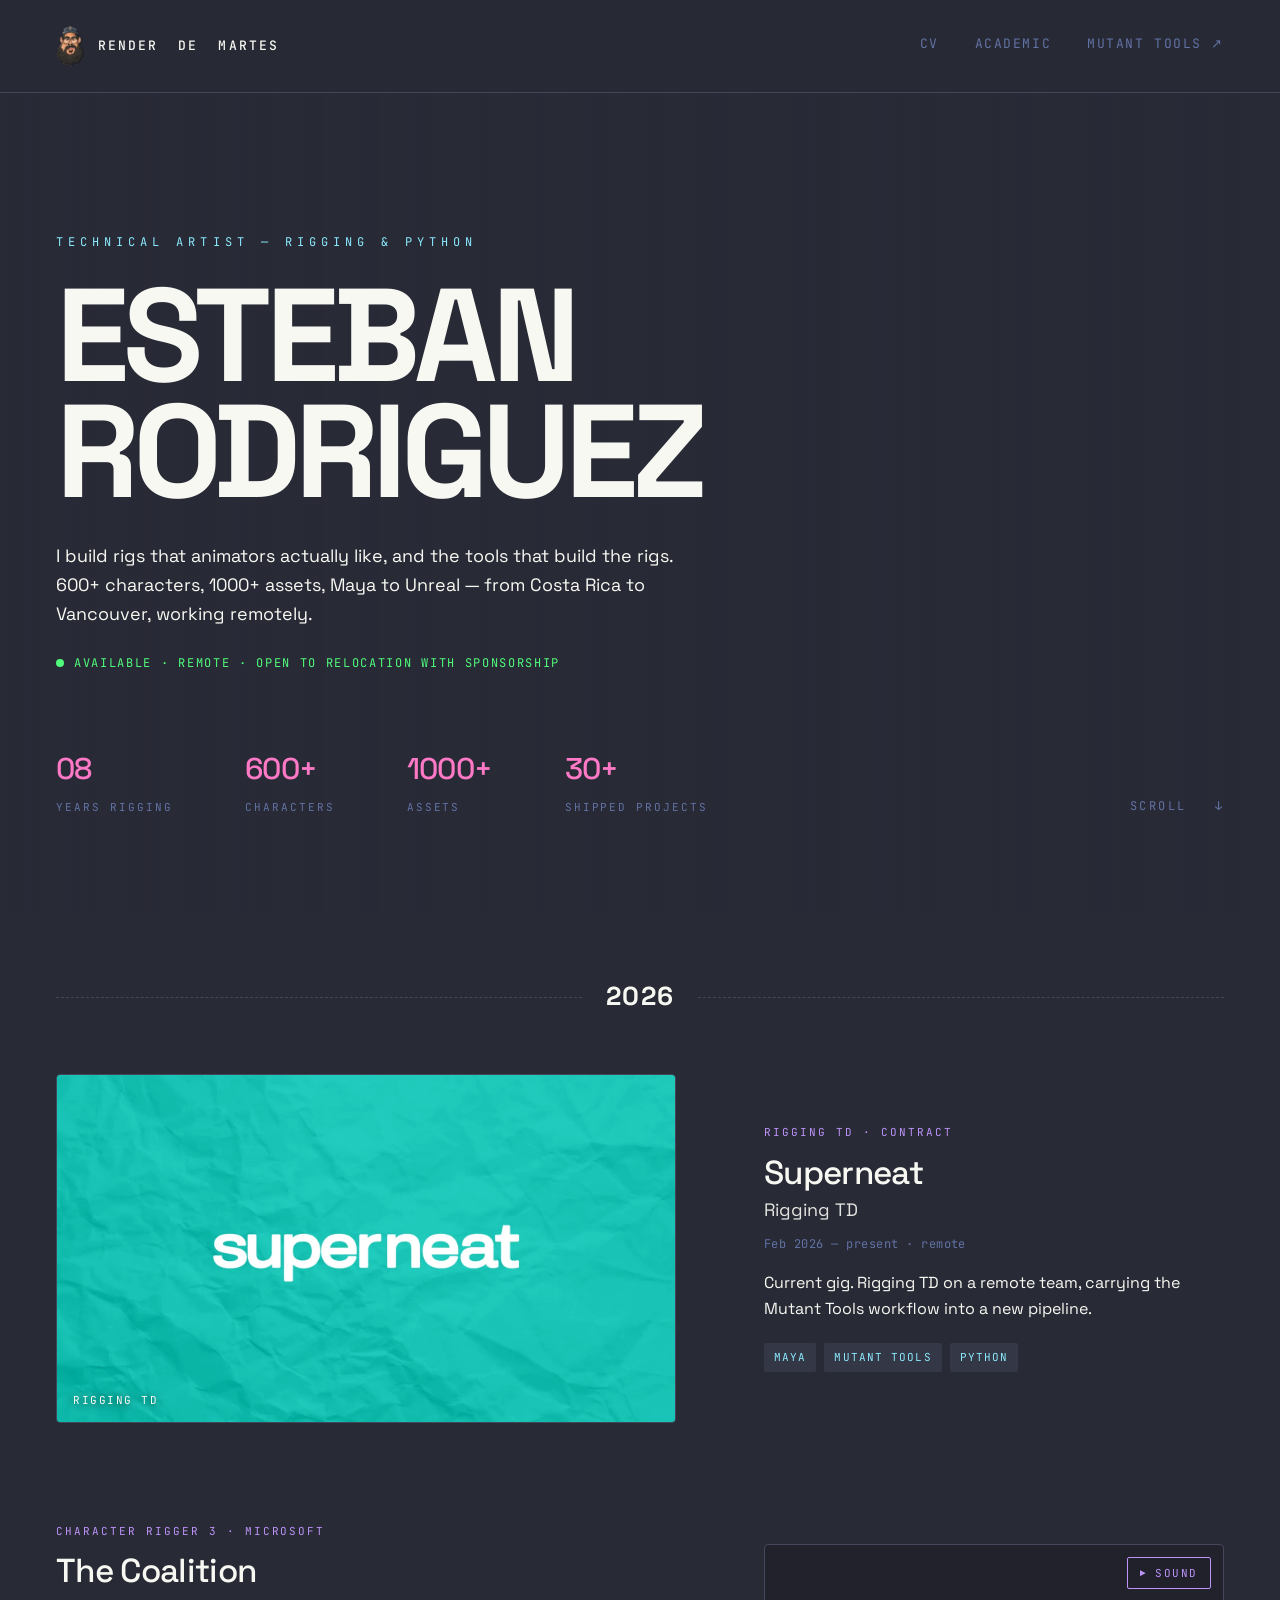
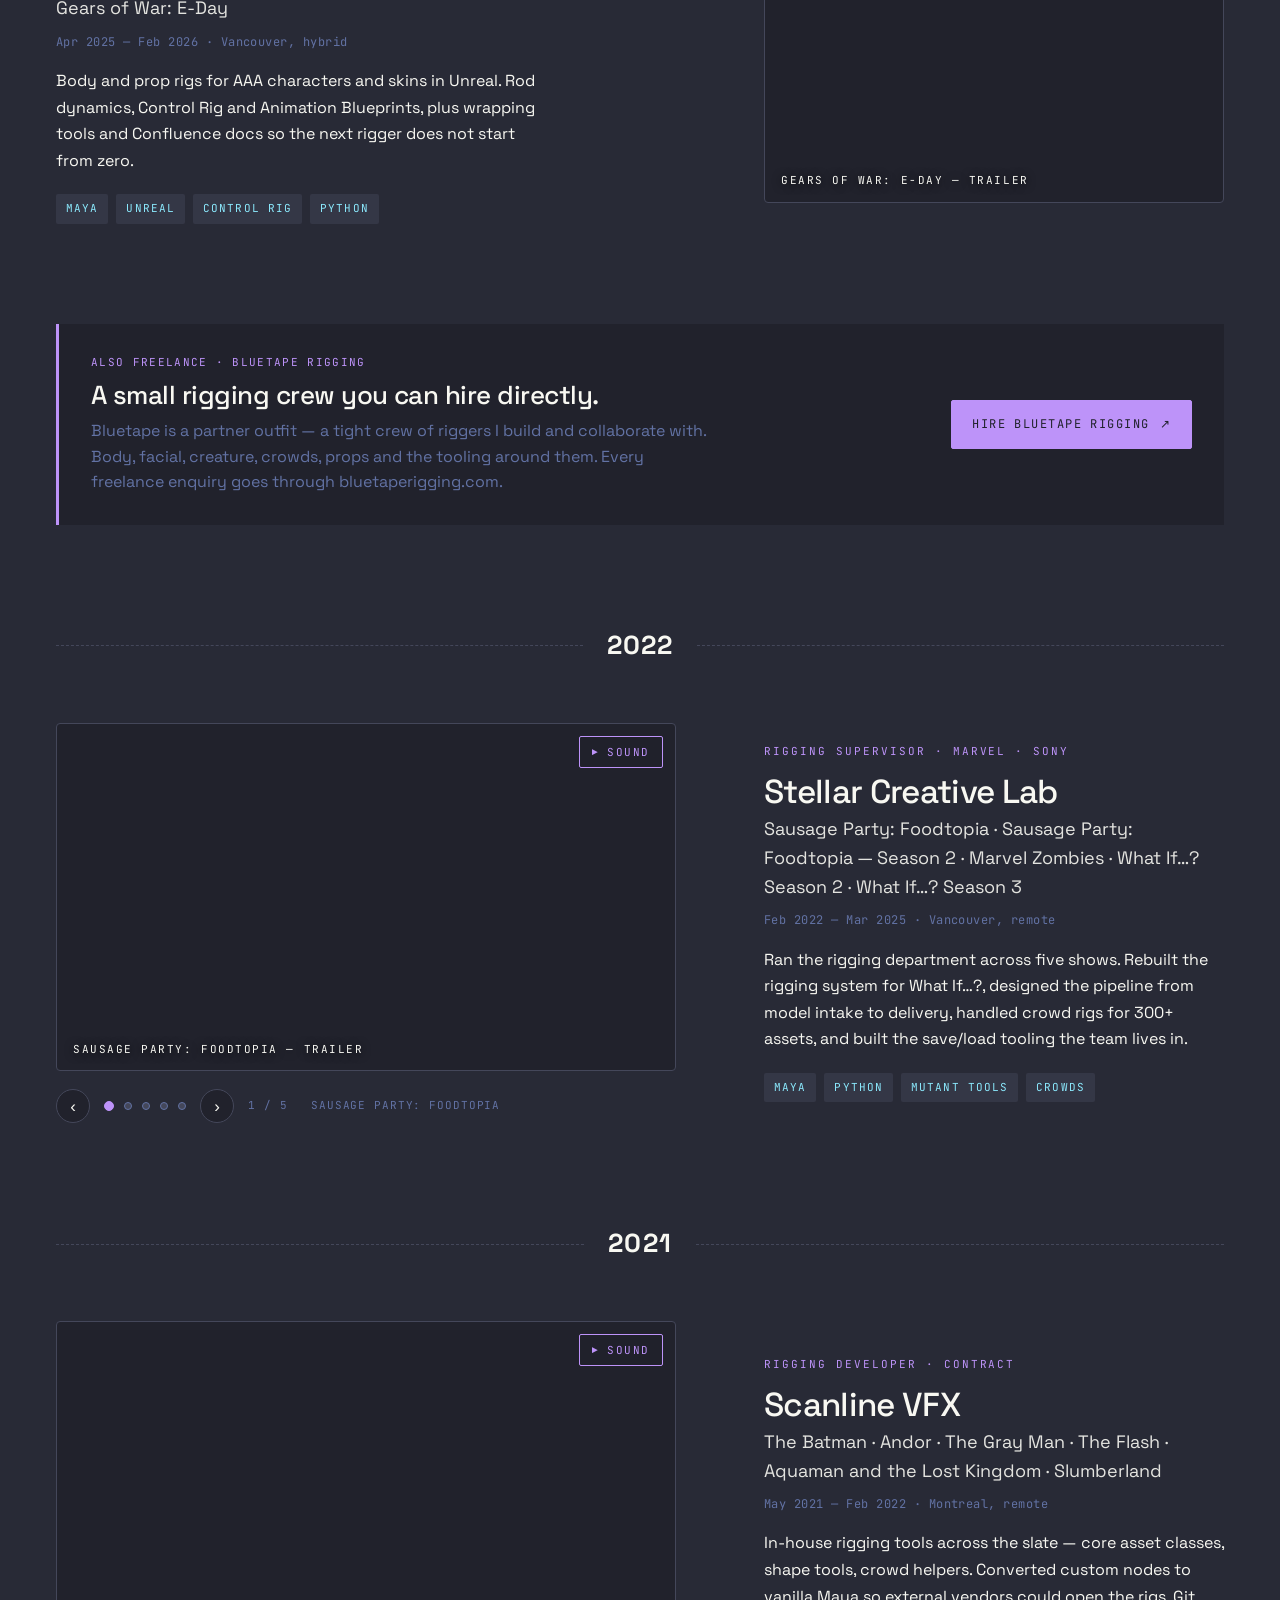
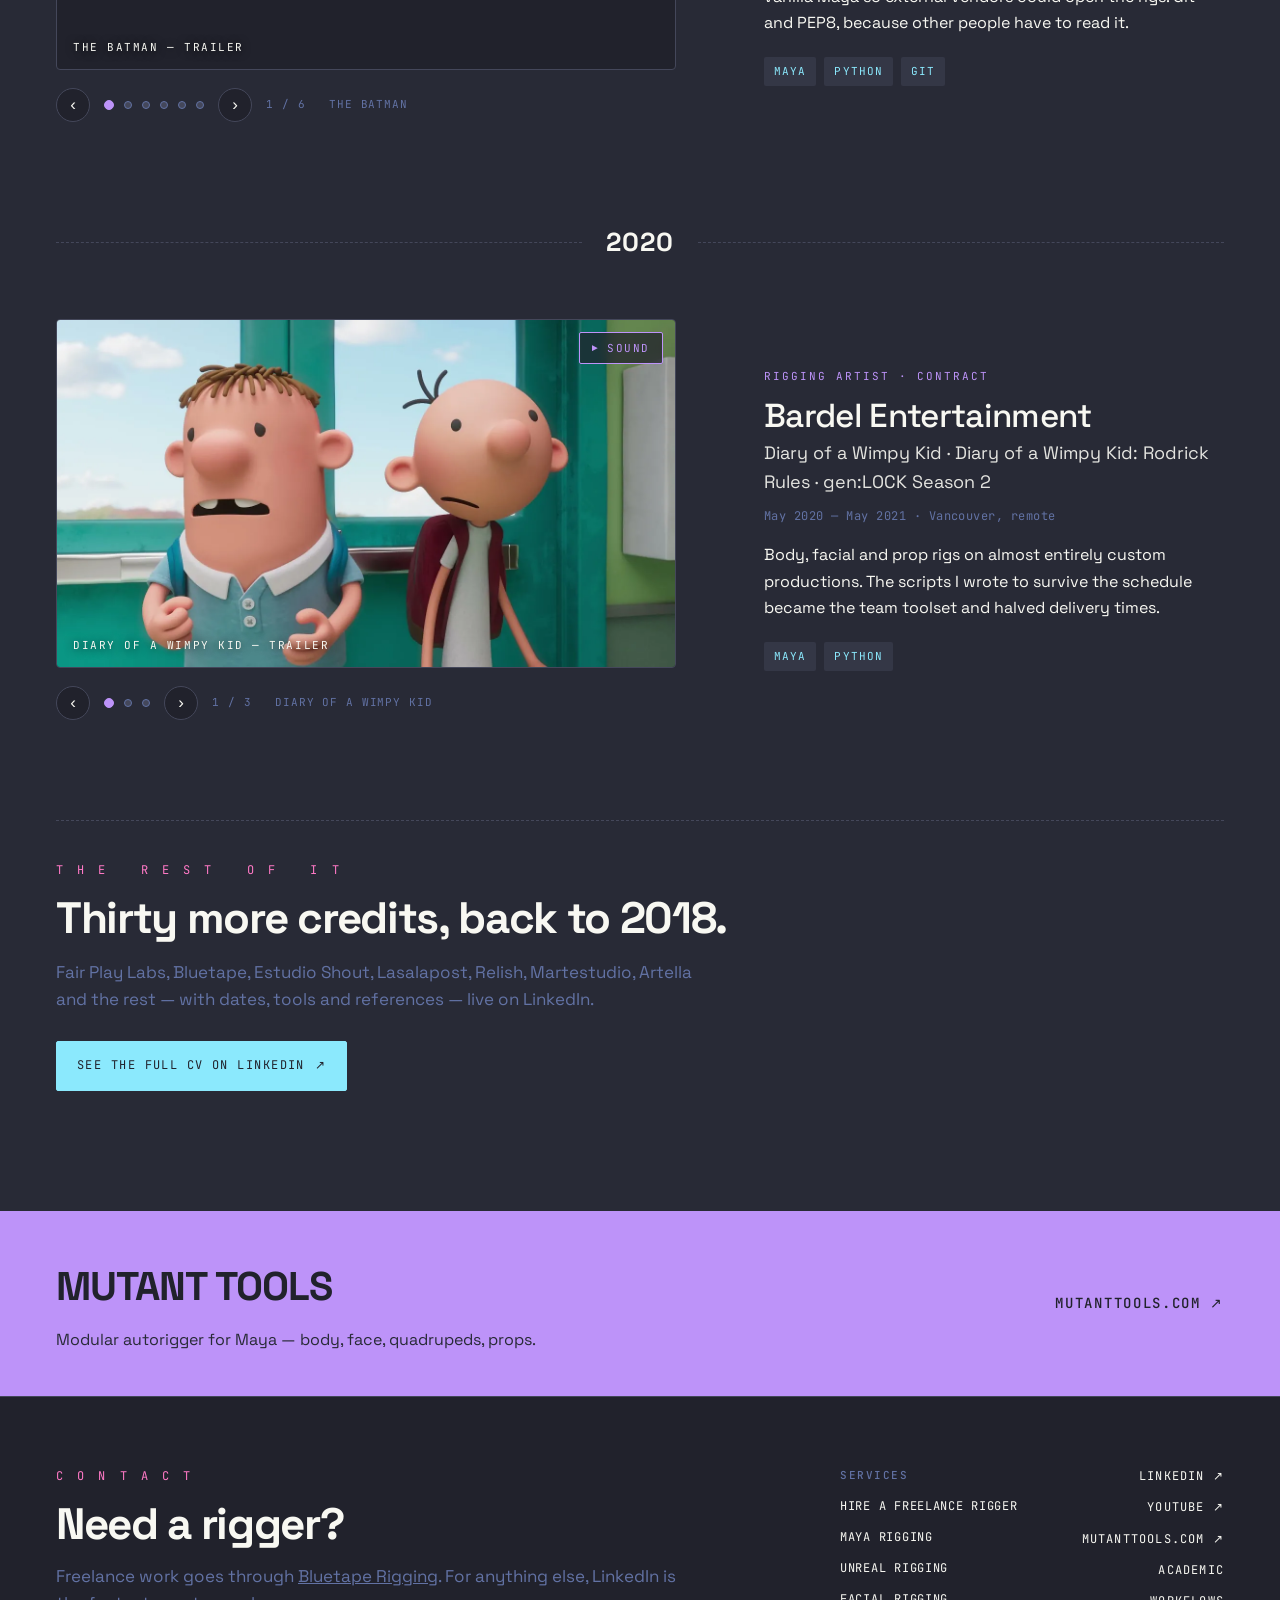
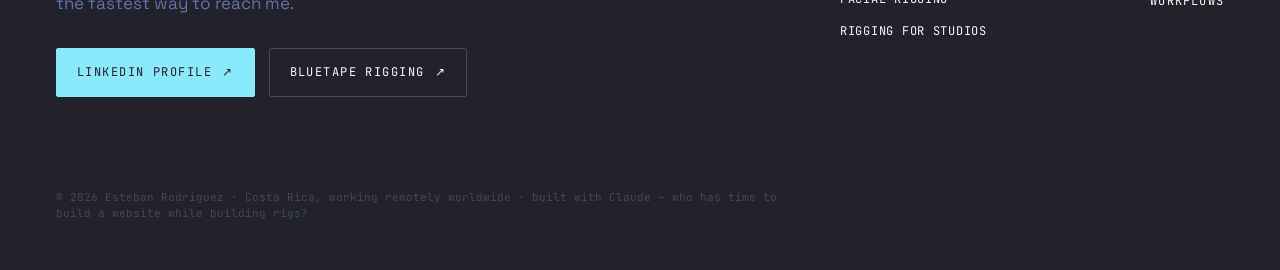
<file: index.html>
<!doctype html>
<html lang="en">
<head>
<meta charset="utf-8">
<meta name="viewport" content="width=device-width, initial-scale=1">
<title>Esteban Rodriguez — Rigger &amp; Rigging Tools Developer | Render de Martes</title>
<meta name="description" content="Character rigger and tools developer. Gears of War: E-Day, Marvel&#39;s What If…?, The Batman, Andor. Creator of Mutant Tools for Maya.">
<link rel="canonical" href="https://renderdemartes.com/">
<meta property="og:type" content="website">
<meta property="og:title" content="Esteban Rodriguez — Rigger &amp; Rigging Tools Developer | Render de Martes">
<meta property="og:description" content="Character rigger and tools developer. Gears of War: E-Day, Marvel&#39;s What If…?, The Batman, Andor. Creator of Mutant Tools for Maya.">
<meta property="og:url" content="https://renderdemartes.com/">
<meta property="og:image" content="https://renderdemartes.com/assets/img/og.jpg">
<meta property="og:image:width" content="1200">
<meta property="og:image:height" content="630">
<meta property="og:image:alt" content="Esteban Rodriguez - technical artist, rigging and Python">
<meta property="og:site_name" content="Render de Martes">
<meta name="twitter:card" content="summary_large_image">
<link rel="icon" href="assets/img/favicon.ico" sizes="any">
<link rel="icon" href="assets/img/favicon-32.png" type="image/png" sizes="32x32">
<link rel="apple-touch-icon" href="assets/img/apple-touch-icon.png">
<link rel="preload" href="assets/fonts/space-grotesk-700-latin.woff2" as="font" type="font/woff2" crossorigin>
<link rel="preload" href="assets/fonts/jetbrains-mono-400-latin.woff2" as="font" type="font/woff2" crossorigin>
<link rel="stylesheet" href="assets/css/fonts.css?v=7f36f3b8">
<link rel="stylesheet" href="assets/css/site.css?v=8be7aee8">
<script type="application/ld+json">{"@context": "https://schema.org", "@type": "Person", "name": "Esteban Rodriguez", "url": "https://renderdemartes.com/", "jobTitle": "Technical Artist — Rigging & Python", "description": "Character rigger and rigging tools developer. Maya, Unreal, Unity. Creator of Mutant Tools.", "address": {"@type": "PostalAddress", "addressLocality": "Vancouver", "addressRegion": "BC", "addressCountry": "CA"}, "sameAs": ["https://www.linkedin.com/in/esteban-rodriguez-488a68147/", "https://www.youtube.com/@renderdemartes6049", "https://mutanttools.com/"], "knowsAbout": ["Character rigging", "Autodesk Maya", "Unreal Engine", "Python", "Facial rigging", "Pipeline tools"]}</script>
</head>
<body>
<a class="skip" href="#main">Skip to content</a>

<header class="nav">
  <a class="nav__mark" href="/">
    <img class="nav__logo" src="assets/img/logo-mark.webp" srcset="assets/img/logo-mark@2x.webp 2x" width="66" height="96" alt="" decoding="async">
    <span class="hide-sm">RENDER&nbsp;&nbsp;DE&nbsp;&nbsp;MARTES</span><span class="only-sm">RDM</span>
  </a>
  <nav class="nav__links" aria-label="Sections">
    <a href="#cv" data-spy="cv" class=is-active>CV</a>
    <a href="/academic/">ACADEMIC</a>
    <a href="https://mutanttools.com/" target="_blank" rel="noopener"><span class="hide-sm">MUTANT </span>TOOLS <span aria-hidden="true">↗</span></a>
  </nav>
</header>
<main id="main">

  <section class="hero">
    <div class="hero__bg" data-yt-bg="AlBL_0YYsQQ" aria-hidden="true"></div>
    <p class="hero__eyebrow">TECHNICAL ARTIST — RIGGING &amp; PYTHON</p>
    <h1 class="hero__h1">ESTEBAN<br>RODRIGUEZ</h1>
    <p class="hero__lead">I build rigs that animators actually like, and the tools that build the rigs. 600+ characters, 1000+ assets, Maya to Unreal — from Costa Rica to Vancouver, working remotely.</p>
    <p class="hero__status"><span class="dot-live"></span>AVAILABLE · REMOTE · OPEN TO RELOCATION WITH SPONSORSHIP</p>
    <ul class="stats">
      <li><b>08</b><span>YEARS RIGGING</span></li>
      <li><b>600+</b><span>CHARACTERS</span></li>
      <li><b>1000+</b><span>ASSETS</span></li>
      <li><b>30+</b><span>SHIPPED PROJECTS</span></li>
    </ul>
    <p class="hero__scroll" aria-hidden="true">SCROLL&nbsp;&nbsp;&nbsp;↓</p>
  </section>

  <section id="cv" class="section">
      <div class="yearline reveal">
        <span class="yearline__dash"></span><span class="yearline__num">2026</span><span class="yearline__dash"></span>
      </div>
      <article class="row reveal">
        <div class="gallery" data-gallery><figure class="media is-active" data-title="Rigging TD" data-index="0"><img class="media__poster" src="assets/img/work/superneat.webp" alt="Rigging TD" loading="lazy" decoding="async"><figcaption class="media__cap">Rigging TD</figcaption></figure></div>
        <div class="credit">
          <p class="credit__role">RIGGING TD · CONTRACT</p>
          <h3 class="credit__studio">Superneat</h3>
          <p class="credit__project">Rigging TD</p>
          <p class="credit__meta">Feb 2026 — present · remote</p>
          <p class="credit__body">Current gig. Rigging TD on a remote team, carrying the Mutant Tools workflow into a new pipeline.</p>
          <ul class="chips"><li>MAYA</li><li>MUTANT TOOLS</li><li>PYTHON</li></ul>
        </div>
      </article>
      <article class="row row--flip reveal">
        <div class="gallery" data-gallery><figure class="media media--video is-active" data-yt="12m0bw1W_tk" data-title="Gears of War: E-Day" data-index="0"><img width="1280" height="720" class="media__poster" src="assets/img/still/gears-e-day.jpg" alt="Gears of War: E-Day" loading="lazy" decoding="async"><button class="media__sound" type="button" aria-label="Play with sound"><span class="media__sound-ico" aria-hidden="true">►</span><span class="media__sound-txt">SOUND</span></button><figcaption class="media__cap">Gears of War: E-Day — trailer</figcaption></figure></div>
        <div class="credit">
          <p class="credit__role">CHARACTER RIGGER 3 · MICROSOFT</p>
          <h3 class="credit__studio">The Coalition</h3>
          <p class="credit__project">Gears of War: E-Day</p>
          <p class="credit__meta">Apr 2025 — Feb 2026 · Vancouver, hybrid</p>
          <p class="credit__body">Body and prop rigs for AAA characters and skins in Unreal. Rod dynamics, Control Rig and Animation Blueprints, plus wrapping tools and Confluence docs so the next rigger does not start from zero.</p>
          <ul class="chips"><li>MAYA</li><li>UNREAL</li><li>CONTROL RIG</li><li>PYTHON</li></ul>
        </div>
      </article>
      <aside class="band reveal">
        <div class="band__copy">
          <p class="band__kicker">ALSO FREELANCE · BLUETAPE RIGGING</p>
          <h3 class="band__title">A small rigging crew you can hire directly.</h3>
          <p class="band__note">Bluetape is a partner outfit — a tight crew of riggers I build and collaborate with. Body, facial, creature, crowds, props and the tooling around them. Every freelance enquiry goes through bluetaperigging.com.</p>
        </div>
        <a class="btn" href="https://bluetaperigging.com/" target="_blank" rel="noopener">HIRE BLUETAPE RIGGING <span aria-hidden="true">↗</span></a>
      </aside>
      <div class="yearline reveal">
        <span class="yearline__dash"></span><span class="yearline__num">2022</span><span class="yearline__dash"></span>
      </div>
      <article class="row reveal">
        <div class="gallery" data-gallery>
          <figure class="media media--video is-active" data-yt="JrmC2uJXsMM" data-title="Sausage Party: Foodtopia" data-index="0"><img class="media__poster" src="assets/img/still/foodtopia-s1.webp" alt="Sausage Party: Foodtopia" loading="lazy" decoding="async"><button class="media__sound" type="button" aria-label="Play with sound"><span class="media__sound-ico" aria-hidden="true">►</span><span class="media__sound-txt">SOUND</span></button><figcaption class="media__cap">Sausage Party: Foodtopia — trailer</figcaption></figure><figure class="media" data-title="Sausage Party: Foodtopia — Season 2" data-index="1"><img class="media__poster" src="assets/img/still/foodtopia-s1.webp" alt="Sausage Party: Foodtopia — Season 2" loading="lazy" decoding="async"><figcaption class="media__cap">Sausage Party: Foodtopia — Season 2</figcaption></figure><figure class="media media--video" data-yt="twHYF506-9Y" data-title="Marvel Zombies" data-index="2"><img class="media__poster" src="assets/img/still/marvel-zombies.webp" alt="Marvel Zombies" loading="lazy" decoding="async"><button class="media__sound" type="button" aria-label="Play with sound"><span class="media__sound-ico" aria-hidden="true">►</span><span class="media__sound-txt">SOUND</span></button><figcaption class="media__cap">Marvel Zombies — trailer</figcaption></figure><figure class="media media--video" data-yt="TiEVqZ2Bc_c" data-title="What If…? Season 2" data-index="3"><img class="media__poster" src="assets/img/still/what-if-s2.webp" alt="What If…? Season 2" loading="lazy" decoding="async"><button class="media__sound" type="button" aria-label="Play with sound"><span class="media__sound-ico" aria-hidden="true">►</span><span class="media__sound-txt">SOUND</span></button><figcaption class="media__cap">What If…? Season 2 — trailer</figcaption></figure><figure class="media media--video" data-yt="umiKiW4En9g" data-title="What If…? Season 3" data-index="4"><img class="media__poster" src="assets/img/still/what-if-s3.webp" alt="What If…? Season 3" loading="lazy" decoding="async"><button class="media__sound" type="button" aria-label="Play with sound"><span class="media__sound-ico" aria-hidden="true">►</span><span class="media__sound-txt">SOUND</span></button><figcaption class="media__cap">What If…? Season 3 — trailer</figcaption></figure>
          <div class="gallery__bar">
            <button class="gallery__arrow" type="button" data-prev aria-label="Previous show">&lsaquo;</button>
            <div class="dots" role="tablist" aria-label="Shows"><button class="dot" type="button" role="tab" data-index="0" aria-selected="true" aria-label="Sausage Party: Foodtopia"></button><button class="dot" type="button" role="tab" data-index="1" aria-selected="false" aria-label="Sausage Party: Foodtopia — Season 2"></button><button class="dot" type="button" role="tab" data-index="2" aria-selected="false" aria-label="Marvel Zombies"></button><button class="dot" type="button" role="tab" data-index="3" aria-selected="false" aria-label="What If…? Season 2"></button><button class="dot" type="button" role="tab" data-index="4" aria-selected="false" aria-label="What If…? Season 3"></button></div>
            <button class="gallery__arrow" type="button" data-next aria-label="Next show">&rsaquo;</button>
            <p class="gallery__label" data-gallery-label>1 / 5 &nbsp; SAUSAGE PARTY: FOODTOPIA</p>
          </div>
        </div>
        <div class="credit">
          <p class="credit__role">RIGGING SUPERVISOR · MARVEL · SONY</p>
          <h3 class="credit__studio">Stellar Creative Lab</h3>
          <p class="credit__project">Sausage Party: Foodtopia · Sausage Party: Foodtopia — Season 2 · Marvel Zombies · What If…? Season 2 · What If…? Season 3</p>
          <p class="credit__meta">Feb 2022 — Mar 2025 · Vancouver, remote</p>
          <p class="credit__body">Ran the rigging department across five shows. Rebuilt the rigging system for What If…?, designed the pipeline from model intake to delivery, handled crowd rigs for 300+ assets, and built the save/load tooling the team lives in.</p>
          <ul class="chips"><li>MAYA</li><li>PYTHON</li><li>MUTANT TOOLS</li><li>CROWDS</li></ul>
        </div>
      </article>
      <div class="yearline reveal">
        <span class="yearline__dash"></span><span class="yearline__num">2021</span><span class="yearline__dash"></span>
      </div>
      <article class="row reveal">
        <div class="gallery" data-gallery>
          <figure class="media media--video is-active" data-yt="fWQrd6cwJ0A" data-title="The Batman" data-index="0"><img class="media__poster" src="assets/img/still/the-batman.webp" alt="The Batman" loading="lazy" decoding="async"><button class="media__sound" type="button" aria-label="Play with sound"><span class="media__sound-ico" aria-hidden="true">►</span><span class="media__sound-txt">SOUND</span></button><figcaption class="media__cap">The Batman — trailer</figcaption></figure><figure class="media media--video" data-yt="cKOegEuCcfw" data-title="Andor" data-index="1"><img class="media__poster" src="assets/img/still/andor.webp" alt="Andor" loading="lazy" decoding="async"><button class="media__sound" type="button" aria-label="Play with sound"><span class="media__sound-ico" aria-hidden="true">►</span><span class="media__sound-txt">SOUND</span></button><figcaption class="media__cap">Andor — trailer</figcaption></figure><figure class="media media--video" data-yt="BmllggGO4pM" data-title="The Gray Man" data-index="2"><img class="media__poster" src="assets/img/still/gray-man.webp" alt="The Gray Man" loading="lazy" decoding="async"><button class="media__sound" type="button" aria-label="Play with sound"><span class="media__sound-ico" aria-hidden="true">►</span><span class="media__sound-txt">SOUND</span></button><figcaption class="media__cap">The Gray Man — trailer</figcaption></figure><figure class="media media--video" data-yt="r51cYVZWKdY" data-title="The Flash" data-index="3"><img class="media__poster" src="assets/img/still/the-flash.webp" alt="The Flash" loading="lazy" decoding="async"><button class="media__sound" type="button" aria-label="Play with sound"><span class="media__sound-ico" aria-hidden="true">►</span><span class="media__sound-txt">SOUND</span></button><figcaption class="media__cap">The Flash — trailer</figcaption></figure><figure class="media media--video" data-yt="FV3bqvOHRQo" data-title="Aquaman and the Lost Kingdom" data-index="4"><img class="media__poster" src="assets/img/still/aquaman-2.webp" alt="Aquaman and the Lost Kingdom" loading="lazy" decoding="async"><button class="media__sound" type="button" aria-label="Play with sound"><span class="media__sound-ico" aria-hidden="true">►</span><span class="media__sound-txt">SOUND</span></button><figcaption class="media__cap">Aquaman and the Lost Kingdom — trailer</figcaption></figure><figure class="media media--video" data-yt="FBnkVJslRGo" data-title="Slumberland" data-index="5"><img class="media__poster" src="assets/img/still/slumberland.webp" alt="Slumberland" loading="lazy" decoding="async"><button class="media__sound" type="button" aria-label="Play with sound"><span class="media__sound-ico" aria-hidden="true">►</span><span class="media__sound-txt">SOUND</span></button><figcaption class="media__cap">Slumberland — trailer</figcaption></figure>
          <div class="gallery__bar">
            <button class="gallery__arrow" type="button" data-prev aria-label="Previous show">&lsaquo;</button>
            <div class="dots" role="tablist" aria-label="Shows"><button class="dot" type="button" role="tab" data-index="0" aria-selected="true" aria-label="The Batman"></button><button class="dot" type="button" role="tab" data-index="1" aria-selected="false" aria-label="Andor"></button><button class="dot" type="button" role="tab" data-index="2" aria-selected="false" aria-label="The Gray Man"></button><button class="dot" type="button" role="tab" data-index="3" aria-selected="false" aria-label="The Flash"></button><button class="dot" type="button" role="tab" data-index="4" aria-selected="false" aria-label="Aquaman and the Lost Kingdom"></button><button class="dot" type="button" role="tab" data-index="5" aria-selected="false" aria-label="Slumberland"></button></div>
            <button class="gallery__arrow" type="button" data-next aria-label="Next show">&rsaquo;</button>
            <p class="gallery__label" data-gallery-label>1 / 6 &nbsp; THE BATMAN</p>
          </div>
        </div>
        <div class="credit">
          <p class="credit__role">RIGGING DEVELOPER · CONTRACT</p>
          <h3 class="credit__studio">Scanline VFX</h3>
          <p class="credit__project">The Batman · Andor · The Gray Man · The Flash · Aquaman and the Lost Kingdom · Slumberland</p>
          <p class="credit__meta">May 2021 — Feb 2022 · Montreal, remote</p>
          <p class="credit__body">In-house rigging tools across the slate — core asset classes, shape tools, crowd helpers. Converted custom nodes to vanilla Maya so external vendors could open the rigs. Git and PEP8, because other people have to read it.</p>
          <ul class="chips"><li>MAYA</li><li>PYTHON</li><li>GIT</li></ul>
        </div>
      </article>
      <div class="yearline reveal">
        <span class="yearline__dash"></span><span class="yearline__num">2020</span><span class="yearline__dash"></span>
      </div>
      <article class="row reveal">
        <div class="gallery" data-gallery>
          <figure class="media media--video is-active" data-yt="a_DhEoPJHes" data-title="Diary of a Wimpy Kid" data-index="0"><img class="media__poster" src="assets/img/still/wimpy-kid.webp" alt="Diary of a Wimpy Kid" loading="lazy" decoding="async"><button class="media__sound" type="button" aria-label="Play with sound"><span class="media__sound-ico" aria-hidden="true">►</span><span class="media__sound-txt">SOUND</span></button><figcaption class="media__cap">Diary of a Wimpy Kid — trailer</figcaption></figure><figure class="media media--video" data-yt="lwKHUxX0YdU" data-title="Diary of a Wimpy Kid: Rodrick Rules" data-index="1"><img class="media__poster" src="assets/img/still/wimpy-rodrick.webp" alt="Diary of a Wimpy Kid: Rodrick Rules" loading="lazy" decoding="async"><button class="media__sound" type="button" aria-label="Play with sound"><span class="media__sound-ico" aria-hidden="true">►</span><span class="media__sound-txt">SOUND</span></button><figcaption class="media__cap">Diary of a Wimpy Kid: Rodrick Rules — trailer</figcaption></figure><figure class="media media--video" data-yt="3FGAsgos8UE" data-title="gen:LOCK Season 2" data-index="2"><img class="media__poster" src="assets/img/still/genlock-s2.webp" alt="gen:LOCK Season 2" loading="lazy" decoding="async"><button class="media__sound" type="button" aria-label="Play with sound"><span class="media__sound-ico" aria-hidden="true">►</span><span class="media__sound-txt">SOUND</span></button><figcaption class="media__cap">gen:LOCK Season 2 — trailer</figcaption></figure>
          <div class="gallery__bar">
            <button class="gallery__arrow" type="button" data-prev aria-label="Previous show">&lsaquo;</button>
            <div class="dots" role="tablist" aria-label="Shows"><button class="dot" type="button" role="tab" data-index="0" aria-selected="true" aria-label="Diary of a Wimpy Kid"></button><button class="dot" type="button" role="tab" data-index="1" aria-selected="false" aria-label="Diary of a Wimpy Kid: Rodrick Rules"></button><button class="dot" type="button" role="tab" data-index="2" aria-selected="false" aria-label="gen:LOCK Season 2"></button></div>
            <button class="gallery__arrow" type="button" data-next aria-label="Next show">&rsaquo;</button>
            <p class="gallery__label" data-gallery-label>1 / 3 &nbsp; DIARY OF A WIMPY KID</p>
          </div>
        </div>
        <div class="credit">
          <p class="credit__role">RIGGING ARTIST · CONTRACT</p>
          <h3 class="credit__studio">Bardel Entertainment</h3>
          <p class="credit__project">Diary of a Wimpy Kid · Diary of a Wimpy Kid: Rodrick Rules · gen:LOCK Season 2</p>
          <p class="credit__meta">May 2020 — May 2021 · Vancouver, remote</p>
          <p class="credit__body">Body, facial and prop rigs on almost entirely custom productions. The scripts I wrote to survive the schedule became the team toolset and halved delivery times.</p>
          <ul class="chips"><li>MAYA</li><li>PYTHON</li></ul>
        </div>
      </article>

      <div class="close reveal">
        <p class="section__kicker">T H E &nbsp; R E S T &nbsp; O F &nbsp; I T</p>
        <h2 class="close__title">Thirty more credits, back to 2018.</h2>
        <p class="close__lead">Fair Play Labs, Bluetape, Estudio Shout, Lasalapost, Relish, Martestudio, Artella and the rest — with dates, tools and references — live on LinkedIn.</p>
        <p><a class="btn btn--cyan" href="https://www.linkedin.com/in/esteban-rodriguez-488a68147/" target="_blank" rel="noopener">SEE THE FULL CV ON LINKEDIN <span aria-hidden="true">↗</span></a></p>
      </div>
  </section>

</main>

  <a class="outbound" href="https://mutanttools.com/" target="_blank" rel="noopener">
    <span class="outbound__left">
      <span class="outbound__title">MUTANT TOOLS</span>
      <span class="outbound__note">Modular autorigger for Maya — body, face, quadrupeds, props.</span>
    </span>
    <span class="outbound__go">MUTANTTOOLS.COM <span aria-hidden="true">↗</span></span>
  </a>

<footer class="foot" id="contact">
  <div class="foot__contact">
    <p class="section__kicker">C O N T A C T</p>
    <h2 class="foot__title">Need a rigger?</h2>
    <p class="foot__lead">Freelance work goes through <a href="https://bluetaperigging.com/" target="_blank" rel="noopener">Bluetape Rigging</a>. For anything else, LinkedIn is the fastest way to reach me.</p>
    <p class="foot__btns">
      <a class="btn btn--cyan" href="https://www.linkedin.com/in/esteban-rodriguez-488a68147/" target="_blank" rel="noopener">LINKEDIN PROFILE <span aria-hidden="true">↗</span></a>
      <a class="btn btn--ghost" href="https://bluetaperigging.com/" target="_blank" rel="noopener">BLUETAPE RIGGING <span aria-hidden="true">↗</span></a>
    </p>
  </div>
  <nav class="foot__services" aria-label="Services">
    <p class="foot__colhead">SERVICES</p>
    <a href="/hire-a-freelance-character-rigger/">HIRE A FREELANCE RIGGER</a>
    <a href="/maya-rigging-services/">MAYA RIGGING</a>
    <a href="/unreal-engine-character-rigging/">UNREAL RIGGING</a>
    <a href="/facial-rigging-services/">FACIAL RIGGING</a>
    <a href="/rigging-outsourcing-for-studios/">RIGGING FOR STUDIOS</a>
  </nav>
  <nav class="foot__links" aria-label="Elsewhere">
    <a href="https://www.linkedin.com/in/esteban-rodriguez-488a68147/" target="_blank" rel="noopener">LINKEDIN ↗</a>
    <a href="https://www.youtube.com/@renderdemartes6049/videos" target="_blank" rel="noopener">YOUTUBE ↗</a>
    <a href="https://mutanttools.com/" target="_blank" rel="noopener">MUTANTTOOLS.COM ↗</a>
    <a href="/academic/">ACADEMIC</a>
    <a href="/creature-rigging/">WORKFLOWS</a>
  </nav>
  <p class="foot__fine">© 2026 Esteban Rodriguez · Costa Rica, working remotely worldwide · built with Claude — who has time to build a website while building rigs?</p>
</footer>

<script src="assets/js/site.js?v=4e685639" defer></script>
</body>
</html>
</file>
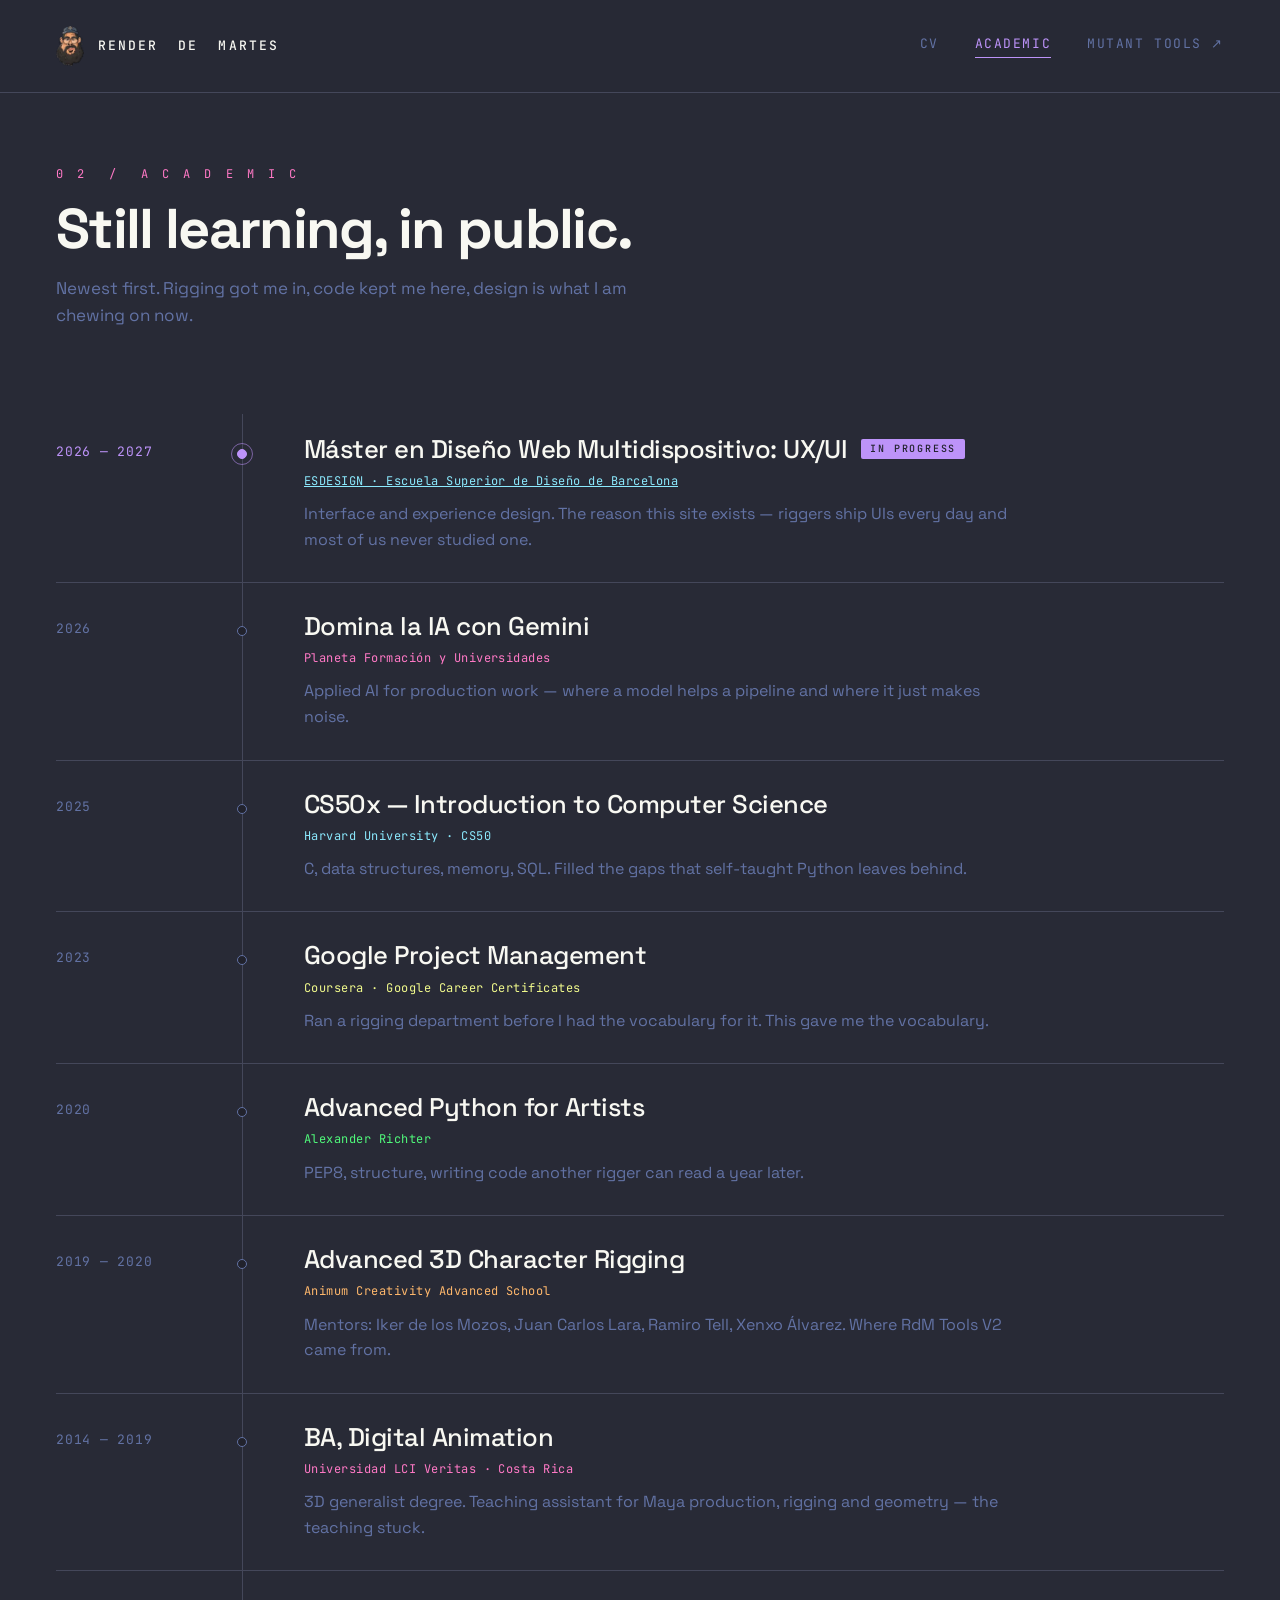
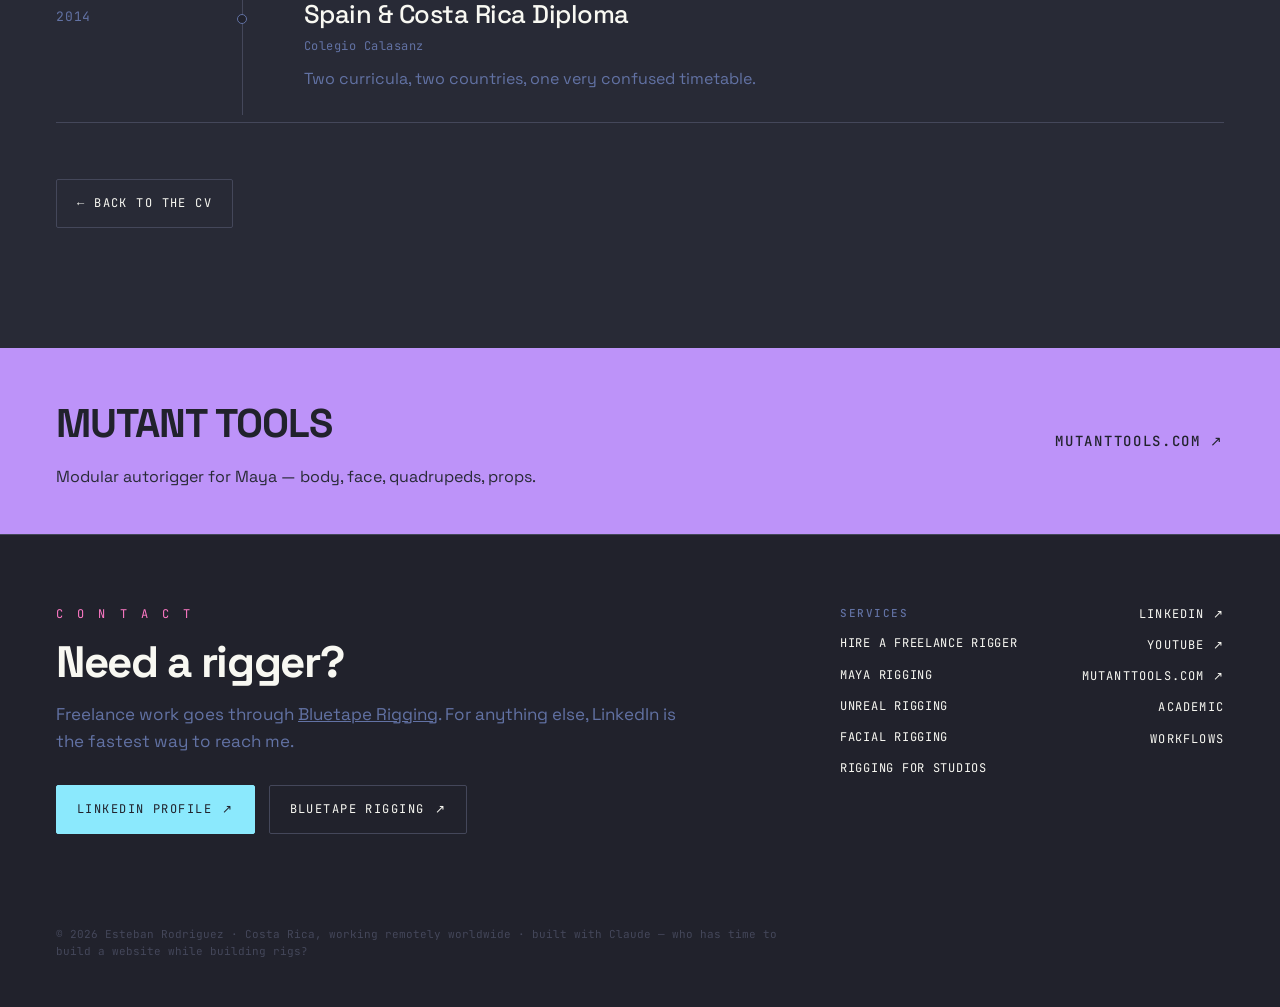
<file: academic/index.html>
<!doctype html>
<html lang="en">
<head>
<meta charset="utf-8">
<meta name="viewport" content="width=device-width, initial-scale=1">
<title>Academic — Esteban Rodriguez | Render de Martes</title>
<meta name="description" content="Degrees, certificates and courses: UX/UI master at ESDESIGN, CS50x, Google Project Management, Animum advanced rigging, BA in Digital Animation.">
<link rel="canonical" href="https://renderdemartes.com/academic/">
<meta property="og:type" content="website">
<meta property="og:title" content="Academic — Esteban Rodriguez | Render de Martes">
<meta property="og:description" content="Degrees, certificates and courses: UX/UI master at ESDESIGN, CS50x, Google Project Management, Animum advanced rigging, BA in Digital Animation.">
<meta property="og:url" content="https://renderdemartes.com/academic/">
<meta property="og:image" content="https://renderdemartes.com/assets/img/og.jpg">
<meta property="og:image:width" content="1200">
<meta property="og:image:height" content="630">
<meta property="og:image:alt" content="Esteban Rodriguez - technical artist, rigging and Python">
<meta property="og:site_name" content="Render de Martes">
<meta name="twitter:card" content="summary_large_image">
<link rel="icon" href="/assets/img/favicon.ico" sizes="any">
<link rel="icon" href="/assets/img/favicon-32.png" type="image/png" sizes="32x32">
<link rel="apple-touch-icon" href="/assets/img/apple-touch-icon.png">
<link rel="preload" href="/assets/fonts/space-grotesk-700-latin.woff2" as="font" type="font/woff2" crossorigin>
<link rel="preload" href="/assets/fonts/jetbrains-mono-400-latin.woff2" as="font" type="font/woff2" crossorigin>
<link rel="stylesheet" href="/assets/css/fonts.css?v=7f36f3b8">
<link rel="stylesheet" href="/assets/css/site.css?v=8be7aee8">
<script type="application/ld+json">{"@context": "https://schema.org", "@type": "Person", "name": "Esteban Rodriguez", "url": "https://renderdemartes.com/", "jobTitle": "Technical Artist — Rigging & Python", "description": "Character rigger and rigging tools developer. Maya, Unreal, Unity. Creator of Mutant Tools.", "address": {"@type": "PostalAddress", "addressLocality": "Vancouver", "addressRegion": "BC", "addressCountry": "CA"}, "sameAs": ["https://www.linkedin.com/in/esteban-rodriguez-488a68147/", "https://www.youtube.com/@renderdemartes6049", "https://mutanttools.com/"], "knowsAbout": ["Character rigging", "Autodesk Maya", "Unreal Engine", "Python", "Facial rigging", "Pipeline tools"]}</script>
</head>
<body>
<a class="skip" href="#main">Skip to content</a>

<header class="nav">
  <a class="nav__mark" href="/">
    <img class="nav__logo" src="/assets/img/logo-mark.webp" srcset="/assets/img/logo-mark@2x.webp 2x" width="66" height="96" alt="" decoding="async">
    <span class="hide-sm">RENDER&nbsp;&nbsp;DE&nbsp;&nbsp;MARTES</span><span class="only-sm">RDM</span>
  </a>
  <nav class="nav__links" aria-label="Sections">
    <a href="/">CV</a>
    <a href="/academic/" class="is-active">ACADEMIC</a>
    <a href="https://mutanttools.com/" target="_blank" rel="noopener"><span class="hide-sm">MUTANT </span>TOOLS <span aria-hidden="true">↗</span></a>
  </nav>
</header>
<main id="main">
  <section class="section section--page">
    <header class="section__head reveal">
      <p class="section__kicker">0 2 &nbsp;/&nbsp; A C A D E M I C</p>
      <h1 class="section__title">Still learning, in public.</h1>
      <p class="section__lead">Newest first. Rigging got me in, code kept me here, design is what I am chewing on now.</p>
    </header>
    <ol class="timeline">
      <li class="study reveal study--live" data-accent="purple">
        <span class="study__year">2026 — 2027</span>
        <span class="study__node" aria-hidden="true"></span>
        <div class="study__body">
          <h3 class="study__title">Máster en Diseño Web Multidispositivo: UX/UI<span class="tag">IN PROGRESS</span></h3>
          <p class="study__school"><a href="https://www.esdesignbarcelona.es/" target="_blank" rel="noopener">ESDESIGN · Escuela Superior de Diseño de Barcelona</a></p>
          <p class="study__note">Interface and experience design. The reason this site exists — riggers ship UIs every day and most of us never studied one.</p>
        </div>
      </li>
      <li class="study reveal" data-accent="pink">
        <span class="study__year">2026</span>
        <span class="study__node" aria-hidden="true"></span>
        <div class="study__body">
          <h3 class="study__title">Domina la IA con Gemini</h3>
          <p class="study__school">Planeta Formación y Universidades</p>
          <p class="study__note">Applied AI for production work — where a model helps a pipeline and where it just makes noise.</p>
        </div>
      </li>
      <li class="study reveal" data-accent="cyan">
        <span class="study__year">2025</span>
        <span class="study__node" aria-hidden="true"></span>
        <div class="study__body">
          <h3 class="study__title">CS50x — Introduction to Computer Science</h3>
          <p class="study__school">Harvard University · CS50</p>
          <p class="study__note">C, data structures, memory, SQL. Filled the gaps that self-taught Python leaves behind.</p>
        </div>
      </li>
      <li class="study reveal" data-accent="yellow">
        <span class="study__year">2023</span>
        <span class="study__node" aria-hidden="true"></span>
        <div class="study__body">
          <h3 class="study__title">Google Project Management</h3>
          <p class="study__school">Coursera · Google Career Certificates</p>
          <p class="study__note">Ran a rigging department before I had the vocabulary for it. This gave me the vocabulary.</p>
        </div>
      </li>
      <li class="study reveal" data-accent="green">
        <span class="study__year">2020</span>
        <span class="study__node" aria-hidden="true"></span>
        <div class="study__body">
          <h3 class="study__title">Advanced Python for Artists</h3>
          <p class="study__school">Alexander Richter</p>
          <p class="study__note">PEP8, structure, writing code another rigger can read a year later.</p>
        </div>
      </li>
      <li class="study reveal" data-accent="orange">
        <span class="study__year">2019 — 2020</span>
        <span class="study__node" aria-hidden="true"></span>
        <div class="study__body">
          <h3 class="study__title">Advanced 3D Character Rigging</h3>
          <p class="study__school">Animum Creativity Advanced School</p>
          <p class="study__note">Mentors: Iker de los Mozos, Juan Carlos Lara, Ramiro Tell, Xenxo Álvarez. Where RdM Tools V2 came from.</p>
        </div>
      </li>
      <li class="study reveal" data-accent="pink">
        <span class="study__year">2014 — 2019</span>
        <span class="study__node" aria-hidden="true"></span>
        <div class="study__body">
          <h3 class="study__title">BA, Digital Animation</h3>
          <p class="study__school">Universidad LCI Veritas · Costa Rica</p>
          <p class="study__note">3D generalist degree. Teaching assistant for Maya production, rigging and geometry — the teaching stuck.</p>
        </div>
      </li>
      <li class="study reveal" data-accent="muted">
        <span class="study__year">2014</span>
        <span class="study__node" aria-hidden="true"></span>
        <div class="study__body">
          <h3 class="study__title">Spain &amp; Costa Rica Diploma</h3>
          <p class="study__school">Colegio Calasanz</p>
          <p class="study__note">Two curricula, two countries, one very confused timetable.</p>
        </div>
      </li>
    </ol>
    <p class="back reveal"><a class="btn btn--ghost" href="/">← BACK TO THE CV</a></p>
  </section>
</main>

  <a class="outbound" href="https://mutanttools.com/" target="_blank" rel="noopener">
    <span class="outbound__left">
      <span class="outbound__title">MUTANT TOOLS</span>
      <span class="outbound__note">Modular autorigger for Maya — body, face, quadrupeds, props.</span>
    </span>
    <span class="outbound__go">MUTANTTOOLS.COM <span aria-hidden="true">↗</span></span>
  </a>

<footer class="foot" id="contact">
  <div class="foot__contact">
    <p class="section__kicker">C O N T A C T</p>
    <h2 class="foot__title">Need a rigger?</h2>
    <p class="foot__lead">Freelance work goes through <a href="https://bluetaperigging.com/" target="_blank" rel="noopener">Bluetape Rigging</a>. For anything else, LinkedIn is the fastest way to reach me.</p>
    <p class="foot__btns">
      <a class="btn btn--cyan" href="https://www.linkedin.com/in/esteban-rodriguez-488a68147/" target="_blank" rel="noopener">LINKEDIN PROFILE <span aria-hidden="true">↗</span></a>
      <a class="btn btn--ghost" href="https://bluetaperigging.com/" target="_blank" rel="noopener">BLUETAPE RIGGING <span aria-hidden="true">↗</span></a>
    </p>
  </div>
  <nav class="foot__services" aria-label="Services">
    <p class="foot__colhead">SERVICES</p>
    <a href="/hire-a-freelance-character-rigger/">HIRE A FREELANCE RIGGER</a>
    <a href="/maya-rigging-services/">MAYA RIGGING</a>
    <a href="/unreal-engine-character-rigging/">UNREAL RIGGING</a>
    <a href="/facial-rigging-services/">FACIAL RIGGING</a>
    <a href="/rigging-outsourcing-for-studios/">RIGGING FOR STUDIOS</a>
  </nav>
  <nav class="foot__links" aria-label="Elsewhere">
    <a href="https://www.linkedin.com/in/esteban-rodriguez-488a68147/" target="_blank" rel="noopener">LINKEDIN ↗</a>
    <a href="https://www.youtube.com/@renderdemartes6049/videos" target="_blank" rel="noopener">YOUTUBE ↗</a>
    <a href="https://mutanttools.com/" target="_blank" rel="noopener">MUTANTTOOLS.COM ↗</a>
    <a href="/academic/">ACADEMIC</a>
    <a href="/creature-rigging/">WORKFLOWS</a>
  </nav>
  <p class="foot__fine">© 2026 Esteban Rodriguez · Costa Rica, working remotely worldwide · built with Claude — who has time to build a website while building rigs?</p>
</footer>

<script src="/assets/js/site.js?v=4e685639" defer></script>
</body>
</html>
</file>
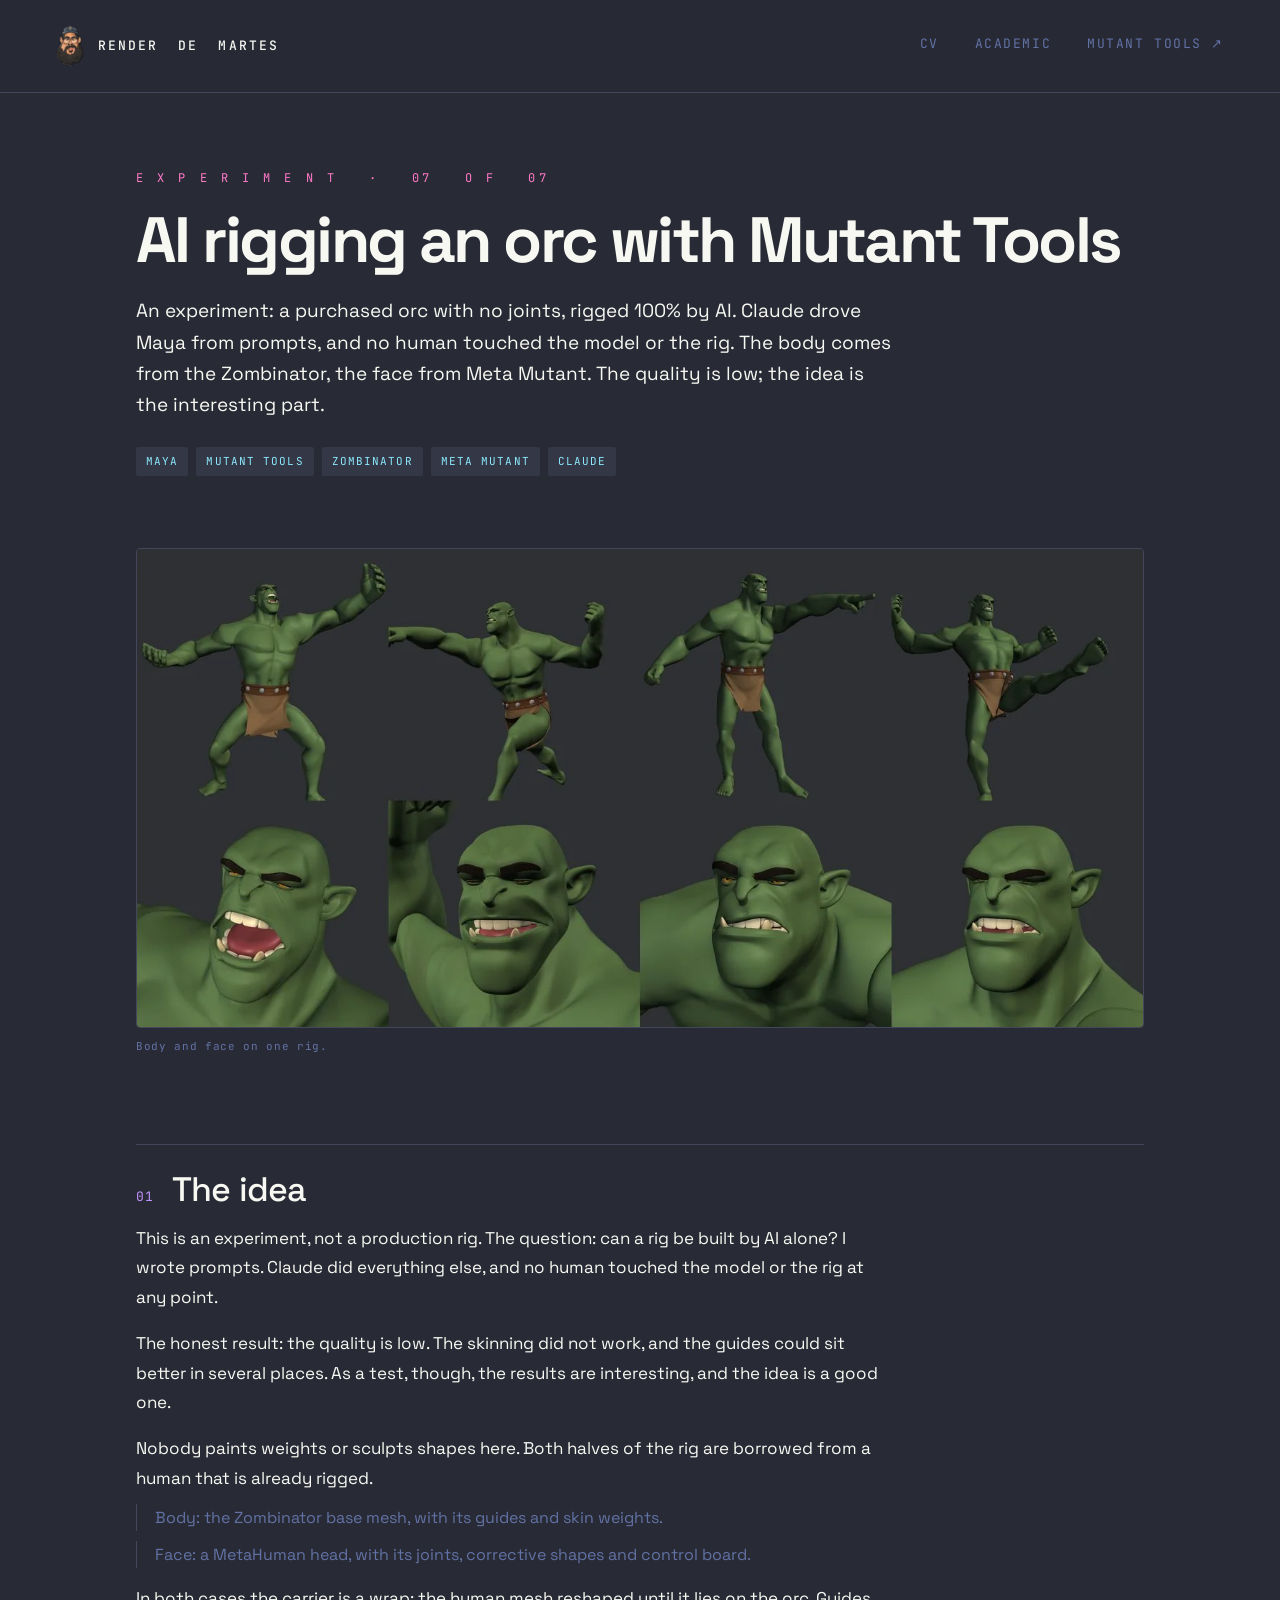
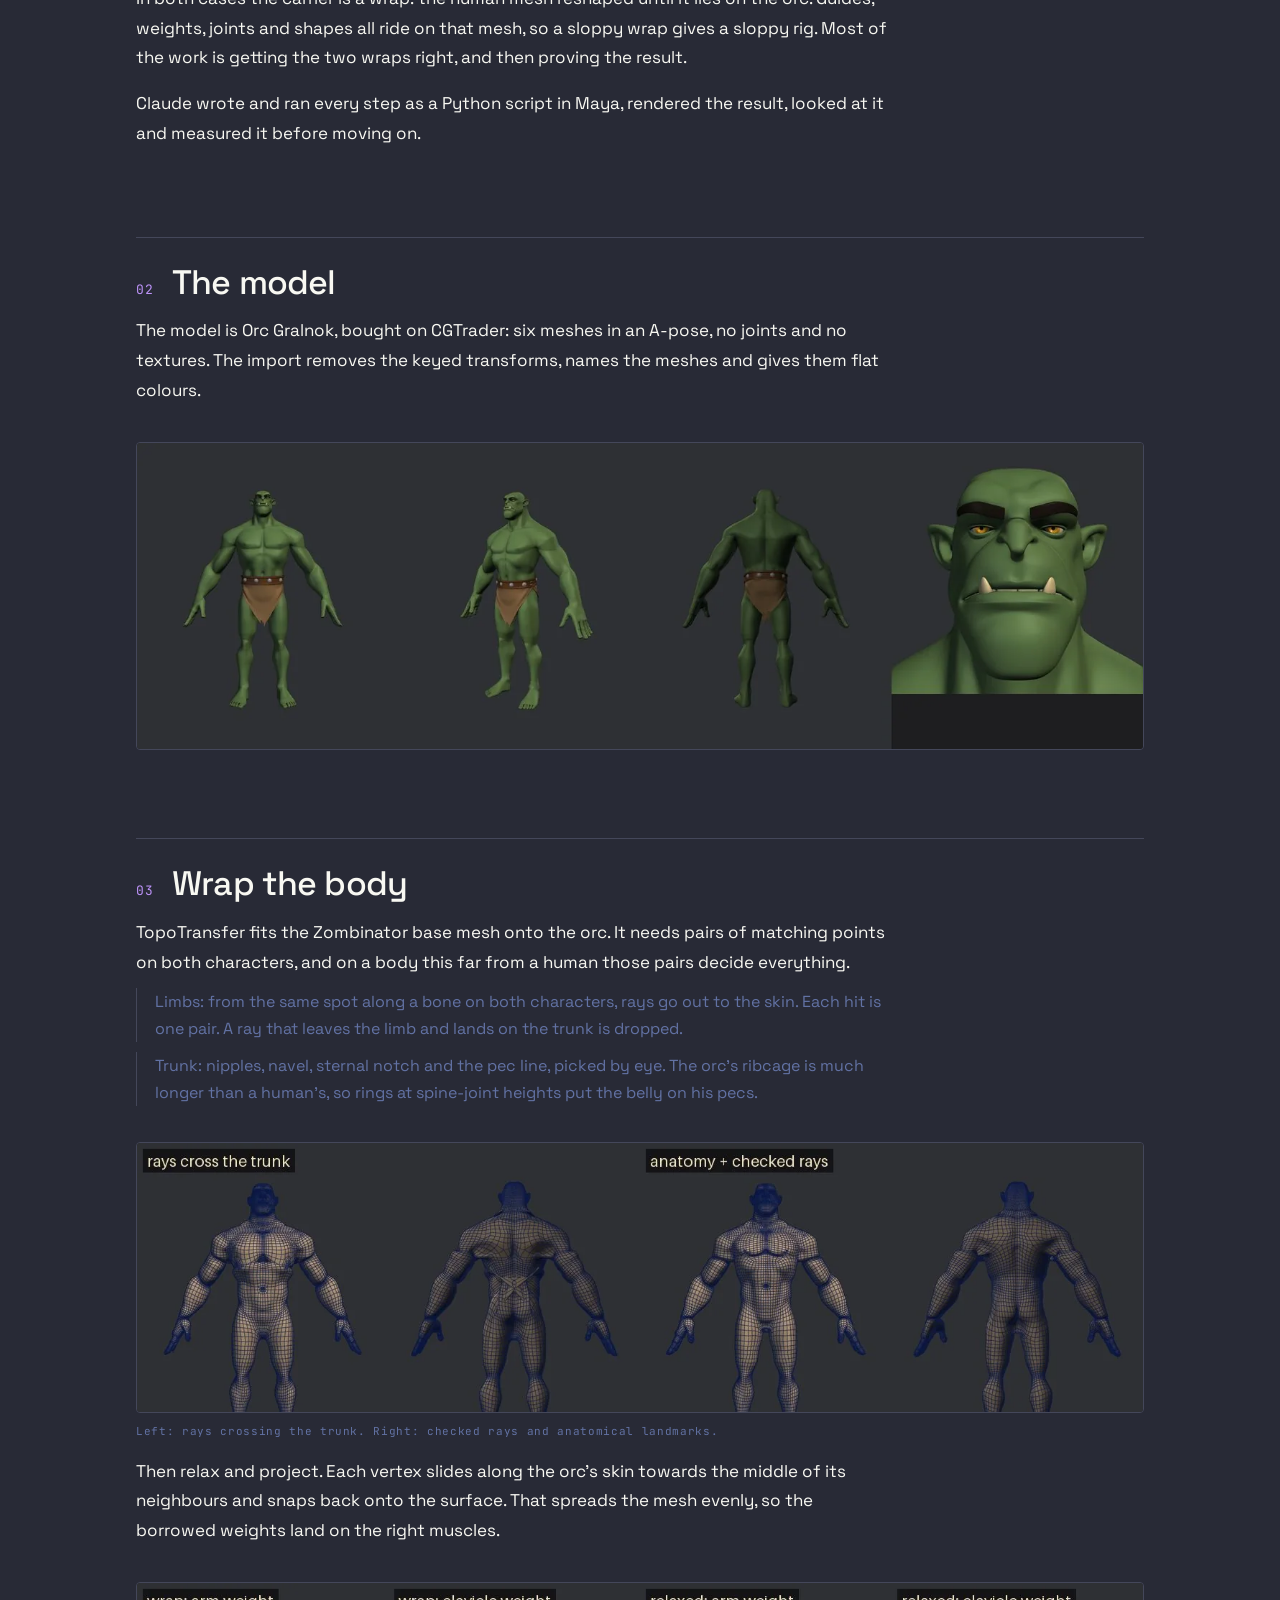
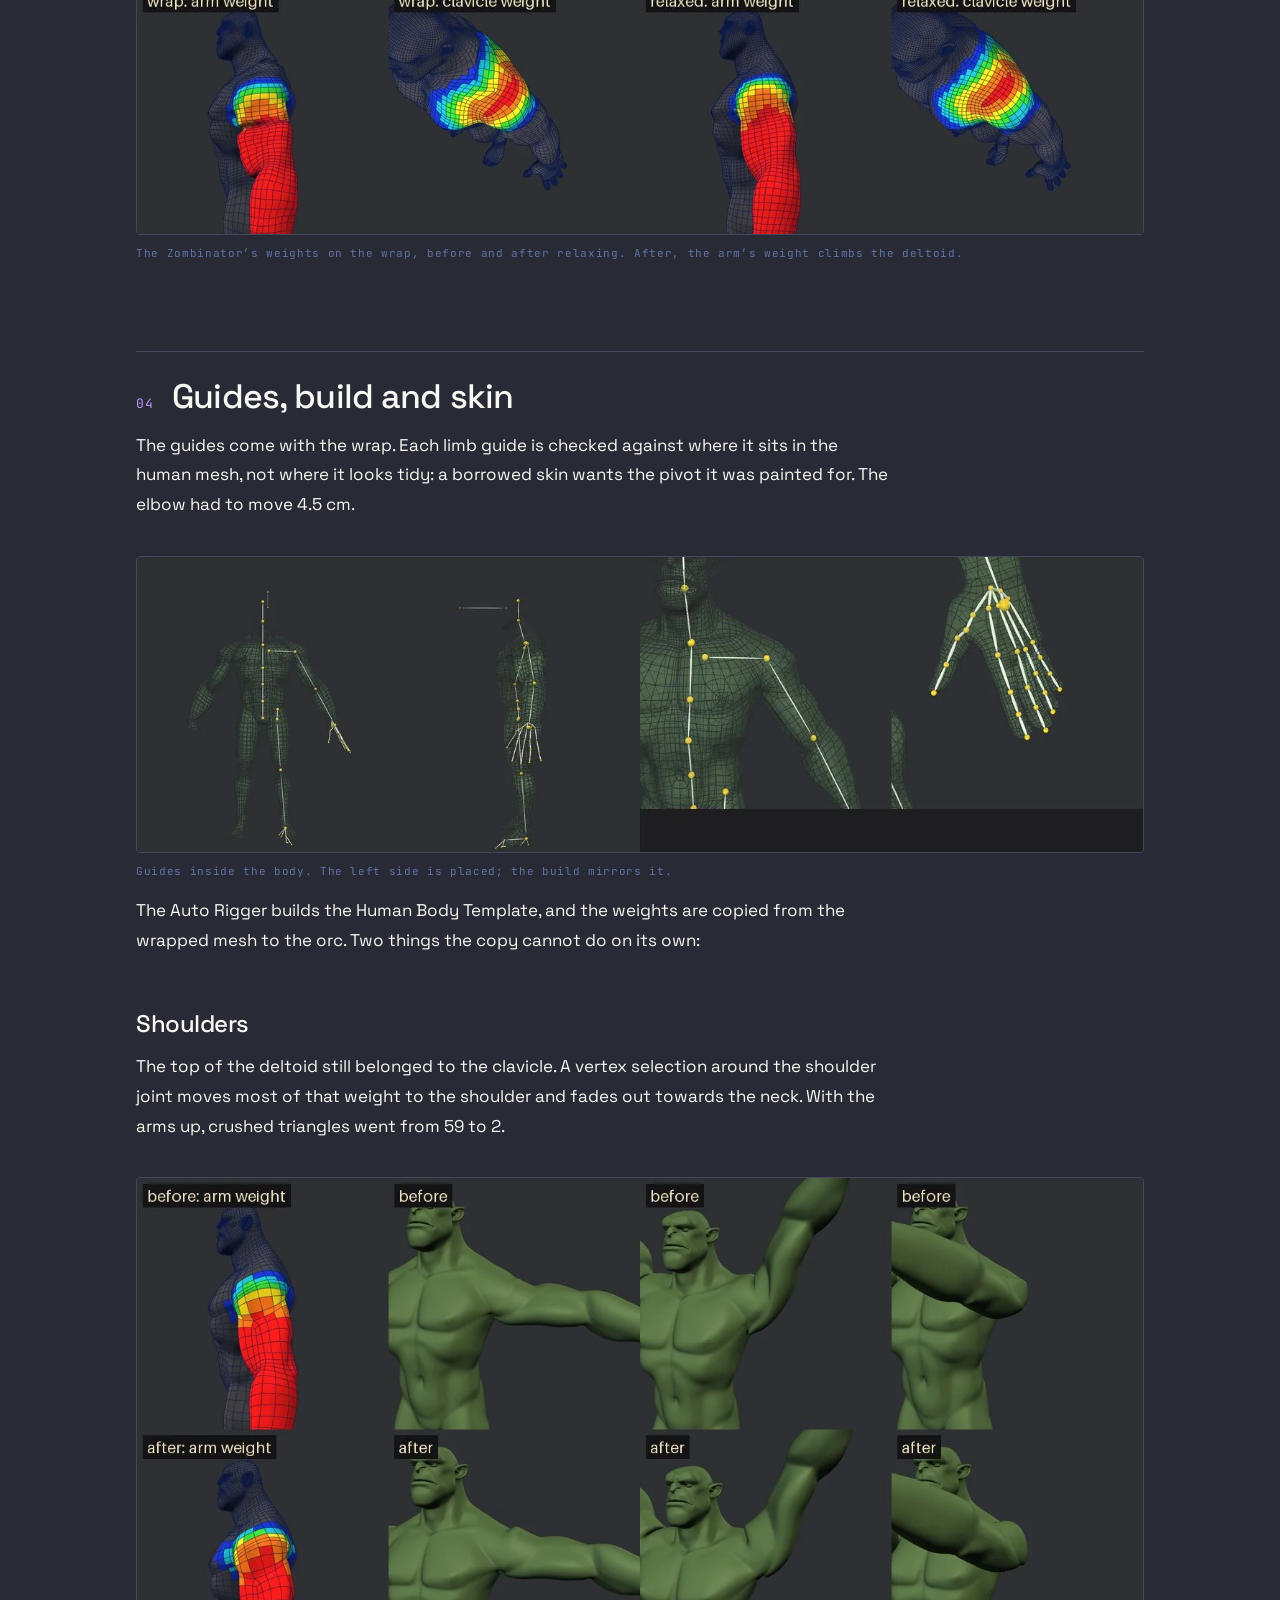
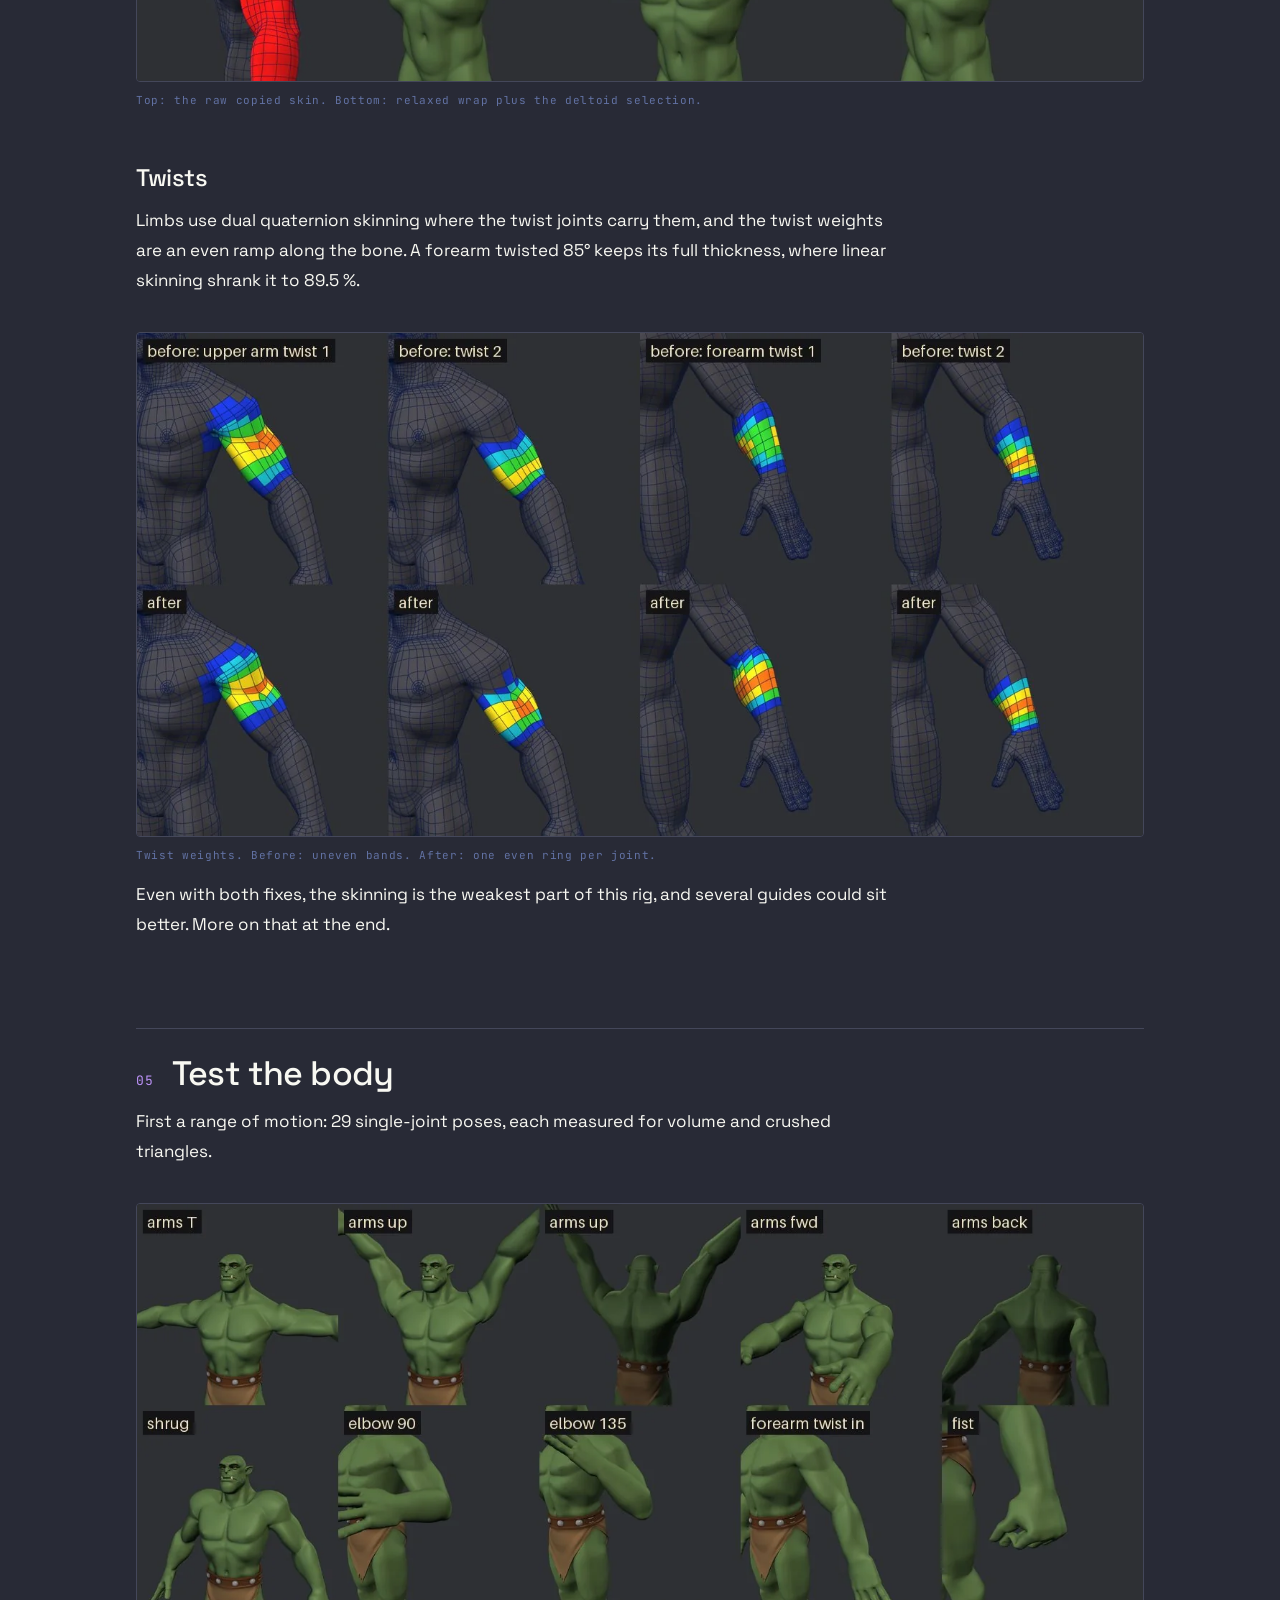
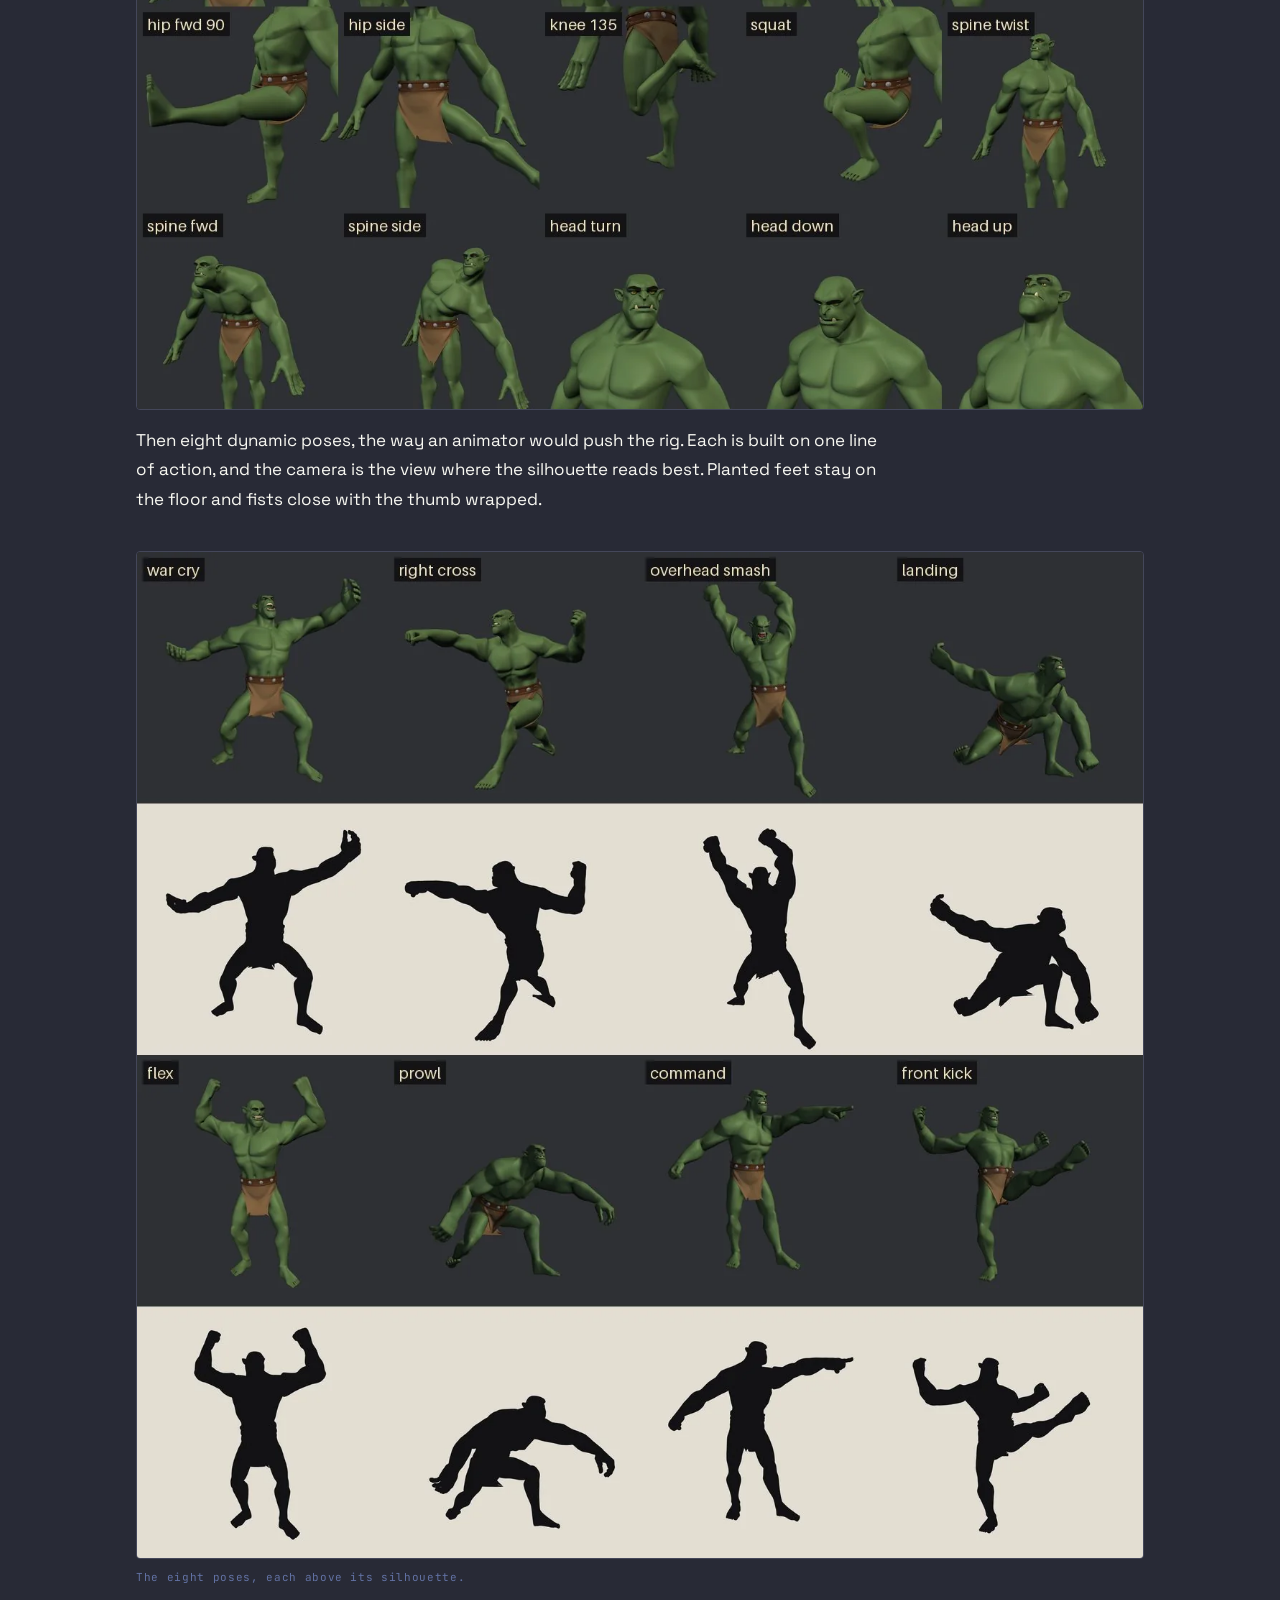
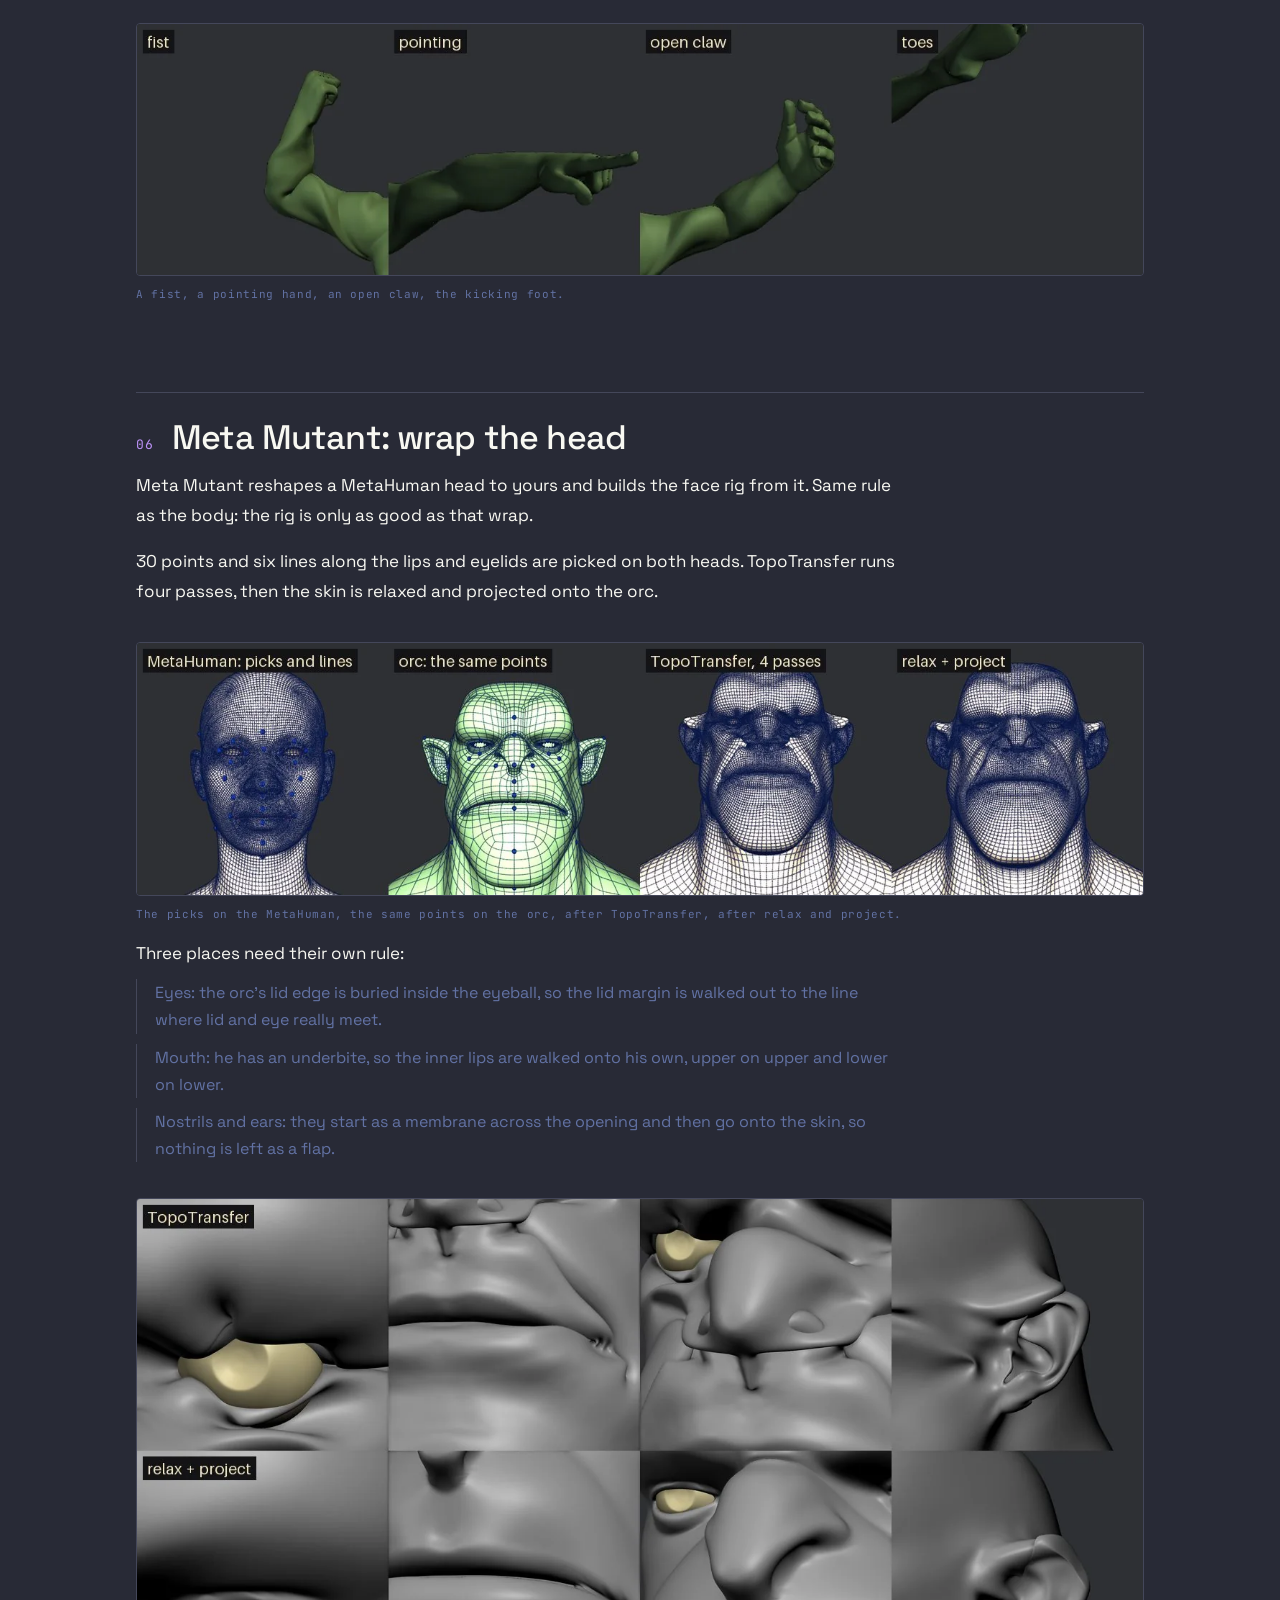
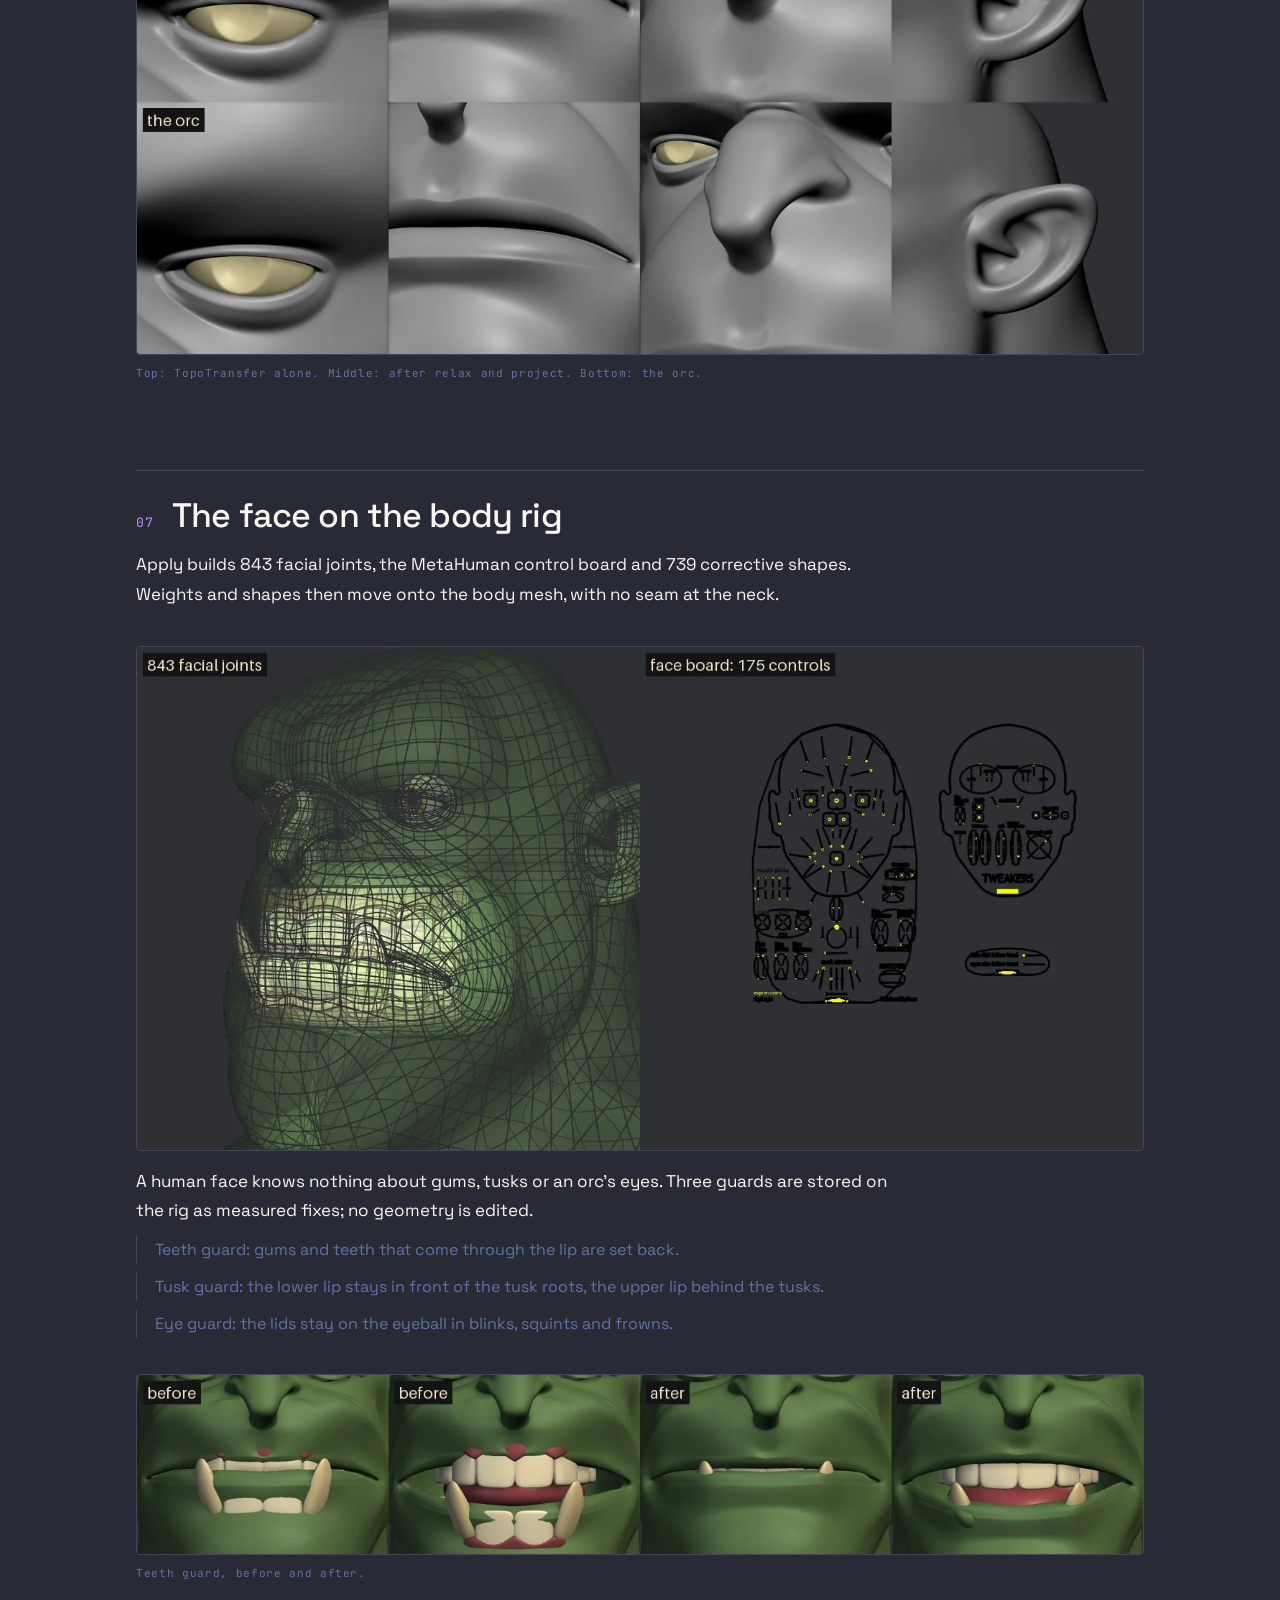
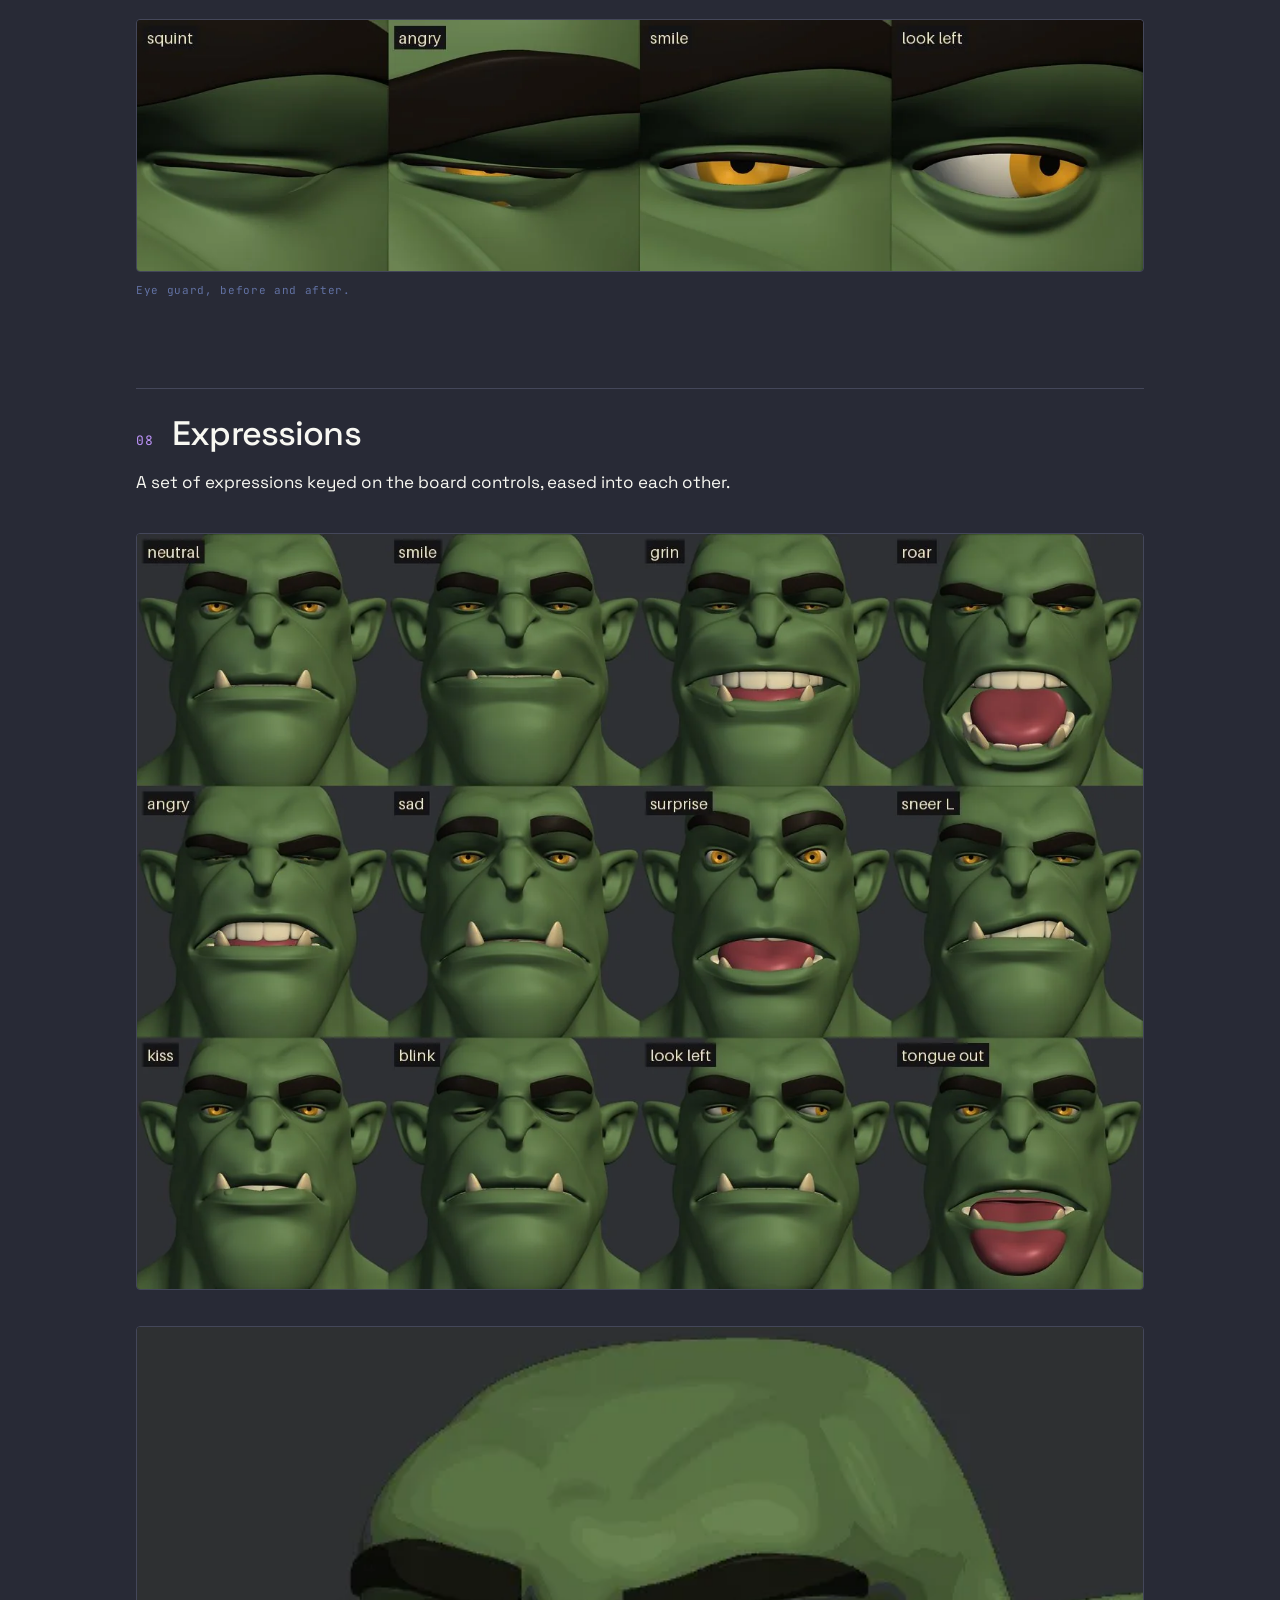
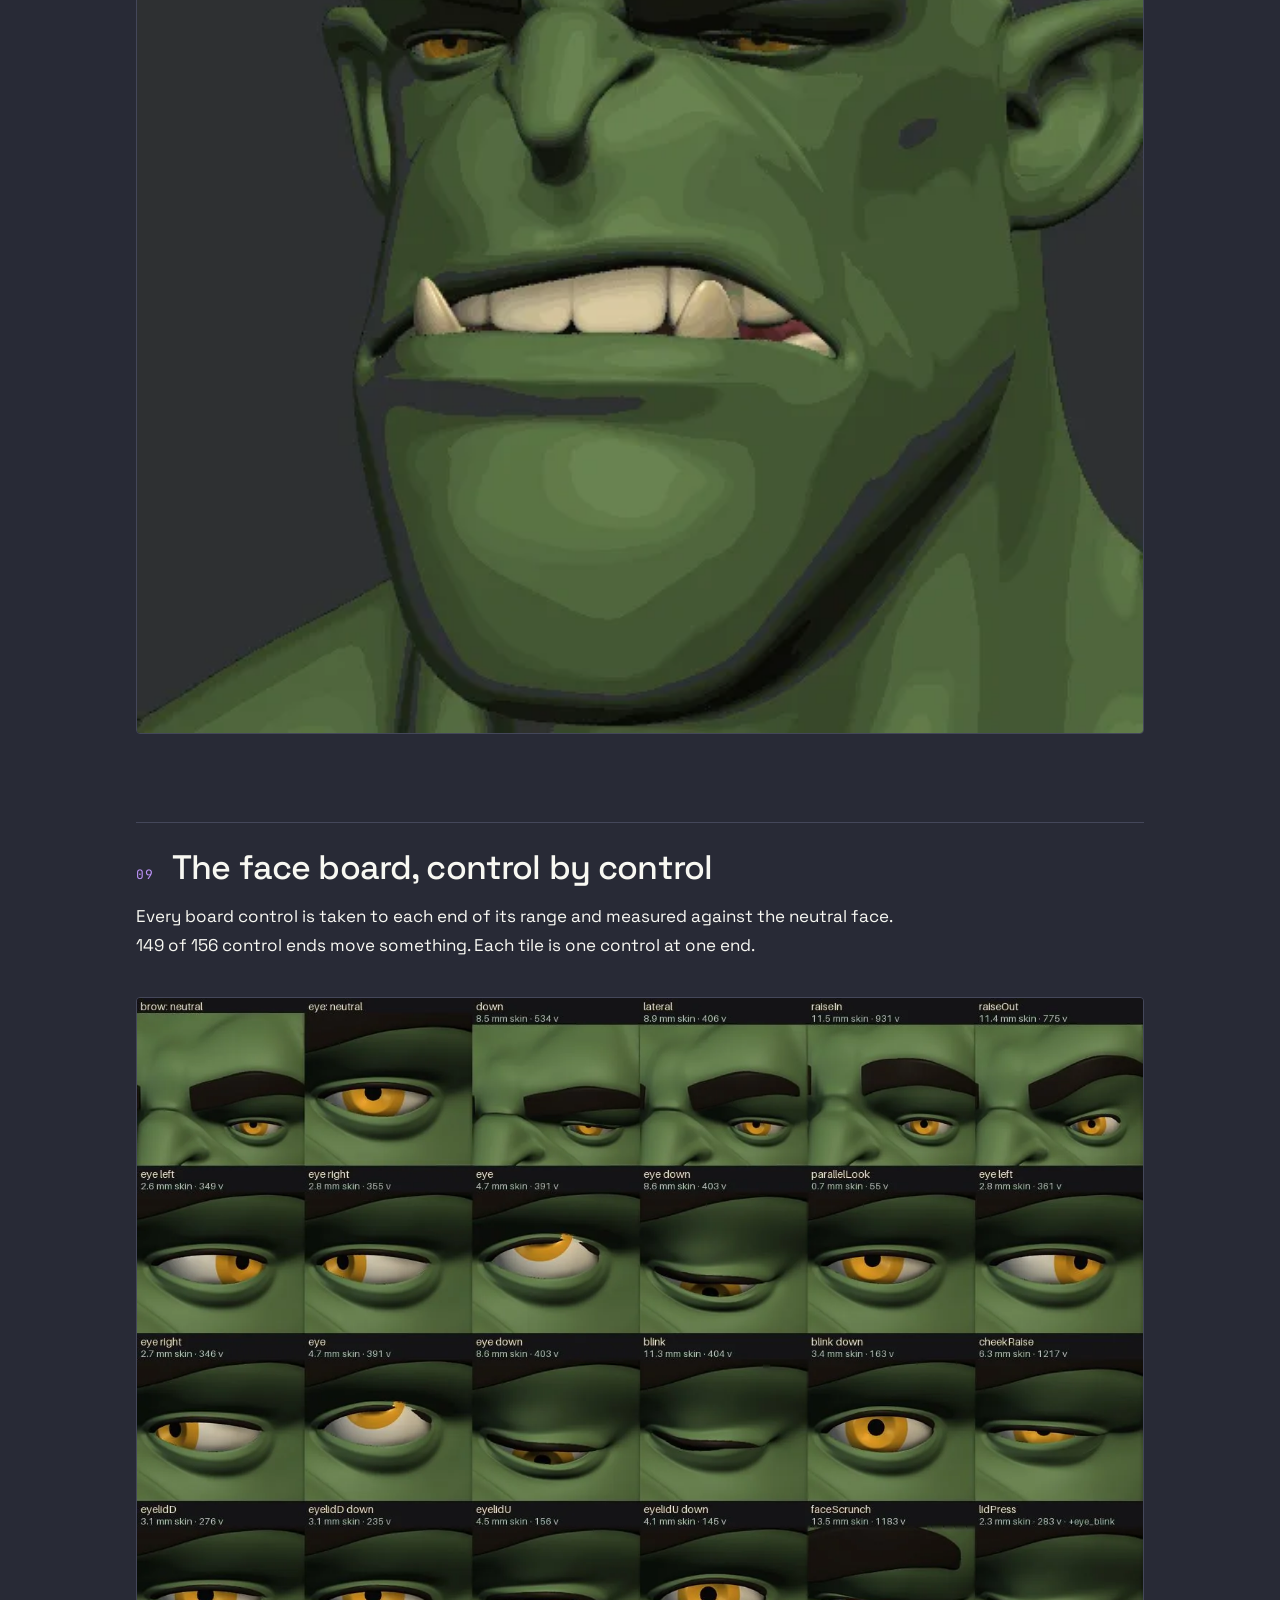
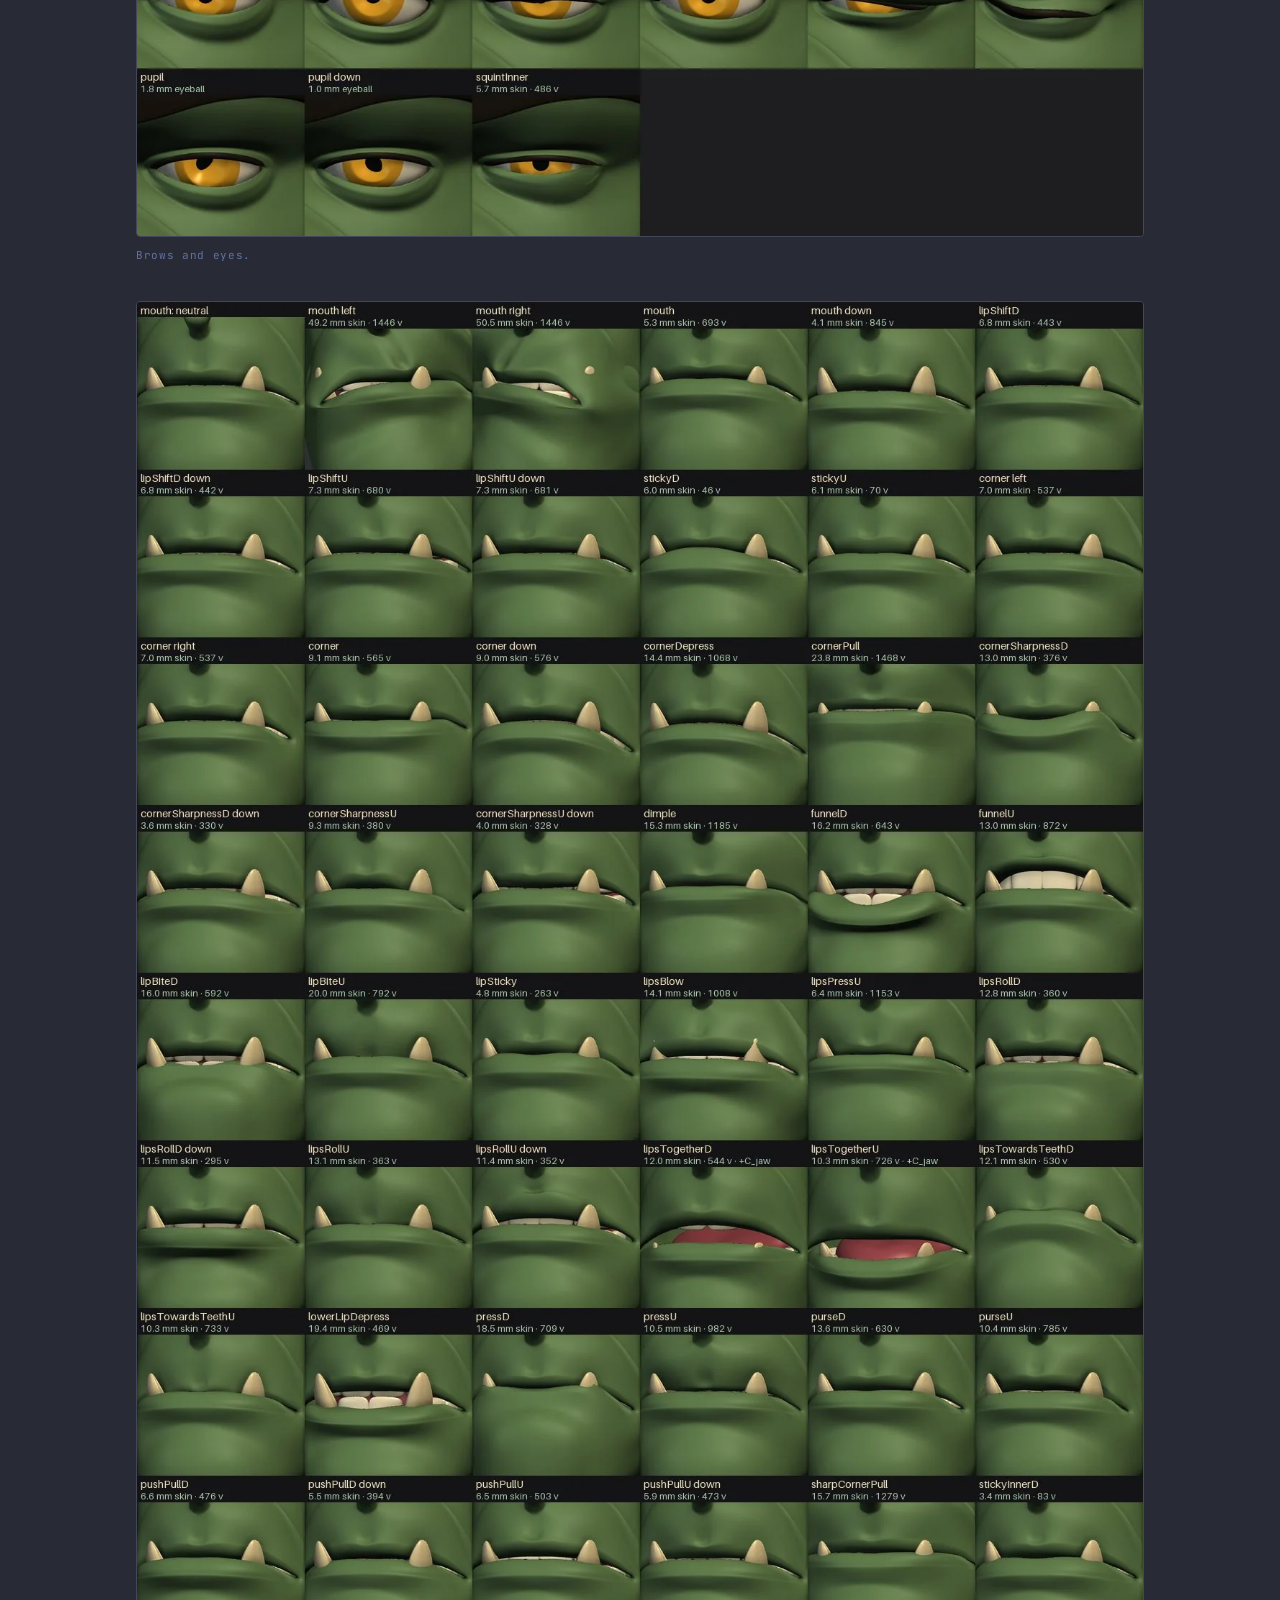
<file: ai-rigging-with-mutant-tools/index.html>
<!doctype html>
<html lang="en">
<head>
<meta charset="utf-8">
<meta name="viewport" content="width=device-width, initial-scale=1">
<title>AI Rigging Experiment: an Orc in Maya — Zombinator &amp; Meta Mutant | Render de Martes</title>
<meta name="description" content="An experiment: an orc rigged 100% by AI, with Claude driving Maya from prompts and no human touching the model or the rig. Body from the Mutant Tools Zombinator, face from Meta Mutant. Rough quality, interesting results.">
<link rel="canonical" href="https://renderdemartes.com/ai-rigging-with-mutant-tools/">
<meta property="og:type" content="website">
<meta property="og:title" content="AI Rigging Experiment: an Orc in Maya — Zombinator &amp; Meta Mutant | Render de Martes">
<meta property="og:description" content="An experiment: an orc rigged 100% by AI, with Claude driving Maya from prompts and no human touching the model or the rig. Body from the Mutant Tools Zombinator, face from Meta Mutant. Rough quality, interesting results.">
<meta property="og:url" content="https://renderdemartes.com/ai-rigging-with-mutant-tools/">
<meta property="og:image" content="https://renderdemartes.com/assets/img/og.jpg">
<meta property="og:image:width" content="1200">
<meta property="og:image:height" content="630">
<meta property="og:image:alt" content="Esteban Rodriguez - technical artist, rigging and Python">
<meta property="og:site_name" content="Render de Martes">
<meta name="twitter:card" content="summary_large_image">
<link rel="icon" href="/assets/img/favicon.ico" sizes="any">
<link rel="icon" href="/assets/img/favicon-32.png" type="image/png" sizes="32x32">
<link rel="apple-touch-icon" href="/assets/img/apple-touch-icon.png">
<link rel="preload" href="/assets/fonts/space-grotesk-700-latin.woff2" as="font" type="font/woff2" crossorigin>
<link rel="preload" href="/assets/fonts/jetbrains-mono-400-latin.woff2" as="font" type="font/woff2" crossorigin>
<link rel="stylesheet" href="/assets/css/fonts.css?v=7f36f3b8">
<link rel="stylesheet" href="/assets/css/site.css?v=8be7aee8">
<script type="application/ld+json">{"@context": "https://schema.org", "@type": "Person", "name": "Esteban Rodriguez", "url": "https://renderdemartes.com/", "jobTitle": "Technical Artist — Rigging & Python", "description": "Character rigger and rigging tools developer. Maya, Unreal, Unity. Creator of Mutant Tools.", "address": {"@type": "PostalAddress", "addressLocality": "Vancouver", "addressRegion": "BC", "addressCountry": "CA"}, "sameAs": ["https://www.linkedin.com/in/esteban-rodriguez-488a68147/", "https://www.youtube.com/@renderdemartes6049", "https://mutanttools.com/"], "knowsAbout": ["Character rigging", "Autodesk Maya", "Unreal Engine", "Python", "Facial rigging", "Pipeline tools"]}</script>
<script type="application/ld+json">{"@context": "https://schema.org", "@type": "HowTo", "name": "AI rigging an orc with Mutant Tools", "description": "An experiment: an orc rigged 100% by AI, with Claude driving Maya from prompts and no human touching the model or the rig. Body from the Mutant Tools Zombinator, face from Meta Mutant. Rough quality, interesting results.", "url": "https://renderdemartes.com/ai-rigging-with-mutant-tools/", "author": {"@type": "Person", "name": "Esteban Rodriguez", "url": "https://renderdemartes.com/"}, "step": [{"@type": "HowToStep", "name": "The idea"}, {"@type": "HowToStep", "name": "The model"}, {"@type": "HowToStep", "name": "Wrap the body"}, {"@type": "HowToStep", "name": "Guides, build and skin"}, {"@type": "HowToStep", "name": "Test the body"}, {"@type": "HowToStep", "name": "Meta Mutant: wrap the head"}, {"@type": "HowToStep", "name": "The face on the body rig"}, {"@type": "HowToStep", "name": "Expressions"}, {"@type": "HowToStep", "name": "The face board, control by control"}, {"@type": "HowToStep", "name": "Face from video"}, {"@type": "HowToStep", "name": "What did not work"}]}</script>
</head>
<body>
<a class="skip" href="#main">Skip to content</a>

<header class="nav">
  <a class="nav__mark" href="/">
    <img class="nav__logo" src="/assets/img/logo-mark.webp" srcset="/assets/img/logo-mark@2x.webp 2x" width="66" height="96" alt="" decoding="async">
    <span class="hide-sm">RENDER&nbsp;&nbsp;DE&nbsp;&nbsp;MARTES</span><span class="only-sm">RDM</span>
  </a>
  <nav class="nav__links" aria-label="Sections">
    <a href="/">CV</a>
    <a href="/academic/">ACADEMIC</a>
    <a href="https://mutanttools.com/" target="_blank" rel="noopener"><span class="hide-sm">MUTANT </span>TOOLS <span aria-hidden="true">↗</span></a>
  </nav>
</header>
<main id="main">
  <article class="wf">
    <header class="wf__head">
      <p class="section__kicker">E X P E R I M E N T &nbsp; · &nbsp; 07 &nbsp; O F &nbsp; 07</p>
      <h1 class="wf__h1">AI rigging an orc with Mutant Tools</h1>
      <p class="wf__lede">An experiment: a purchased orc with no joints, rigged 100% by AI. Claude drove Maya from prompts, and no human touched the model or the rig. The body comes from the Zombinator, the face from Meta Mutant. The quality is low; the idea is the interesting part.</p>
      <ul class="chips"><li>MAYA</li><li>MUTANT TOOLS</li><li>ZOMBINATOR</li><li>META MUTANT</li><li>CLAUDE</li></ul>
    </header>

    <div class="wf__body">
      <figure class="wf-media"><img src="/assets/img/tut/ai-rigging-with-mutant-tools/hero.webp" alt="Four dynamic full-body poses of the orc and four close-ups of his face" width="1400" height="665" decoding="async"><figcaption>Body and face on one rig.</figcaption></figure>
      <h2 class="wf-h2"><span class="wf-h2__n">01</span>The idea</h2>
      <p class="wf-p">This is an experiment, not a production rig. The question: can a rig be built by AI alone? I wrote prompts. Claude did everything else, and no human touched the model or the rig at any point.</p>
      <p class="wf-p">The honest result: the quality is low. The skinning did not work, and the guides could sit better in several places. As a test, though, the results are interesting, and the idea is a good one.</p>
      <p class="wf-p">Nobody paints weights or sculpts shapes here. Both halves of the rig are borrowed from a human that is already rigged.</p>
      <p class="wf-li">Body: the Zombinator base mesh, with its guides and skin weights.</p>
      <p class="wf-li">Face: a MetaHuman head, with its joints, corrective shapes and control board.</p>
      <p class="wf-p">In both cases the carrier is a wrap: the human mesh reshaped until it lies on the orc. Guides, weights, joints and shapes all ride on that mesh, so a sloppy wrap gives a sloppy rig. Most of the work is getting the two wraps right, and then proving the result.</p>
      <p class="wf-p">Claude wrote and ran every step as a Python script in Maya, rendered the result, looked at it and measured it before moving on.</p>
      <h2 class="wf-h2"><span class="wf-h2__n">02</span>The model</h2>
      <p class="wf-p">The model is Orc Gralnok, bought on CGTrader: six meshes in an A-pose, no joints and no textures. The import removes the keyed transforms, names the meshes and gives them flat colours.</p>
      <figure class="wf-media"><img src="/assets/img/tut/ai-rigging-with-mutant-tools/model.webp" alt="The orc model from the front, three-quarter, back, and a close-up of the face" width="1400" height="427" loading="lazy" decoding="async"></figure>
      <h2 class="wf-h2"><span class="wf-h2__n">03</span>Wrap the body</h2>
      <p class="wf-p">TopoTransfer fits the Zombinator base mesh onto the orc. It needs pairs of matching points on both characters, and on a body this far from a human those pairs decide everything.</p>
      <p class="wf-li">Limbs: from the same spot along a bone on both characters, rays go out to the skin. Each hit is one pair. A ray that leaves the limb and lands on the trunk is dropped.</p>
      <p class="wf-li">Trunk: nipples, navel, sternal notch and the pec line, picked by eye. The orc’s ribcage is much longer than a human’s, so rings at spine-joint heights put the belly on his pecs.</p>
      <figure class="wf-media"><img src="/assets/img/tut/ai-rigging-with-mutant-tools/body-wrap.webp" alt="Wrapped base mesh with folds under the chest, next to the clean wrap" width="1400" height="374" loading="lazy" decoding="async"><figcaption>Left: rays crossing the trunk. Right: checked rays and anatomical landmarks.</figcaption></figure>
      <p class="wf-p">Then relax and project. Each vertex slides along the orc’s skin towards the middle of its neighbours and snaps back onto the surface. That spreads the mesh evenly, so the borrowed weights land on the right muscles.</p>
      <figure class="wf-media"><img src="/assets/img/tut/ai-rigging-with-mutant-tools/body-relax.webp" alt="Weight maps on the wrapped mesh before and after relaxing" width="1400" height="350" loading="lazy" decoding="async"><figcaption>The Zombinator’s weights on the wrap, before and after relaxing. After, the arm’s weight climbs the deltoid.</figcaption></figure>
      <h2 class="wf-h2"><span class="wf-h2__n">04</span>Guides, build and skin</h2>
      <p class="wf-p">The guides come with the wrap. Each limb guide is checked against where it sits in the human mesh, not where it looks tidy: a borrowed skin wants the pivot it was painted for. The elbow had to move 4.5 cm.</p>
      <figure class="wf-media"><img src="/assets/img/tut/ai-rigging-with-mutant-tools/guides.webp" alt="Guides shown as spheres and bones inside the see-through body" width="1400" height="410" loading="lazy" decoding="async"><figcaption>Guides inside the body. The left side is placed; the build mirrors it.</figcaption></figure>
      <p class="wf-p">The Auto Rigger builds the Human Body Template, and the weights are copied from the wrapped mesh to the orc. Two things the copy cannot do on its own:</p>
      <h3 class="wf-h3">Shoulders</h3>
      <p class="wf-p">The top of the deltoid still belonged to the clavicle. A vertex selection around the shoulder joint moves most of that weight to the shoulder and fades out towards the neck. With the arms up, crushed triangles went from 59 to 2.</p>
      <figure class="wf-media"><img src="/assets/img/tut/ai-rigging-with-mutant-tools/shoulder.webp" alt="Shoulder weight map and three arm poses, before and after" width="1400" height="700" loading="lazy" decoding="async"><figcaption>Top: the raw copied skin. Bottom: relaxed wrap plus the deltoid selection.</figcaption></figure>
      <h3 class="wf-h3">Twists</h3>
      <p class="wf-p">Limbs use dual quaternion skinning where the twist joints carry them, and the twist weights are an even ramp along the bone. A forearm twisted 85° keeps its full thickness, where linear skinning shrank it to 89.5 %.</p>
      <figure class="wf-media"><img src="/assets/img/tut/ai-rigging-with-mutant-tools/twist.webp" alt="Twist joint weights along the arm before and after" width="1400" height="700" loading="lazy" decoding="async"><figcaption>Twist weights. Before: uneven bands. After: one even ring per joint.</figcaption></figure>
      <p class="wf-p">Even with both fixes, the skinning is the weakest part of this rig, and several guides could sit better. More on that at the end.</p>
      <h2 class="wf-h2"><span class="wf-h2__n">05</span>Test the body</h2>
      <p class="wf-p">First a range of motion: 29 single-joint poses, each measured for volume and crushed triangles.</p>
      <figure class="wf-media"><img src="/assets/img/tut/ai-rigging-with-mutant-tools/range-of-motion.webp" alt="Twenty test poses of the body rig" width="1400" height="1120" loading="lazy" decoding="async"></figure>
      <p class="wf-p">Then eight dynamic poses, the way an animator would push the rig. Each is built on one line of action, and the camera is the view where the silhouette reads best. Planted feet stay on the floor and fists close with the thumb wrapped.</p>
      <figure class="wf-media"><img src="/assets/img/tut/ai-rigging-with-mutant-tools/dynamic-poses.webp" alt="Eight dynamic poses of the orc, each above its black silhouette" width="1400" height="1400" loading="lazy" decoding="async"><figcaption>The eight poses, each above its silhouette.</figcaption></figure>
      <figure class="wf-media"><img src="/assets/img/tut/ai-rigging-with-mutant-tools/hands.webp" alt="Close-ups of a fist, a pointing hand, an open claw hand and the kicking foot" width="1400" height="350" loading="lazy" decoding="async"><figcaption>A fist, a pointing hand, an open claw, the kicking foot.</figcaption></figure>
      <h2 class="wf-h2"><span class="wf-h2__n">06</span>Meta Mutant: wrap the head</h2>
      <p class="wf-p">Meta Mutant reshapes a MetaHuman head to yours and builds the face rig from it. Same rule as the body: the rig is only as good as that wrap.</p>
      <p class="wf-p">30 points and six lines along the lips and eyelids are picked on both heads. TopoTransfer runs four passes, then the skin is relaxed and projected onto the orc.</p>
      <figure class="wf-media"><img src="/assets/img/tut/ai-rigging-with-mutant-tools/head-wrap.webp" alt="MetaHuman head with picked points, the orc head with the same points, the head after TopoTransfer and after relax and project" width="1400" height="350" loading="lazy" decoding="async"><figcaption>The picks on the MetaHuman, the same points on the orc, after TopoTransfer, after relax and project.</figcaption></figure>
      <p class="wf-p">Three places need their own rule:</p>
      <p class="wf-li">Eyes: the orc’s lid edge is buried inside the eyeball, so the lid margin is walked out to the line where lid and eye really meet.</p>
      <p class="wf-li">Mouth: he has an underbite, so the inner lips are walked onto his own, upper on upper and lower on lower.</p>
      <p class="wf-li">Nostrils and ears: they start as a membrane across the opening and then go onto the skin, so nothing is left as a flap.</p>
      <figure class="wf-media"><img src="/assets/img/tut/ai-rigging-with-mutant-tools/head-compare.webp" alt="Eye, mouth, nose and ear close-ups: after TopoTransfer, after relax and project, and the orc itself" width="1400" height="1050" loading="lazy" decoding="async"><figcaption>Top: TopoTransfer alone. Middle: after relax and project. Bottom: the orc.</figcaption></figure>
      <h2 class="wf-h2"><span class="wf-h2__n">07</span>The face on the body rig</h2>
      <p class="wf-p">Apply builds 843 facial joints, the MetaHuman control board and 739 corrective shapes. Weights and shapes then move onto the body mesh, with no seam at the neck.</p>
      <figure class="wf-media"><img src="/assets/img/tut/ai-rigging-with-mutant-tools/face-board.webp" alt="The orc head with its facial joints, and the MetaHuman face board" width="1400" height="700" loading="lazy" decoding="async"></figure>
      <p class="wf-p">A human face knows nothing about gums, tusks or an orc’s eyes. Three guards are stored on the rig as measured fixes; no geometry is edited.</p>
      <p class="wf-li">Teeth guard: gums and teeth that come through the lip are set back.</p>
      <p class="wf-li">Tusk guard: the lower lip stays in front of the tusk roots, the upper lip behind the tusks.</p>
      <p class="wf-li">Eye guard: the lids stay on the eyeball in blinks, squints and frowns.</p>
      <figure class="wf-media"><img src="/assets/img/tut/ai-rigging-with-mutant-tools/teeth-guard.webp" alt="Smile and grin before and after the teeth guard" width="1400" height="250" loading="lazy" decoding="async"><figcaption>Teeth guard, before and after.</figcaption></figure>
      <figure class="wf-media"><img src="/assets/img/tut/ai-rigging-with-mutant-tools/eye-guard.webp" alt="Squint and angry eye before and after the eye guard" width="1400" height="350" loading="lazy" decoding="async"><figcaption>Eye guard, before and after.</figcaption></figure>
      <h2 class="wf-h2"><span class="wf-h2__n">08</span>Expressions</h2>
      <p class="wf-p">A set of expressions keyed on the board controls, eased into each other.</p>
      <figure class="wf-media"><img src="/assets/img/tut/ai-rigging-with-mutant-tools/expressions.webp" alt="Twelve facial expressions of the orc" width="1400" height="1050" loading="lazy" decoding="async"></figure>
      <figure class="wf-media wf-media--video"><video class="wf-video" poster="/assets/img/tut/ai-rigging-with-mutant-tools/expressions-loop.poster.webp" width="560" height="560" muted loop playsinline preload="none" data-autoplay aria-label="Loop through the orc’s expressions"><source src="/assets/img/tut/ai-rigging-with-mutant-tools/expressions-loop.mp4" type="video/mp4"></video></figure>
      <h2 class="wf-h2"><span class="wf-h2__n">09</span>The face board, control by control</h2>
      <p class="wf-p">Every board control is taken to each end of its range and measured against the neutral face. 149 of 156 control ends move something. Each tile is one control at one end.</p>
      <figure class="wf-media"><img src="/assets/img/tut/ai-rigging-with-mutant-tools/board-brow-eye.webp" alt="Brow and eye controls of the face board, one tile per control end" width="1398" height="1165" loading="lazy" decoding="async"><figcaption>Brows and eyes.</figcaption></figure>
      <figure class="wf-media"><img src="/assets/img/tut/ai-rigging-with-mutant-tools/board-mouth.webp" alt="Mouth controls of the face board, one tile per control end" width="1398" height="2796" loading="lazy" decoding="async"><figcaption>Mouth: corners, lips, cheeks.</figcaption></figure>
      <p class="wf-li">Worth knowing: the nose wrinkle is the nose control moved up. nose_wrinkleUpper does nothing alone and only adds on top of it.</p>
      <h2 class="wf-h2"><span class="wf-h2__n">10</span>Face from video</h2>
      <p class="wf-p">The reference is a video of a man making faces at the camera (Ketut Subiyanto on Pexels). MediaPipe reads 52 face weights per frame, and they map almost one to one onto the board.</p>
      <p class="wf-p">The capture underplays, so each weight is rescaled to the performer’s own range in the clip.</p>
      <figure class="wf-media wf-media--video"><video class="wf-video" poster="/assets/img/tut/ai-rigging-with-mutant-tools/face-video.poster.webp" width="960" height="480" muted loop playsinline preload="none" data-autoplay aria-label="The reference video on the left and the orc’s face driven by it on the right"><source src="/assets/img/tut/ai-rigging-with-mutant-tools/face-video.mp4" type="video/mp4"></video><figcaption>Reference and orc, frame for frame.</figcaption></figure>
      <h2 class="wf-h2"><span class="wf-h2__n">11</span>What did not work</h2>
      <p class="wf-p">As a production rig, this is not there. Two things stand out:</p>
      <p class="wf-li">Skinning: the part that clearly did not work. The deformation is not production quality.</p>
      <p class="wf-li">Guides: the placement could be better in several places.</p>
      <p class="wf-p">As an experiment in rigging from prompts alone, with no human touching the model or the rig, the results are interesting.</p>
      <h3 class="wf-h3">Smaller things still open</h3>
      <p class="wf-li">In the full angry face a speck of the eye shows under the lower lid.</p>
      <p class="wf-li">The mouth control pushed fully sideways leaves the tusks behind.</p>
      <p class="wf-li">The ear has a seam where the rim meets the head.</p>
      <p class="wf-li">Side bends crease at the waist.</p>
      <p class="wf-li">Not done yet: body mocap, Unreal export and a simulated loincloth.</p>
      <h3 class="wf-h3">Credits</h3>
      <p class="wf-li">Model: Orc Gralnok, CGTrader. Rig: Mutant Tools (Zombinator and Meta Mutant) in Maya 2026, MetaHuman DNA under Epic’s licence. Wrap: TopoTransfer. Reference video: Ketut Subiyanto on Pexels.</p>
    </div>

    <section class="found found--wf">
      <p class="found__kicker">N E E D &nbsp; I T &nbsp; P R O D U C T I O N &nbsp; R E A D Y ?</p>
      <h2 class="found__title">This one is an experiment. Production rigs are my day job.</h2>
      <p class="found__note">The other workflows on this site are the ones I use in production. If you want them applied to your characters, that is the job.</p>
      <p class="found__row">
        <a class="btn" href="https://bluetaperigging.com/" target="_blank" rel="noopener">HIRE BLUETAPE RIGGING <span aria-hidden="true">↗</span></a>
        <a class="btn btn--ghost" href="/hire-a-freelance-character-rigger/">RIGGING SERVICES →</a>
      </p>
    </section>

    <nav class="wf-more" aria-label="More workflows">
      <p class="section__kicker">M O R E &nbsp; W O R K F L O W S</p>
      <div class="wf-more__grid"><a class="wf-card" href="/face-rig-study/"><span class="wf-card__title">Face rig study</span><span class="wf-card__note">Layered facial systems, region by region</span><span class="wf-card__go">OPEN →</span></a><a class="wf-card" href="/rig-with-mocap-packs/"><span class="wf-card__title">Rig with mocap packs</span><span class="wf-card__note">Game-ready rig plus HumanIK retargeting</span><span class="wf-card__go">OPEN →</span></a><a class="wf-card" href="/creature-rigging/"><span class="wf-card__title">Creature rigging</span><span class="wf-card__note">Quadruped template, wings, split-geo skinning</span><span class="wf-card__go">OPEN →</span></a></div>
    </nav>
  </article>
</main>

  <a class="outbound" href="https://mutanttools.com/" target="_blank" rel="noopener">
    <span class="outbound__left">
      <span class="outbound__title">MUTANT TOOLS</span>
      <span class="outbound__note">Modular autorigger for Maya — body, face, quadrupeds, props.</span>
    </span>
    <span class="outbound__go">MUTANTTOOLS.COM <span aria-hidden="true">↗</span></span>
  </a>

<footer class="foot" id="contact">
  <div class="foot__contact">
    <p class="section__kicker">C O N T A C T</p>
    <h2 class="foot__title">Need a rigger?</h2>
    <p class="foot__lead">Freelance work goes through <a href="https://bluetaperigging.com/" target="_blank" rel="noopener">Bluetape Rigging</a>. For anything else, LinkedIn is the fastest way to reach me.</p>
    <p class="foot__btns">
      <a class="btn btn--cyan" href="https://www.linkedin.com/in/esteban-rodriguez-488a68147/" target="_blank" rel="noopener">LINKEDIN PROFILE <span aria-hidden="true">↗</span></a>
      <a class="btn btn--ghost" href="https://bluetaperigging.com/" target="_blank" rel="noopener">BLUETAPE RIGGING <span aria-hidden="true">↗</span></a>
    </p>
  </div>
  <nav class="foot__services" aria-label="Services">
    <p class="foot__colhead">SERVICES</p>
    <a href="/hire-a-freelance-character-rigger/">HIRE A FREELANCE RIGGER</a>
    <a href="/maya-rigging-services/">MAYA RIGGING</a>
    <a href="/unreal-engine-character-rigging/">UNREAL RIGGING</a>
    <a href="/facial-rigging-services/">FACIAL RIGGING</a>
    <a href="/rigging-outsourcing-for-studios/">RIGGING FOR STUDIOS</a>
  </nav>
  <nav class="foot__links" aria-label="Elsewhere">
    <a href="https://www.linkedin.com/in/esteban-rodriguez-488a68147/" target="_blank" rel="noopener">LINKEDIN ↗</a>
    <a href="https://www.youtube.com/@renderdemartes6049/videos" target="_blank" rel="noopener">YOUTUBE ↗</a>
    <a href="https://mutanttools.com/" target="_blank" rel="noopener">MUTANTTOOLS.COM ↗</a>
    <a href="/academic/">ACADEMIC</a>
    <a href="/creature-rigging/">WORKFLOWS</a>
  </nav>
  <p class="foot__fine">© 2026 Esteban Rodriguez · Costa Rica, working remotely worldwide · built with Claude — who has time to build a website while building rigs?</p>
</footer>

<script src="/assets/js/site.js?v=4e685639" defer></script>
</body>
</html>
</file>
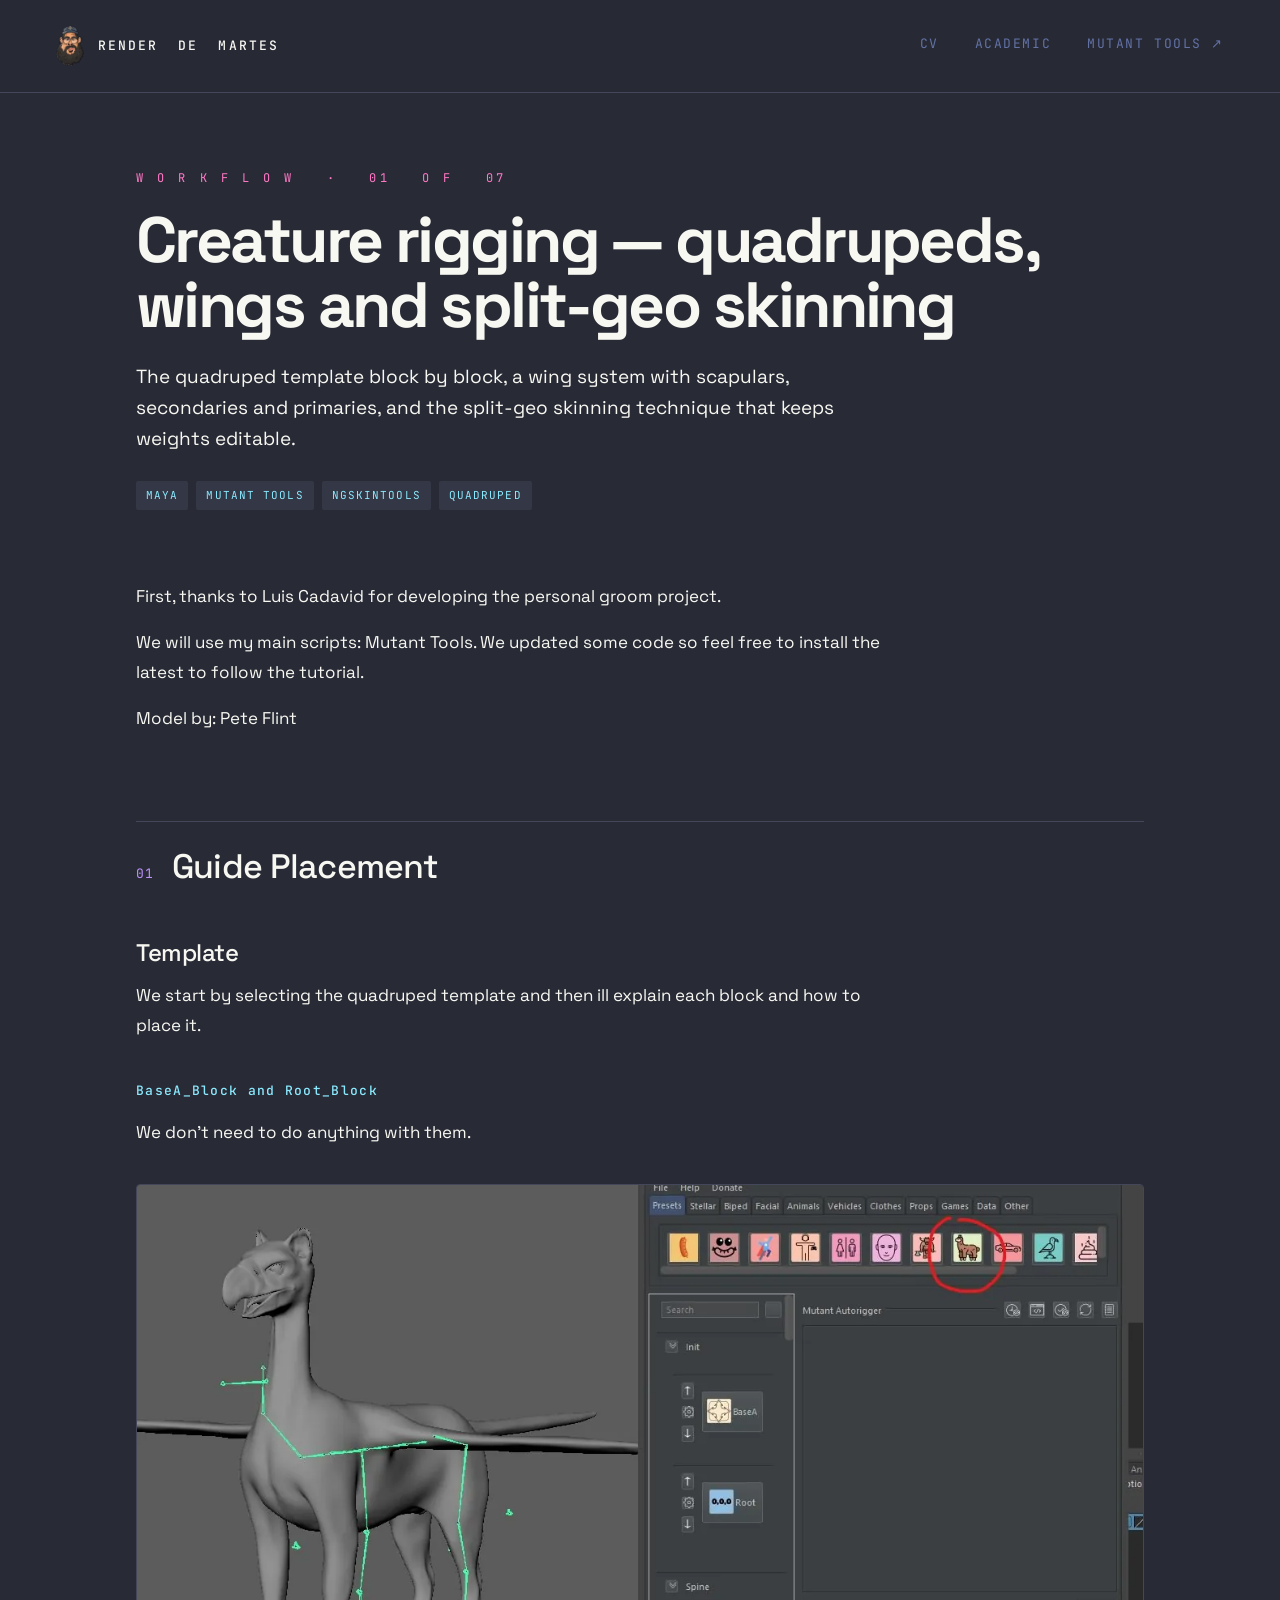
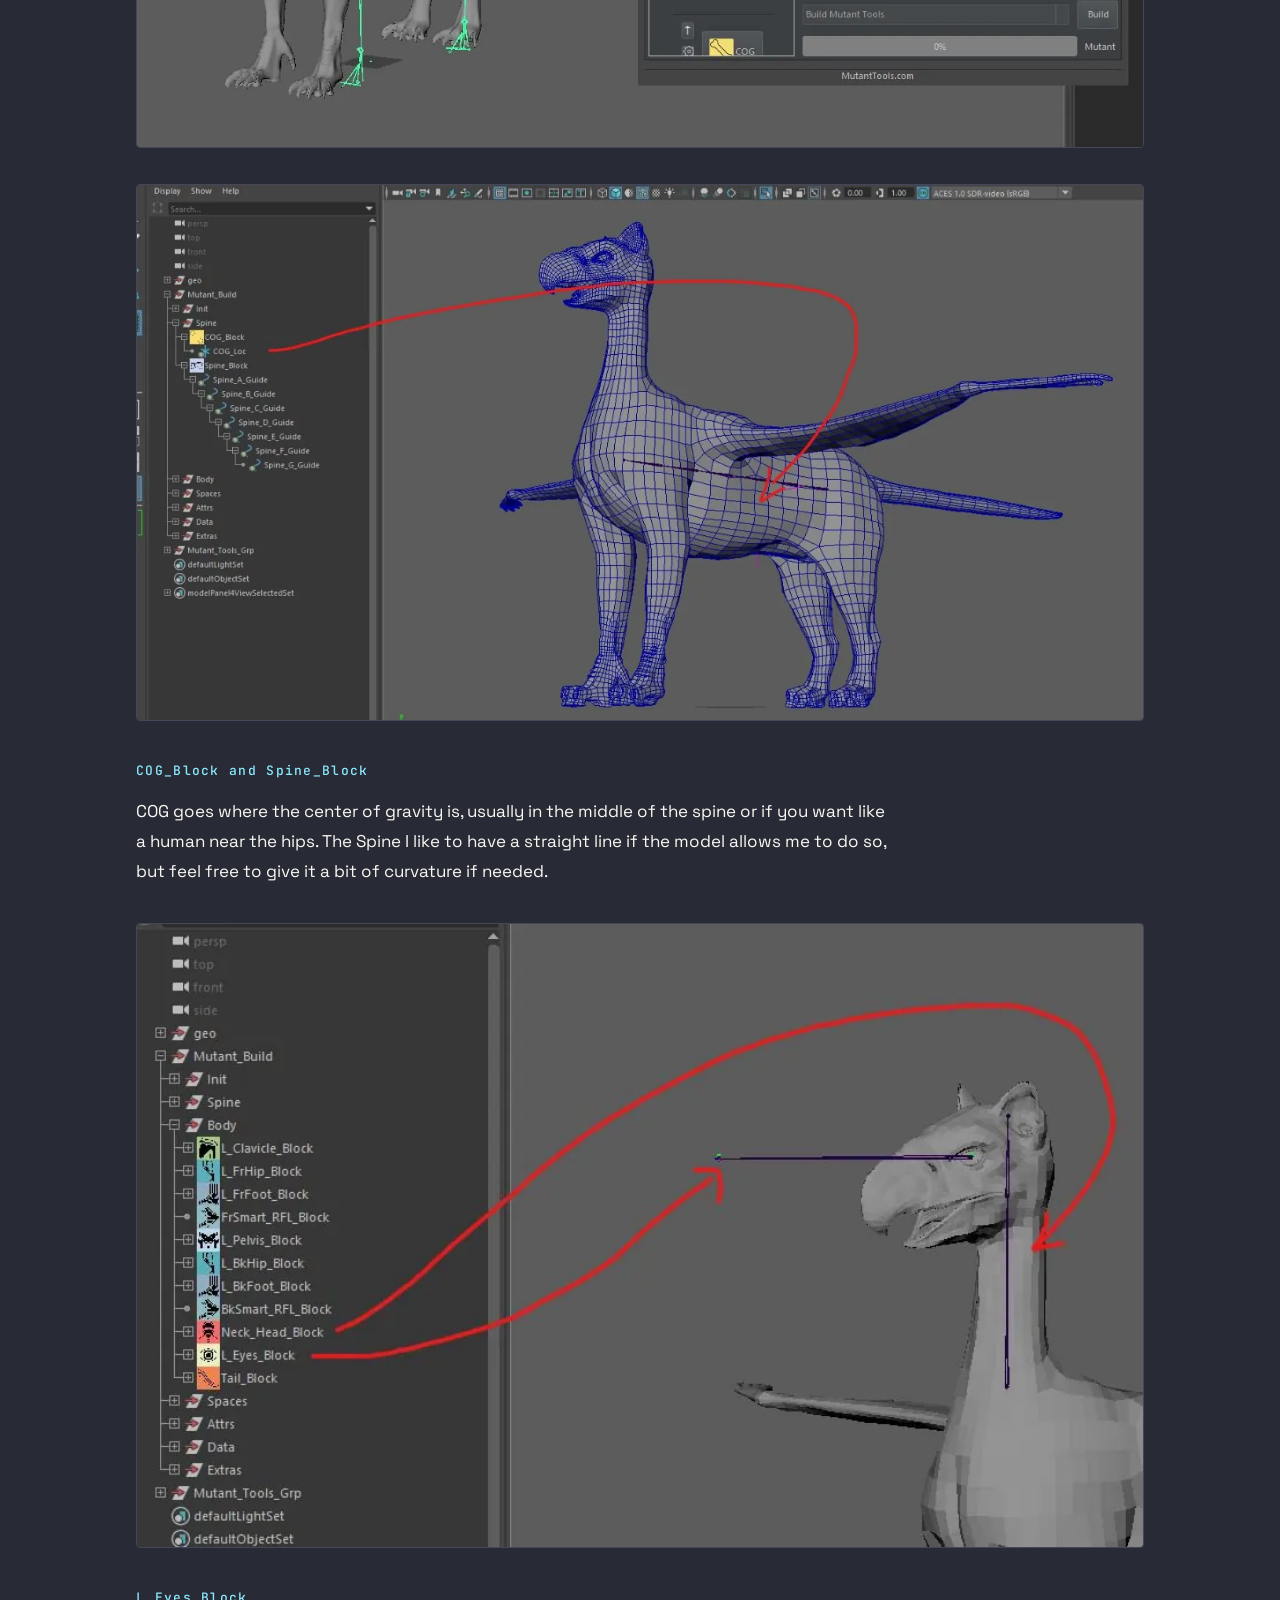
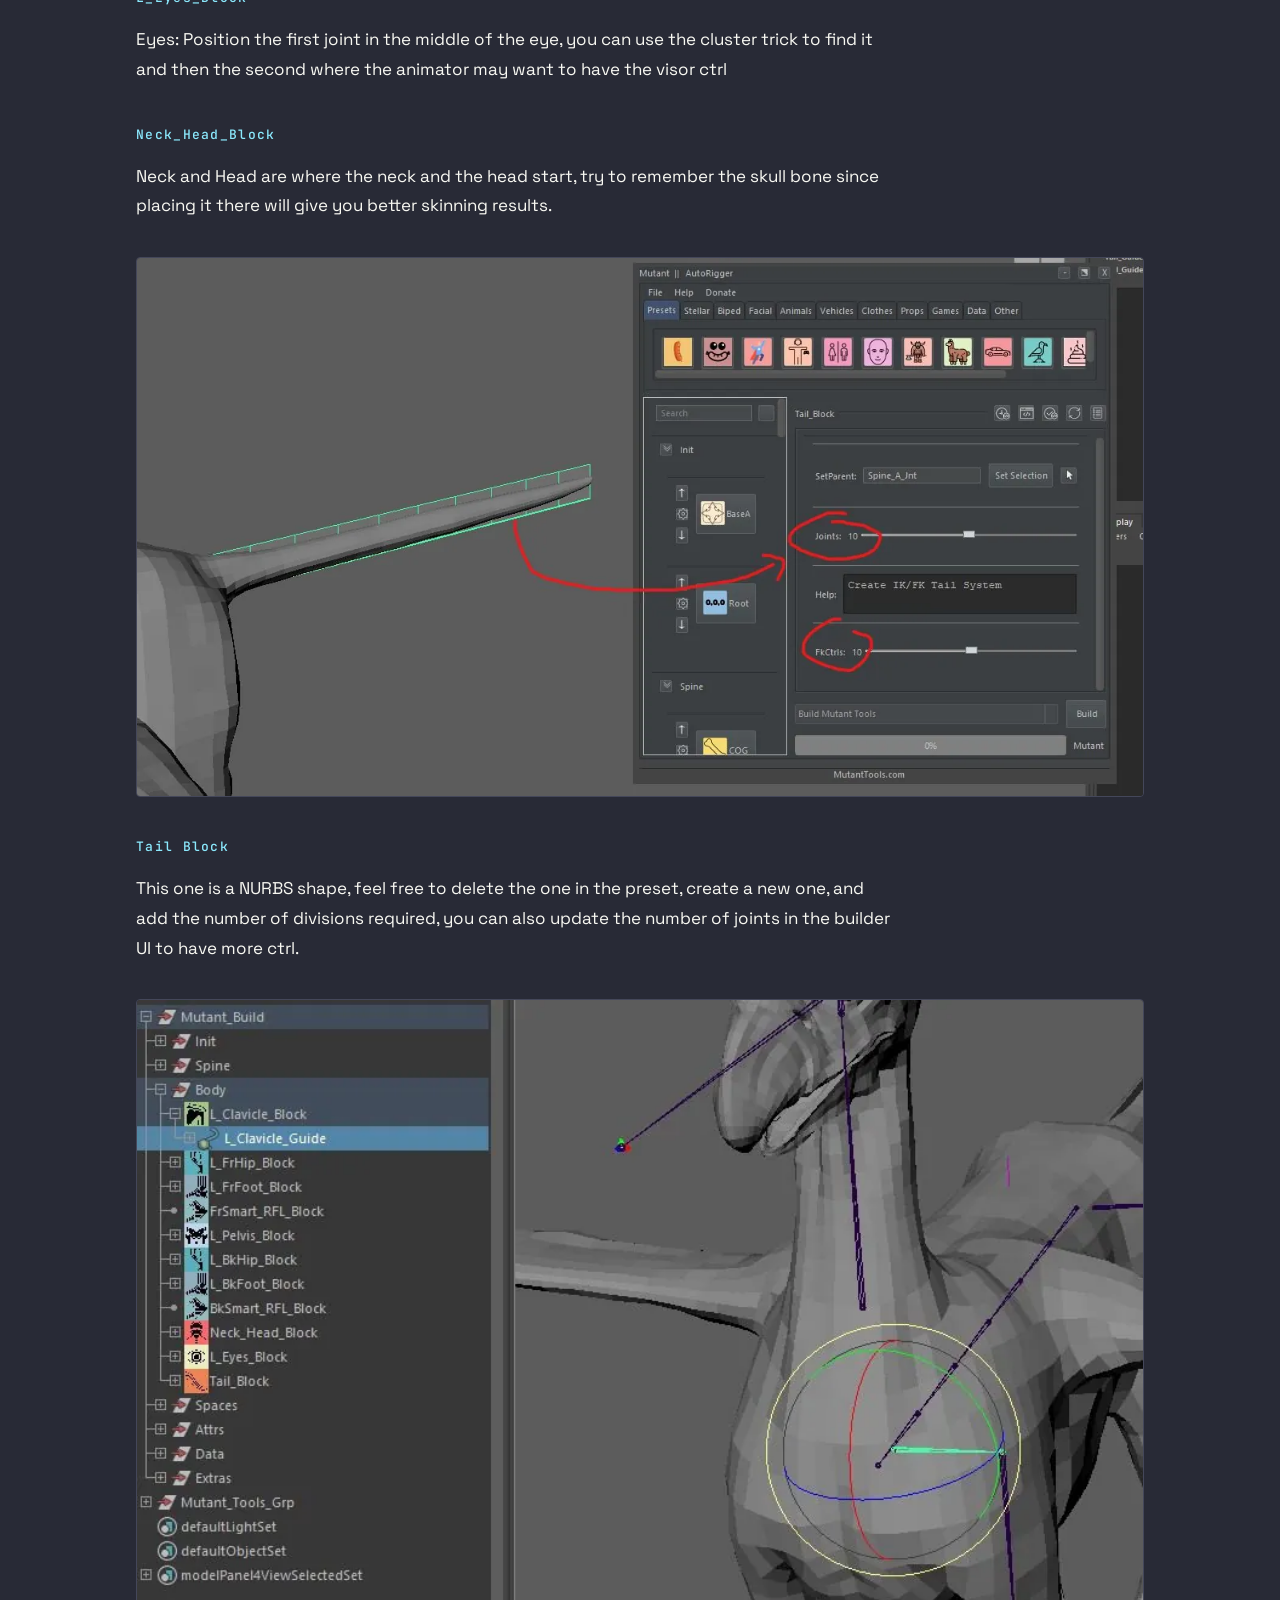
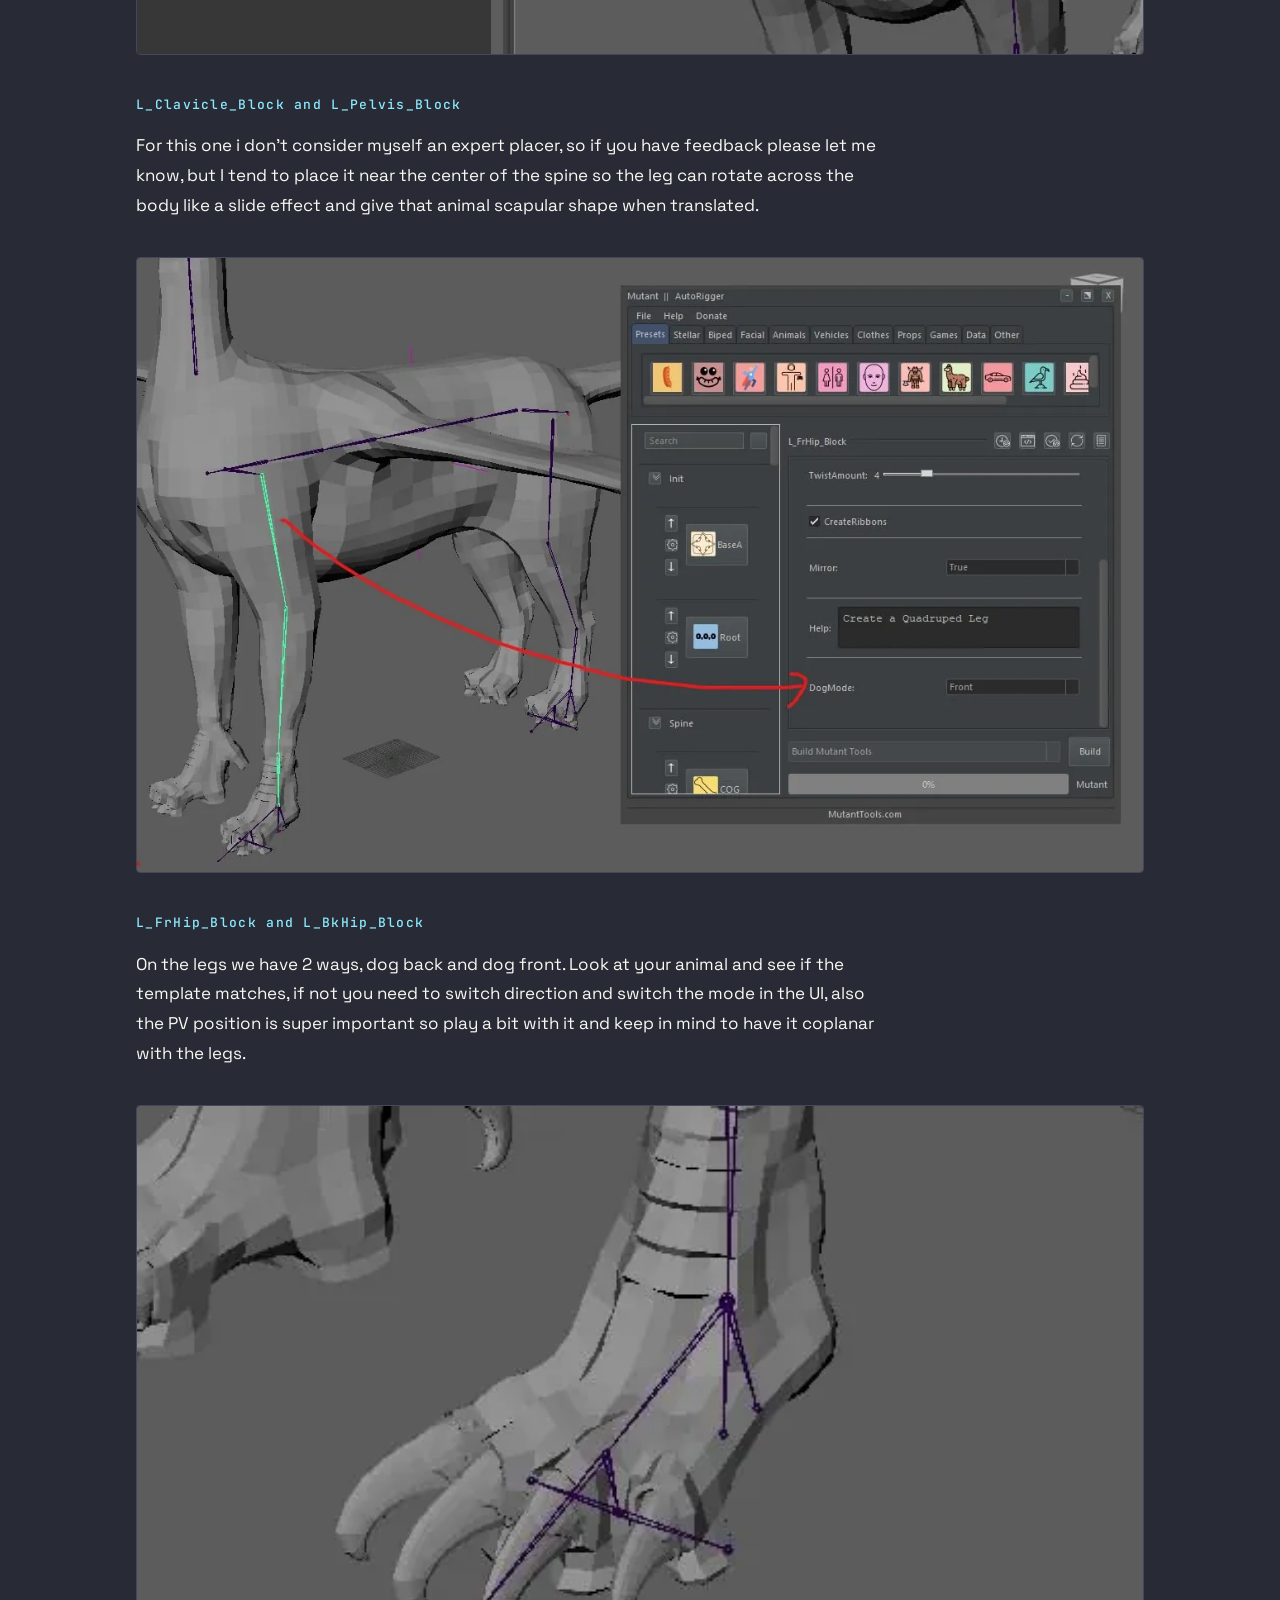
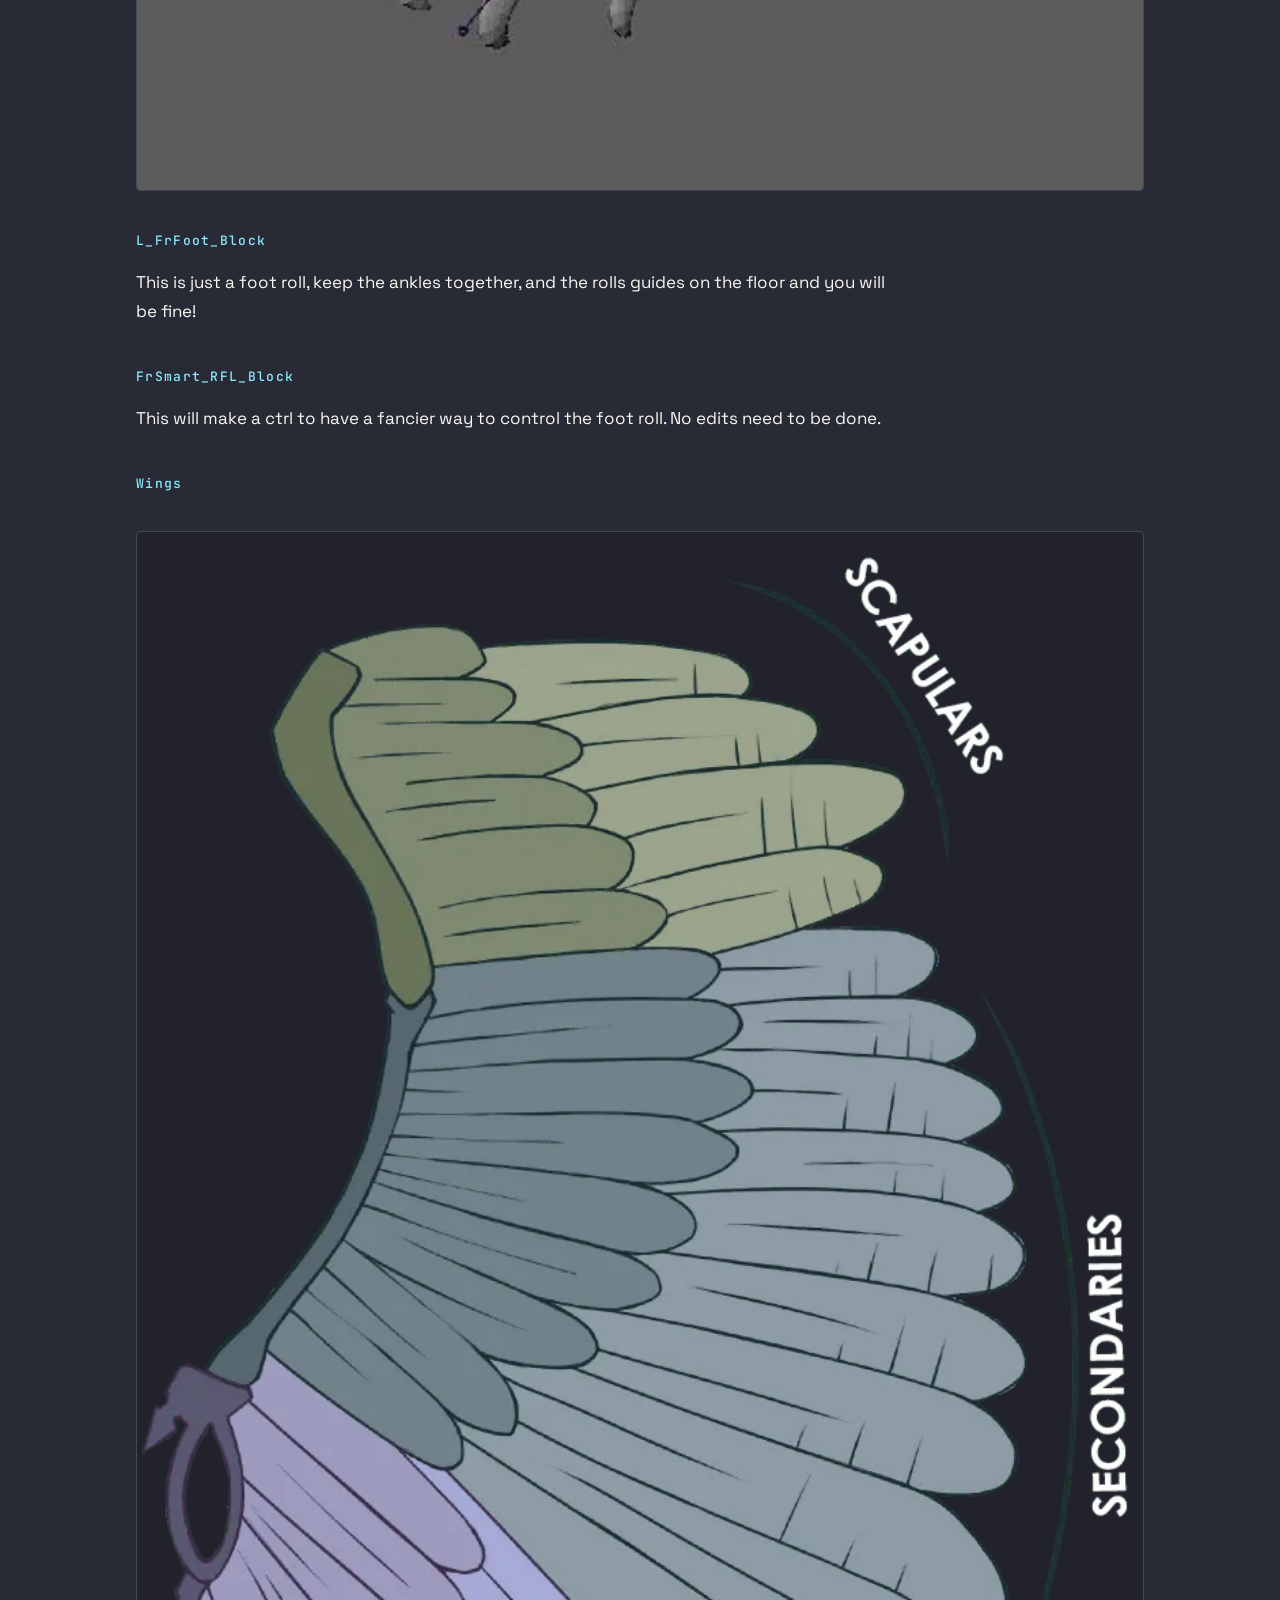
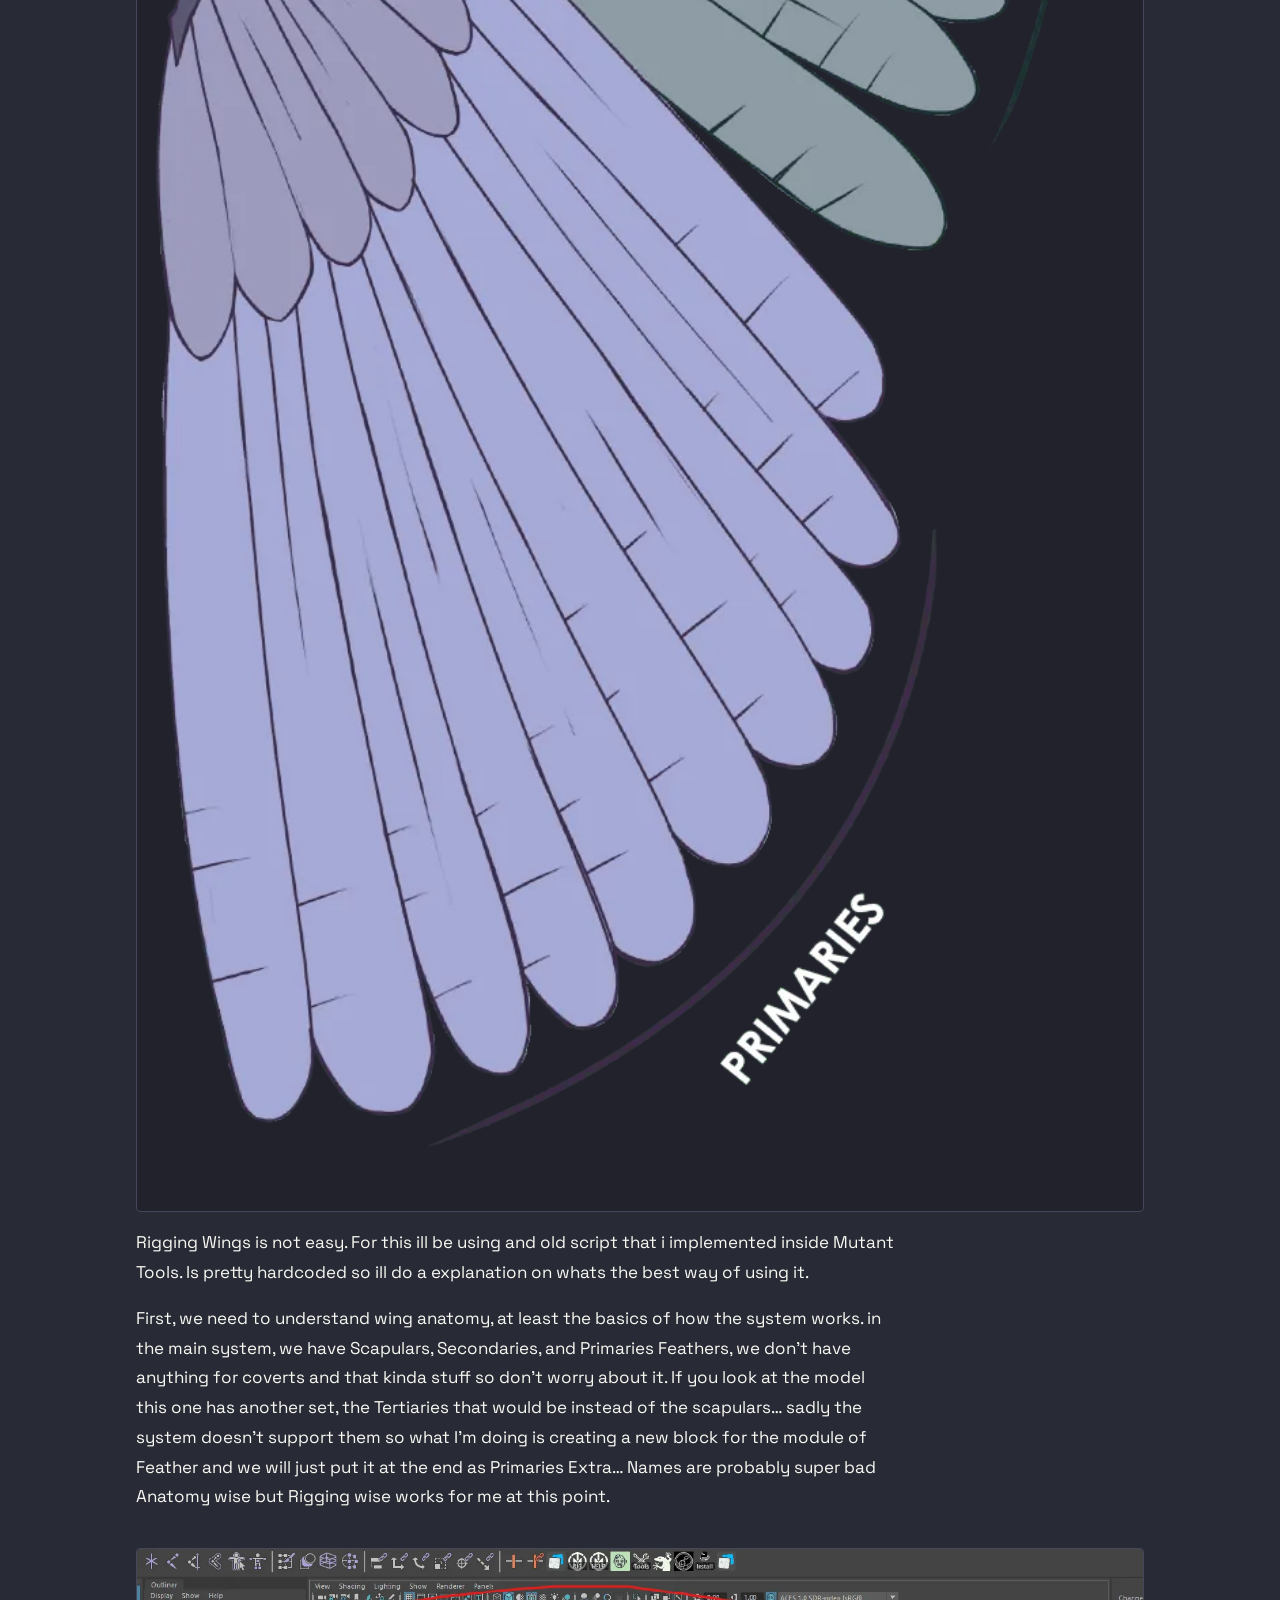
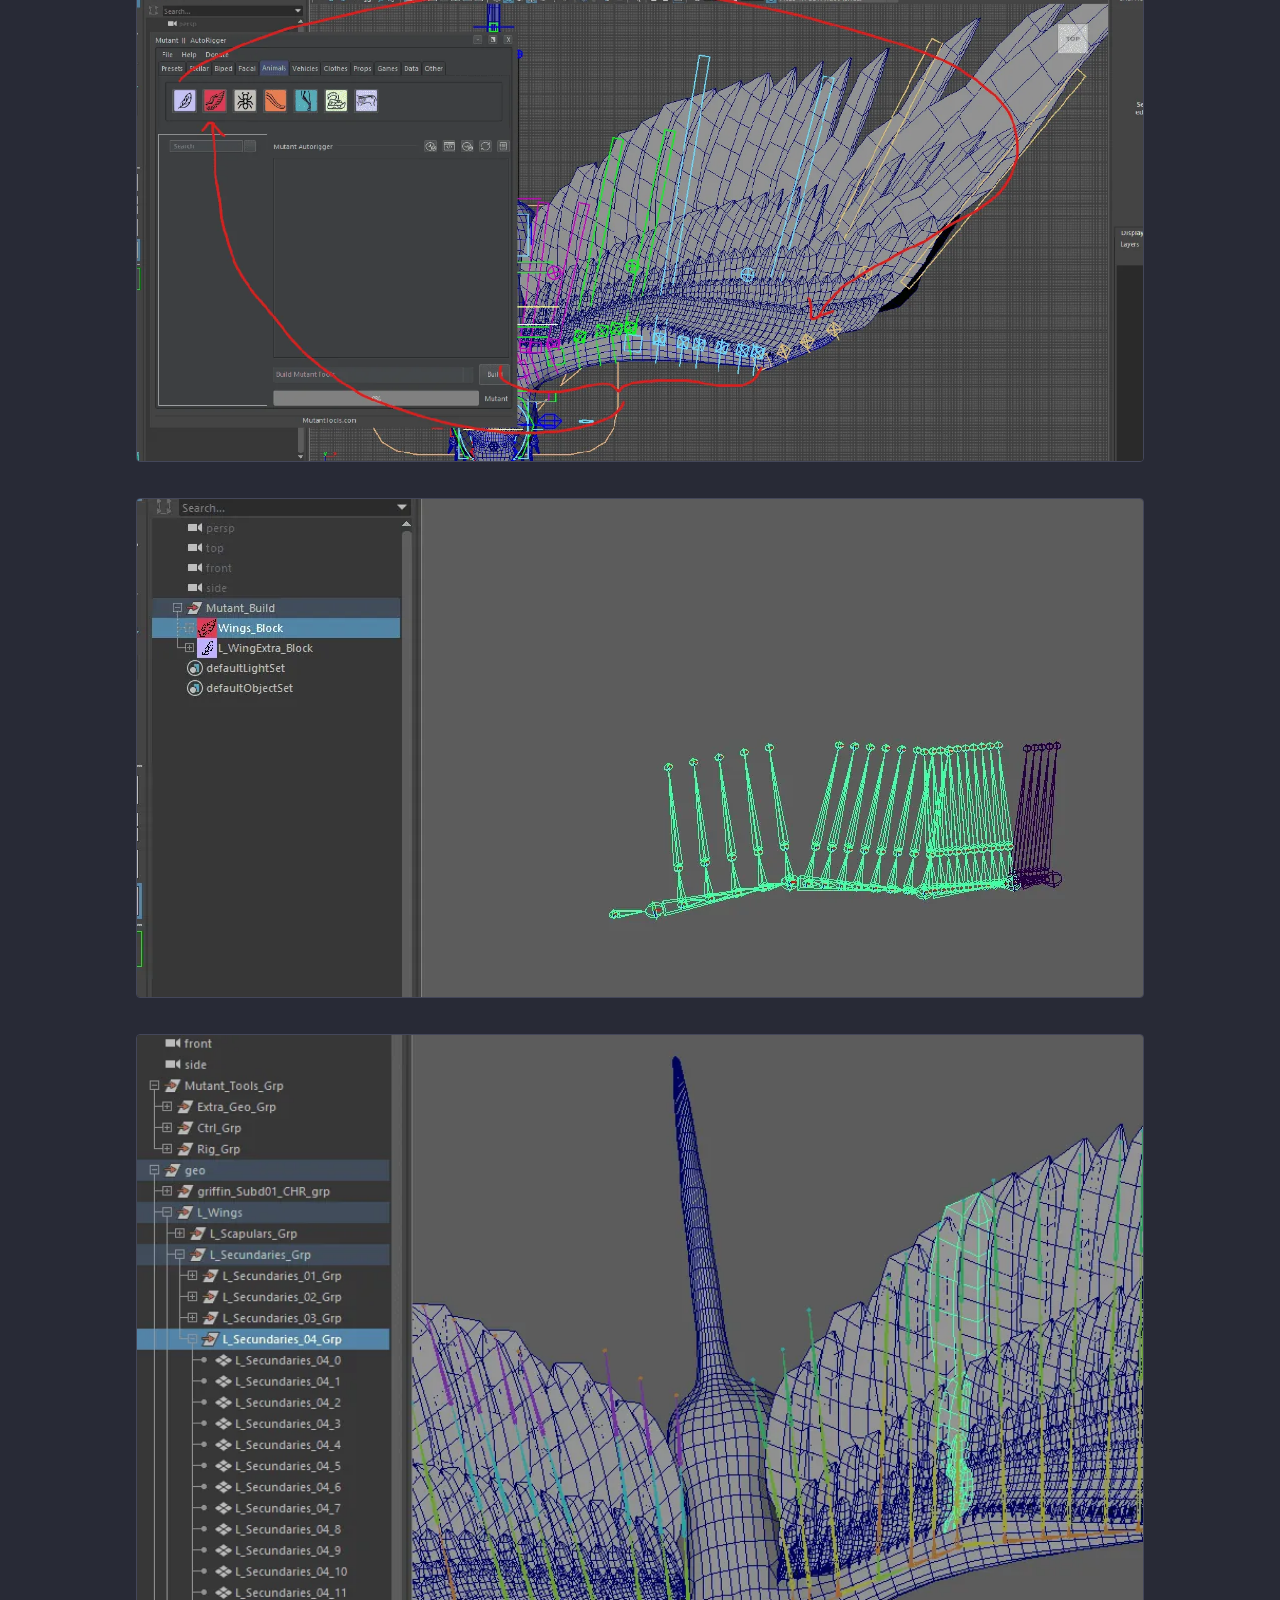
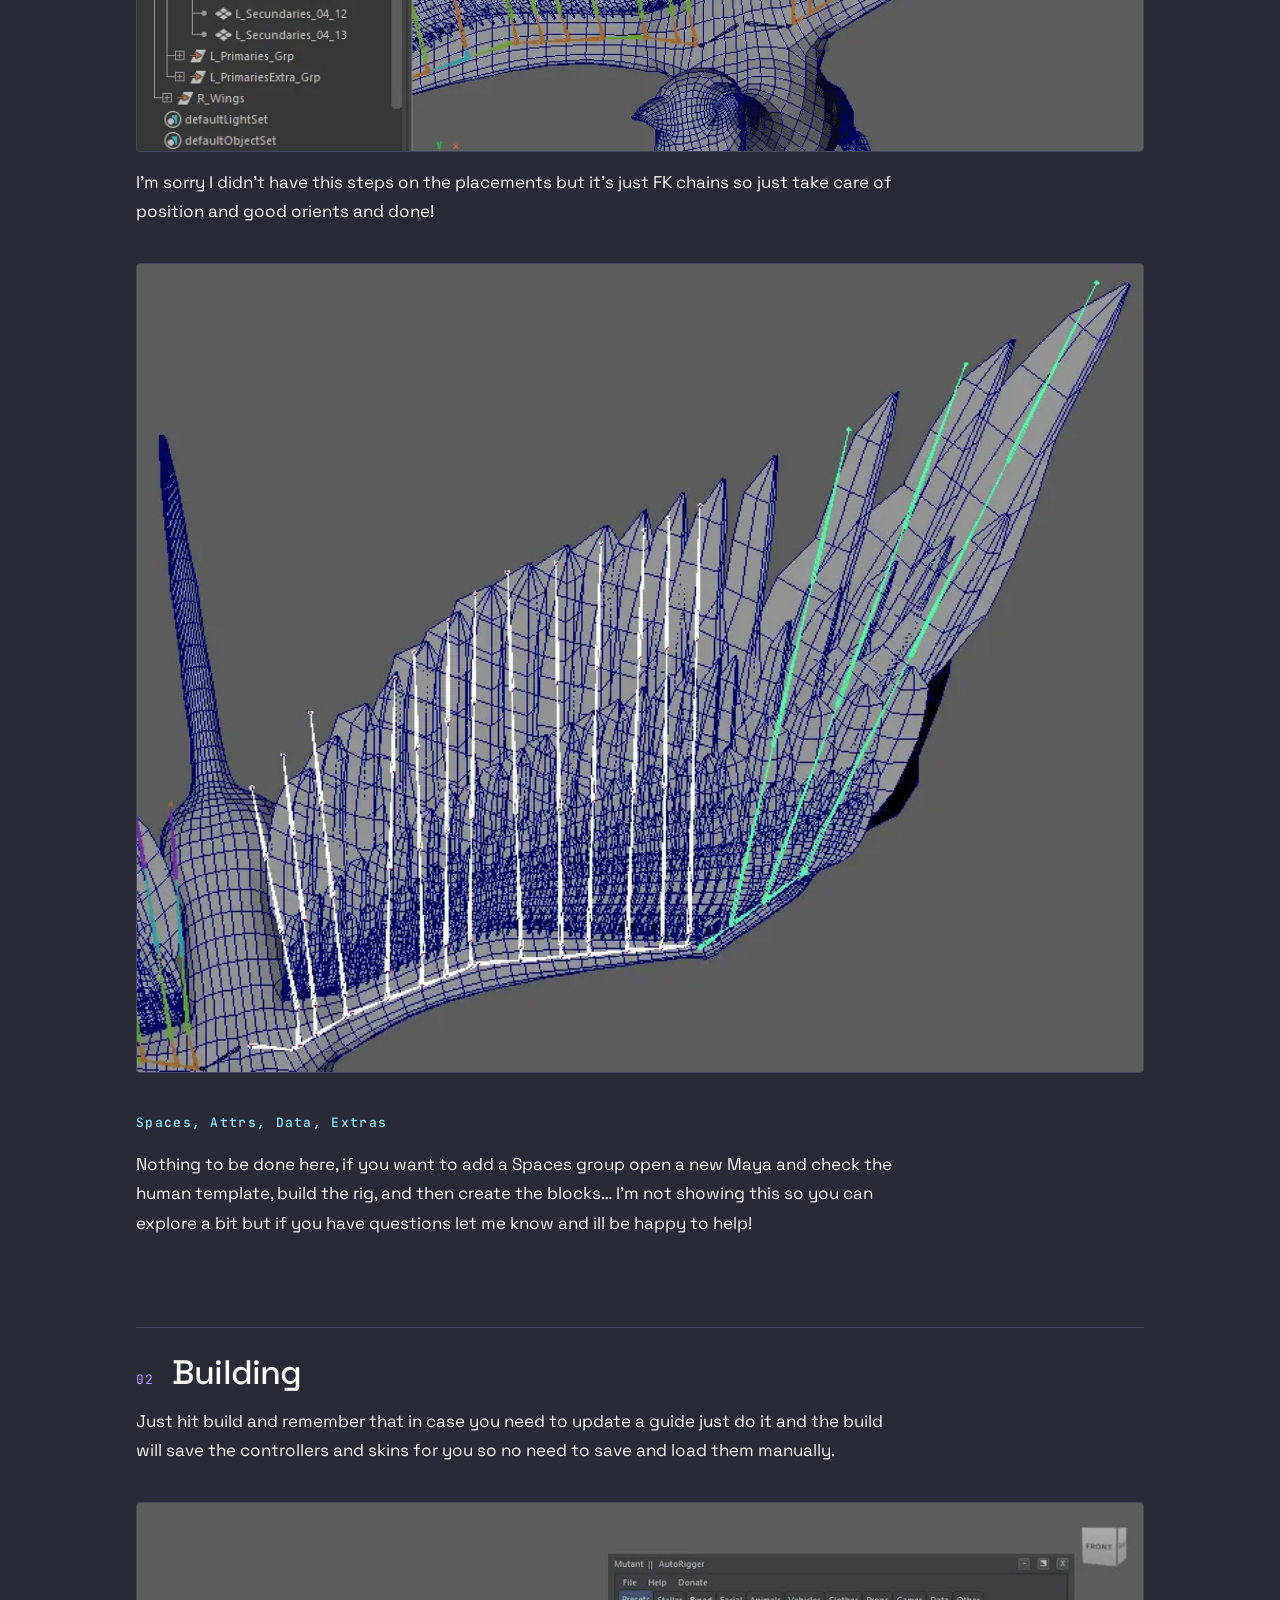
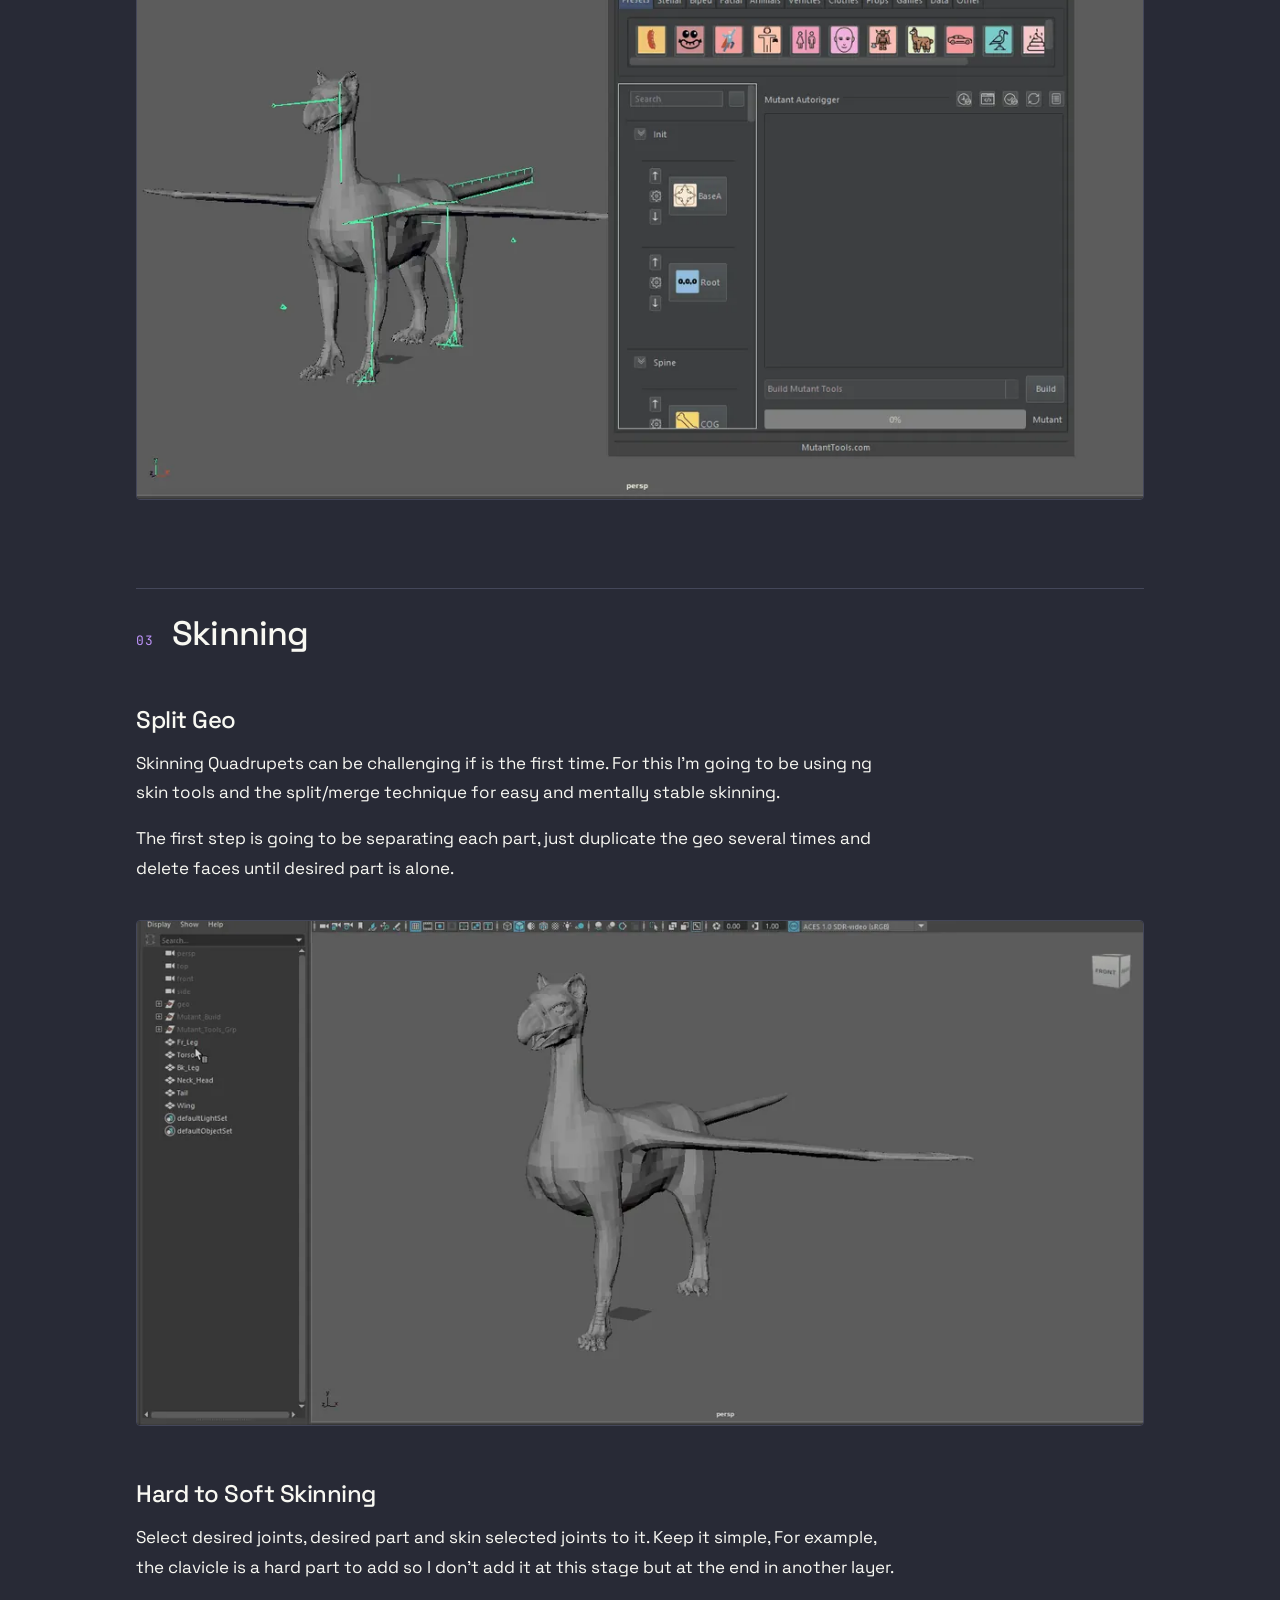
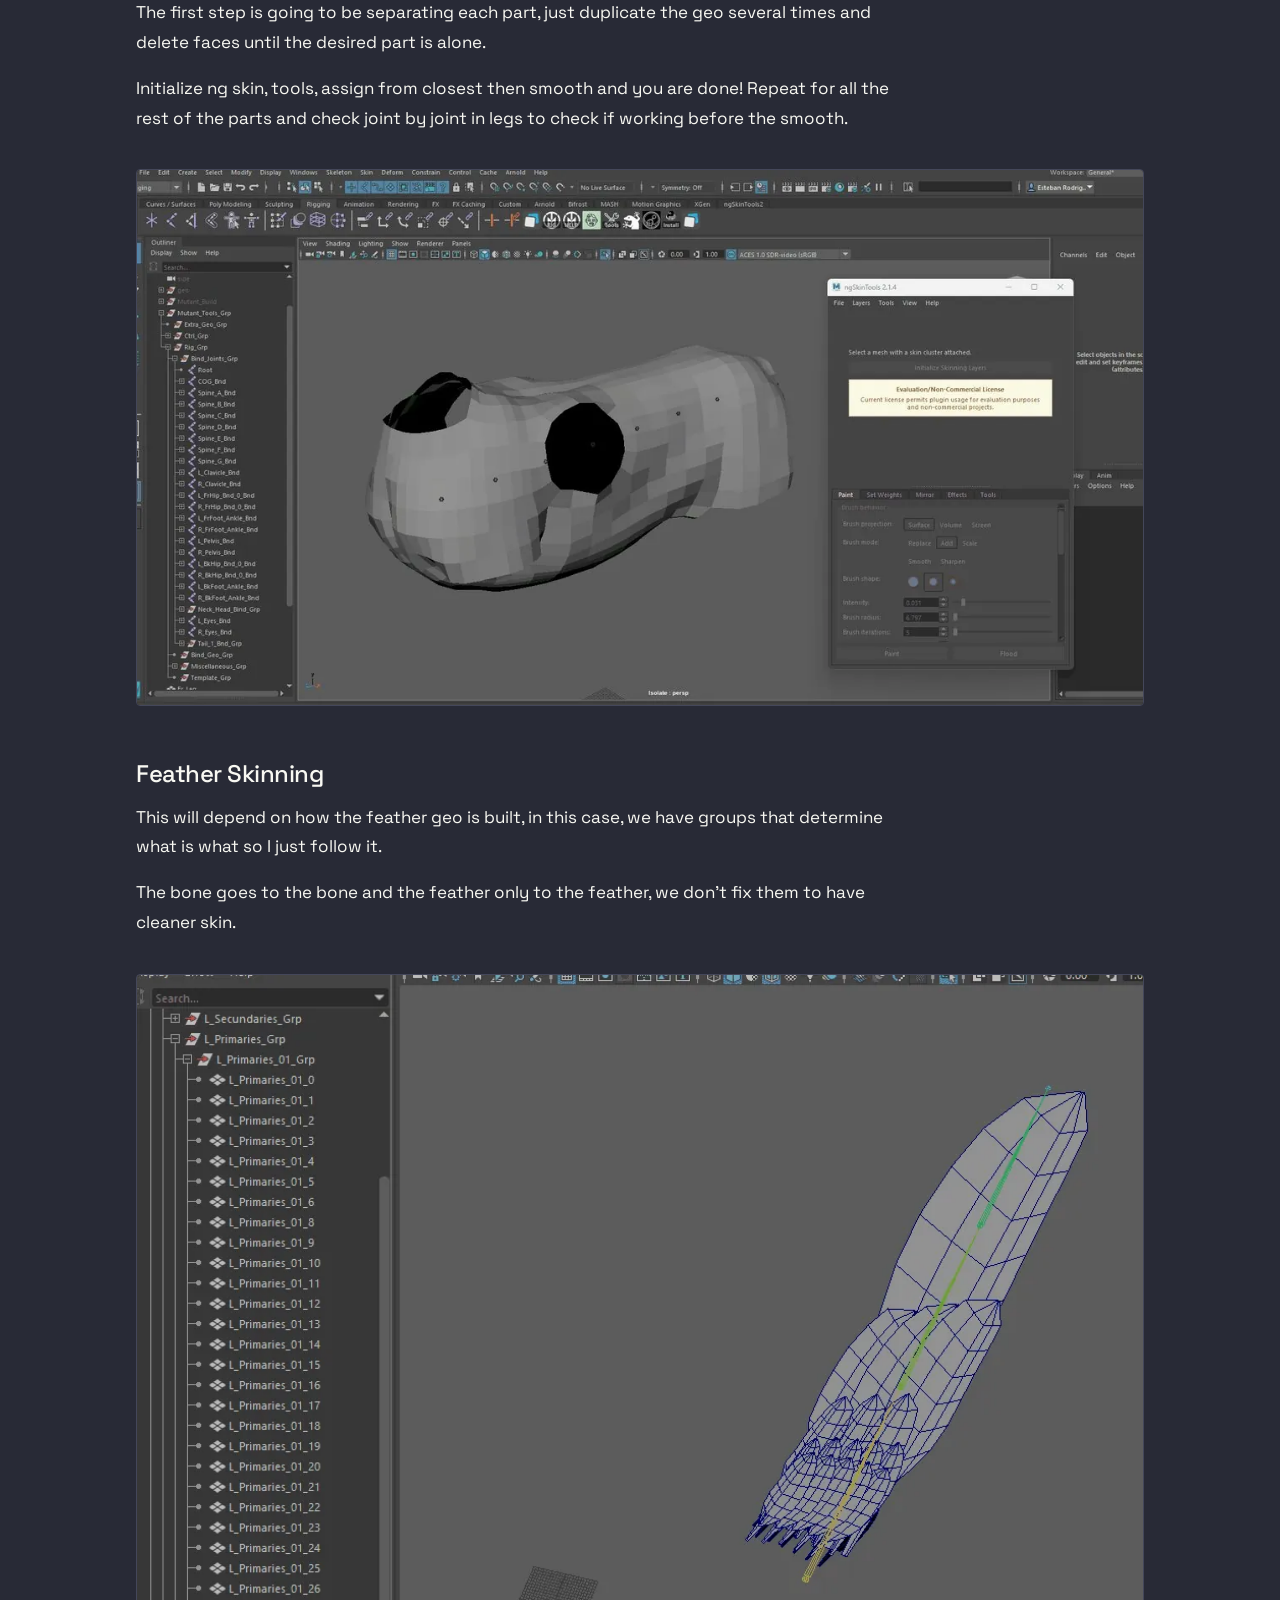
<file: creature-rigging/index.html>
<!doctype html>
<html lang="en">
<head>
<meta charset="utf-8">
<meta name="viewport" content="width=device-width, initial-scale=1">
<title>Creature Rigging in Maya — Quadruped &amp; Wing Setup | Render de Martes</title>
<meta name="description" content="Quadruped rigging in Maya: template guides block by block, wing feather systems, and the split/merge skinning technique that keeps quadruped weights sane.">
<link rel="canonical" href="https://renderdemartes.com/creature-rigging/">
<meta property="og:type" content="website">
<meta property="og:title" content="Creature Rigging in Maya — Quadruped &amp; Wing Setup | Render de Martes">
<meta property="og:description" content="Quadruped rigging in Maya: template guides block by block, wing feather systems, and the split/merge skinning technique that keeps quadruped weights sane.">
<meta property="og:url" content="https://renderdemartes.com/creature-rigging/">
<meta property="og:image" content="https://renderdemartes.com/assets/img/og.jpg">
<meta property="og:image:width" content="1200">
<meta property="og:image:height" content="630">
<meta property="og:image:alt" content="Esteban Rodriguez - technical artist, rigging and Python">
<meta property="og:site_name" content="Render de Martes">
<meta name="twitter:card" content="summary_large_image">
<link rel="icon" href="/assets/img/favicon.ico" sizes="any">
<link rel="icon" href="/assets/img/favicon-32.png" type="image/png" sizes="32x32">
<link rel="apple-touch-icon" href="/assets/img/apple-touch-icon.png">
<link rel="preload" href="/assets/fonts/space-grotesk-700-latin.woff2" as="font" type="font/woff2" crossorigin>
<link rel="preload" href="/assets/fonts/jetbrains-mono-400-latin.woff2" as="font" type="font/woff2" crossorigin>
<link rel="stylesheet" href="/assets/css/fonts.css?v=7f36f3b8">
<link rel="stylesheet" href="/assets/css/site.css?v=8be7aee8">
<script type="application/ld+json">{"@context": "https://schema.org", "@type": "Person", "name": "Esteban Rodriguez", "url": "https://renderdemartes.com/", "jobTitle": "Technical Artist — Rigging & Python", "description": "Character rigger and rigging tools developer. Maya, Unreal, Unity. Creator of Mutant Tools.", "address": {"@type": "PostalAddress", "addressLocality": "Vancouver", "addressRegion": "BC", "addressCountry": "CA"}, "sameAs": ["https://www.linkedin.com/in/esteban-rodriguez-488a68147/", "https://www.youtube.com/@renderdemartes6049", "https://mutanttools.com/"], "knowsAbout": ["Character rigging", "Autodesk Maya", "Unreal Engine", "Python", "Facial rigging", "Pipeline tools"]}</script>
<script type="application/ld+json">{"@context": "https://schema.org", "@type": "HowTo", "name": "Creature rigging — quadrupeds, wings and split-geo skinning", "description": "Quadruped rigging in Maya: template guides block by block, wing feather systems, and the split/merge skinning technique that keeps quadruped weights sane.", "url": "https://renderdemartes.com/creature-rigging/", "author": {"@type": "Person", "name": "Esteban Rodriguez", "url": "https://renderdemartes.com/"}, "step": [{"@type": "HowToStep", "name": "01Guide Placement"}, {"@type": "HowToStep", "name": "02Building"}, {"@type": "HowToStep", "name": "03Skinning"}]}</script>
</head>
<body>
<a class="skip" href="#main">Skip to content</a>

<header class="nav">
  <a class="nav__mark" href="/">
    <img class="nav__logo" src="/assets/img/logo-mark.webp" srcset="/assets/img/logo-mark@2x.webp 2x" width="66" height="96" alt="" decoding="async">
    <span class="hide-sm">RENDER&nbsp;&nbsp;DE&nbsp;&nbsp;MARTES</span><span class="only-sm">RDM</span>
  </a>
  <nav class="nav__links" aria-label="Sections">
    <a href="/">CV</a>
    <a href="/academic/">ACADEMIC</a>
    <a href="https://mutanttools.com/" target="_blank" rel="noopener"><span class="hide-sm">MUTANT </span>TOOLS <span aria-hidden="true">↗</span></a>
  </nav>
</header>
<main id="main">
  <article class="wf">
    <header class="wf__head">
      <p class="section__kicker">W O R K F L O W &nbsp; · &nbsp; 01 &nbsp; O F &nbsp; 07</p>
      <h1 class="wf__h1">Creature rigging — quadrupeds, wings and split-geo skinning</h1>
      <p class="wf__lede">The quadruped template block by block, a wing system with scapulars, secondaries and primaries, and the split-geo skinning technique that keeps weights editable.</p>
      <ul class="chips"><li>MAYA</li><li>MUTANT TOOLS</li><li>NGSKINTOOLS</li><li>QUADRUPED</li></ul>
    </header>

    <div class="wf__body">
      <p class="wf-p">First, thanks to Luis Cadavid for developing the personal groom project.</p>
      <p class="wf-p">We will use my main scripts: Mutant Tools. We updated some code so feel free to install the latest to follow the tutorial.</p>
      <p class="wf-p">Model by: Pete Flint</p>
      <h2 class="wf-h2"><span class="wf-h2__n">01</span>Guide Placement</h2>
      <h3 class="wf-h3">Template</h3>
      <p class="wf-p">We start by selecting the quadruped template and then ill explain each block and how to place it.</p>
      <h4 class="wf-h4">BaseA_Block and Root_Block</h4>
      <p class="wf-p">We don’t need to do anything with them.</p>
      <figure class="wf-media"><img src="/assets/img/tut/creature-rigging/tempalte.webp" alt="" loading="lazy" decoding="async"></figure>
      <figure class="wf-media"><img src="/assets/img/tut/creature-rigging/CogSpine.webp" alt="" loading="lazy" decoding="async"></figure>
      <h4 class="wf-h4">COG_Block and Spine_Block</h4>
      <p class="wf-p">COG goes where the center of gravity is, usually in the middle of the spine or if you want like a human near the hips. The Spine I like to have a straight line if the model allows me to do so, but feel free to give it a bit of curvature if needed.</p>
      <figure class="wf-media"><img src="/assets/img/tut/creature-rigging/NeckHaed.webp" alt="" loading="lazy" decoding="async"></figure>
      <h4 class="wf-h4">L_Eyes_Block</h4>
      <p class="wf-p">Eyes: Position the first joint in the middle of the eye, you can use the cluster trick to find it and then the second where the animator may want to have the visor ctrl</p>
      <h4 class="wf-h4">Neck_Head_Block</h4>
      <p class="wf-p">Neck and Head are where the neck and the head start, try to remember the skull bone since placing it there will give you better skinning results.</p>
      <figure class="wf-media"><img src="/assets/img/tut/creature-rigging/Tail.webp" alt="" loading="lazy" decoding="async"></figure>
      <h4 class="wf-h4">Tail Block</h4>
      <p class="wf-p">This one is a NURBS shape, feel free to delete the one in the preset, create a new one, and add the number of divisions required, you can also update the number of joints in the builder UI to have more ctrl.</p>
      <figure class="wf-media"><img src="/assets/img/tut/creature-rigging/Scaupla.webp" alt="" loading="lazy" decoding="async"></figure>
      <h4 class="wf-h4">L_Clavicle_Block and L_Pelvis_Block</h4>
      <p class="wf-p">For this one i don’t consider myself an expert placer, so if you have feedback please let me know, but I tend to place it near the center of the spine so the leg can rotate across the body like a slide effect and give that animal scapular shape when translated.</p>
      <figure class="wf-media"><img src="/assets/img/tut/creature-rigging/legs.webp" alt="" loading="lazy" decoding="async"></figure>
      <h4 class="wf-h4">L_FrHip_Block and L_BkHip_Block​</h4>
      <p class="wf-p">On the legs we have 2 ways, dog back and dog front. Look at your animal and see if the template matches, if not you need to switch direction and switch the mode in the UI, also the PV position is super important so play a bit with it and keep in mind to have it coplanar with the legs.</p>
      <figure class="wf-media"><img src="/assets/img/tut/creature-rigging/foot.webp" alt="" loading="lazy" decoding="async"></figure>
      <h4 class="wf-h4">L_FrFoot_Block</h4>
      <p class="wf-p">This is just a foot roll, keep the ankles together, and the rolls guides on the floor and you will be fine!</p>
      <h4 class="wf-h4">FrSmart_RFL_Block</h4>
      <p class="wf-p">This will make a ctrl to have a fancier way to control the foot roll. No edits need to be done.</p>
      <h4 class="wf-h4">Wings</h4>
      <figure class="wf-media"><img src="/assets/img/tut/creature-rigging/WingBG.webp" alt="" loading="lazy" decoding="async"></figure>
      <p class="wf-p">Rigging Wings is not easy. For this ill be using and old script that i implemented inside Mutant Tools. Is pretty hardcoded so ill do a explanation on whats the best way of using it.</p>
      <p class="wf-p">First, we need to understand wing anatomy, at least the basics of how the system works. in the main system, we have Scapulars, Secondaries, and Primaries Feathers, we don’t have anything for coverts and that kinda stuff so don’t worry about it. If you look at the model this one has another set, the Tertiaries that would be instead of the scapulars… sadly the system doesn’t support them so what I’m doing is creating a new block for the module of Feather and we will just put it at the end as Primaries Extra… Names are probably super bad Anatomy wise but Rigging wise works for me at this point.</p>
      <figure class="wf-media"><img src="/assets/img/tut/creature-rigging/Feathers-Block.webp" alt="" loading="lazy" decoding="async"></figure>
      <figure class="wf-media"><img src="/assets/img/tut/creature-rigging/WingsGuides.webp" alt="" loading="lazy" decoding="async"></figure>
      <figure class="wf-media"><img src="/assets/img/tut/creature-rigging/WingsGeo.webp" alt="" loading="lazy" decoding="async"></figure>
      <p class="wf-p">I’m sorry I didn’t have this steps on the placements but it’s just FK chains so just take care of position and good orients and done!</p>
      <figure class="wf-media"><img src="/assets/img/tut/creature-rigging/Wing-Skeleton.webp" alt="" loading="lazy" decoding="async"></figure>
      <h4 class="wf-h4">Spaces, Attrs, Data, Extras</h4>
      <p class="wf-p">Nothing to be done here, if you want to add a Spaces group open a new Maya and check the human template, build the rig, and then create the blocks… I’m not showing this so you can explore a bit but if you have questions let me know and ill be happy to help!</p>
      <h2 class="wf-h2"><span class="wf-h2__n">02</span>Building</h2>
      <p class="wf-p">Just hit build and remember that in case you need to update a guide just do it and the build will save the controllers and skins for you so no need to save and load them manually.</p>
      <figure class="wf-media wf-media--video"><video class="wf-video" poster="/assets/img/tut/creature-rigging/GriffinBuild.poster.webp" width="1100" height="652" muted loop playsinline preload="none" data-autoplay aria-label="Rigging clip"><source src="/assets/img/tut/creature-rigging/GriffinBuild.mp4" type="video/mp4"></video></figure>
      <h2 class="wf-h2"><span class="wf-h2__n">03</span>Skinning</h2>
      <h3 class="wf-h3">Split Geo</h3>
      <p class="wf-p">Skinning Quadrupets can be challenging if is the first time. For this I’m going to be using ng skin tools and the split/merge technique for easy and mentally stable skinning.</p>
      <p class="wf-p">The first step is going to be separating each part, just duplicate the geo several times and delete faces until desired part is alone.</p>
      <figure class="wf-media wf-media--video"><video class="wf-video" poster="/assets/img/tut/creature-rigging/BodyParts.poster.webp" width="1100" height="552" muted loop playsinline preload="none" data-autoplay aria-label="Rigging clip"><source src="/assets/img/tut/creature-rigging/BodyParts.mp4" type="video/mp4"></video></figure>
      <h3 class="wf-h3">Hard to Soft Skinning</h3>
      <p class="wf-p">Select desired joints, desired part and skin selected joints to it. Keep it simple, For example, the clavicle is a hard part to add so I don’t add it at this stage but at the end in another layer.</p>
      <p class="wf-p">The first step is going to be separating each part, just duplicate the geo several times and delete faces until the desired part is alone.</p>
      <p class="wf-p">Initialize ng skin, tools, assign from closest then smooth and you are done! Repeat for all the rest of the parts and check joint by joint in legs to check if working before the smooth.</p>
      <figure class="wf-media wf-media--video"><video class="wf-video" poster="/assets/img/tut/creature-rigging/SkinTorso.poster.webp" width="1200" height="638" muted loop playsinline preload="none" data-autoplay aria-label="Rigging clip"><source src="/assets/img/tut/creature-rigging/SkinTorso.mp4" type="video/mp4"></video></figure>
      <h3 class="wf-h3">Feather Skinning</h3>
      <p class="wf-p">This will depend on how the feather geo is built, in this case, we have groups that determine what is what so I just follow it.</p>
      <p class="wf-p">The bone goes to the bone and the feather only to the feather, we don’t fix them to have cleaner skin.</p>
      <figure class="wf-media"><img src="/assets/img/tut/creature-rigging/SkinFeathers.webp" alt="" loading="lazy" decoding="async"></figure>
      <h3 class="wf-h3">Combine and Transfer</h3>
      <p class="wf-p">Once all parts are skinned, we just need to combine them with the skinning option set to True and transfer the skinning to the real geo.</p>
      <p class="wf-p">Then just work the intersections and that is how complex skins are done simply.</p>
      <figure class="wf-media"><img src="/assets/img/tut/creature-rigging/CombineGeos.webp" alt="" loading="lazy" decoding="async"></figure>
      <figure class="wf-media"><img src="/assets/img/tut/creature-rigging/CopySkins.webp" alt="" loading="lazy" decoding="async"></figure>
    </div>

    <section class="found found--wf">
      <p class="found__kicker">B U I L T &nbsp; T H I S &nbsp; W A Y &nbsp; F O R &nbsp; Y O U ?</p>
      <h2 class="found__title">I do this on shows, not just on my own time.</h2>
      <p class="found__note">Every workflow on this site is the one I use in production. If you want it applied to your characters instead of read about, that is the job.</p>
      <p class="found__row">
        <a class="btn" href="https://bluetaperigging.com/" target="_blank" rel="noopener">HIRE BLUETAPE RIGGING <span aria-hidden="true">↗</span></a>
        <a class="btn btn--ghost" href="/hire-a-freelance-character-rigger/">RIGGING SERVICES →</a>
      </p>
    </section>

    <nav class="wf-more" aria-label="More workflows">
      <p class="section__kicker">M O R E &nbsp; W O R K F L O W S</p>
      <div class="wf-more__grid"><a class="wf-card" href="/ai-rigging-with-mutant-tools/"><span class="wf-card__title">AI rigging an orc with Mutant Tools</span><span class="wf-card__note">An experiment: an orc rigged 100% by AI</span><span class="wf-card__go">OPEN →</span></a><a class="wf-card" href="/face-rig-study/"><span class="wf-card__title">Face rig study</span><span class="wf-card__note">Layered facial systems, region by region</span><span class="wf-card__go">OPEN →</span></a><a class="wf-card" href="/how-to-rig-a-car/"><span class="wf-card__title">How to rig a car</span><span class="wf-card__note">Chassis, wheels, doors, a drivable rig</span><span class="wf-card__go">OPEN →</span></a></div>
    </nav>
  </article>
</main>

  <a class="outbound" href="https://mutanttools.com/" target="_blank" rel="noopener">
    <span class="outbound__left">
      <span class="outbound__title">MUTANT TOOLS</span>
      <span class="outbound__note">Modular autorigger for Maya — body, face, quadrupeds, props.</span>
    </span>
    <span class="outbound__go">MUTANTTOOLS.COM <span aria-hidden="true">↗</span></span>
  </a>

<footer class="foot" id="contact">
  <div class="foot__contact">
    <p class="section__kicker">C O N T A C T</p>
    <h2 class="foot__title">Need a rigger?</h2>
    <p class="foot__lead">Freelance work goes through <a href="https://bluetaperigging.com/" target="_blank" rel="noopener">Bluetape Rigging</a>. For anything else, LinkedIn is the fastest way to reach me.</p>
    <p class="foot__btns">
      <a class="btn btn--cyan" href="https://www.linkedin.com/in/esteban-rodriguez-488a68147/" target="_blank" rel="noopener">LINKEDIN PROFILE <span aria-hidden="true">↗</span></a>
      <a class="btn btn--ghost" href="https://bluetaperigging.com/" target="_blank" rel="noopener">BLUETAPE RIGGING <span aria-hidden="true">↗</span></a>
    </p>
  </div>
  <nav class="foot__services" aria-label="Services">
    <p class="foot__colhead">SERVICES</p>
    <a href="/hire-a-freelance-character-rigger/">HIRE A FREELANCE RIGGER</a>
    <a href="/maya-rigging-services/">MAYA RIGGING</a>
    <a href="/unreal-engine-character-rigging/">UNREAL RIGGING</a>
    <a href="/facial-rigging-services/">FACIAL RIGGING</a>
    <a href="/rigging-outsourcing-for-studios/">RIGGING FOR STUDIOS</a>
  </nav>
  <nav class="foot__links" aria-label="Elsewhere">
    <a href="https://www.linkedin.com/in/esteban-rodriguez-488a68147/" target="_blank" rel="noopener">LINKEDIN ↗</a>
    <a href="https://www.youtube.com/@renderdemartes6049/videos" target="_blank" rel="noopener">YOUTUBE ↗</a>
    <a href="https://mutanttools.com/" target="_blank" rel="noopener">MUTANTTOOLS.COM ↗</a>
    <a href="/academic/">ACADEMIC</a>
    <a href="/creature-rigging/">WORKFLOWS</a>
  </nav>
  <p class="foot__fine">© 2026 Esteban Rodriguez · Costa Rica, working remotely worldwide · built with Claude — who has time to build a website while building rigs?</p>
</footer>

<script src="/assets/js/site.js?v=4e685639" defer></script>
</body>
</html>
</file>
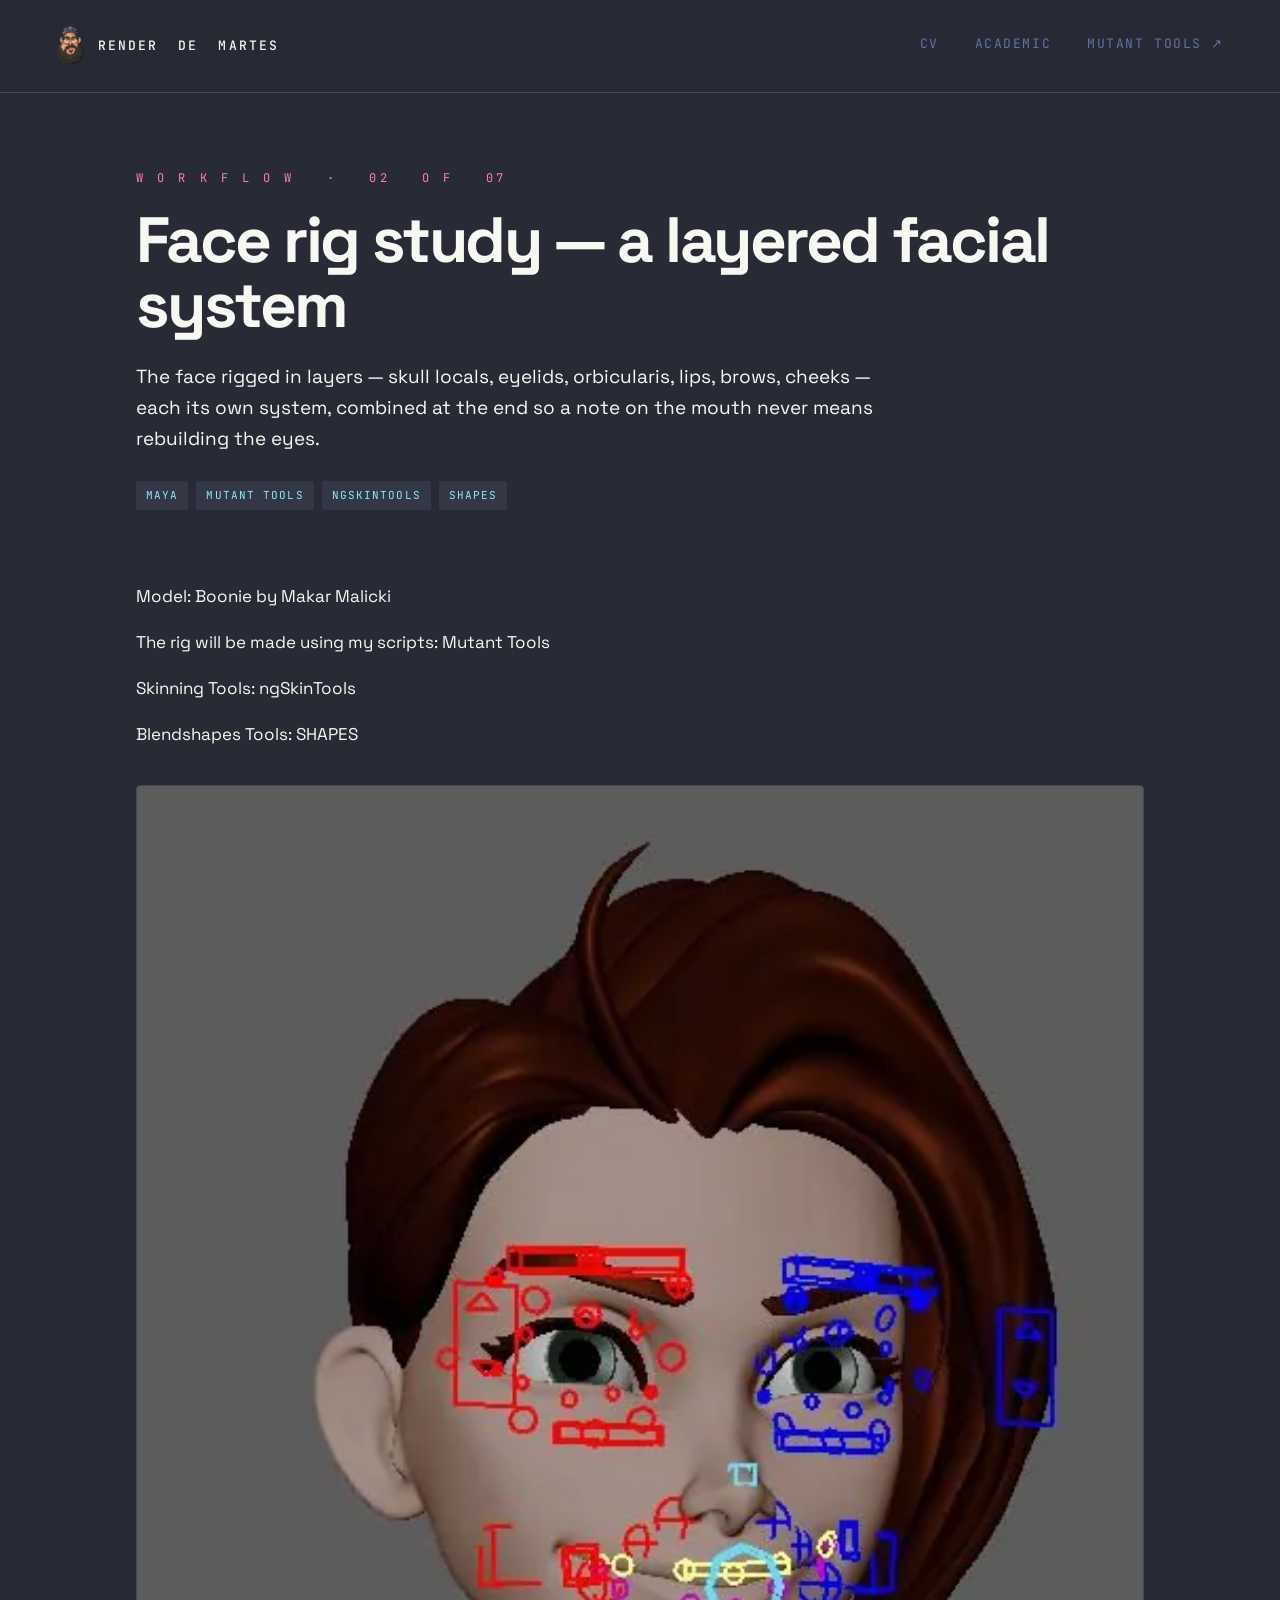
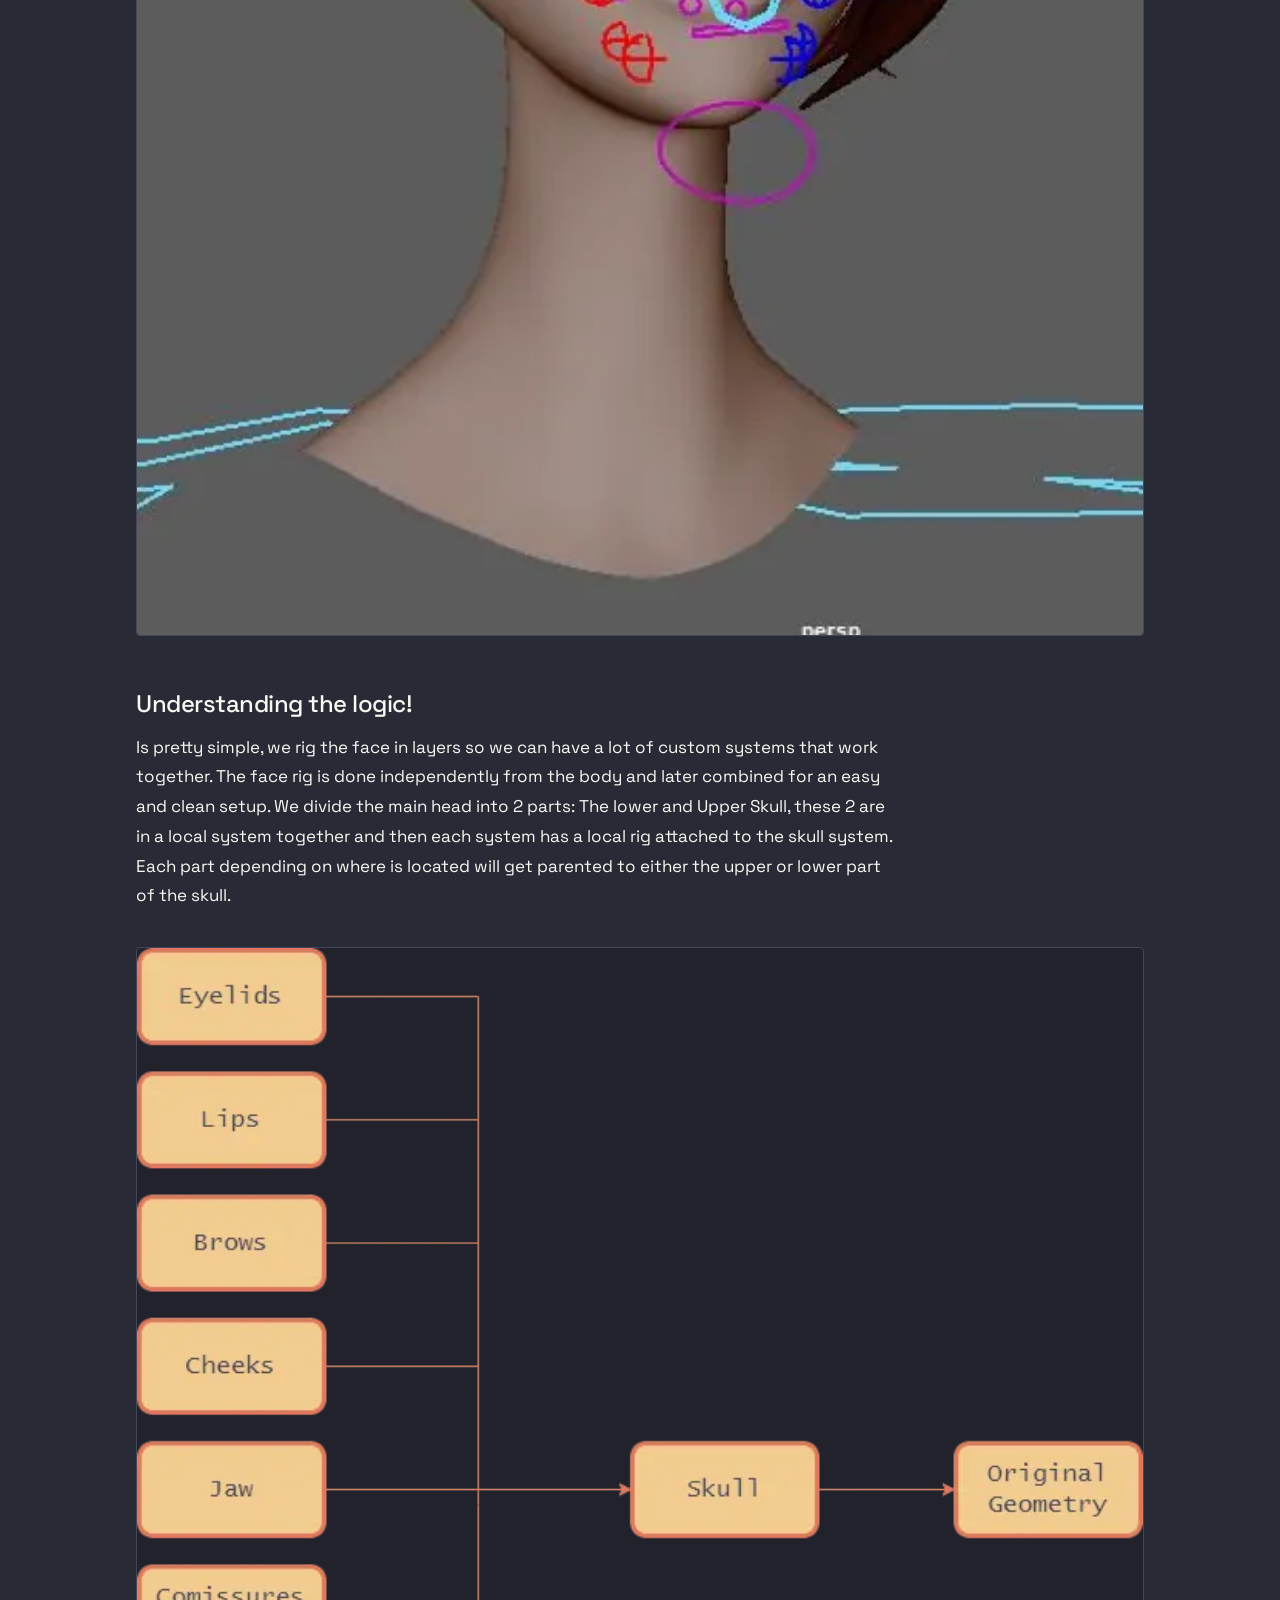
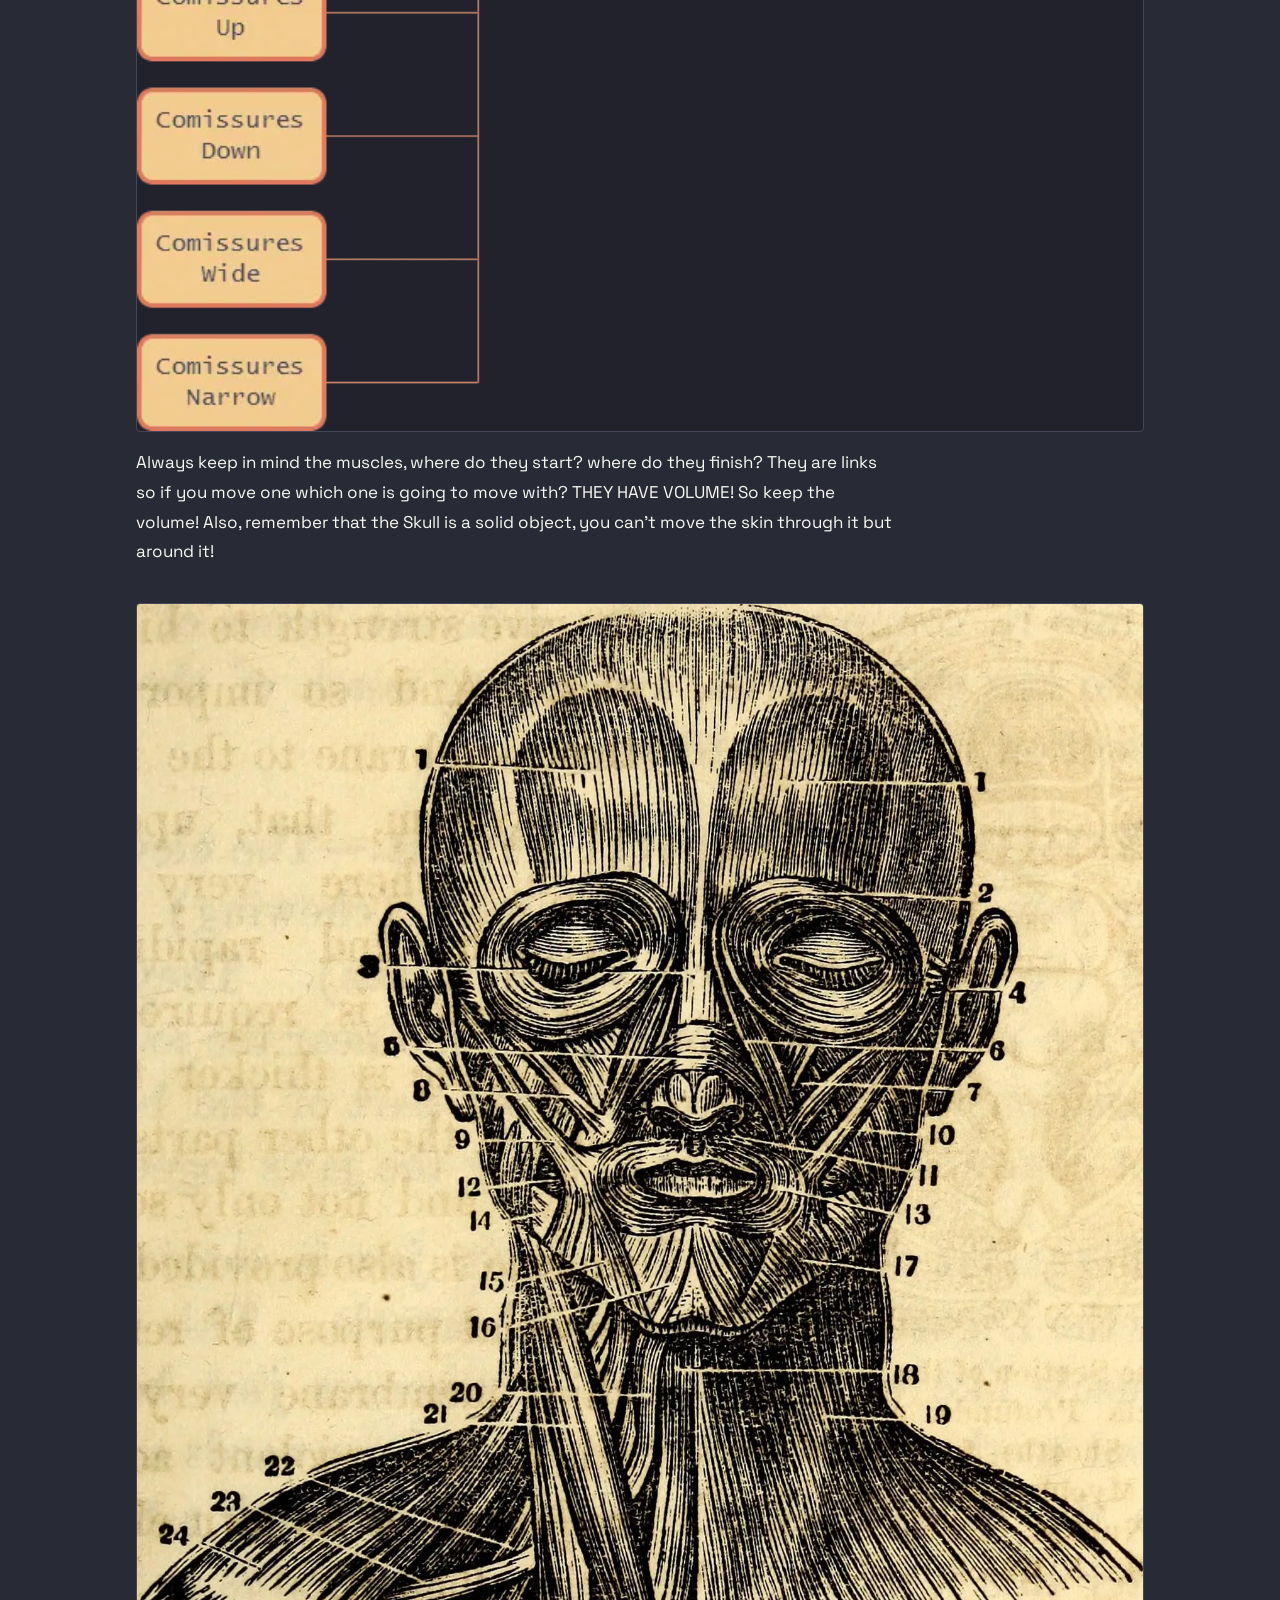
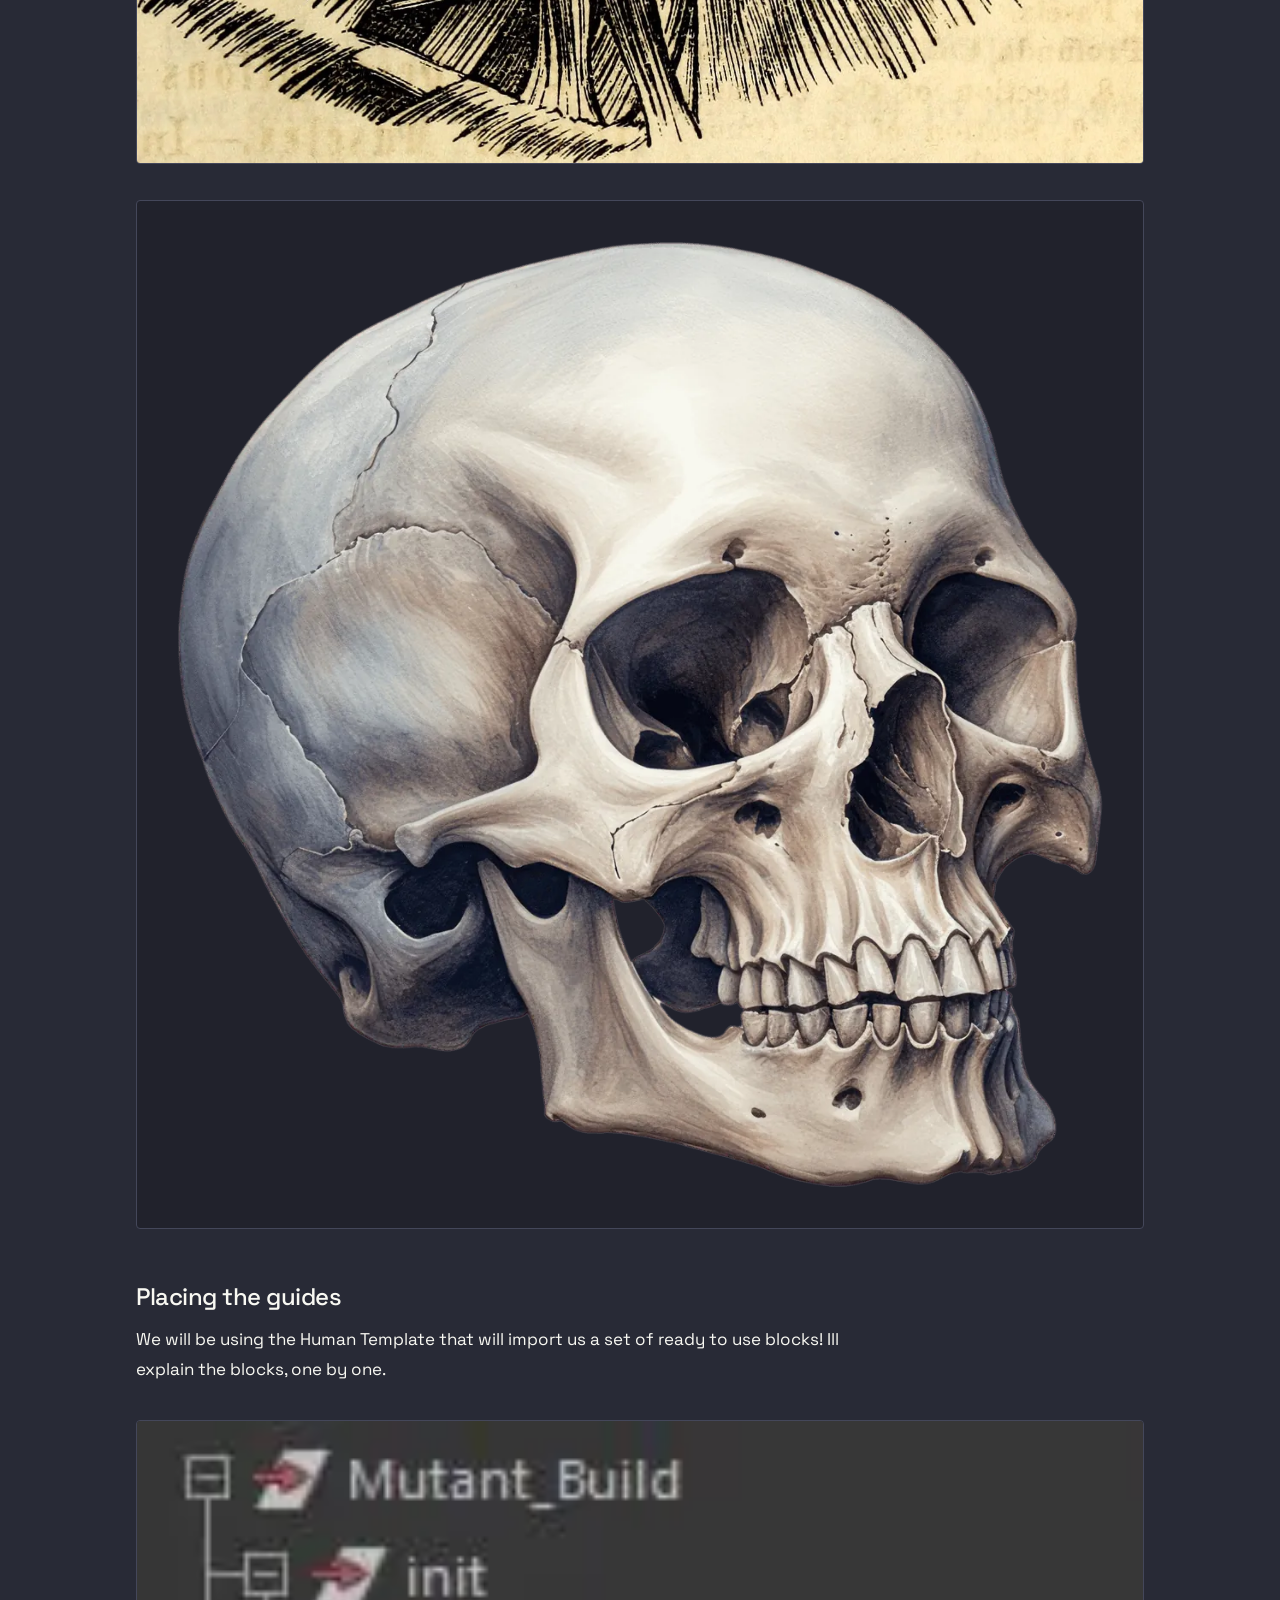
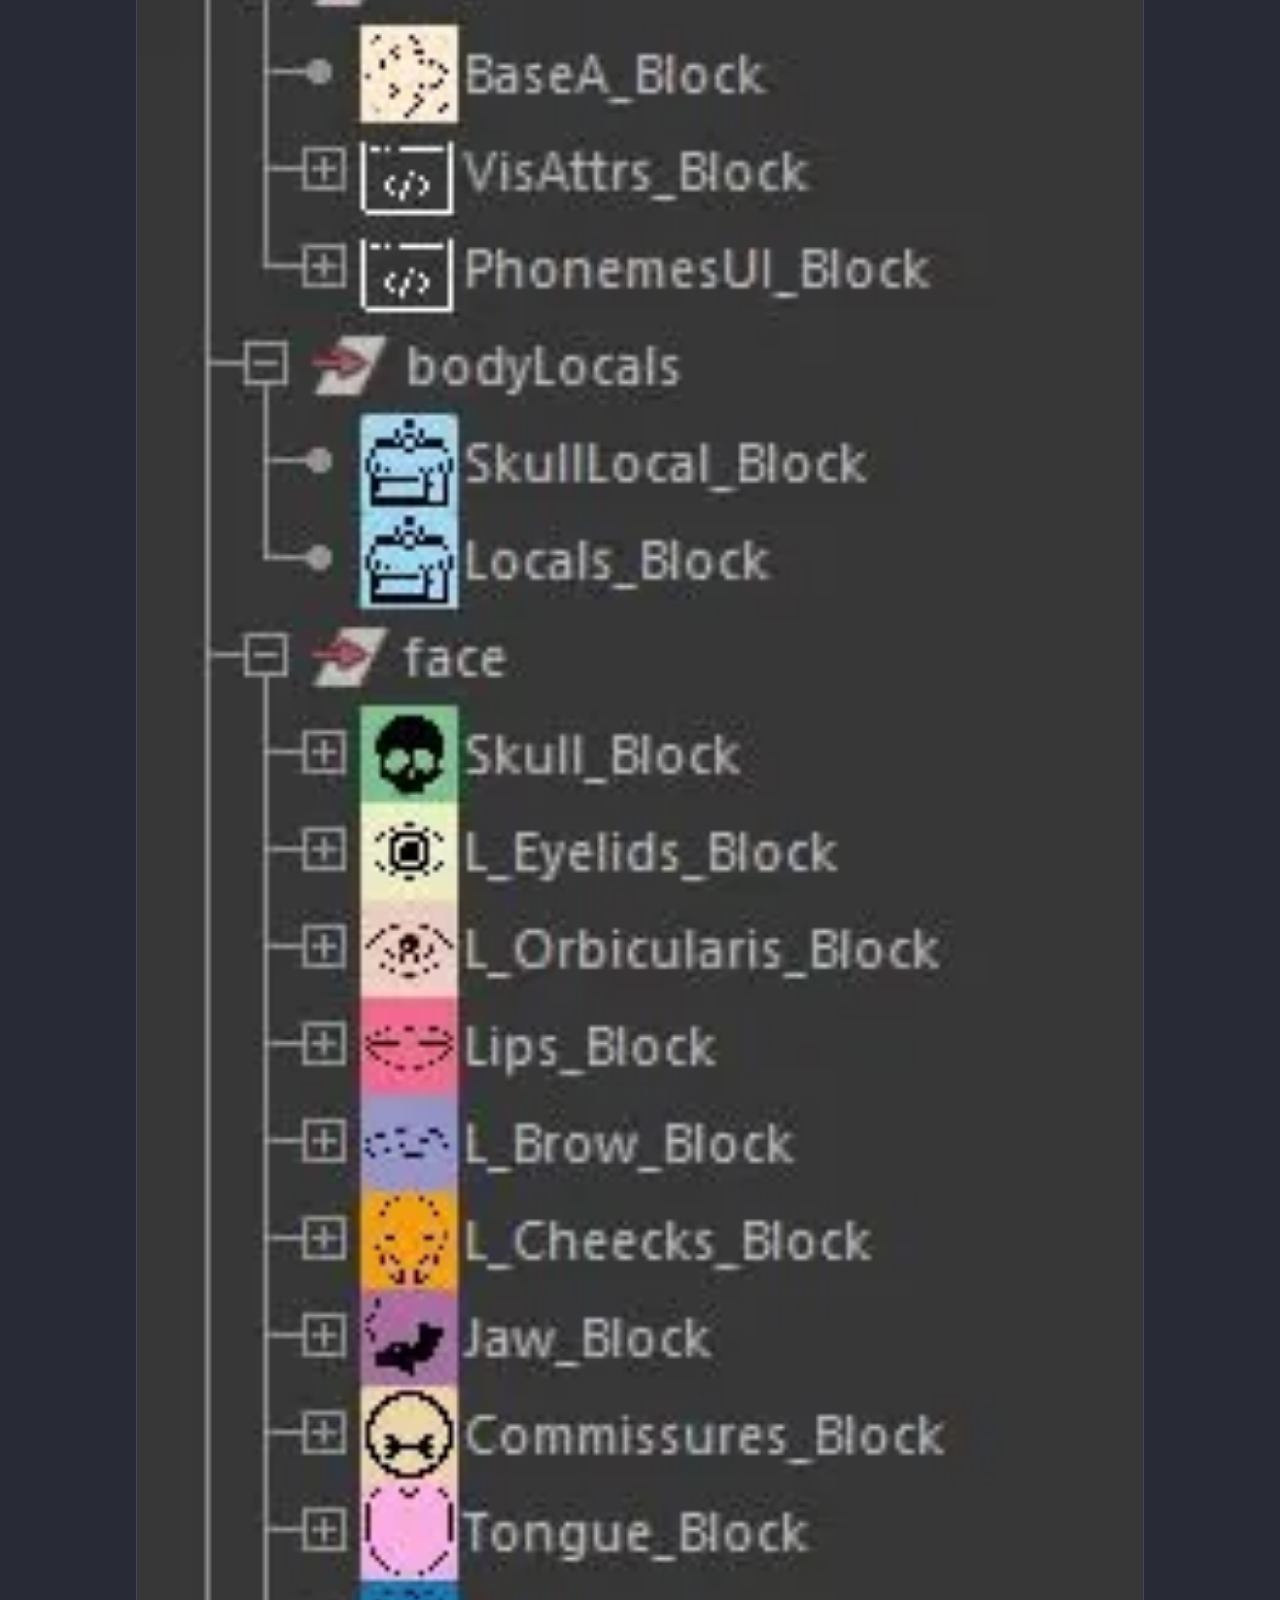
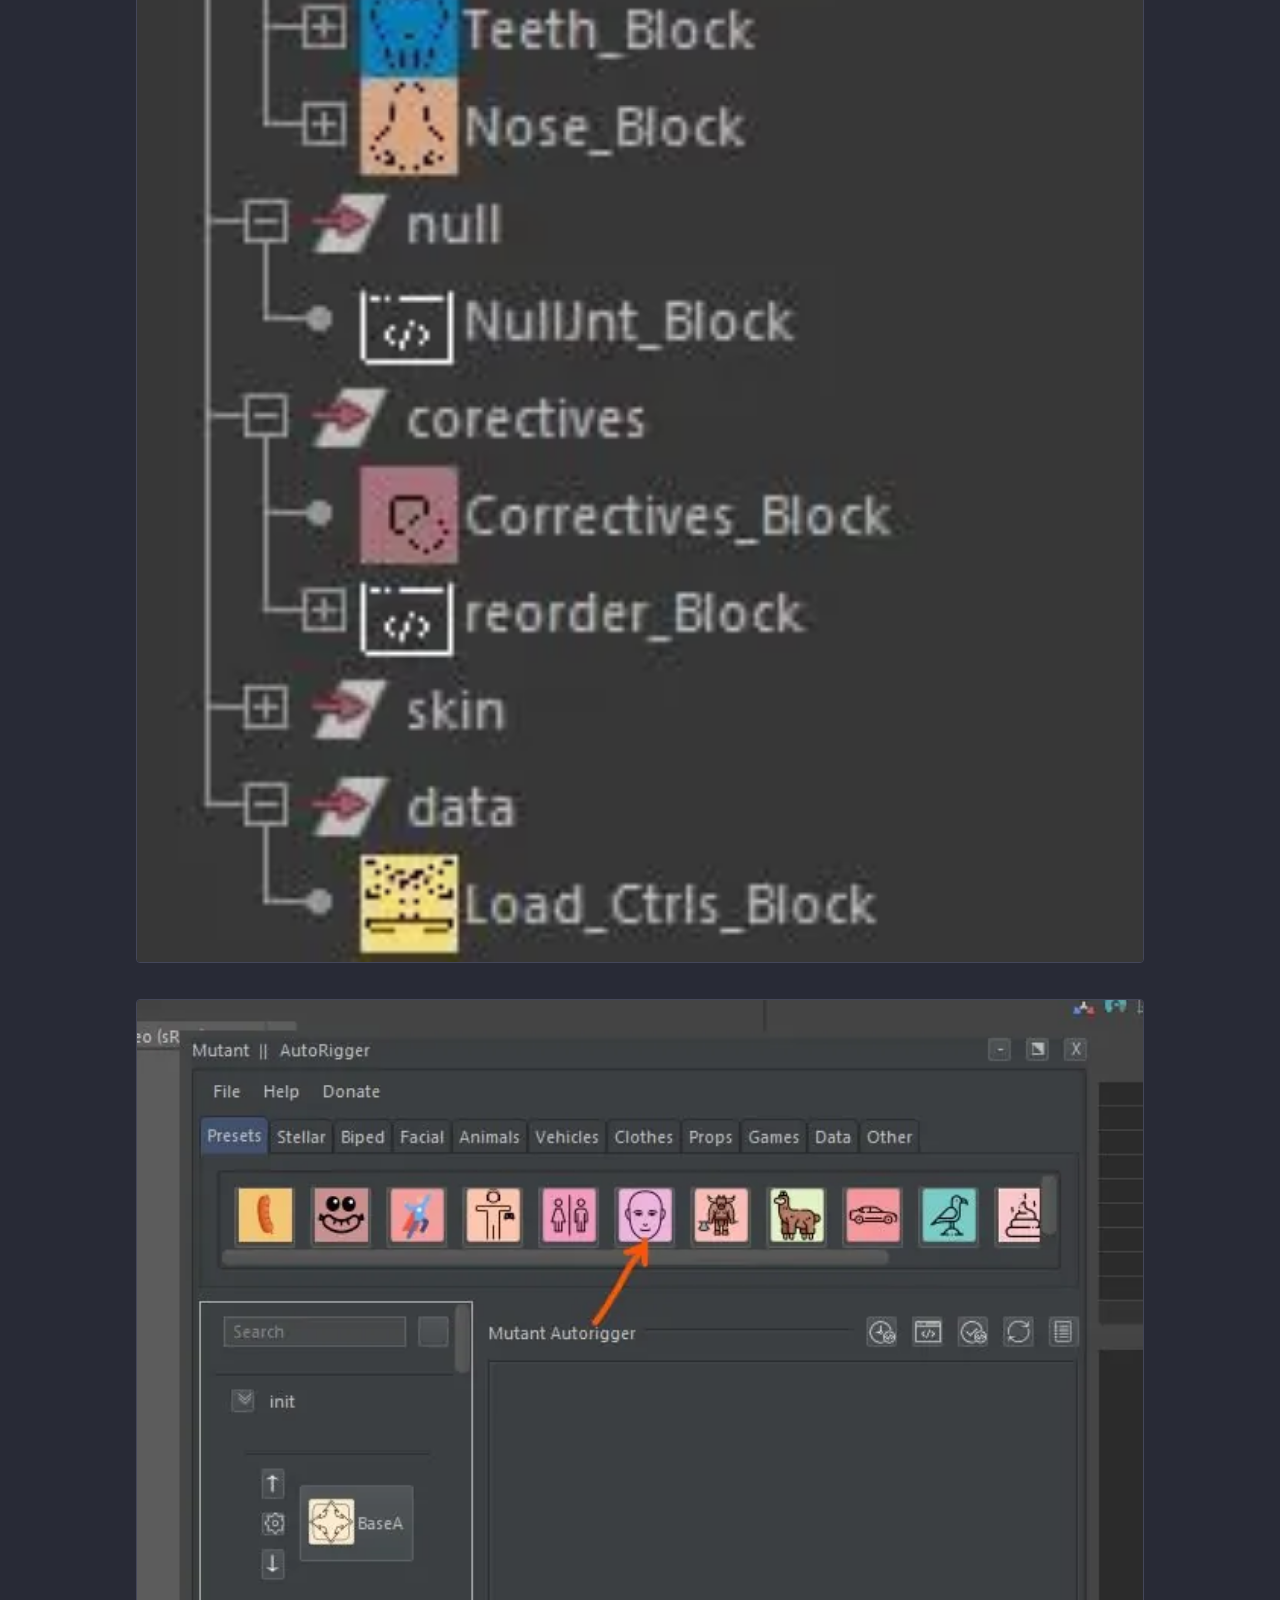
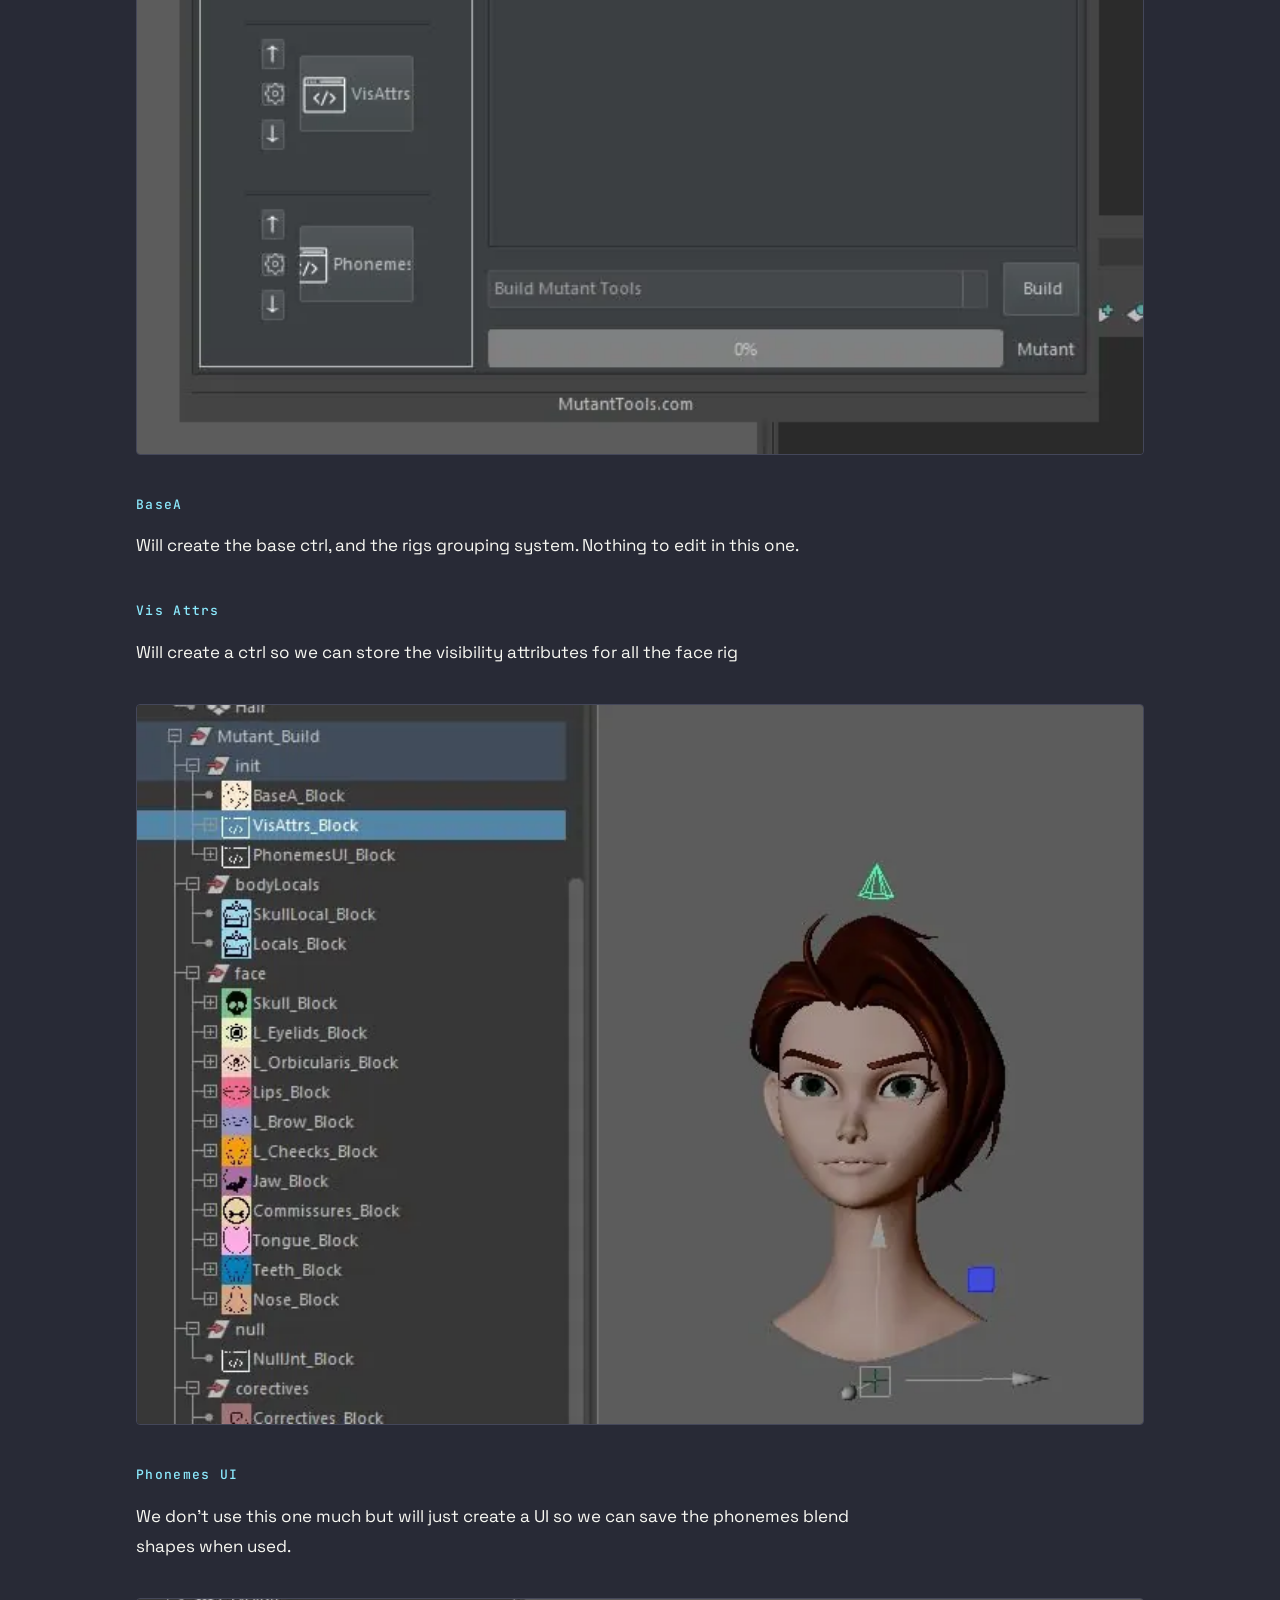
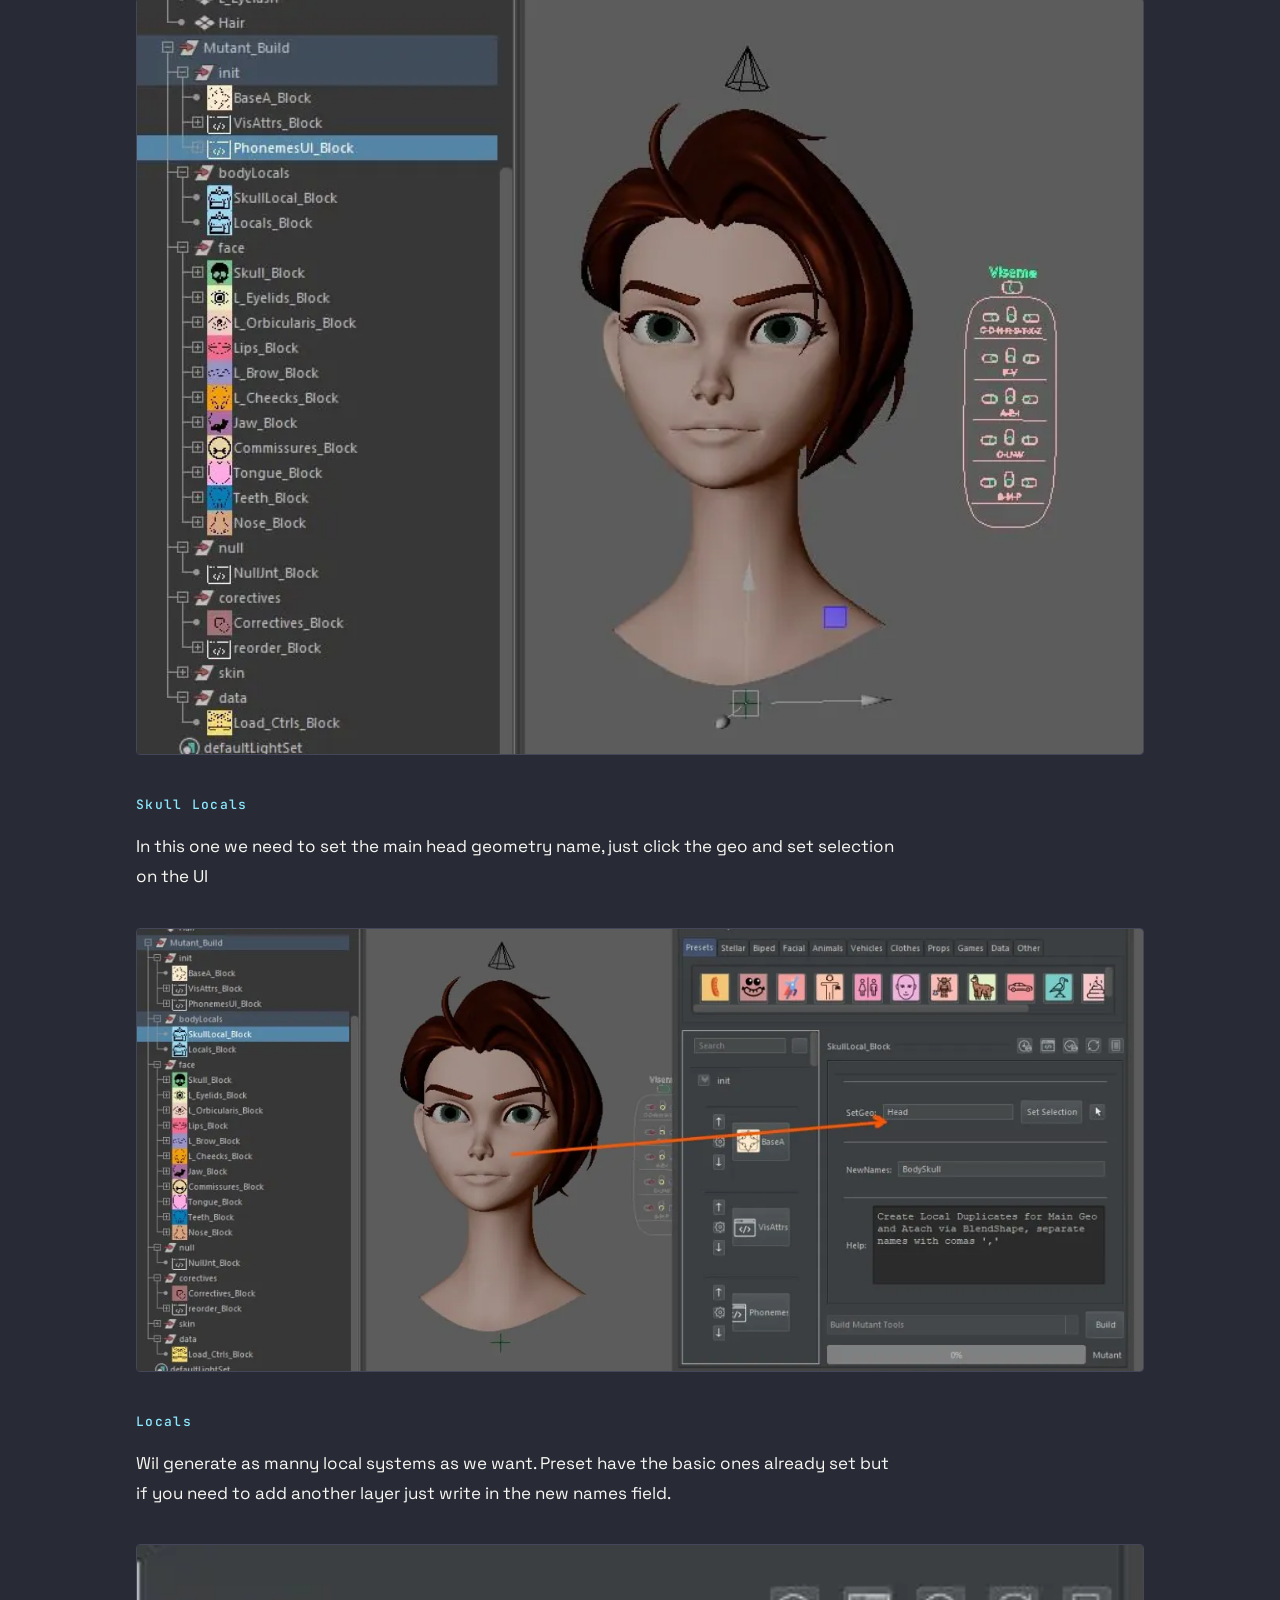
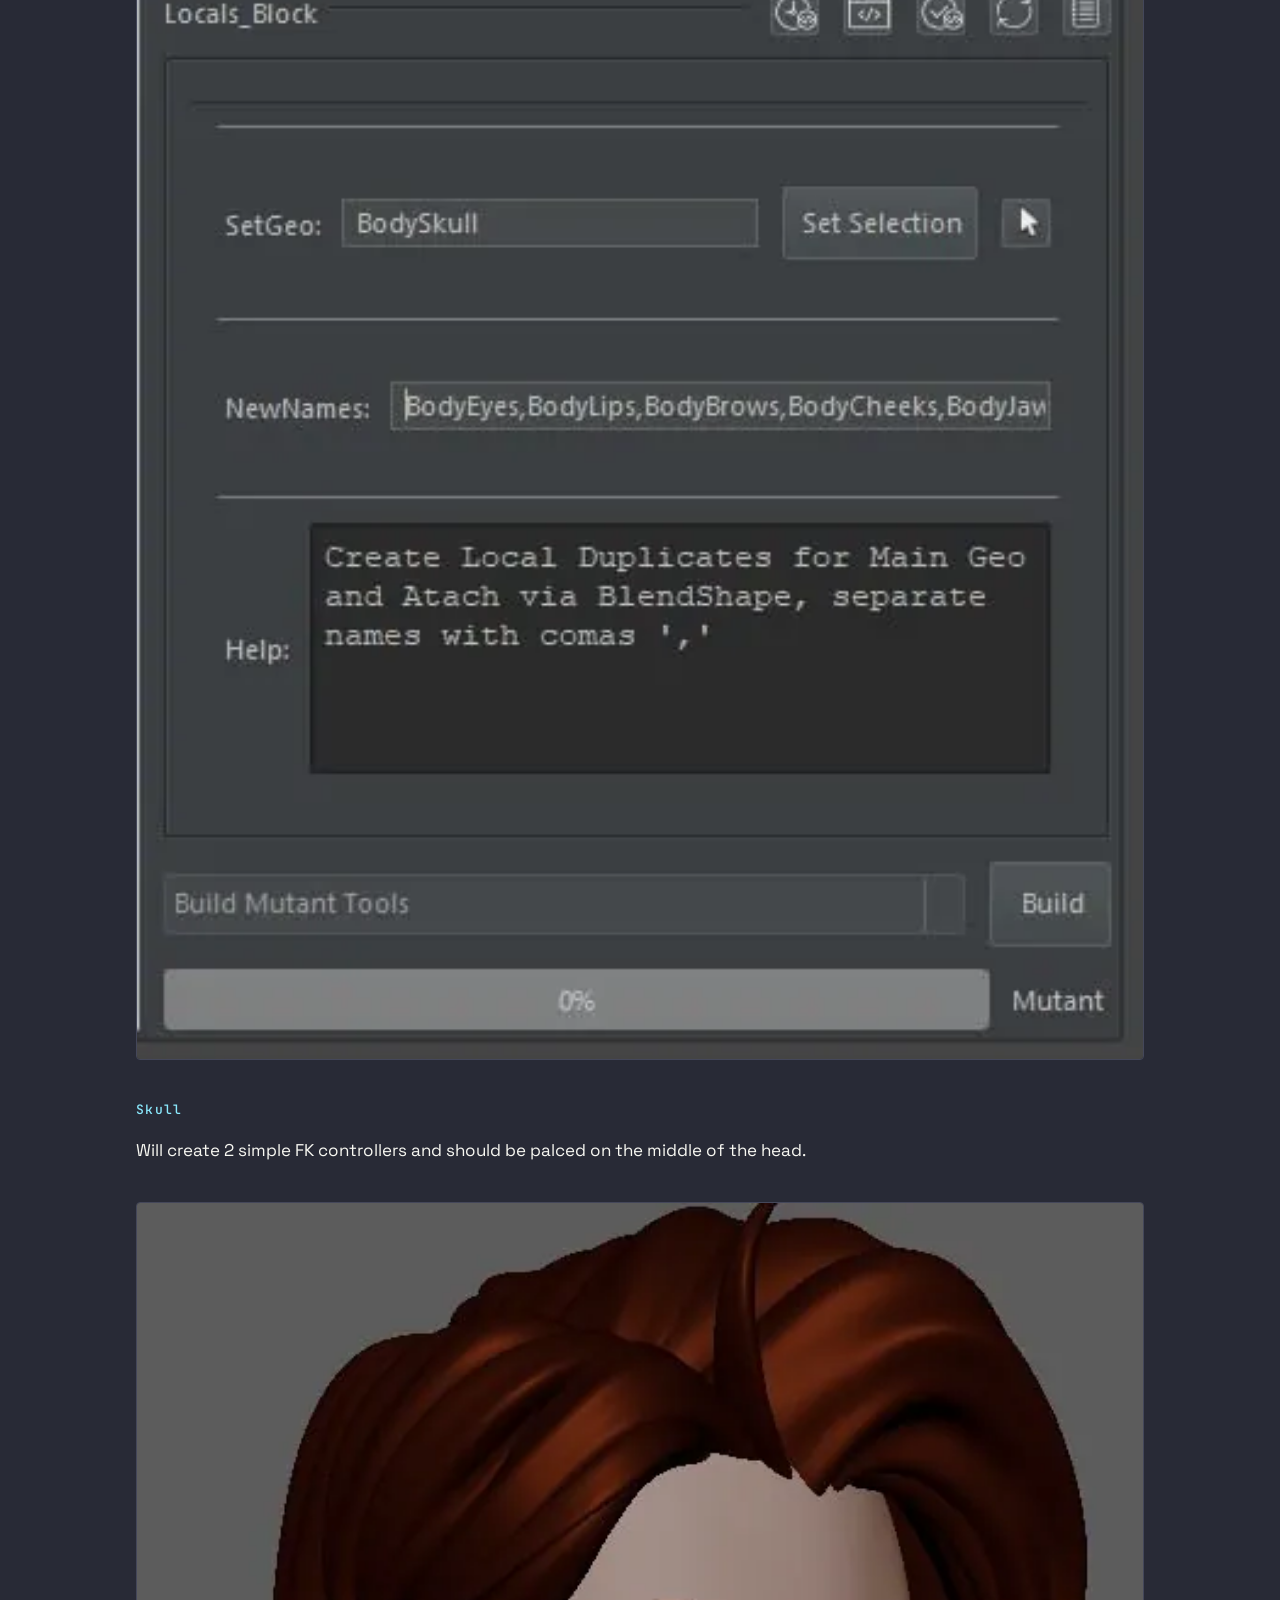
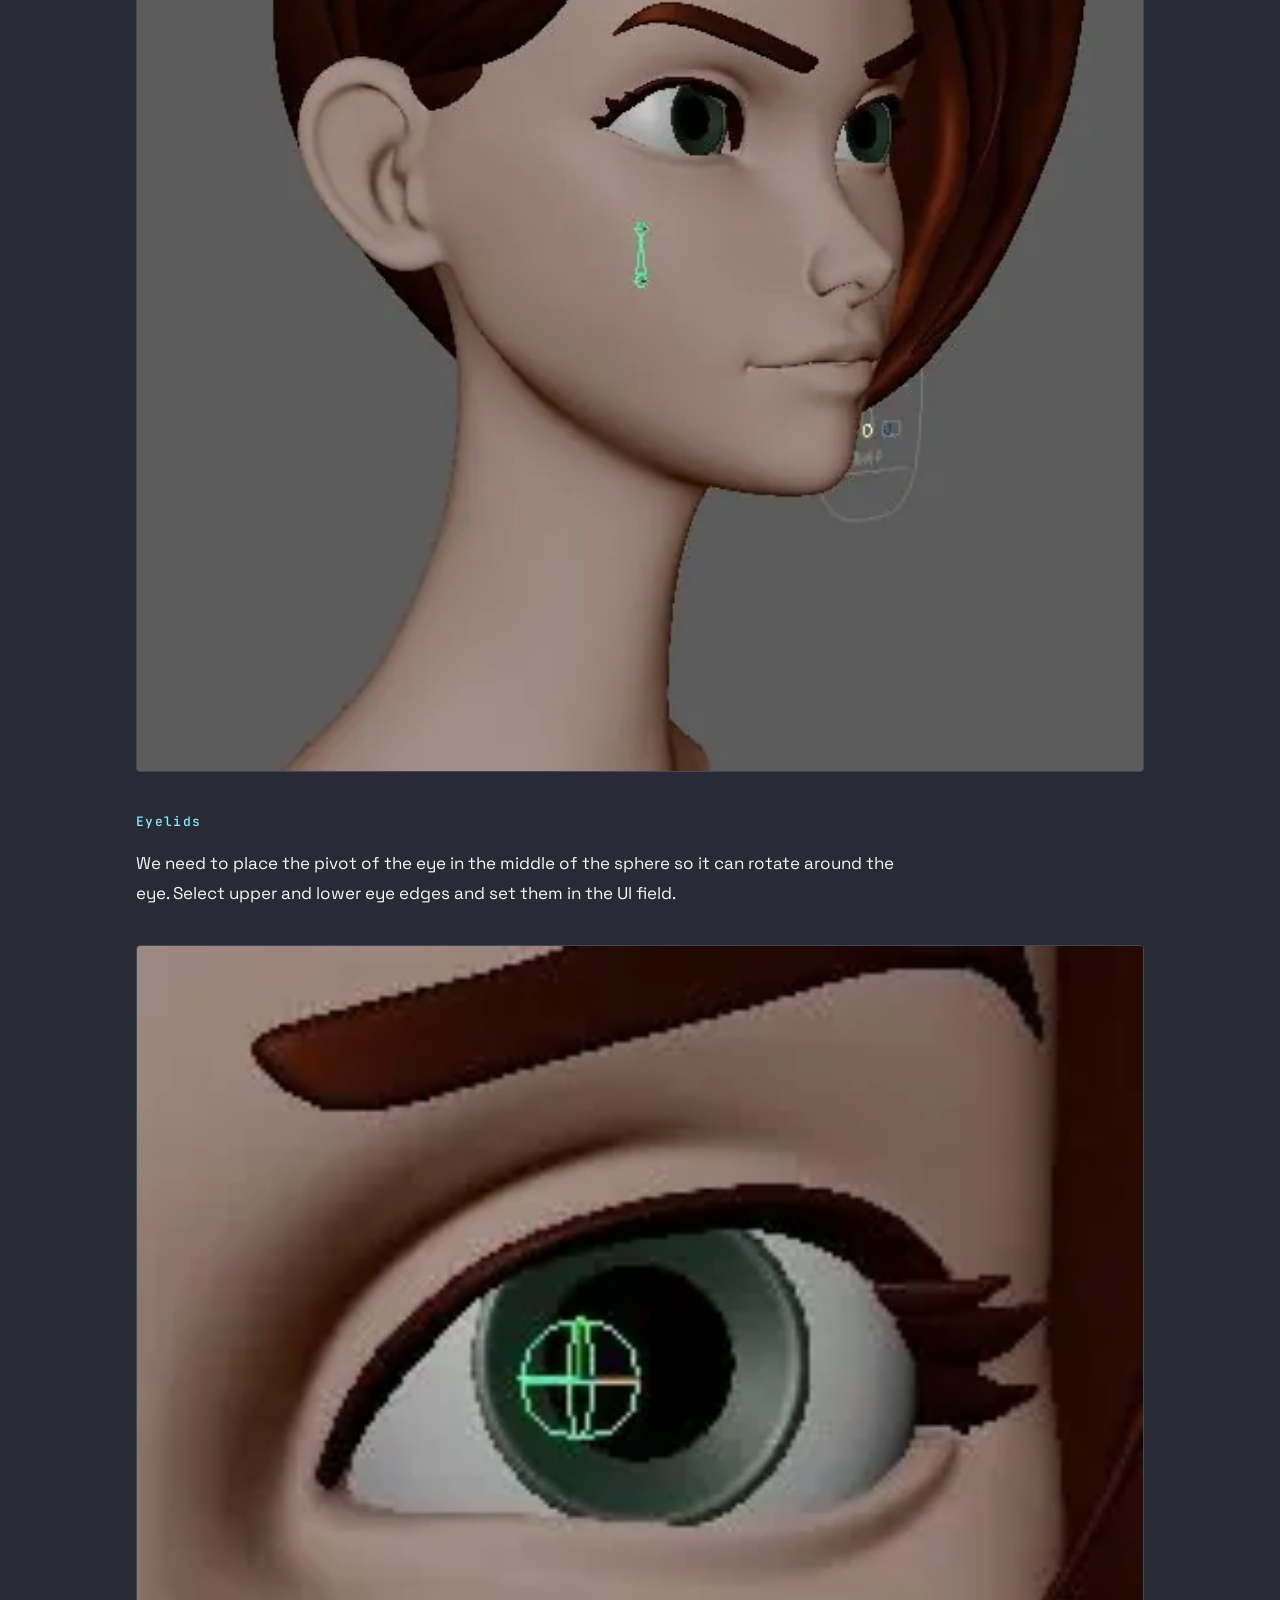
<file: face-rig-study/index.html>
<!doctype html>
<html lang="en">
<head>
<meta charset="utf-8">
<meta name="viewport" content="width=device-width, initial-scale=1">
<title>Facial Rigging Study — Layered Face Rig in Maya | Render de Martes</title>
<meta name="description" content="How a layered facial rig is built: skull locals, eyelids on the real eye pivot, orbicularis wires, lips around the teeth, brows, cheeks and correctives.">
<link rel="canonical" href="https://renderdemartes.com/face-rig-study/">
<meta property="og:type" content="website">
<meta property="og:title" content="Facial Rigging Study — Layered Face Rig in Maya | Render de Martes">
<meta property="og:description" content="How a layered facial rig is built: skull locals, eyelids on the real eye pivot, orbicularis wires, lips around the teeth, brows, cheeks and correctives.">
<meta property="og:url" content="https://renderdemartes.com/face-rig-study/">
<meta property="og:image" content="https://renderdemartes.com/assets/img/og.jpg">
<meta property="og:image:width" content="1200">
<meta property="og:image:height" content="630">
<meta property="og:image:alt" content="Esteban Rodriguez - technical artist, rigging and Python">
<meta property="og:site_name" content="Render de Martes">
<meta name="twitter:card" content="summary_large_image">
<link rel="icon" href="/assets/img/favicon.ico" sizes="any">
<link rel="icon" href="/assets/img/favicon-32.png" type="image/png" sizes="32x32">
<link rel="apple-touch-icon" href="/assets/img/apple-touch-icon.png">
<link rel="preload" href="/assets/fonts/space-grotesk-700-latin.woff2" as="font" type="font/woff2" crossorigin>
<link rel="preload" href="/assets/fonts/jetbrains-mono-400-latin.woff2" as="font" type="font/woff2" crossorigin>
<link rel="stylesheet" href="/assets/css/fonts.css?v=7f36f3b8">
<link rel="stylesheet" href="/assets/css/site.css?v=8be7aee8">
<script type="application/ld+json">{"@context": "https://schema.org", "@type": "Person", "name": "Esteban Rodriguez", "url": "https://renderdemartes.com/", "jobTitle": "Technical Artist — Rigging & Python", "description": "Character rigger and rigging tools developer. Maya, Unreal, Unity. Creator of Mutant Tools.", "address": {"@type": "PostalAddress", "addressLocality": "Vancouver", "addressRegion": "BC", "addressCountry": "CA"}, "sameAs": ["https://www.linkedin.com/in/esteban-rodriguez-488a68147/", "https://www.youtube.com/@renderdemartes6049", "https://mutanttools.com/"], "knowsAbout": ["Character rigging", "Autodesk Maya", "Unreal Engine", "Python", "Facial rigging", "Pipeline tools"]}</script>
<script type="application/ld+json">{"@context": "https://schema.org", "@type": "HowTo", "name": "Face rig study — a layered facial system", "description": "How a layered facial rig is built: skull locals, eyelids on the real eye pivot, orbicularis wires, lips around the teeth, brows, cheeks and correctives.", "url": "https://renderdemartes.com/face-rig-study/", "author": {"@type": "Person", "name": "Esteban Rodriguez", "url": "https://renderdemartes.com/"}, "step": [{"@type": "HowToStep", "name": "01Blendshapes"}, {"@type": "HowToStep", "name": "02Done 🙂"}]}</script>
</head>
<body>
<a class="skip" href="#main">Skip to content</a>

<header class="nav">
  <a class="nav__mark" href="/">
    <img class="nav__logo" src="/assets/img/logo-mark.webp" srcset="/assets/img/logo-mark@2x.webp 2x" width="66" height="96" alt="" decoding="async">
    <span class="hide-sm">RENDER&nbsp;&nbsp;DE&nbsp;&nbsp;MARTES</span><span class="only-sm">RDM</span>
  </a>
  <nav class="nav__links" aria-label="Sections">
    <a href="/">CV</a>
    <a href="/academic/">ACADEMIC</a>
    <a href="https://mutanttools.com/" target="_blank" rel="noopener"><span class="hide-sm">MUTANT </span>TOOLS <span aria-hidden="true">↗</span></a>
  </nav>
</header>
<main id="main">
  <article class="wf">
    <header class="wf__head">
      <p class="section__kicker">W O R K F L O W &nbsp; · &nbsp; 02 &nbsp; O F &nbsp; 07</p>
      <h1 class="wf__h1">Face rig study — a layered facial system</h1>
      <p class="wf__lede">The face rigged in layers — skull locals, eyelids, orbicularis, lips, brows, cheeks — each its own system, combined at the end so a note on the mouth never means rebuilding the eyes.</p>
      <ul class="chips"><li>MAYA</li><li>MUTANT TOOLS</li><li>NGSKINTOOLS</li><li>SHAPES</li></ul>
    </header>

    <div class="wf__body">
      <p class="wf-p">Model: Boonie by Makar Malicki</p>
      <p class="wf-p">The rig will be made using my scripts: Mutant Tools</p>
      <p class="wf-p">Skinning Tools: ngSkinTools</p>
      <p class="wf-p">Blendshapes Tools: SHAPES</p>
      <figure class="wf-media"><img src="/assets/img/tut/face-rig-study/done-1.webp" alt="" loading="lazy" decoding="async"></figure>
      <h3 class="wf-h3">Understanding the logic!</h3>
      <p class="wf-p">Is pretty simple, we rig the face in layers so we can have a lot of custom systems that work together. The face rig is done independently from the body and later combined for an easy and clean setup. We divide the main head into 2 parts: The lower and Upper Skull, these 2 are in a local system together and then each system has a local rig attached to the skull system. Each part depending on where is located will get parented to either the upper or lower part of the skull.</p>
      <figure class="wf-media"><img src="/assets/img/tut/face-rig-study/logic.webp" alt="" loading="lazy" decoding="async"></figure>
      <p class="wf-p">Always keep in mind the muscles, where do they start? where do they finish? They are links so if you move one which one is going to move with? THEY HAVE VOLUME! So keep the volume! Also, remember that the Skull is a solid object, you can’t move the skin through it but around it!</p>
      <figure class="wf-media"><img src="/assets/img/tut/face-rig-study/image-from-rawpixel-id-9975429-original.webp" alt="" loading="lazy" decoding="async"></figure>
      <figure class="wf-media"><img src="/assets/img/tut/face-rig-study/image-from-rawpixel-id-12058925-png.webp" alt="" loading="lazy" decoding="async"></figure>
      <h3 class="wf-h3">Placing the guides</h3>
      <p class="wf-p">We will be using the Human Template that will import us a set of ready to use blocks! Ill explain the blocks, one by one.</p>
      <figure class="wf-media"><img src="/assets/img/tut/face-rig-study/Blocks.webp" alt="" loading="lazy" decoding="async"></figure>
      <figure class="wf-media"><img src="/assets/img/tut/face-rig-study/template.webp" alt="" loading="lazy" decoding="async"></figure>
      <h4 class="wf-h4">BaseA</h4>
      <p class="wf-p">Will create the base ctrl, and the rigs grouping system. Nothing to edit in this one.</p>
      <h4 class="wf-h4">Vis Attrs</h4>
      <p class="wf-p">Will create a ctrl so we can store the visibility attributes for all the face rig</p>
      <figure class="wf-media"><img src="/assets/img/tut/face-rig-study/vis.webp" alt="" loading="lazy" decoding="async"></figure>
      <h4 class="wf-h4">Phonemes UI</h4>
      <p class="wf-p">We don’t use this one much but will just create a UI so we can save the phonemes blend shapes when used.</p>
      <figure class="wf-media"><img src="/assets/img/tut/face-rig-study/Pho.webp" alt="" loading="lazy" decoding="async"></figure>
      <h4 class="wf-h4">Skull Locals</h4>
      <p class="wf-p">In this one we need to set the main head geometry name, just click the geo and set selection on the UI</p>
      <figure class="wf-media"><img src="/assets/img/tut/face-rig-study/skullLocal.webp" alt="" loading="lazy" decoding="async"></figure>
      <h4 class="wf-h4">Locals</h4>
      <p class="wf-p">Wil generate as manny local systems as we want. Preset have the basic ones already set but if you need to add another layer just write in the new names field.</p>
      <figure class="wf-media"><img src="/assets/img/tut/face-rig-study/locals.webp" alt="" loading="lazy" decoding="async"></figure>
      <h4 class="wf-h4">Skull</h4>
      <p class="wf-p">Will create 2 simple FK controllers and should be palced on the middle of the head.</p>
      <figure class="wf-media"><img src="/assets/img/tut/face-rig-study/sull.webp" alt="" loading="lazy" decoding="async"></figure>
      <h4 class="wf-h4">Eyelids</h4>
      <p class="wf-p">We need to place the pivot of the eye in the middle of the sphere so it can rotate around the eye. Select upper and lower eye edges and set them in the UI field.</p>
      <figure class="wf-media"><img src="/assets/img/tut/face-rig-study/eyePivot.webp" alt="" loading="lazy" decoding="async"></figure>
      <figure class="wf-media"><img src="/assets/img/tut/face-rig-study/eyeupr.webp" alt="" loading="lazy" decoding="async"></figure>
      <figure class="wf-media"><img src="/assets/img/tut/face-rig-study/eyelwr.webp" alt="" loading="lazy" decoding="async"></figure>
      <h4 class="wf-h4">Orbicularis</h4>
      <p class="wf-p">This is a wire system connected to the eyes local geo, We need to place it around the eyes, the idea is to be able to move the external part of the eyelids without affecting the eyes nor the brows.</p>
      <figure class="wf-media"><img src="/assets/img/tut/face-rig-study/orbi.webp" alt="" loading="lazy" decoding="async"></figure>
      <h4 class="wf-h4">Lips</h4>
      <p class="wf-p">The lips need to have an Upper and Lower edge selected and 2 guide placements. The Center guide is meant to be to be able to rotate the whole mouth around the teeth so have that in mind when placing it. The corner-orient guide is meant to be placed linearly going around the teeth. (Curvature of teeth is set in the commissures block.)</p>
      <figure class="wf-media"><img src="/assets/img/tut/face-rig-study/mouthcenter.webp" alt="" loading="lazy" decoding="async"></figure>
      <figure class="wf-media"><img src="/assets/img/tut/face-rig-study/mouthCorner.webp" alt="" loading="lazy" decoding="async"></figure>
      <figure class="wf-media"><img src="/assets/img/tut/face-rig-study/liptsUpr.webp" alt="" loading="lazy" decoding="async"></figure>
      <figure class="wf-media"><img src="/assets/img/tut/face-rig-study/liptsLwr.webp" alt="" loading="lazy" decoding="async"></figure>
      <h4 class="wf-h4">Brows</h4>
      <p class="wf-p">This one should be placed over the geometry and can be pushed inside a bit if needed to conserve a bit more of the ‘meat’. Always keep in mind the surface is normal and if you need a better following of the shape you can try the Borws advance block at your own risk but this seems to work fine 90% of the time.</p>
      <figure class="wf-media"><img src="/assets/img/tut/face-rig-study/brows.webp" alt="" loading="lazy" decoding="async"></figure>
      <h4 class="wf-h4">Cheecks</h4>
      <p class="wf-p">Cheeks is 3 guides. Nasolabial, Main Cheecks, and Cheeck Bone. You can play around with these after building and touching skin to make smiles and general expressions super fleshy and realistic. Try to place them at the topology level and then push them a bit inside so the movement comes from the muscles and not from the skin.</p>
      <figure class="wf-media"><img src="/assets/img/tut/face-rig-study/cheecks.webp" alt="" loading="lazy" decoding="async"></figure>
      <h4 class="wf-h4">Jaw</h4>
      <p class="wf-p">The jaw has a colition System so try to put lower and upper lip joints close enough for it to feel like it’s touching. With the rebuildable workflow that Mutant Tools allows we don’t need to worry much about being perfect with the jaw at the beginning. We can place, try, replace, and retry as much as we need until the final pose is working. Only rule is to not rotate anything, only move.</p>
      <figure class="wf-media"><img src="/assets/img/tut/face-rig-study/jaw.webp" alt="" loading="lazy" decoding="async"></figure>
      <h4 class="wf-h4">Commisures</h4>
      <p class="wf-p">This block is the one I consider more important since is the one that fakes the roundness of the mouth. Place it in a good range! Don’t be afraid of going too back and around the face. Rules: Every curve starts at the same pos as the orient lip guide, all guides start at the same point, no funny business (if it moves down only in the Y axis, doesn’t mix up the axis.)</p>
      <figure class="wf-media"><img src="/assets/img/tut/face-rig-study/coms2.webp" alt="" loading="lazy" decoding="async"></figure>
      <figure class="wf-media"><img src="/assets/img/tut/face-rig-study/coms1.webp" alt="" loading="lazy" decoding="async"></figure>
      <h4 class="wf-h4">Tongue</h4>
      <p class="wf-p">Nothing fancy… just a tongue… The tongue is not a local rig but a global one.</p>
      <figure class="wf-media"><img src="/assets/img/tut/face-rig-study/tongue.webp" alt="" loading="lazy" decoding="async"></figure>
      <h4 class="wf-h4">Teeth</h4>
      <p class="wf-p">Same as tongue… nothing fancy.. just ctrls with global rig.</p>
      <figure class="wf-media"><img src="/assets/img/tut/face-rig-study/teeth.webp" alt="" loading="lazy" decoding="async"></figure>
      <h4 class="wf-h4">Nose</h4>
      <p class="wf-p">The nose is not that fancy is just FK chains so we just place it wherever we think is better again don’t worry too much since we can rebuild as many times as we need without losing data.</p>
      <figure class="wf-media"><img src="/assets/img/tut/face-rig-study/nose.webp" alt="" loading="lazy" decoding="async"></figure>
      <h4 class="wf-h4">Null Joint</h4>
      <p class="wf-p">Will create a null joint for skinning the locals rigs.</p>
      <pre class="wf-code"><code>from maya import cmds
cmds.select(cl=True)
cmds.joint(n='Null_Local_Bnd')
cmds.parent('Null_Local_Bnd', 'Bind_Joints_Grp')</code></pre>
      <h4 class="wf-h4">Correctives</h4>
      <p class="wf-p">Will create some base correctives nodes. We dont really use them but they are in the preset</p>
      <h4 class="wf-h4">Reorder</h4>
      <p class="wf-p">Will update the input orther to make work the correctives and the locals together</p>
      <pre class="wf-code"><code>cmds.reorderDeformers('Correctives_BSP', 'Locals_BSP', 'BodySkull')</code></pre>
      <h4 class="wf-h4">Skin Nodes</h4>
      <p class="wf-p">All these skin nodes will select the local geo, the null and the specific system bind joints to create the base skinning so we know which bones are in which systems faster without the need of looking in the outliner. Skinning helpers will come in handy later.</p>
      <figure class="wf-media"><img src="/assets/img/tut/face-rig-study/skinBlocks.webp" alt="" loading="lazy" decoding="async"></figure>
      <h4 class="wf-h4">Load Ctrls</h4>
      <p class="wf-p">Will load the ctrls preset. If you want to start with the base ones and update to your own just delete this block</p>
      <h4 class="wf-h4">Guides Complete</h4>
      <figure class="wf-media"><img src="/assets/img/tut/face-rig-study/guides.webp" alt="" loading="lazy" decoding="async"></figure>
      <h3 class="wf-h3">Building and understanding the setup.</h3>
      <figure class="wf-media wf-media--video"><video class="wf-video" poster="/assets/img/tut/face-rig-study/faceBuild.poster.webp" width="1100" height="680" muted loop playsinline preload="none" data-autoplay aria-label="Rigging clip"><source src="/assets/img/tut/face-rig-study/faceBuild.mp4" type="video/mp4"></video></figure>
      <h4 class="wf-h4">Outliner Groups</h4>
      <p class="wf-p">geo &gt; Geommetry</p>
      <p class="wf-p">Mutant Build &gt; Template Guides</p>
      <p class="wf-p">Mutant Tools Grp &gt; Main rig setup, dont change anything pls.</p>
      <p class="wf-p">Skull Parent Loc &gt; Moves the ctrls around only since it ment to be a local system, we connect this to main head crtl on body on the face install stage, using face install tools.</p>
      <figure class="wf-media"><img src="/assets/img/tut/face-rig-study/outliner1.webp" alt="" loading="lazy" decoding="async"></figure>
      <p class="wf-p">On the Rig Grp we have everything… don’t touch anything… You just need to know what geometries we need. We need the BodySkull and the BodyEyes, BodyLips, etc… You can find them here but it’s easy to use the Helpers UI</p>
      <p class="wf-p">You also get some set where you can find which bones to skin to each geo in case you need to add some extra geos. Again wait for the UI, it’s just easier</p>
      <figure class="wf-media"><img src="/assets/img/tut/face-rig-study/outliner3.webp" alt="" loading="lazy" decoding="async"></figure>
      <figure class="wf-media"><img src="/assets/img/tut/face-rig-study/outliner2.webp" alt="" loading="lazy" decoding="async"></figure>
      <h3 class="wf-h3">Helpers UI</h3>
      <pre class="wf-code"><code>import sys
import os
from maya import cmds
mutant_path = 'C://Users//Esteban//Documents//maya//2022//scripts//rigging' #your folder math
if mutant_path not in sys.path:
    sys.path.append(mutant_path)

import Mutant_Tools.UI

try:
    import importlib;from importlib import reload
except:
    import imp;from imp import reload

import Mutant_Tools
from Mutant_Tools.UI.Helpers import load_helpers
reload(load_helpers)

try:cHelperUI.close()
except:pass
cHelperUI = load_helpers.HelperUI()
cHelperUI.show()</code></pre>
      <p class="wf-p">These tools came with the main Mutant Tools license and are the day-to-day on the riggers. You can open it either with this code or in the rigging menu. Go to the Face tab and make your life easy by following the next tip.</p>
      <figure class="wf-media"><img src="/assets/img/tut/face-rig-study/helpers1.webp" alt="" loading="lazy" decoding="async"></figure>
      <figure class="wf-media"><img src="/assets/img/tut/face-rig-study/hlpers2.webp" alt="" loading="lazy" decoding="async"></figure>
      <h3 class="wf-h3">Skinning</h3>
      <p class="wf-p">For this part I’ll try and show the tips and tricks we have found for easy skinning of each part. Some are more automated than others. On the helpers Ui you can choose which part to work on for easy access to the geos, joints, and controllers.</p>
      <figure class="wf-media wf-media--video"><video class="wf-video" poster="/assets/img/tut/face-rig-study/parts.poster.webp" width="762" height="673" muted loop playsinline preload="none" data-autoplay aria-label="Rigging clip"><source src="/assets/img/tut/face-rig-study/parts.mp4" type="video/mp4"></video></figure>
      <h4 class="wf-h4">Save and load Skinning</h4>
      <p class="wf-p">At any point you can save and load custom skins using the main UI</p>
      <figure class="wf-media"><img src="/assets/img/tut/face-rig-study/saveloadskin.webp" alt="" loading="lazy" decoding="async"></figure>
      <h4 class="wf-h4">Skull Skin</h4>
      <p class="wf-p">Null joint controls the body and neck. Up Skull controls nose and up. Down controls mouth Down. Nothing Fancy here but I’ll show the basics of ng to use in the next parts.</p>
      <p class="wf-p">First start assigning everything to the skull joint, then create a new layer select the body parts you need, and assign from the closest influence. Adjust the skin a bit to be hard and then smooth a couple of times. Test the controllers to look something like the images.</p>
      <figure class="wf-media"><img src="/assets/img/tut/face-rig-study/Skin1.webp" alt="Skin1" loading="lazy" decoding="async"><figcaption>Skin1</figcaption></figure>
      <figure class="wf-media"><img src="/assets/img/tut/face-rig-study/Skin2.webp" alt="Skin2" loading="lazy" decoding="async"><figcaption>Skin2</figcaption></figure>
      <figure class="wf-media"><img src="/assets/img/tut/face-rig-study/Skin3.webp" alt="Skin3" loading="lazy" decoding="async"><figcaption>Skin3</figcaption></figure>
      <figure class="wf-media"><img src="/assets/img/tut/face-rig-study/Skin4.webp" alt="Skin4" loading="lazy" decoding="async"><figcaption>Skin4</figcaption></figure>
      <figure class="wf-media"><img src="/assets/img/tut/face-rig-study/skull1.webp" alt="skull1" loading="lazy" decoding="async"><figcaption>skull1</figcaption></figure>
      <figure class="wf-media"><img src="/assets/img/tut/face-rig-study/skull2.webp" alt="skull2" loading="lazy" decoding="async"><figcaption>skull2</figcaption></figure>
      <h4 class="wf-h4">Eyes Skin</h4>
      <p class="wf-p">For the eyes, we have an auto skinning that helps a lot. It was developed with the help of Cesar Gallo and Luis Motta.</p>
      <p class="wf-p">Set the range from the loop to the end of the eye area and click auto skin eyes, in this case, 6 works. Then smooth only the edges and test how the eyes close.</p>
      <p class="wf-p">Skin cluster most likely needs to be Dual Quaternion to be able to wrap around the eyeball</p>
      <figure class="wf-media"><img src="/assets/img/tut/face-rig-study/rangeEyes.webp" alt="" loading="lazy" decoding="async"></figure>
      <figure class="wf-media"><img src="/assets/img/tut/face-rig-study/EyesRange.webp" alt="" loading="lazy" decoding="async"></figure>
      <figure class="wf-media wf-media--video"><video class="wf-video" poster="/assets/img/tut/face-rig-study/smoothEyes.poster.webp" width="1073" height="666" muted loop playsinline preload="none" data-autoplay aria-label="Rigging clip"><source src="/assets/img/tut/face-rig-study/smoothEyes.mp4" type="video/mp4"></video></figure>
      <figure class="wf-media wf-media--video"><video class="wf-video" poster="/assets/img/tut/face-rig-study/eyesClose.poster.webp" width="792" height="593" muted loop playsinline preload="none" data-autoplay aria-label="Rigging clip"><source src="/assets/img/tut/face-rig-study/eyesClose.mp4" type="video/mp4"></video></figure>
      <h4 class="wf-h4">Eyes Wires</h4>
      <p class="wf-p">We have some wires in the eyes, so don’t forget to paint those. The wires work when the Eyelids Up Slide is off. When on will use the skin for the secondary controllers, in this rig ill use slide-on.</p>
      <p class="wf-p">Also, the orbicularis have wires for additional movement. Also needs painting.</p>
      <figure class="wf-media"><img src="/assets/img/tut/face-rig-study/wires.webp" alt="" loading="lazy" decoding="async"></figure>
      <figure class="wf-media"><img src="/assets/img/tut/face-rig-study/paintWires.webp" alt="" loading="lazy" decoding="async"></figure>
      <h4 class="wf-h4">Lips Skin</h4>
      <p class="wf-p">Same as the eyes: set range, auto skin, smooth done!</p>
      <p class="wf-p">the Mouth controlelrs we skin are the secundary ones, main corners ones are skinned in the comisures step + some custom shapes later on the pipe.</p>
      <figure class="wf-media"><img src="/assets/img/tut/face-rig-study/lipsrange.webp" alt="" loading="lazy" decoding="async"></figure>
      <figure class="wf-media"><img src="/assets/img/tut/face-rig-study/skinLips.webp" alt="" loading="lazy" decoding="async"></figure>
      <figure class="wf-media wf-media--video"><video class="wf-video" poster="/assets/img/tut/face-rig-study/mouth.poster.webp" width="1010" height="536" muted loop playsinline preload="none" data-autoplay aria-label="Rigging clip"><source src="/assets/img/tut/face-rig-study/mouth.mp4" type="video/mp4"></video></figure>
      <h4 class="wf-h4">Brows Skin</h4>
      <p class="wf-p">Skin Hard, grab all the front, and then extend to the lower upper skin part of the eyelids to grab more meat. We want this kind of movement as a base and later add correctives to make it more linear and perfect.</p>
      <figure class="wf-media"><img src="/assets/img/tut/face-rig-study/Browsskin2.webp" alt="" loading="lazy" decoding="async"></figure>
      <figure class="wf-media"><img src="/assets/img/tut/face-rig-study/BrowsSkin.webp" alt="" loading="lazy" decoding="async"></figure>
      <figure class="wf-media wf-media--video"><video class="wf-video" poster="/assets/img/tut/face-rig-study/brows.poster.webp" width="459" height="387" muted loop playsinline preload="none" data-autoplay aria-label="Rigging clip"><source src="/assets/img/tut/face-rig-study/brows.mp4" type="video/mp4"></video></figure>
      <h4 class="wf-h4">Cheecks Skin</h4>
      <p class="wf-p">I like to start heavy and end super soft since I mostly use them as flesh add-ons and not really to make any specific shapes.</p>
      <figure class="wf-media"><img src="/assets/img/tut/face-rig-study/cheeck2.webp" alt="" loading="lazy" decoding="async"></figure>
      <figure class="wf-media"><img src="/assets/img/tut/face-rig-study/cheeck1.webp" alt="" loading="lazy" decoding="async"></figure>
      <figure class="wf-media wf-media--video"><video class="wf-video" poster="/assets/img/tut/face-rig-study/cheecks.poster.webp" width="519" height="438" muted loop playsinline preload="none" data-autoplay aria-label="Rigging clip"><source src="/assets/img/tut/face-rig-study/cheecks.mp4" type="video/mp4"></video></figure>
      <h4 class="wf-h4">Jaw Skin</h4>
      <p class="wf-p">Select vertex in the middle of lip and then grow selection, Then bind to 1 in the specific joint and then smooth like crazy until you get the ball shape for when the mout is open</p>
      <figure class="wf-media wf-media--video"><video class="wf-video" poster="/assets/img/tut/face-rig-study/UprLip.poster.webp" width="659" height="438" muted loop playsinline preload="none" data-autoplay aria-label="Rigging clip"><source src="/assets/img/tut/face-rig-study/UprLip.mp4" type="video/mp4"></video></figure>
      <figure class="wf-media wf-media--video"><video class="wf-video" poster="/assets/img/tut/face-rig-study/LwrLip.poster.webp" width="659" height="438" muted loop playsinline preload="none" data-autoplay aria-label="Rigging clip"><source src="/assets/img/tut/face-rig-study/LwrLip.mp4" type="video/mp4"></video></figure>
      <figure class="wf-media"><img src="/assets/img/tut/face-rig-study/jawSkin.webp" alt="" loading="lazy" decoding="async"></figure>
      <figure class="wf-media wf-media--video"><video class="wf-video" poster="/assets/img/tut/face-rig-study/Jaw.poster.webp" width="809" height="606" muted loop playsinline preload="none" data-autoplay aria-label="Rigging clip"><source src="/assets/img/tut/face-rig-study/Jaw.mp4" type="video/mp4"></video></figure>
      <h4 class="wf-h4">Nose Skin</h4>
      <p class="wf-p">Just Hard FK with smooth… Nothing fancy here.</p>
      <figure class="wf-media"><img src="/assets/img/tut/face-rig-study/noseSkin.webp" alt="" loading="lazy" decoding="async"></figure>
      <h4 class="wf-h4">Mouth Up, Dw, Wide Narrow Skin</h4>
      <p class="wf-p">We can do one and copy-paste the skinning using either Ng or Maya native tools to the other heads.</p>
      <p class="wf-p">Select the corner vertex with soft selection on adjust the radius and then assign the skin with ng to bind it. Make you you have a great base so the blendshapes are going to be easier to create.</p>
      <figure class="wf-media wf-media--video"><video class="wf-video" poster="/assets/img/tut/face-rig-study/comm.poster.webp" width="764" height="591" muted loop playsinline preload="none" data-autoplay aria-label="Rigging clip"><source src="/assets/img/tut/face-rig-study/comm.mp4" type="video/mp4"></video></figure>
      <figure class="wf-media wf-media--video"><video class="wf-video" poster="/assets/img/tut/face-rig-study/WideSkin.poster.webp" width="1200" height="805" muted loop playsinline preload="none" data-autoplay aria-label="Rigging clip"><source src="/assets/img/tut/face-rig-study/WideSkin.mp4" type="video/mp4"></video></figure>
      <h3 class="wf-h3">Fixing Some Guides Mistakes</h3>
      <h4 class="wf-h4">Rebuilding the eyes</h4>
      <p class="wf-p">I Built the eyes while the preview mesh was on (3 on the keyboard) and it makes more vertex, so I just need to turn it off (press 1) and rebuild. The rebuild will save the ctrl shapes and the skinning, then delete everything, build again, and load all the components back. The eyes idea is to have one joint per vertex for the autoskin to work.</p>
      <p class="wf-p">In this case, since geometry is changing loading skins doesn’t work so manually saving them and then loading them works for the rest of the already finished skins.</p>
      <figure class="wf-media"><img src="/assets/img/tut/face-rig-study/eyesFix.webp" alt="" loading="lazy" decoding="async"></figure>
      <figure class="wf-media"><img src="/assets/img/tut/face-rig-study/eyesFix2.webp" alt="" loading="lazy" decoding="async"></figure>
      <h4 class="wf-h4">Rebuilding the Nose</h4>
      <p class="wf-p">I found this issue at the end and so what I did was. Delete vis attributes, delete build data, select nose block, and build selected. Just rebuild that node with the guides well placed.</p>
      <figure class="wf-media"><img src="/assets/img/tut/face-rig-study/deletebuilddata.webp" alt="" loading="lazy" decoding="async"></figure>
      <figure class="wf-media"><img src="/assets/img/tut/face-rig-study/deleteAttrs.webp" alt="" loading="lazy" decoding="async"></figure>
      <figure class="wf-media"><img src="/assets/img/tut/face-rig-study/buildselected.webp" alt="" loading="lazy" decoding="async"></figure>
      <figure class="wf-media"><img src="/assets/img/tut/face-rig-study/justrebuild.webp" alt="" loading="lazy" decoding="async"></figure>
      <h2 class="wf-h2"><span class="wf-h2__n">01</span>Blendshapes</h2>
      <p class="wf-p">Sculpt your blend shapes as well as you can, and try to get references from the real world or animated films if they are stylized. Now we will create the connections using Brave Rabbit Shapes.</p>
      <figure class="wf-media"><img src="/assets/img/tut/face-rig-study/bsp.webp" alt="" loading="lazy" decoding="async"></figure>
      <h3 class="wf-h3">Create from posed target</h3>
      <figure class="wf-media"><img src="/assets/img/tut/face-rig-study/shapes01.webp" alt="" loading="lazy" decoding="async"></figure>
      <figure class="wf-media"><img src="/assets/img/tut/face-rig-study/shapes02.webp" alt="" loading="lazy" decoding="async"></figure>
      <figure class="wf-media"><img src="/assets/img/tut/face-rig-study/shapes03.webp" alt="" loading="lazy" decoding="async"></figure>
      <figure class="wf-media"><img src="/assets/img/tut/face-rig-study/shapes04.webp" alt="" loading="lazy" decoding="async"></figure>
      <h3 class="wf-h3">Mirror</h3>
      <p class="wf-p">Lorem ipsum dolor sit amet, consectetur adipiscing elit. Ut elit tellus, luctus nec ullamcorper mattis, pulvinar dapibus leo.</p>
      <figure class="wf-media"><img src="/assets/img/tut/face-rig-study/shapes05.webp" alt="" loading="lazy" decoding="async"></figure>
      <h3 class="wf-h3">Split</h3>
      <figure class="wf-media"><img src="/assets/img/tut/face-rig-study/shapes06.webp" alt="" loading="lazy" decoding="async"></figure>
      <figure class="wf-media"><img src="/assets/img/tut/face-rig-study/shapes07.webp" alt="" loading="lazy" decoding="async"></figure>
      <h3 class="wf-h3">Connect to Rig</h3>
      <figure class="wf-media"><img src="/assets/img/tut/face-rig-study/shapes08.webp" alt="" loading="lazy" decoding="async"></figure>
      <h3 class="wf-h3">Mirror Connections</h3>
      <figure class="wf-media"><img src="/assets/img/tut/face-rig-study/shapes09.webp" alt="" loading="lazy" decoding="async"></figure>
      <figure class="wf-media"><img src="/assets/img/tut/face-rig-study/shapes10.webp" alt="" loading="lazy" decoding="async"></figure>
      <h2 class="wf-h2"><span class="wf-h2__n">02</span>Done 🙂</h2>
      <figure class="wf-media"><img src="/assets/img/tut/face-rig-study/smile.webp" alt="" loading="lazy" decoding="async"></figure>
      <figure class="wf-media"><img src="/assets/img/tut/face-rig-study/sad.webp" alt="" loading="lazy" decoding="async"></figure>
      <figure class="wf-media"><img src="/assets/img/tut/face-rig-study/serius.webp" alt="" loading="lazy" decoding="async"></figure>
    </div>

    <section class="found found--wf">
      <p class="found__kicker">B U I L T &nbsp; T H I S &nbsp; W A Y &nbsp; F O R &nbsp; Y O U ?</p>
      <h2 class="found__title">I do this on shows, not just on my own time.</h2>
      <p class="found__note">Every workflow on this site is the one I use in production. If you want it applied to your characters instead of read about, that is the job.</p>
      <p class="found__row">
        <a class="btn" href="https://bluetaperigging.com/" target="_blank" rel="noopener">HIRE BLUETAPE RIGGING <span aria-hidden="true">↗</span></a>
        <a class="btn btn--ghost" href="/hire-a-freelance-character-rigger/">RIGGING SERVICES →</a>
      </p>
    </section>

    <nav class="wf-more" aria-label="More workflows">
      <p class="section__kicker">M O R E &nbsp; W O R K F L O W S</p>
      <div class="wf-more__grid"><a class="wf-card" href="/ai-rigging-with-mutant-tools/"><span class="wf-card__title">AI rigging an orc with Mutant Tools</span><span class="wf-card__note">An experiment: an orc rigged 100% by AI</span><span class="wf-card__go">OPEN →</span></a><a class="wf-card" href="/creature-rigging/"><span class="wf-card__title">Creature rigging</span><span class="wf-card__note">Quadruped template, wings, split-geo skinning</span><span class="wf-card__go">OPEN →</span></a><a class="wf-card" href="/how-to-rig-a-car/"><span class="wf-card__title">How to rig a car</span><span class="wf-card__note">Chassis, wheels, doors, a drivable rig</span><span class="wf-card__go">OPEN →</span></a></div>
    </nav>
  </article>
</main>

  <a class="outbound" href="https://mutanttools.com/" target="_blank" rel="noopener">
    <span class="outbound__left">
      <span class="outbound__title">MUTANT TOOLS</span>
      <span class="outbound__note">Modular autorigger for Maya — body, face, quadrupeds, props.</span>
    </span>
    <span class="outbound__go">MUTANTTOOLS.COM <span aria-hidden="true">↗</span></span>
  </a>

<footer class="foot" id="contact">
  <div class="foot__contact">
    <p class="section__kicker">C O N T A C T</p>
    <h2 class="foot__title">Need a rigger?</h2>
    <p class="foot__lead">Freelance work goes through <a href="https://bluetaperigging.com/" target="_blank" rel="noopener">Bluetape Rigging</a>. For anything else, LinkedIn is the fastest way to reach me.</p>
    <p class="foot__btns">
      <a class="btn btn--cyan" href="https://www.linkedin.com/in/esteban-rodriguez-488a68147/" target="_blank" rel="noopener">LINKEDIN PROFILE <span aria-hidden="true">↗</span></a>
      <a class="btn btn--ghost" href="https://bluetaperigging.com/" target="_blank" rel="noopener">BLUETAPE RIGGING <span aria-hidden="true">↗</span></a>
    </p>
  </div>
  <nav class="foot__services" aria-label="Services">
    <p class="foot__colhead">SERVICES</p>
    <a href="/hire-a-freelance-character-rigger/">HIRE A FREELANCE RIGGER</a>
    <a href="/maya-rigging-services/">MAYA RIGGING</a>
    <a href="/unreal-engine-character-rigging/">UNREAL RIGGING</a>
    <a href="/facial-rigging-services/">FACIAL RIGGING</a>
    <a href="/rigging-outsourcing-for-studios/">RIGGING FOR STUDIOS</a>
  </nav>
  <nav class="foot__links" aria-label="Elsewhere">
    <a href="https://www.linkedin.com/in/esteban-rodriguez-488a68147/" target="_blank" rel="noopener">LINKEDIN ↗</a>
    <a href="https://www.youtube.com/@renderdemartes6049/videos" target="_blank" rel="noopener">YOUTUBE ↗</a>
    <a href="https://mutanttools.com/" target="_blank" rel="noopener">MUTANTTOOLS.COM ↗</a>
    <a href="/academic/">ACADEMIC</a>
    <a href="/creature-rigging/">WORKFLOWS</a>
  </nav>
  <p class="foot__fine">© 2026 Esteban Rodriguez · Costa Rica, working remotely worldwide · built with Claude — who has time to build a website while building rigs?</p>
</footer>

<script src="/assets/js/site.js?v=4e685639" defer></script>
</body>
</html>
</file>
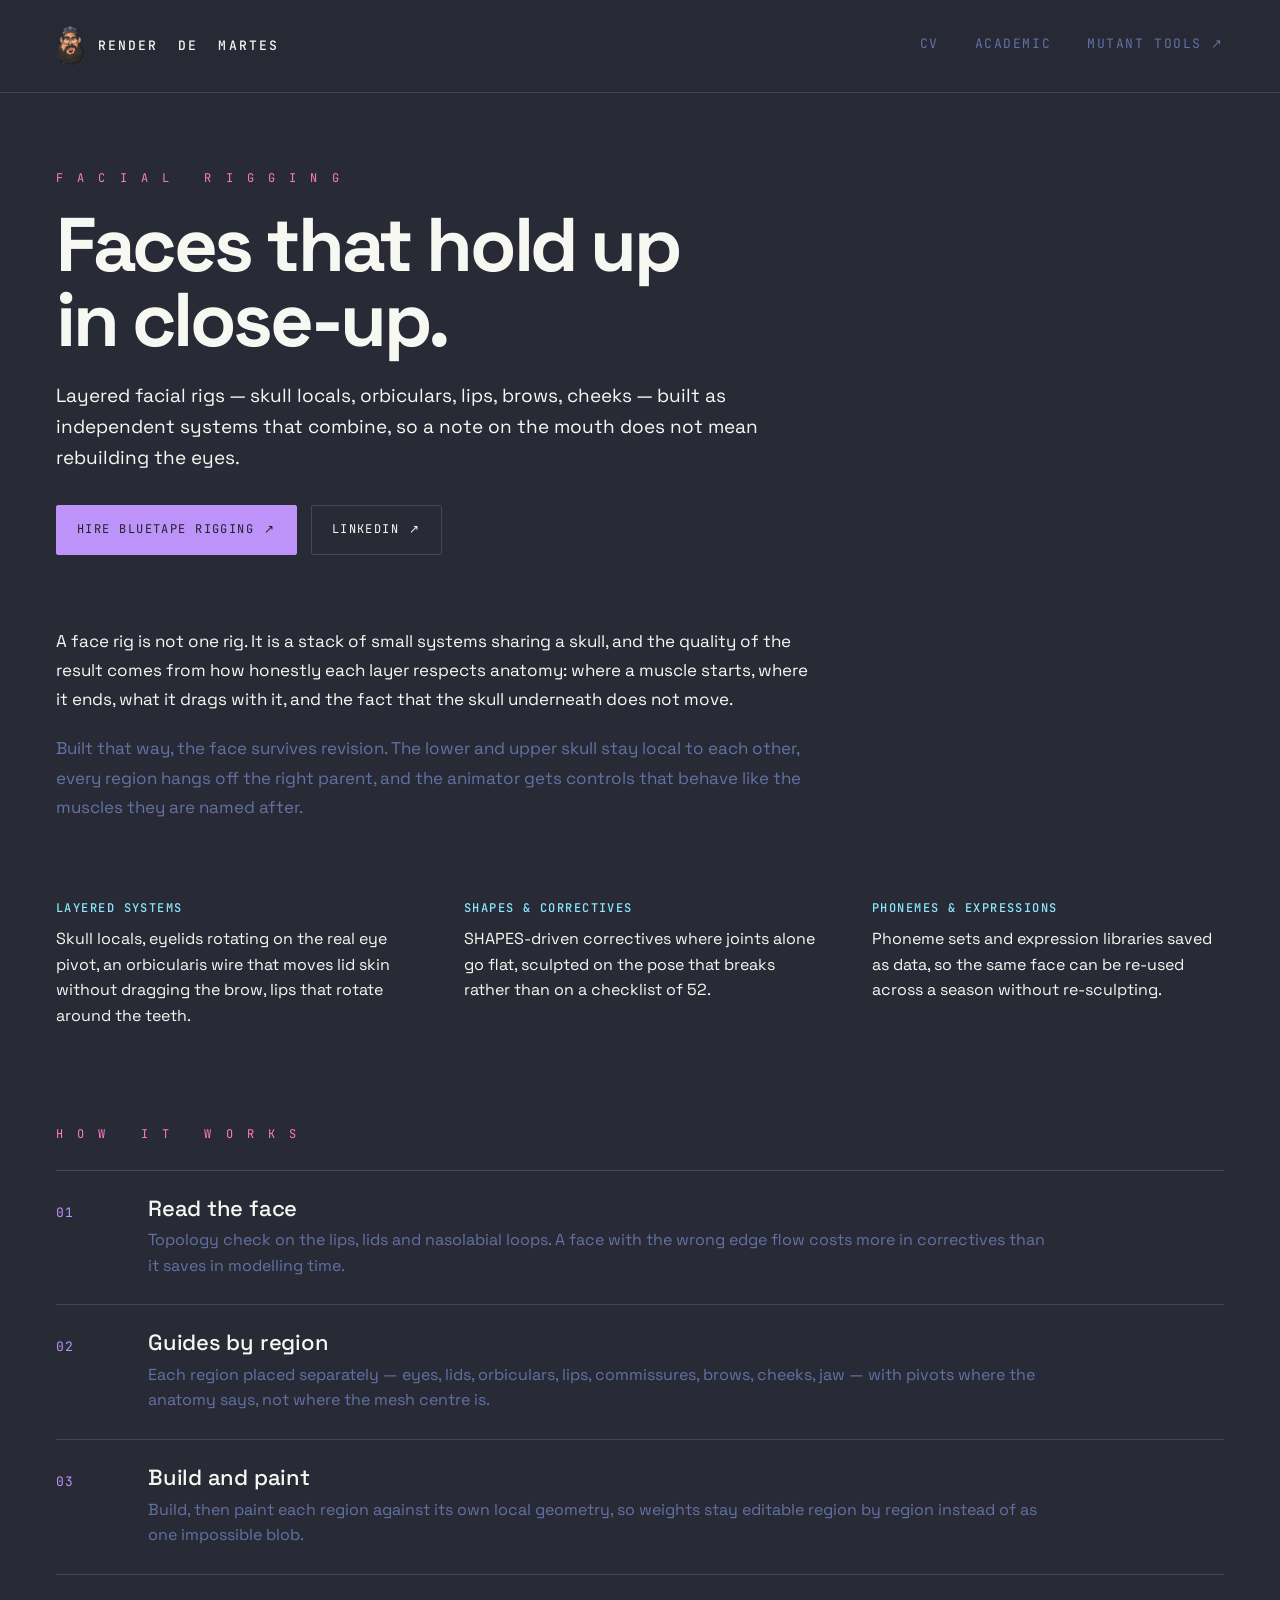
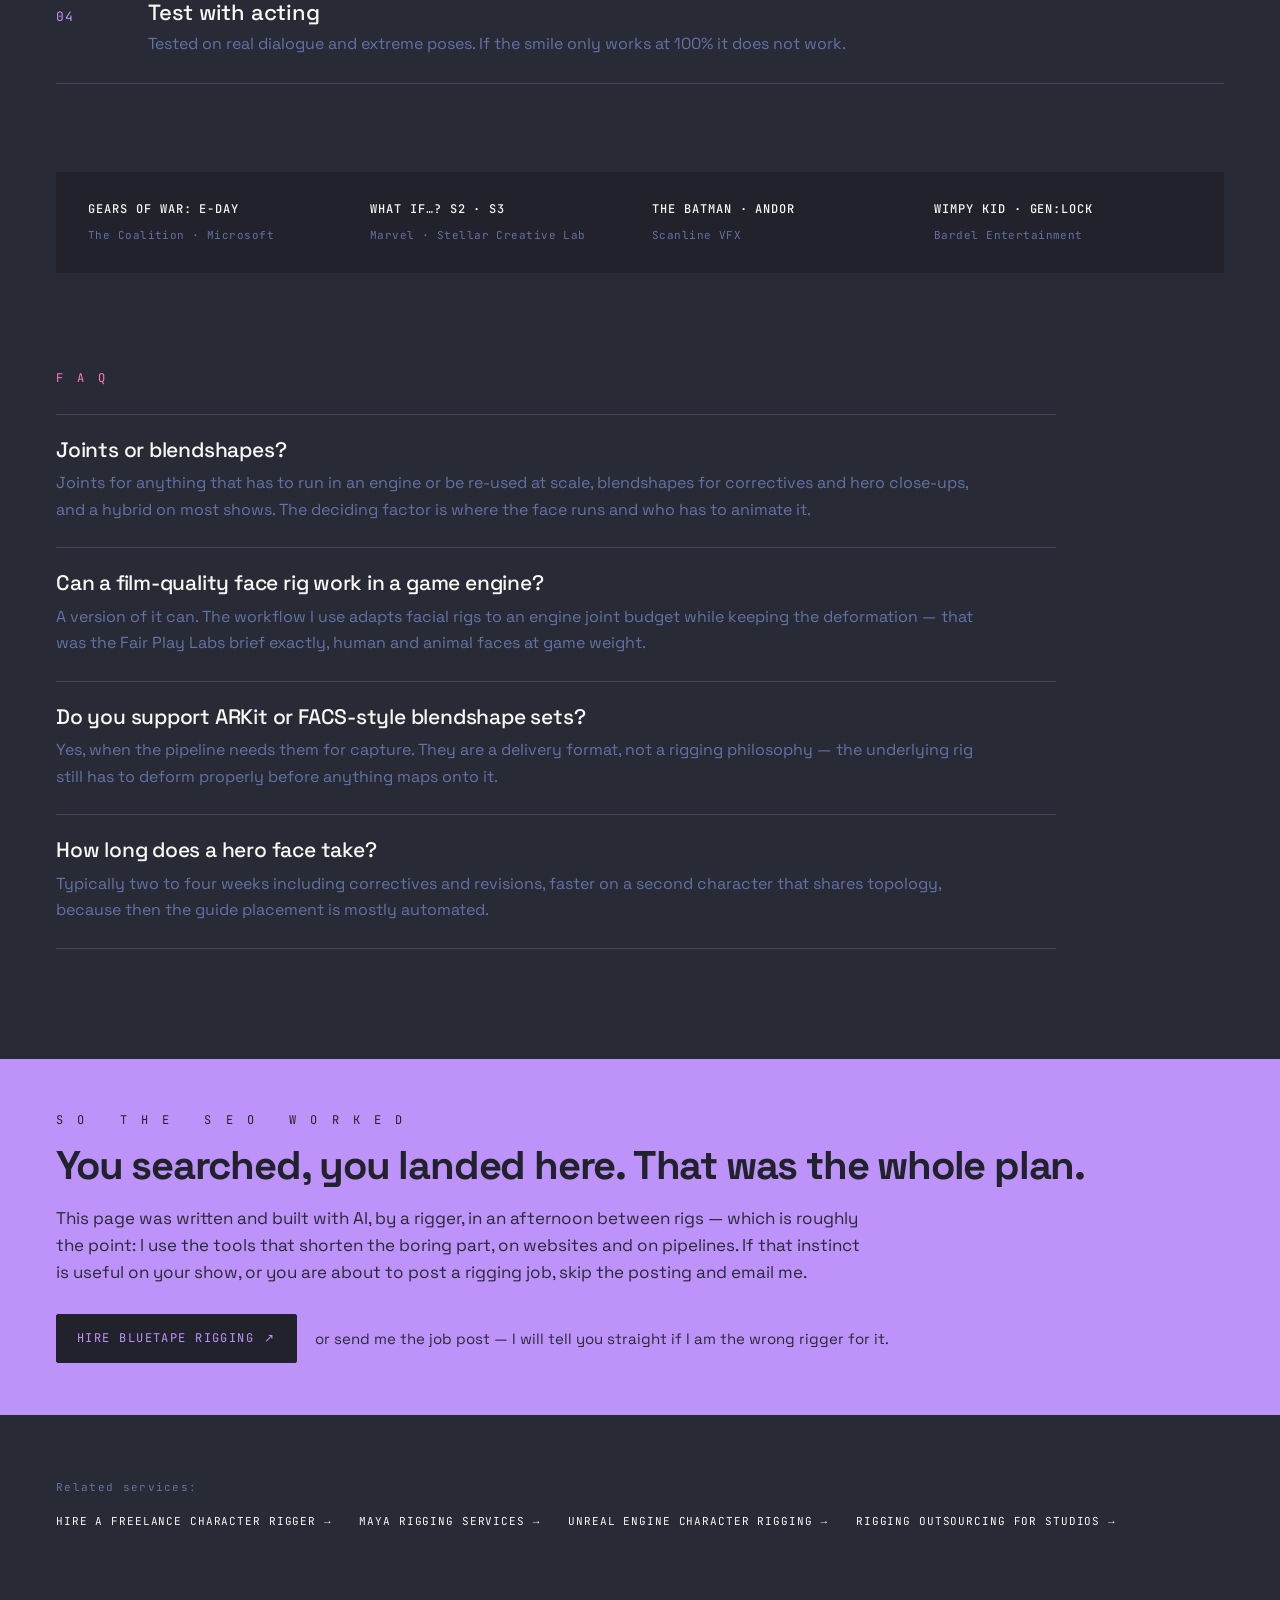
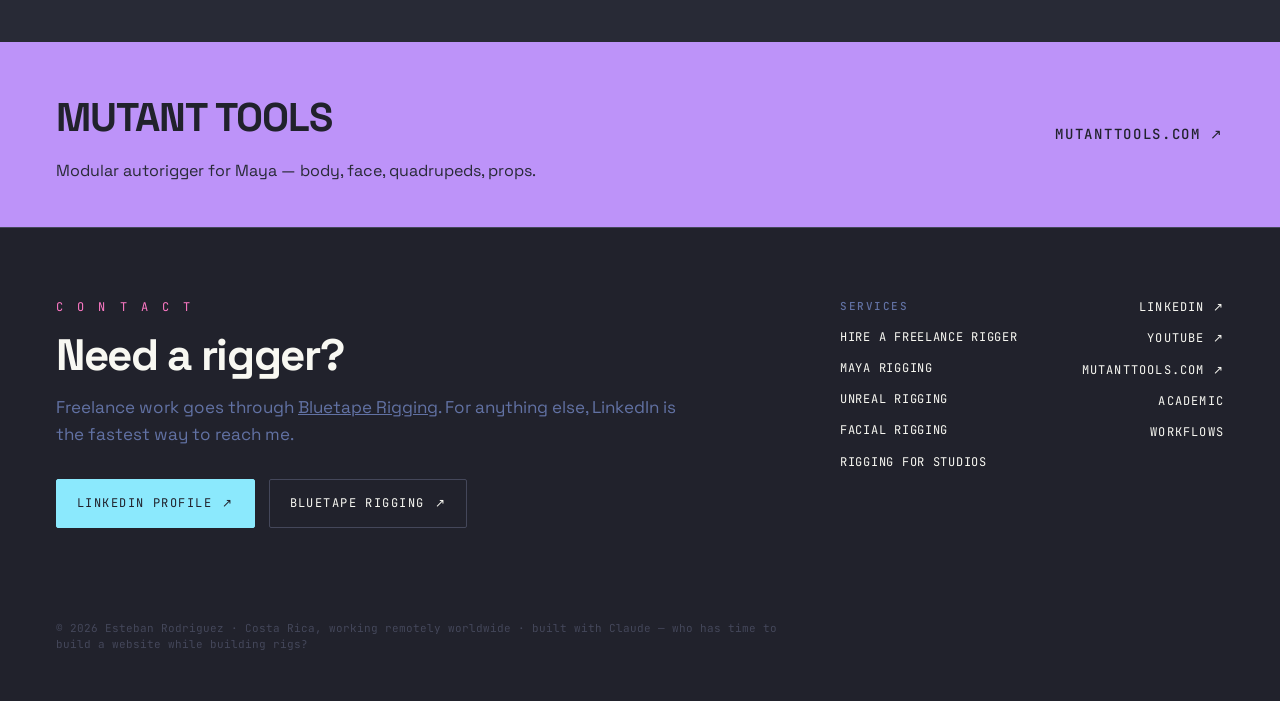
<file: facial-rigging-services/index.html>
<!doctype html>
<html lang="en">
<head>
<meta charset="utf-8">
<meta name="viewport" content="width=device-width, initial-scale=1">
<title>Facial Rigging Services — Joint, Blendshape and Hybrid Face Rigs | Render de Martes</title>
<meta name="description" content="Facial rigging for film, series and games: layered joint systems, blendshape correctives, phoneme sets and engine-budget face rigs that still deform in close-up.">
<link rel="canonical" href="https://renderdemartes.com/facial-rigging-services/">
<meta property="og:type" content="website">
<meta property="og:title" content="Facial Rigging Services — Joint, Blendshape and Hybrid Face Rigs | Render de Martes">
<meta property="og:description" content="Facial rigging for film, series and games: layered joint systems, blendshape correctives, phoneme sets and engine-budget face rigs that still deform in close-up.">
<meta property="og:url" content="https://renderdemartes.com/facial-rigging-services/">
<meta property="og:image" content="https://renderdemartes.com/assets/img/og.jpg">
<meta property="og:image:width" content="1200">
<meta property="og:image:height" content="630">
<meta property="og:image:alt" content="Esteban Rodriguez - technical artist, rigging and Python">
<meta property="og:site_name" content="Render de Martes">
<meta name="twitter:card" content="summary_large_image">
<link rel="icon" href="/assets/img/favicon.ico" sizes="any">
<link rel="icon" href="/assets/img/favicon-32.png" type="image/png" sizes="32x32">
<link rel="apple-touch-icon" href="/assets/img/apple-touch-icon.png">
<link rel="preload" href="/assets/fonts/space-grotesk-700-latin.woff2" as="font" type="font/woff2" crossorigin>
<link rel="preload" href="/assets/fonts/jetbrains-mono-400-latin.woff2" as="font" type="font/woff2" crossorigin>
<link rel="stylesheet" href="/assets/css/fonts.css?v=7f36f3b8">
<link rel="stylesheet" href="/assets/css/site.css?v=8be7aee8">
<script type="application/ld+json">{"@context": "https://schema.org", "@type": "Person", "name": "Esteban Rodriguez", "url": "https://renderdemartes.com/", "jobTitle": "Technical Artist — Rigging & Python", "description": "Character rigger and rigging tools developer. Maya, Unreal, Unity. Creator of Mutant Tools.", "address": {"@type": "PostalAddress", "addressLocality": "Vancouver", "addressRegion": "BC", "addressCountry": "CA"}, "sameAs": ["https://www.linkedin.com/in/esteban-rodriguez-488a68147/", "https://www.youtube.com/@renderdemartes6049", "https://mutanttools.com/"], "knowsAbout": ["Character rigging", "Autodesk Maya", "Unreal Engine", "Python", "Facial rigging", "Pipeline tools"]}</script>
<script type="application/ld+json">{"@context": "https://schema.org", "@type": "Service", "name": "Facial Rigging Services", "serviceType": "Character rigging", "provider": {"@type": "Person", "name": "Esteban Rodriguez", "url": "https://renderdemartes.com/", "sameAs": ["https://www.linkedin.com/in/esteban-rodriguez-488a68147/"]}, "areaServed": "Worldwide", "url": "https://renderdemartes.com/facial-rigging-services/", "description": "Facial rigging for film, series and games: layered joint systems, blendshape correctives, phoneme sets and engine-budget face rigs that still deform in close-up."}</script>
<script type="application/ld+json">{"@context": "https://schema.org", "@type": "FAQPage", "mainEntity": [{"@type": "Question", "name": "Joints or blendshapes?", "acceptedAnswer": {"@type": "Answer", "text": "Joints for anything that has to run in an engine or be re-used at scale, blendshapes for correctives and hero close-ups, and a hybrid on most shows. The deciding factor is where the face runs and who has to animate it."}}, {"@type": "Question", "name": "Can a film-quality face rig work in a game engine?", "acceptedAnswer": {"@type": "Answer", "text": "A version of it can. The workflow I use adapts facial rigs to an engine joint budget while keeping the deformation — that was the Fair Play Labs brief exactly, human and animal faces at game weight."}}, {"@type": "Question", "name": "Do you support ARKit or FACS-style blendshape sets?", "acceptedAnswer": {"@type": "Answer", "text": "Yes, when the pipeline needs them for capture. They are a delivery format, not a rigging philosophy — the underlying rig still has to deform properly before anything maps onto it."}}, {"@type": "Question", "name": "How long does a hero face take?", "acceptedAnswer": {"@type": "Answer", "text": "Typically two to four weeks including correctives and revisions, faster on a second character that shares topology, because then the guide placement is mostly automated."}}]}</script>
<script type="application/ld+json">{"@context": "https://schema.org", "@type": "BreadcrumbList", "itemListElement": [{"@type": "ListItem", "position": 1, "name": "Render de Martes", "item": "https://renderdemartes.com/"}, {"@type": "ListItem", "position": 2, "name": "Facial Rigging Services", "item": "https://renderdemartes.com/facial-rigging-services/"}]}</script>
</head>
<body>
<a class="skip" href="#main">Skip to content</a>

<header class="nav">
  <a class="nav__mark" href="/">
    <img class="nav__logo" src="/assets/img/logo-mark.webp" srcset="/assets/img/logo-mark@2x.webp 2x" width="66" height="96" alt="" decoding="async">
    <span class="hide-sm">RENDER&nbsp;&nbsp;DE&nbsp;&nbsp;MARTES</span><span class="only-sm">RDM</span>
  </a>
  <nav class="nav__links" aria-label="Sections">
    <a href="/">CV</a>
    <a href="/academic/">ACADEMIC</a>
    <a href="https://mutanttools.com/" target="_blank" rel="noopener"><span class="hide-sm">MUTANT </span>TOOLS <span aria-hidden="true">↗</span></a>
  </nav>
</header>
<main id="main">
  <article class="seo">
    <header class="seo__head">
      <p class="section__kicker">F A C I A L &nbsp; R I G G I N G</p>
      <h1 class="seo__h1">Faces that hold up<br>in close-up.</h1>
      <p class="seo__lede">Layered facial rigs — skull locals, orbiculars, lips, brows, cheeks — built as independent systems that combine, so a note on the mouth does not mean rebuilding the eyes.</p>
      <p class="seo__cta">
        <a class="btn" href="https://bluetaperigging.com/" target="_blank" rel="noopener">HIRE BLUETAPE RIGGING <span aria-hidden="true">↗</span></a>
        <a class="btn btn--ghost" href="https://www.linkedin.com/in/esteban-rodriguez-488a68147/" target="_blank" rel="noopener">LINKEDIN <span aria-hidden="true">↗</span></a>
      </p>
    </header>

    <div class="prose"><p>A face rig is not one rig. It is a stack of small systems sharing a skull, and the quality of the result comes from how honestly each layer respects anatomy: where a muscle starts, where it ends, what it drags with it, and the fact that the skull underneath does not move.</p><p>Built that way, the face survives revision. The lower and upper skull stay local to each other, every region hangs off the right parent, and the animator gets controls that behave like the muscles they are named after.</p></div>

    <div class="cols"><div class="col"><h3 class="col__title">LAYERED SYSTEMS</h3><p class="col__note">Skull locals, eyelids rotating on the real eye pivot, an orbicularis wire that moves lid skin without dragging the brow, lips that rotate around the teeth.</p></div><div class="col"><h3 class="col__title">SHAPES &amp; CORRECTIVES</h3><p class="col__note">SHAPES-driven correctives where joints alone go flat, sculpted on the pose that breaks rather than on a checklist of 52.</p></div><div class="col"><h3 class="col__title">PHONEMES &amp; EXPRESSIONS</h3><p class="col__note">Phoneme sets and expression libraries saved as data, so the same face can be re-used across a season without re-sculpting.</p></div></div>

    <section class="steps-wrap">
      <p class="section__kicker">H O W &nbsp; I T &nbsp; W O R K S</p>
      <ol class="steps"><li class="step"><span class="step__n">01</span><div class="step__body"><h3 class="step__title">Read the face</h3><p class="step__note">Topology check on the lips, lids and nasolabial loops. A face with the wrong edge flow costs more in correctives than it saves in modelling time.</p></div></li><li class="step"><span class="step__n">02</span><div class="step__body"><h3 class="step__title">Guides by region</h3><p class="step__note">Each region placed separately — eyes, lids, orbiculars, lips, commissures, brows, cheeks, jaw — with pivots where the anatomy says, not where the mesh centre is.</p></div></li><li class="step"><span class="step__n">03</span><div class="step__body"><h3 class="step__title">Build and paint</h3><p class="step__note">Build, then paint each region against its own local geometry, so weights stay editable region by region instead of as one impossible blob.</p></div></li><li class="step"><span class="step__n">04</span><div class="step__body"><h3 class="step__title">Test with acting</h3><p class="step__note">Tested on real dialogue and extreme poses. If the smile only works at 100% it does not work.</p></div></li></ol>
    </section>

    <section class="proof" aria-label="Selected credits">
      <div><b>GEARS OF WAR: E-DAY</b><span>The Coalition · Microsoft</span></div>
      <div><b>WHAT IF…? S2 · S3</b><span>Marvel · Stellar Creative Lab</span></div>
      <div><b>THE BATMAN · ANDOR</b><span>Scanline VFX</span></div>
      <div><b>WIMPY KID · GEN:LOCK</b><span>Bardel Entertainment</span></div>
    </section>

    <section class="faq">
      <p class="section__kicker">F A Q</p>
      <div class="q"><h3 class="q__q">Joints or blendshapes?</h3><p class="q__a">Joints for anything that has to run in an engine or be re-used at scale, blendshapes for correctives and hero close-ups, and a hybrid on most shows. The deciding factor is where the face runs and who has to animate it.</p></div><div class="q"><h3 class="q__q">Can a film-quality face rig work in a game engine?</h3><p class="q__a">A version of it can. The workflow I use adapts facial rigs to an engine joint budget while keeping the deformation — that was the Fair Play Labs brief exactly, human and animal faces at game weight.</p></div><div class="q"><h3 class="q__q">Do you support ARKit or FACS-style blendshape sets?</h3><p class="q__a">Yes, when the pipeline needs them for capture. They are a delivery format, not a rigging philosophy — the underlying rig still has to deform properly before anything maps onto it.</p></div><div class="q"><h3 class="q__q">How long does a hero face take?</h3><p class="q__a">Typically two to four weeks including correctives and revisions, faster on a second character that shares topology, because then the guide placement is mostly automated.</p></div>
    </section>

      <section class="found">
        <p class="found__kicker">S O &nbsp; T H E &nbsp; S E O &nbsp; W O R K E D</p>
        <h2 class="found__title">You searched, you landed here. That was the whole plan.</h2>
        <p class="found__note">This page was written and built with AI, by a rigger, in an afternoon between rigs — which is roughly the point: I use the tools that shorten the boring part, on websites and on pipelines. If that instinct is useful on your show, or you are about to post a rigging job, skip the posting and email me.</p>
        <p class="found__row">
          <a class="btn" href="https://bluetaperigging.com/" target="_blank" rel="noopener">HIRE BLUETAPE RIGGING <span aria-hidden="true">↗</span></a>
          <span class="found__aside">or send me the job post — I will tell you straight if I am the wrong rigger for it.</span>
        </p>
      </section>

      <nav class="related" aria-label="Related services">
        <p class="related__note">Related services:</p>
        <div class="related__links"><a href="/hire-a-freelance-character-rigger/">HIRE A FREELANCE CHARACTER RIGGER →</a><a href="/maya-rigging-services/">MAYA RIGGING SERVICES →</a><a href="/unreal-engine-character-rigging/">UNREAL ENGINE CHARACTER RIGGING →</a><a href="/rigging-outsourcing-for-studios/">RIGGING OUTSOURCING FOR STUDIOS →</a></div>
      </nav>
  </article>
</main>

  <a class="outbound" href="https://mutanttools.com/" target="_blank" rel="noopener">
    <span class="outbound__left">
      <span class="outbound__title">MUTANT TOOLS</span>
      <span class="outbound__note">Modular autorigger for Maya — body, face, quadrupeds, props.</span>
    </span>
    <span class="outbound__go">MUTANTTOOLS.COM <span aria-hidden="true">↗</span></span>
  </a>

<footer class="foot" id="contact">
  <div class="foot__contact">
    <p class="section__kicker">C O N T A C T</p>
    <h2 class="foot__title">Need a rigger?</h2>
    <p class="foot__lead">Freelance work goes through <a href="https://bluetaperigging.com/" target="_blank" rel="noopener">Bluetape Rigging</a>. For anything else, LinkedIn is the fastest way to reach me.</p>
    <p class="foot__btns">
      <a class="btn btn--cyan" href="https://www.linkedin.com/in/esteban-rodriguez-488a68147/" target="_blank" rel="noopener">LINKEDIN PROFILE <span aria-hidden="true">↗</span></a>
      <a class="btn btn--ghost" href="https://bluetaperigging.com/" target="_blank" rel="noopener">BLUETAPE RIGGING <span aria-hidden="true">↗</span></a>
    </p>
  </div>
  <nav class="foot__services" aria-label="Services">
    <p class="foot__colhead">SERVICES</p>
    <a href="/hire-a-freelance-character-rigger/">HIRE A FREELANCE RIGGER</a>
    <a href="/maya-rigging-services/">MAYA RIGGING</a>
    <a href="/unreal-engine-character-rigging/">UNREAL RIGGING</a>
    <a href="/facial-rigging-services/">FACIAL RIGGING</a>
    <a href="/rigging-outsourcing-for-studios/">RIGGING FOR STUDIOS</a>
  </nav>
  <nav class="foot__links" aria-label="Elsewhere">
    <a href="https://www.linkedin.com/in/esteban-rodriguez-488a68147/" target="_blank" rel="noopener">LINKEDIN ↗</a>
    <a href="https://www.youtube.com/@renderdemartes6049/videos" target="_blank" rel="noopener">YOUTUBE ↗</a>
    <a href="https://mutanttools.com/" target="_blank" rel="noopener">MUTANTTOOLS.COM ↗</a>
    <a href="/academic/">ACADEMIC</a>
    <a href="/creature-rigging/">WORKFLOWS</a>
  </nav>
  <p class="foot__fine">© 2026 Esteban Rodriguez · Costa Rica, working remotely worldwide · built with Claude — who has time to build a website while building rigs?</p>
</footer>

<script src="/assets/js/site.js?v=4e685639" defer></script>
</body>
</html>
</file>
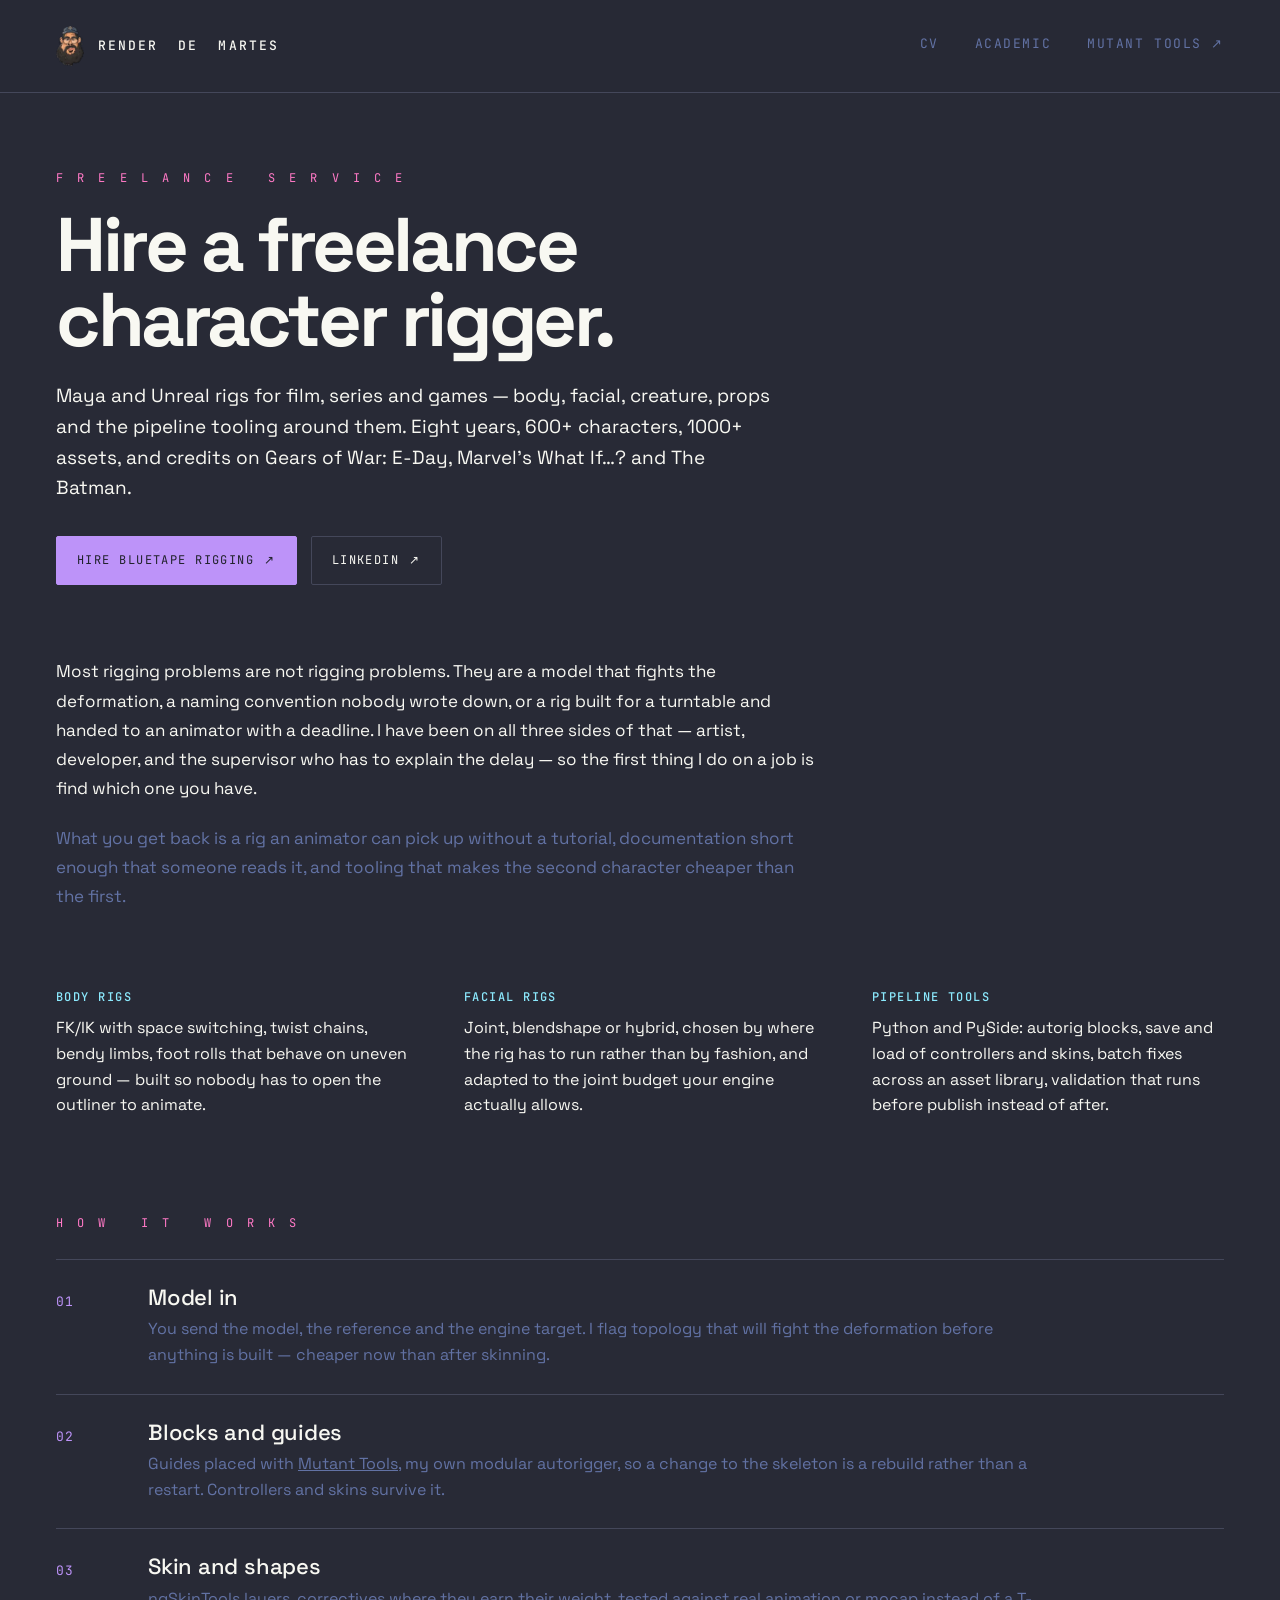
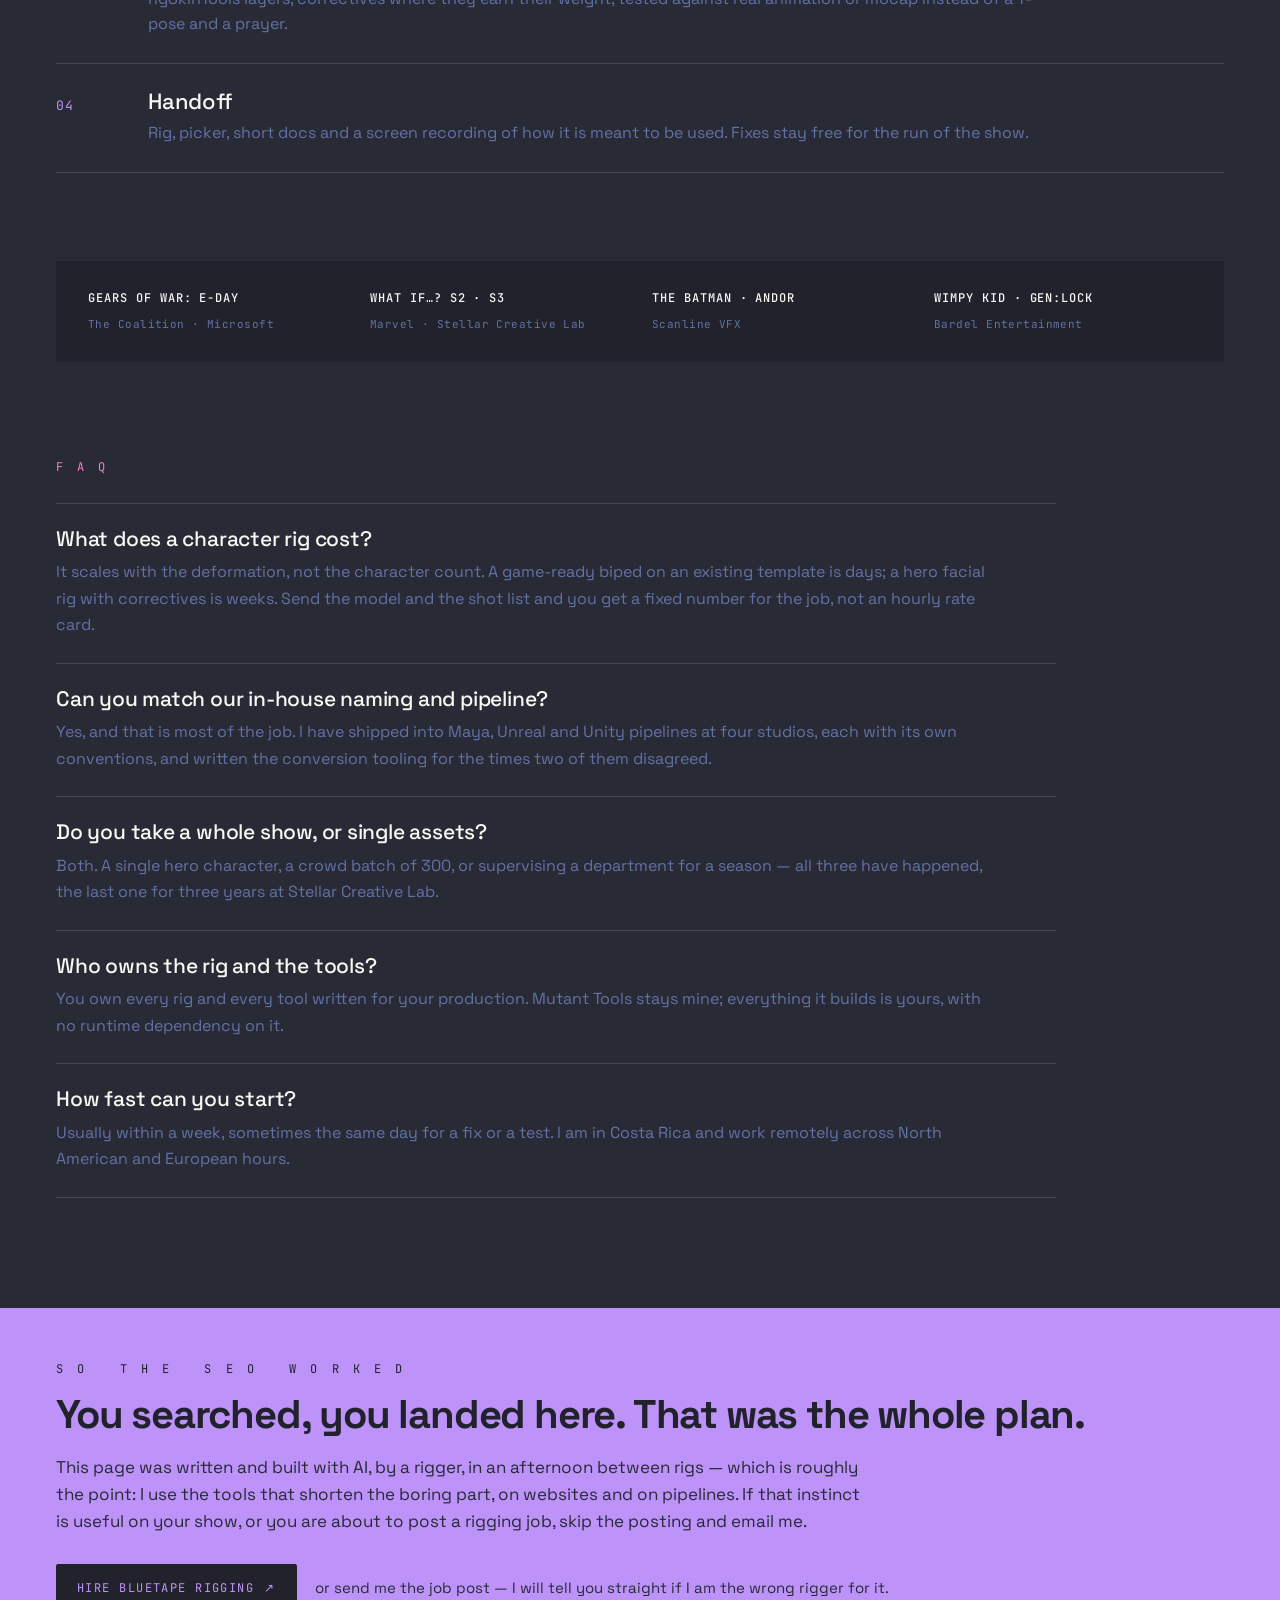
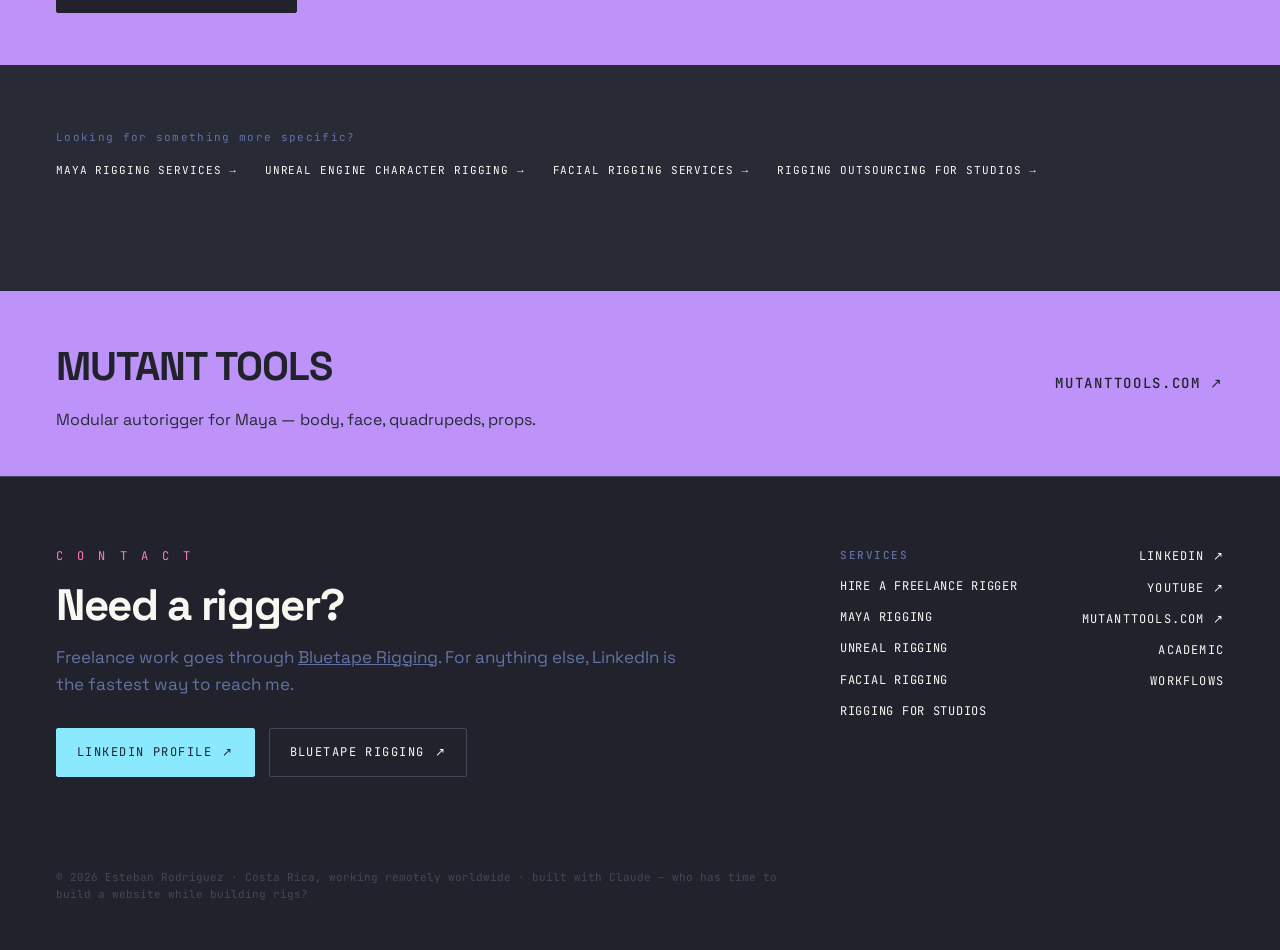
<file: hire-a-freelance-character-rigger/index.html>
<!doctype html>
<html lang="en">
<head>
<meta charset="utf-8">
<meta name="viewport" content="width=device-width, initial-scale=1">
<title>Hire a Freelance Character Rigger — Maya &amp; Unreal | Render de Martes</title>
<meta name="description" content="Freelance character rigger for film, series and games. Body, facial, creature and prop rigs in Maya and Unreal. Credits on Gears of War: E-Day, Marvel&#39;s What If…?, The Batman.">
<link rel="canonical" href="https://renderdemartes.com/hire-a-freelance-character-rigger/">
<meta property="og:type" content="website">
<meta property="og:title" content="Hire a Freelance Character Rigger — Maya &amp; Unreal | Render de Martes">
<meta property="og:description" content="Freelance character rigger for film, series and games. Body, facial, creature and prop rigs in Maya and Unreal. Credits on Gears of War: E-Day, Marvel&#39;s What If…?, The Batman.">
<meta property="og:url" content="https://renderdemartes.com/hire-a-freelance-character-rigger/">
<meta property="og:image" content="https://renderdemartes.com/assets/img/og.jpg">
<meta property="og:image:width" content="1200">
<meta property="og:image:height" content="630">
<meta property="og:image:alt" content="Esteban Rodriguez - technical artist, rigging and Python">
<meta property="og:site_name" content="Render de Martes">
<meta name="twitter:card" content="summary_large_image">
<link rel="icon" href="/assets/img/favicon.ico" sizes="any">
<link rel="icon" href="/assets/img/favicon-32.png" type="image/png" sizes="32x32">
<link rel="apple-touch-icon" href="/assets/img/apple-touch-icon.png">
<link rel="preload" href="/assets/fonts/space-grotesk-700-latin.woff2" as="font" type="font/woff2" crossorigin>
<link rel="preload" href="/assets/fonts/jetbrains-mono-400-latin.woff2" as="font" type="font/woff2" crossorigin>
<link rel="stylesheet" href="/assets/css/fonts.css?v=7f36f3b8">
<link rel="stylesheet" href="/assets/css/site.css?v=8be7aee8">
<script type="application/ld+json">{"@context": "https://schema.org", "@type": "Person", "name": "Esteban Rodriguez", "url": "https://renderdemartes.com/", "jobTitle": "Technical Artist — Rigging & Python", "description": "Character rigger and rigging tools developer. Maya, Unreal, Unity. Creator of Mutant Tools.", "address": {"@type": "PostalAddress", "addressLocality": "Vancouver", "addressRegion": "BC", "addressCountry": "CA"}, "sameAs": ["https://www.linkedin.com/in/esteban-rodriguez-488a68147/", "https://www.youtube.com/@renderdemartes6049", "https://mutanttools.com/"], "knowsAbout": ["Character rigging", "Autodesk Maya", "Unreal Engine", "Python", "Facial rigging", "Pipeline tools"]}</script>
<script type="application/ld+json">{"@context": "https://schema.org", "@type": "Service", "name": "Hire a Freelance Character Rigger", "serviceType": "Character rigging", "provider": {"@type": "Person", "name": "Esteban Rodriguez", "url": "https://renderdemartes.com/", "sameAs": ["https://www.linkedin.com/in/esteban-rodriguez-488a68147/"]}, "areaServed": "Worldwide", "url": "https://renderdemartes.com/hire-a-freelance-character-rigger/", "description": "Freelance character rigger for film, series and games. Body, facial, creature and prop rigs in Maya and Unreal. Credits on Gears of War: E-Day, Marvel's What If…?, The Batman."}</script>
<script type="application/ld+json">{"@context": "https://schema.org", "@type": "FAQPage", "mainEntity": [{"@type": "Question", "name": "What does a character rig cost?", "acceptedAnswer": {"@type": "Answer", "text": "It scales with the deformation, not the character count. A game-ready biped on an existing template is days; a hero facial rig with correctives is weeks. Send the model and the shot list and you get a fixed number for the job, not an hourly rate card."}}, {"@type": "Question", "name": "Can you match our in-house naming and pipeline?", "acceptedAnswer": {"@type": "Answer", "text": "Yes, and that is most of the job. I have shipped into Maya, Unreal and Unity pipelines at four studios, each with its own conventions, and written the conversion tooling for the times two of them disagreed."}}, {"@type": "Question", "name": "Do you take a whole show, or single assets?", "acceptedAnswer": {"@type": "Answer", "text": "Both. A single hero character, a crowd batch of 300, or supervising a department for a season — all three have happened, the last one for three years at Stellar Creative Lab."}}, {"@type": "Question", "name": "Who owns the rig and the tools?", "acceptedAnswer": {"@type": "Answer", "text": "You own every rig and every tool written for your production. Mutant Tools stays mine; everything it builds is yours, with no runtime dependency on it."}}, {"@type": "Question", "name": "How fast can you start?", "acceptedAnswer": {"@type": "Answer", "text": "Usually within a week, sometimes the same day for a fix or a test. I am in Costa Rica and work remotely across North American and European hours."}}]}</script>
<script type="application/ld+json">{"@context": "https://schema.org", "@type": "BreadcrumbList", "itemListElement": [{"@type": "ListItem", "position": 1, "name": "Render de Martes", "item": "https://renderdemartes.com/"}, {"@type": "ListItem", "position": 2, "name": "Hire A Freelance Character Rigger", "item": "https://renderdemartes.com/hire-a-freelance-character-rigger/"}]}</script>
</head>
<body>
<a class="skip" href="#main">Skip to content</a>

<header class="nav">
  <a class="nav__mark" href="/">
    <img class="nav__logo" src="/assets/img/logo-mark.webp" srcset="/assets/img/logo-mark@2x.webp 2x" width="66" height="96" alt="" decoding="async">
    <span class="hide-sm">RENDER&nbsp;&nbsp;DE&nbsp;&nbsp;MARTES</span><span class="only-sm">RDM</span>
  </a>
  <nav class="nav__links" aria-label="Sections">
    <a href="/">CV</a>
    <a href="/academic/">ACADEMIC</a>
    <a href="https://mutanttools.com/" target="_blank" rel="noopener"><span class="hide-sm">MUTANT </span>TOOLS <span aria-hidden="true">↗</span></a>
  </nav>
</header>
<main id="main">
  <article class="seo">
    <header class="seo__head">
      <p class="section__kicker">F R E E L A N C E &nbsp; S E R V I C E</p>
      <h1 class="seo__h1">Hire a freelance<br>character rigger.</h1>
      <p class="seo__lede">Maya and Unreal rigs for film, series and games — body, facial, creature, props and the pipeline tooling around them. Eight years, 600+ characters, 1000+ assets, and credits on Gears of War: E-Day, Marvel’s What If…? and The Batman.</p>
      <p class="seo__cta">
        <a class="btn" href="https://bluetaperigging.com/" target="_blank" rel="noopener">HIRE BLUETAPE RIGGING <span aria-hidden="true">↗</span></a>
        <a class="btn btn--ghost" href="https://www.linkedin.com/in/esteban-rodriguez-488a68147/" target="_blank" rel="noopener">LINKEDIN <span aria-hidden="true">↗</span></a>
      </p>
    </header>

    <div class="prose"><p>Most rigging problems are not rigging problems. They are a model that fights the deformation, a naming convention nobody wrote down, or a rig built for a turntable and handed to an animator with a deadline. I have been on all three sides of that — artist, developer, and the supervisor who has to explain the delay — so the first thing I do on a job is find which one you have.</p><p>What you get back is a rig an animator can pick up without a tutorial, documentation short enough that someone reads it, and tooling that makes the second character cheaper than the first.</p></div>

    <div class="cols"><div class="col"><h3 class="col__title">BODY RIGS</h3><p class="col__note">FK/IK with space switching, twist chains, bendy limbs, foot rolls that behave on uneven ground — built so nobody has to open the outliner to animate.</p></div><div class="col"><h3 class="col__title">FACIAL RIGS</h3><p class="col__note">Joint, blendshape or hybrid, chosen by where the rig has to run rather than by fashion, and adapted to the joint budget your engine actually allows.</p></div><div class="col"><h3 class="col__title">PIPELINE TOOLS</h3><p class="col__note">Python and PySide: autorig blocks, save and load of controllers and skins, batch fixes across an asset library, validation that runs before publish instead of after.</p></div></div>

    <section class="steps-wrap">
      <p class="section__kicker">H O W &nbsp; I T &nbsp; W O R K S</p>
      <ol class="steps"><li class="step"><span class="step__n">01</span><div class="step__body"><h3 class="step__title">Model in</h3><p class="step__note">You send the model, the reference and the engine target. I flag topology that will fight the deformation before anything is built — cheaper now than after skinning.</p></div></li><li class="step"><span class="step__n">02</span><div class="step__body"><h3 class="step__title">Blocks and guides</h3><p class="step__note">Guides placed with <a href="https://mutanttools.com/maya-auto-rigger/" target="_blank" rel="noopener">Mutant Tools</a>, my own modular autorigger, so a change to the skeleton is a rebuild rather than a restart. Controllers and skins survive it.</p></div></li><li class="step"><span class="step__n">03</span><div class="step__body"><h3 class="step__title">Skin and shapes</h3><p class="step__note">ngSkinTools layers, correctives where they earn their weight, tested against real animation or mocap instead of a T-pose and a prayer.</p></div></li><li class="step"><span class="step__n">04</span><div class="step__body"><h3 class="step__title">Handoff</h3><p class="step__note">Rig, picker, short docs and a screen recording of how it is meant to be used. Fixes stay free for the run of the show.</p></div></li></ol>
    </section>

    <section class="proof" aria-label="Selected credits">
      <div><b>GEARS OF WAR: E-DAY</b><span>The Coalition · Microsoft</span></div>
      <div><b>WHAT IF…? S2 · S3</b><span>Marvel · Stellar Creative Lab</span></div>
      <div><b>THE BATMAN · ANDOR</b><span>Scanline VFX</span></div>
      <div><b>WIMPY KID · GEN:LOCK</b><span>Bardel Entertainment</span></div>
    </section>

    <section class="faq">
      <p class="section__kicker">F A Q</p>
      <div class="q"><h3 class="q__q">What does a character rig cost?</h3><p class="q__a">It scales with the deformation, not the character count. A game-ready biped on an existing template is days; a hero facial rig with correctives is weeks. Send the model and the shot list and you get a fixed number for the job, not an hourly rate card.</p></div><div class="q"><h3 class="q__q">Can you match our in-house naming and pipeline?</h3><p class="q__a">Yes, and that is most of the job. I have shipped into Maya, Unreal and Unity pipelines at four studios, each with its own conventions, and written the conversion tooling for the times two of them disagreed.</p></div><div class="q"><h3 class="q__q">Do you take a whole show, or single assets?</h3><p class="q__a">Both. A single hero character, a crowd batch of 300, or supervising a department for a season — all three have happened, the last one for three years at Stellar Creative Lab.</p></div><div class="q"><h3 class="q__q">Who owns the rig and the tools?</h3><p class="q__a">You own every rig and every tool written for your production. Mutant Tools stays mine; everything it builds is yours, with no runtime dependency on it.</p></div><div class="q"><h3 class="q__q">How fast can you start?</h3><p class="q__a">Usually within a week, sometimes the same day for a fix or a test. I am in Costa Rica and work remotely across North American and European hours.</p></div>
    </section>

      <section class="found">
        <p class="found__kicker">S O &nbsp; T H E &nbsp; S E O &nbsp; W O R K E D</p>
        <h2 class="found__title">You searched, you landed here. That was the whole plan.</h2>
        <p class="found__note">This page was written and built with AI, by a rigger, in an afternoon between rigs — which is roughly the point: I use the tools that shorten the boring part, on websites and on pipelines. If that instinct is useful on your show, or you are about to post a rigging job, skip the posting and email me.</p>
        <p class="found__row">
          <a class="btn" href="https://bluetaperigging.com/" target="_blank" rel="noopener">HIRE BLUETAPE RIGGING <span aria-hidden="true">↗</span></a>
          <span class="found__aside">or send me the job post — I will tell you straight if I am the wrong rigger for it.</span>
        </p>
      </section>

      <nav class="related" aria-label="Related services">
        <p class="related__note">Looking for something more specific?</p>
        <div class="related__links"><a href="/maya-rigging-services/">MAYA RIGGING SERVICES →</a><a href="/unreal-engine-character-rigging/">UNREAL ENGINE CHARACTER RIGGING →</a><a href="/facial-rigging-services/">FACIAL RIGGING SERVICES →</a><a href="/rigging-outsourcing-for-studios/">RIGGING OUTSOURCING FOR STUDIOS →</a></div>
      </nav>
  </article>
</main>

  <a class="outbound" href="https://mutanttools.com/" target="_blank" rel="noopener">
    <span class="outbound__left">
      <span class="outbound__title">MUTANT TOOLS</span>
      <span class="outbound__note">Modular autorigger for Maya — body, face, quadrupeds, props.</span>
    </span>
    <span class="outbound__go">MUTANTTOOLS.COM <span aria-hidden="true">↗</span></span>
  </a>

<footer class="foot" id="contact">
  <div class="foot__contact">
    <p class="section__kicker">C O N T A C T</p>
    <h2 class="foot__title">Need a rigger?</h2>
    <p class="foot__lead">Freelance work goes through <a href="https://bluetaperigging.com/" target="_blank" rel="noopener">Bluetape Rigging</a>. For anything else, LinkedIn is the fastest way to reach me.</p>
    <p class="foot__btns">
      <a class="btn btn--cyan" href="https://www.linkedin.com/in/esteban-rodriguez-488a68147/" target="_blank" rel="noopener">LINKEDIN PROFILE <span aria-hidden="true">↗</span></a>
      <a class="btn btn--ghost" href="https://bluetaperigging.com/" target="_blank" rel="noopener">BLUETAPE RIGGING <span aria-hidden="true">↗</span></a>
    </p>
  </div>
  <nav class="foot__services" aria-label="Services">
    <p class="foot__colhead">SERVICES</p>
    <a href="/hire-a-freelance-character-rigger/">HIRE A FREELANCE RIGGER</a>
    <a href="/maya-rigging-services/">MAYA RIGGING</a>
    <a href="/unreal-engine-character-rigging/">UNREAL RIGGING</a>
    <a href="/facial-rigging-services/">FACIAL RIGGING</a>
    <a href="/rigging-outsourcing-for-studios/">RIGGING FOR STUDIOS</a>
  </nav>
  <nav class="foot__links" aria-label="Elsewhere">
    <a href="https://www.linkedin.com/in/esteban-rodriguez-488a68147/" target="_blank" rel="noopener">LINKEDIN ↗</a>
    <a href="https://www.youtube.com/@renderdemartes6049/videos" target="_blank" rel="noopener">YOUTUBE ↗</a>
    <a href="https://mutanttools.com/" target="_blank" rel="noopener">MUTANTTOOLS.COM ↗</a>
    <a href="/academic/">ACADEMIC</a>
    <a href="/creature-rigging/">WORKFLOWS</a>
  </nav>
  <p class="foot__fine">© 2026 Esteban Rodriguez · Costa Rica, working remotely worldwide · built with Claude — who has time to build a website while building rigs?</p>
</footer>

<script src="/assets/js/site.js?v=4e685639" defer></script>
</body>
</html>
</file>
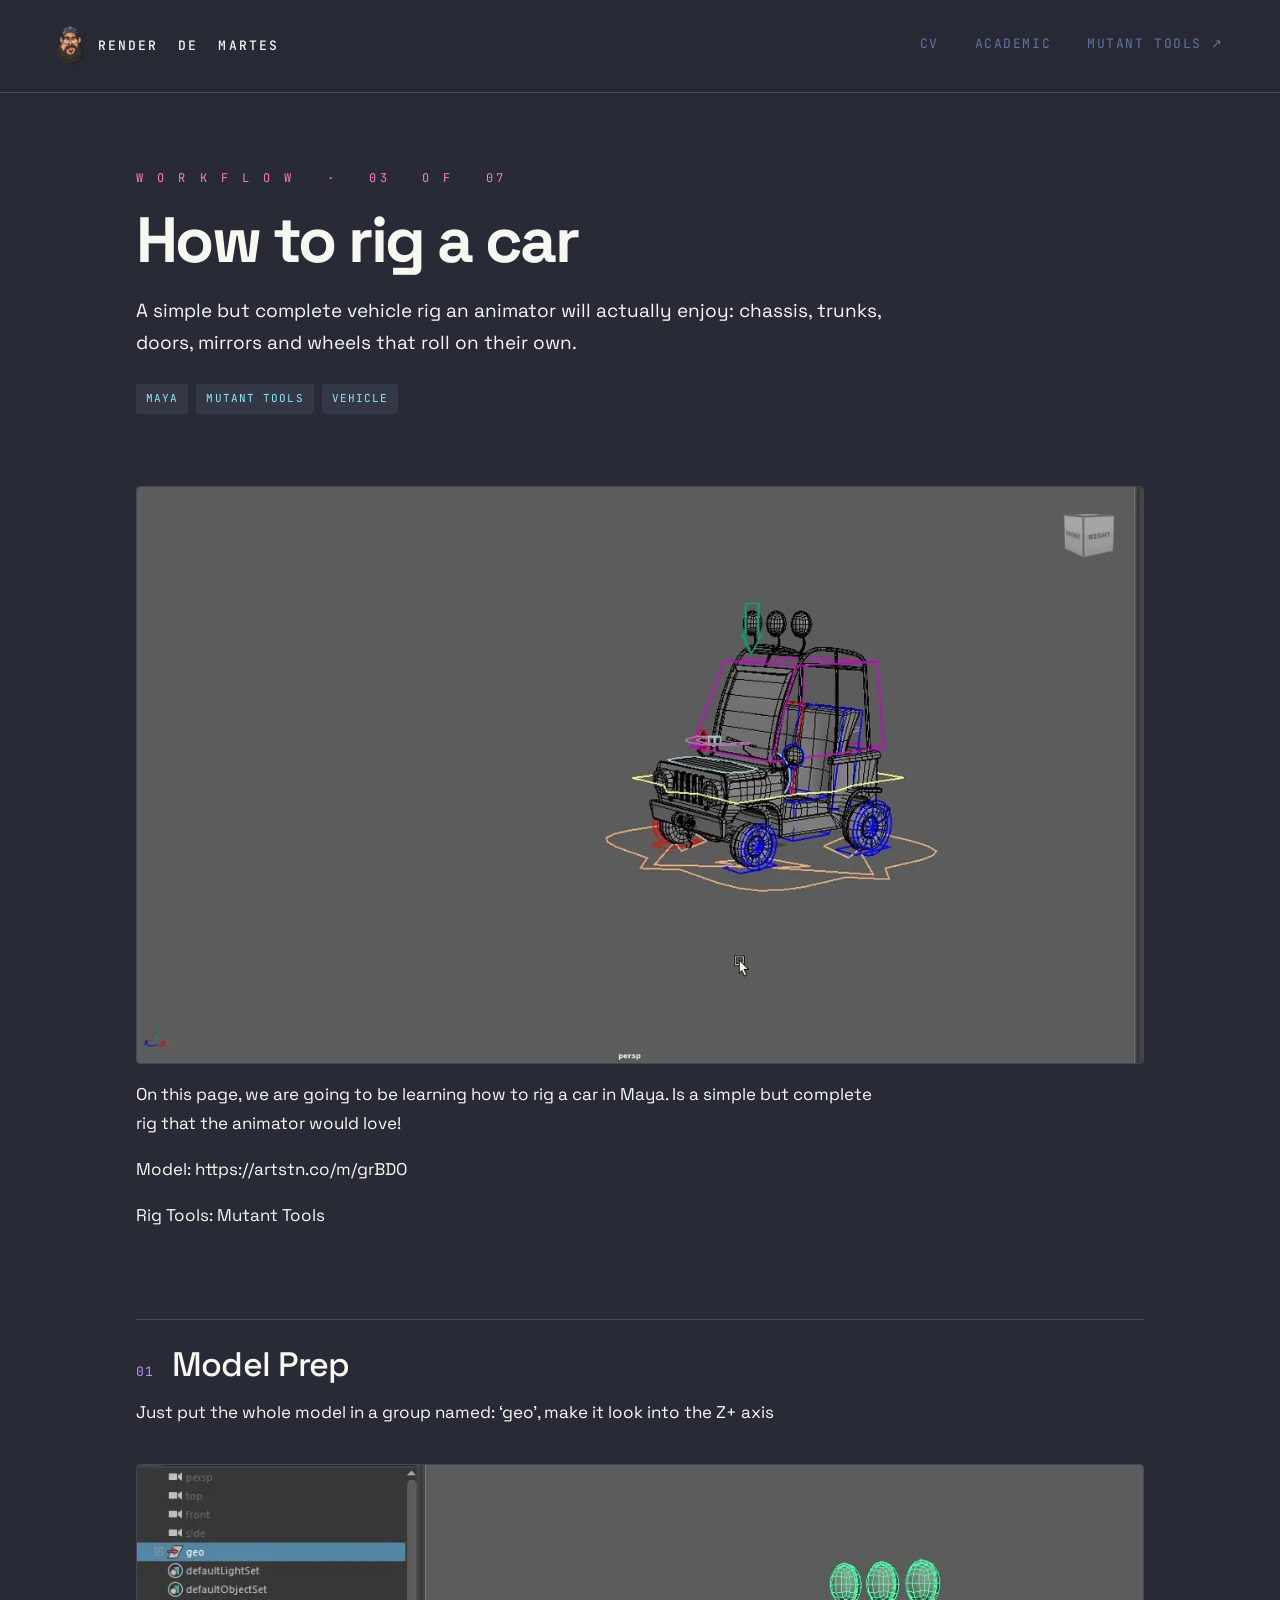
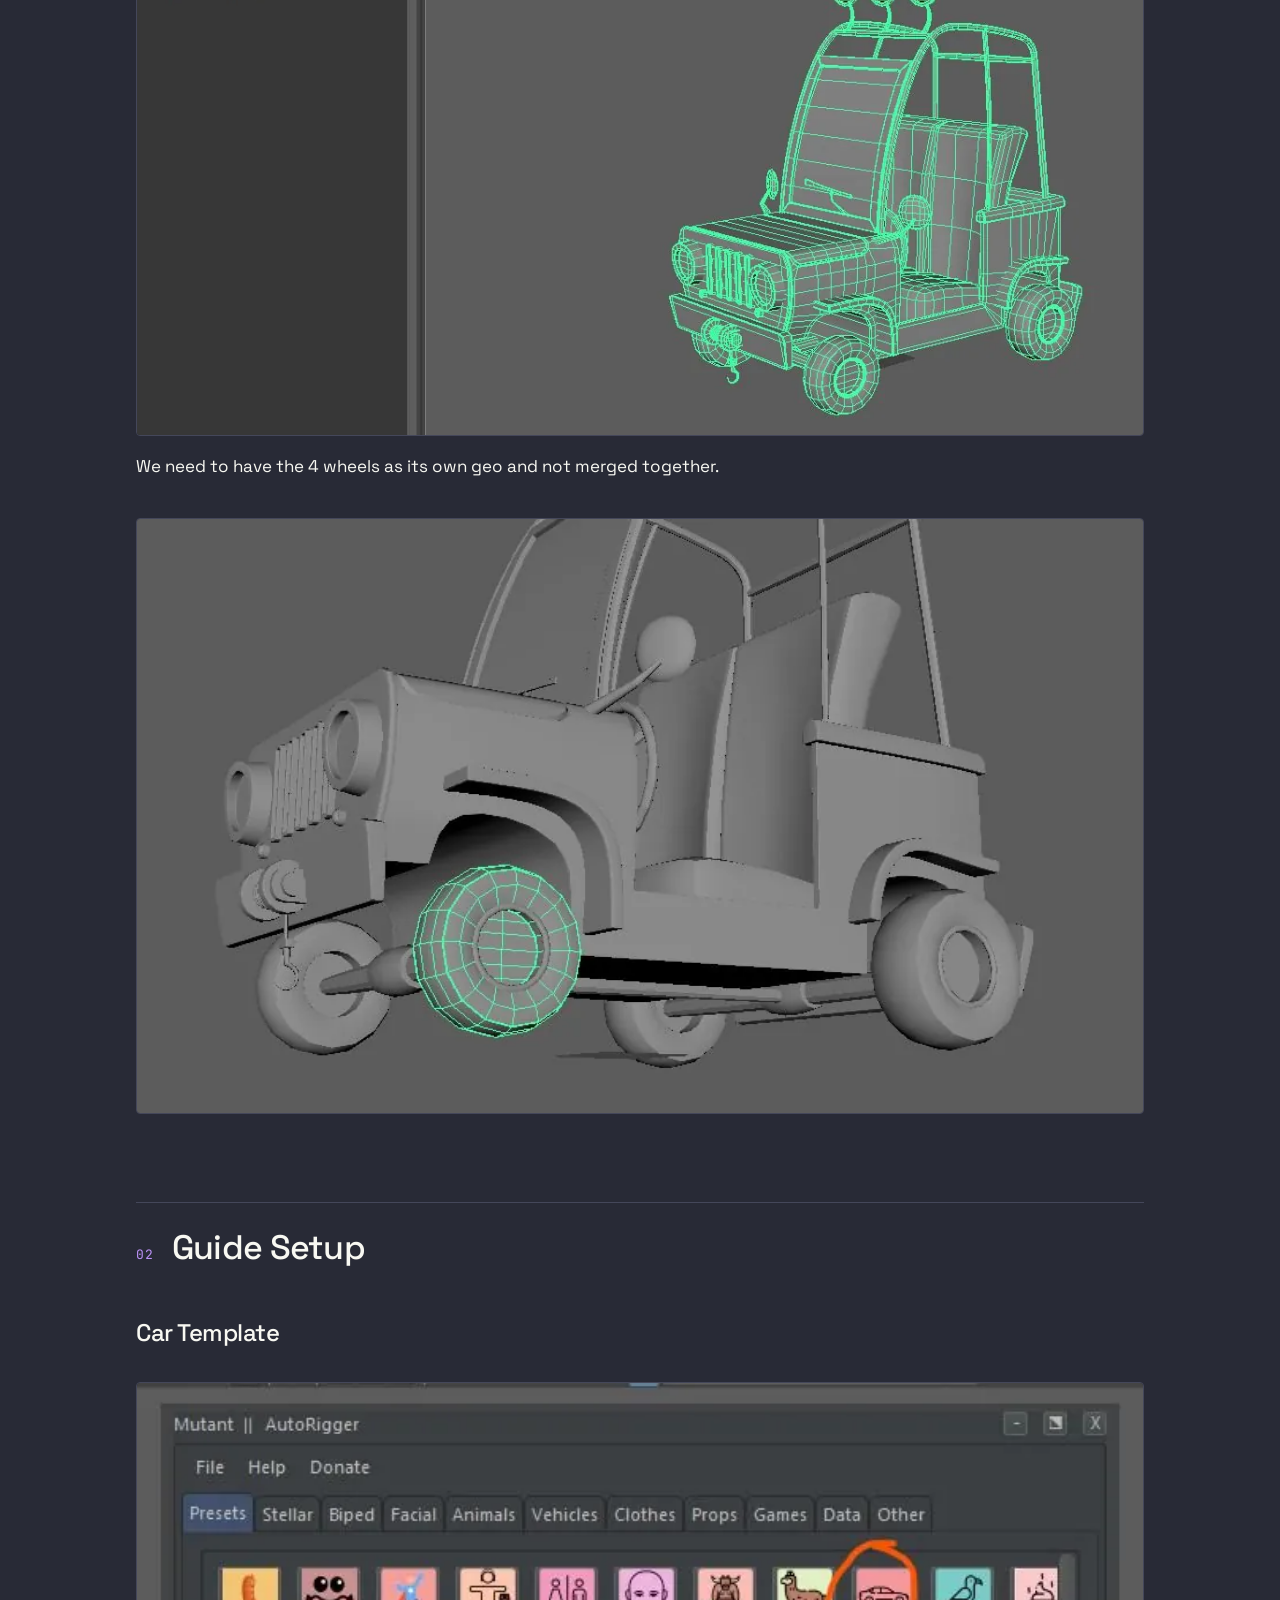
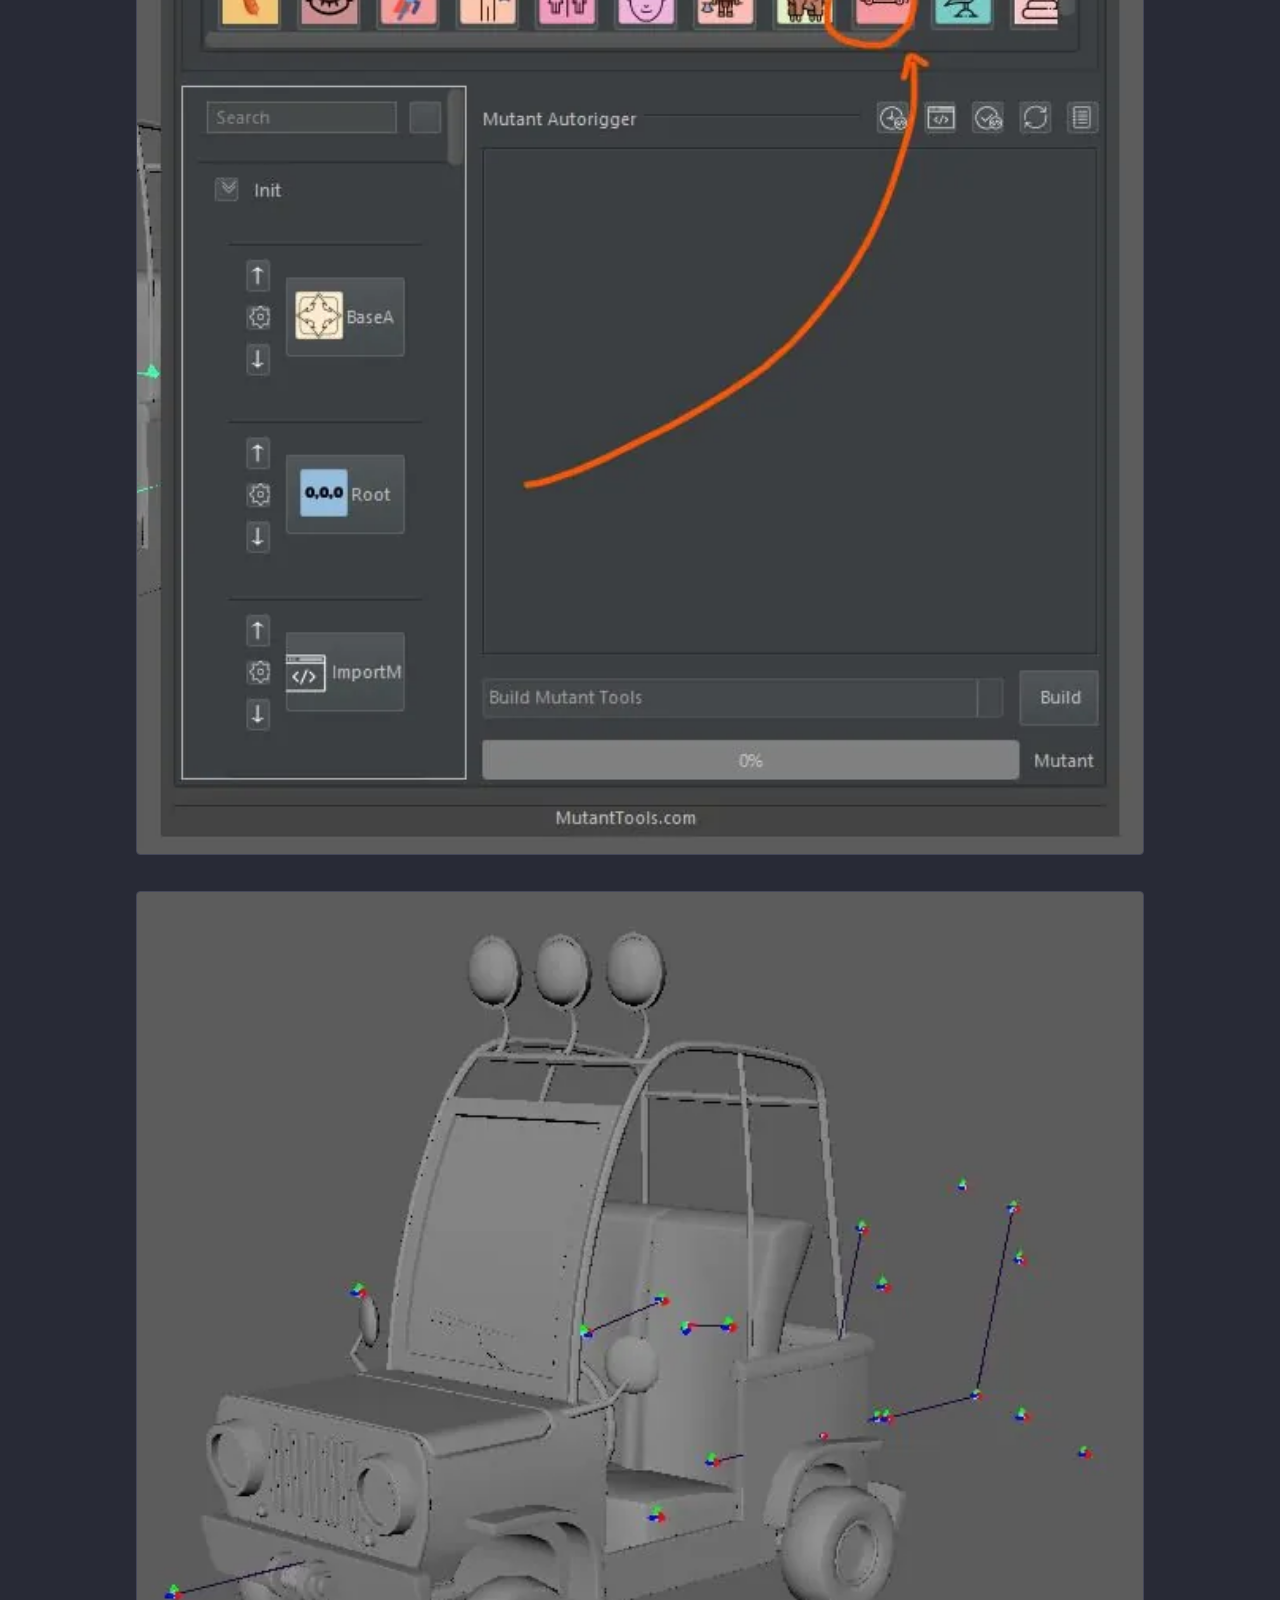
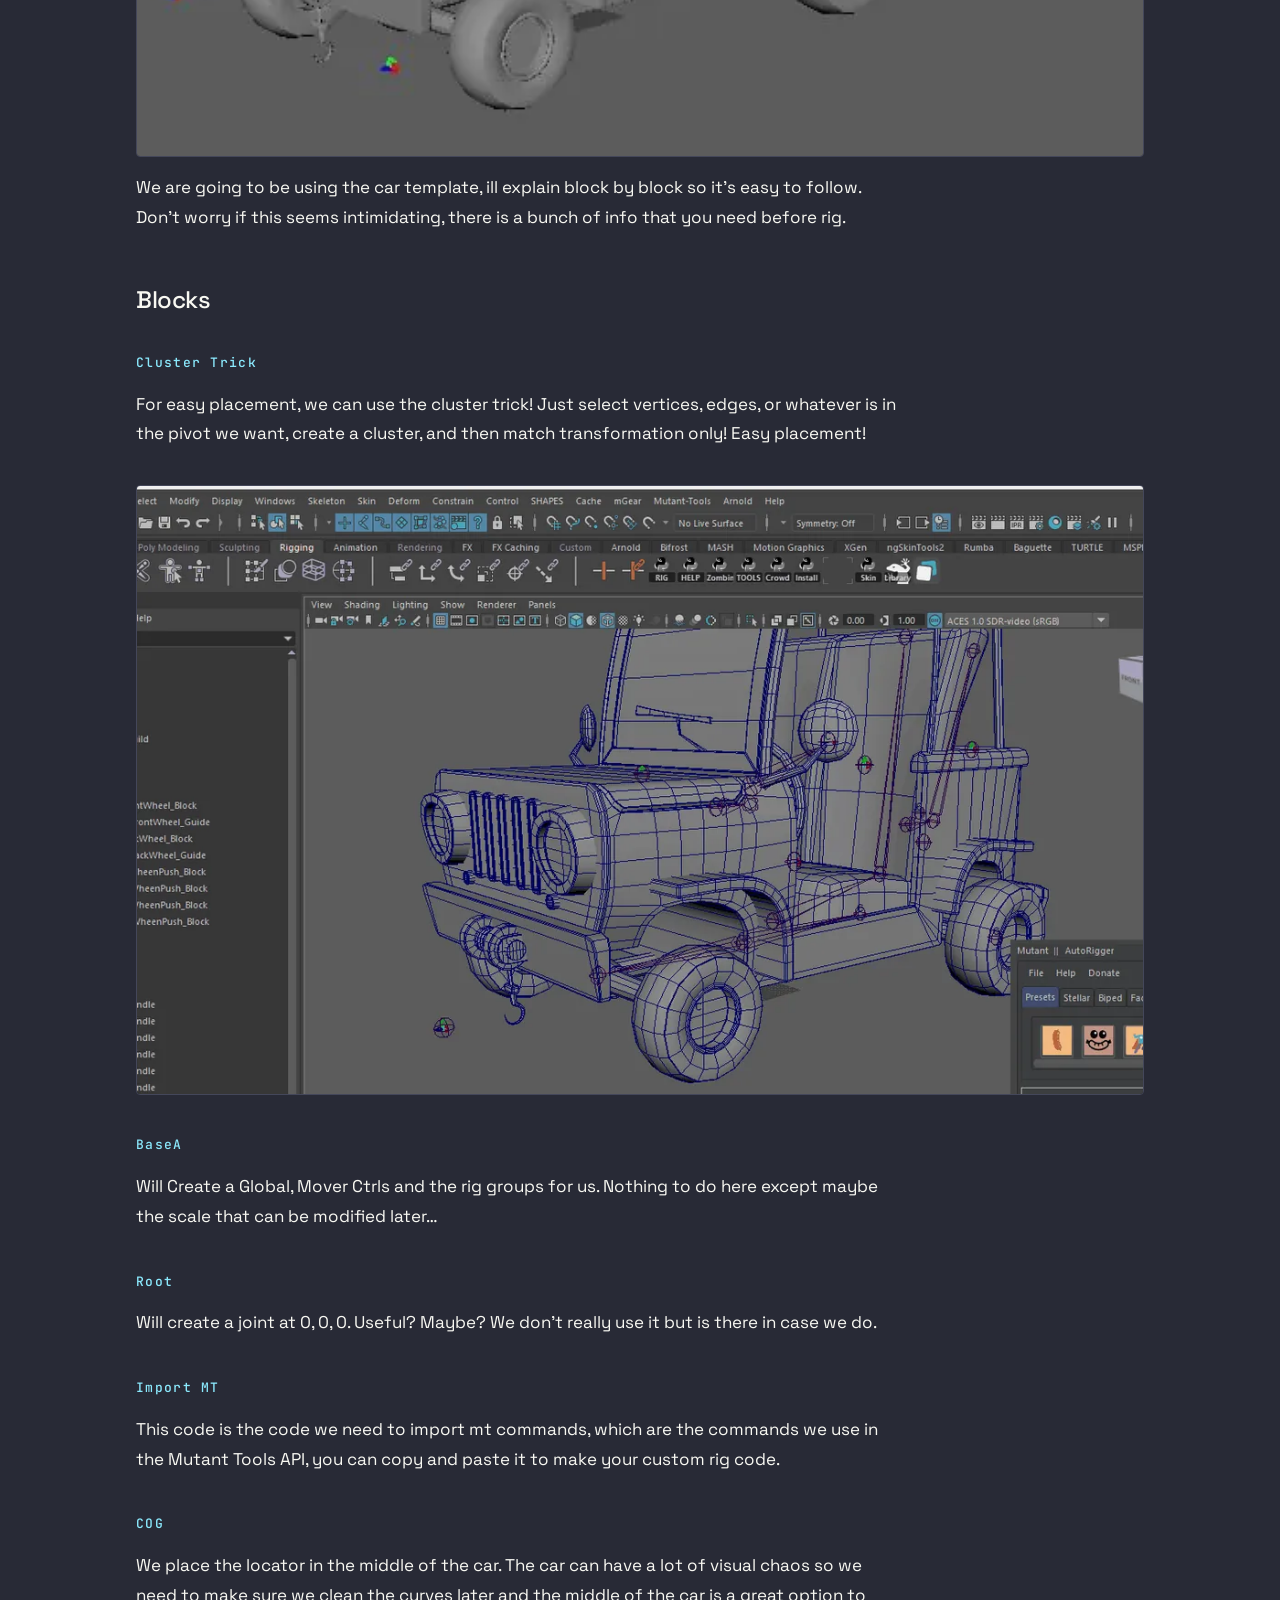
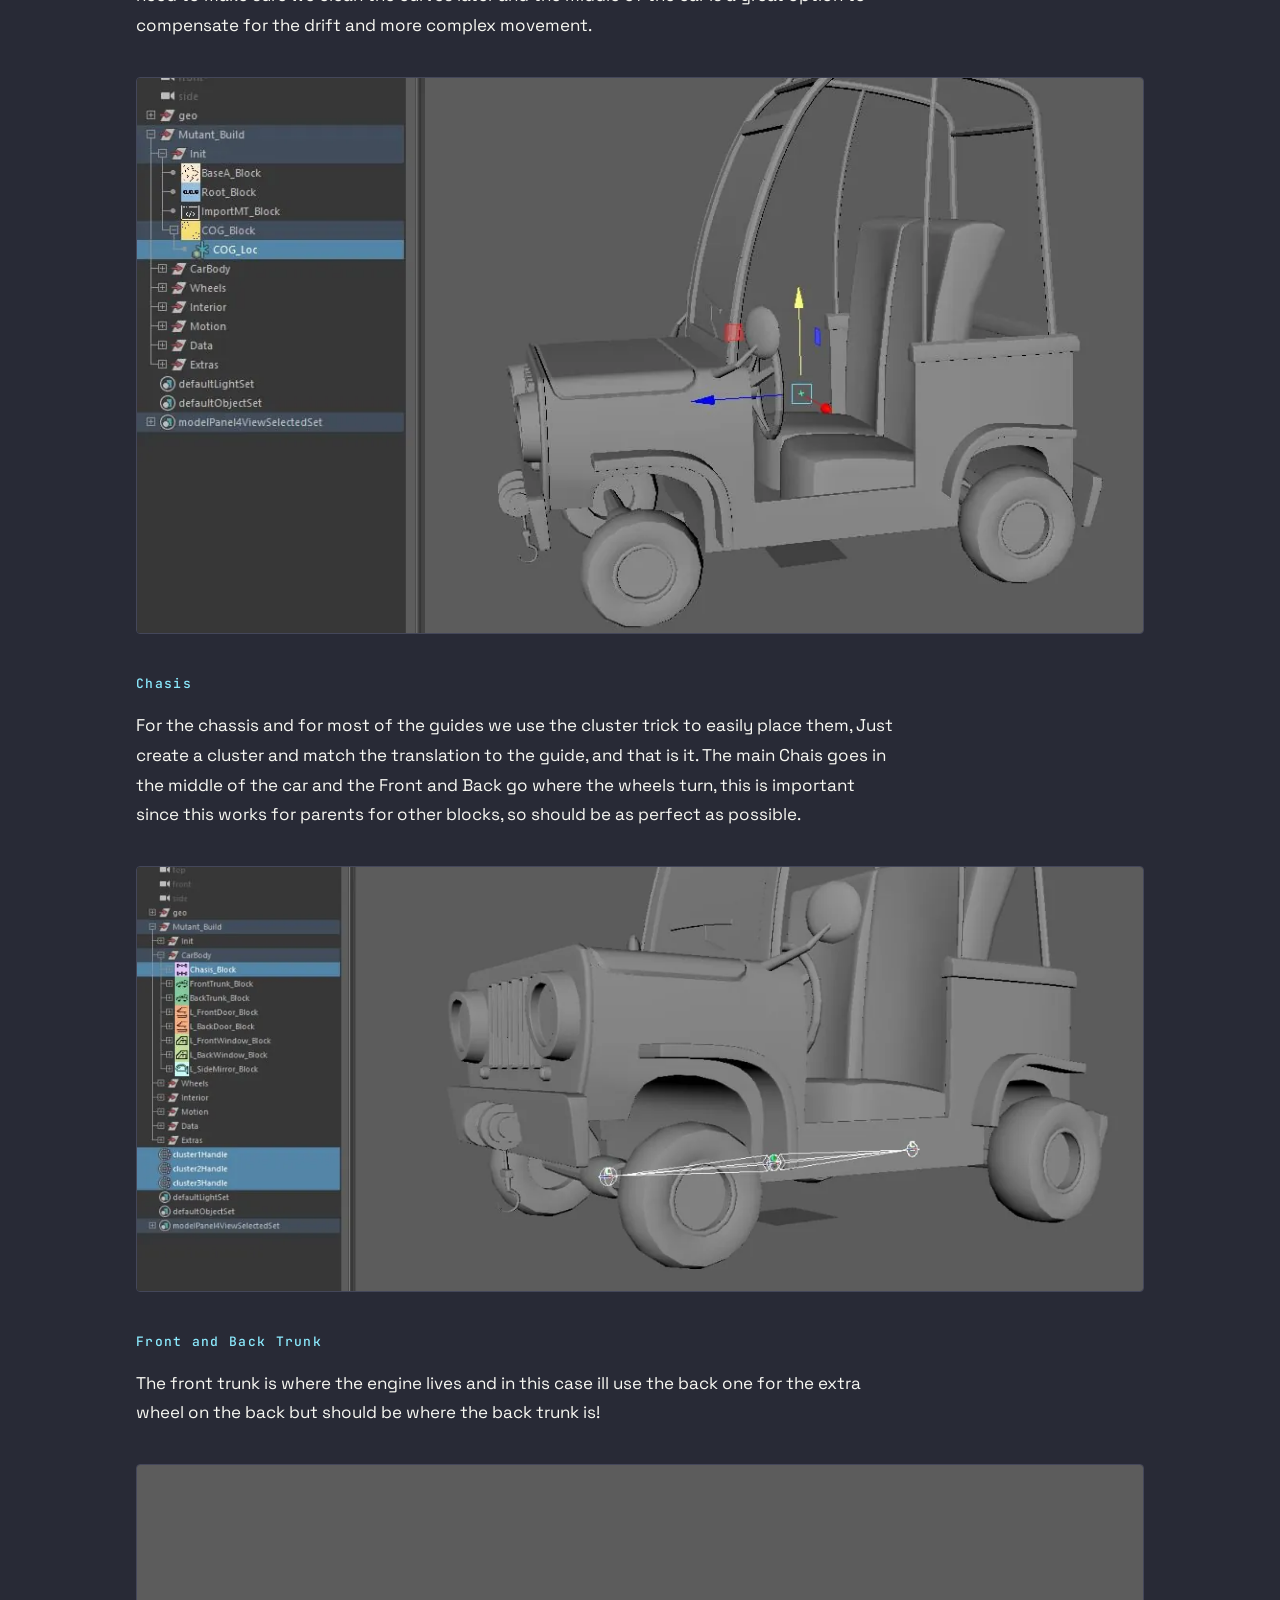
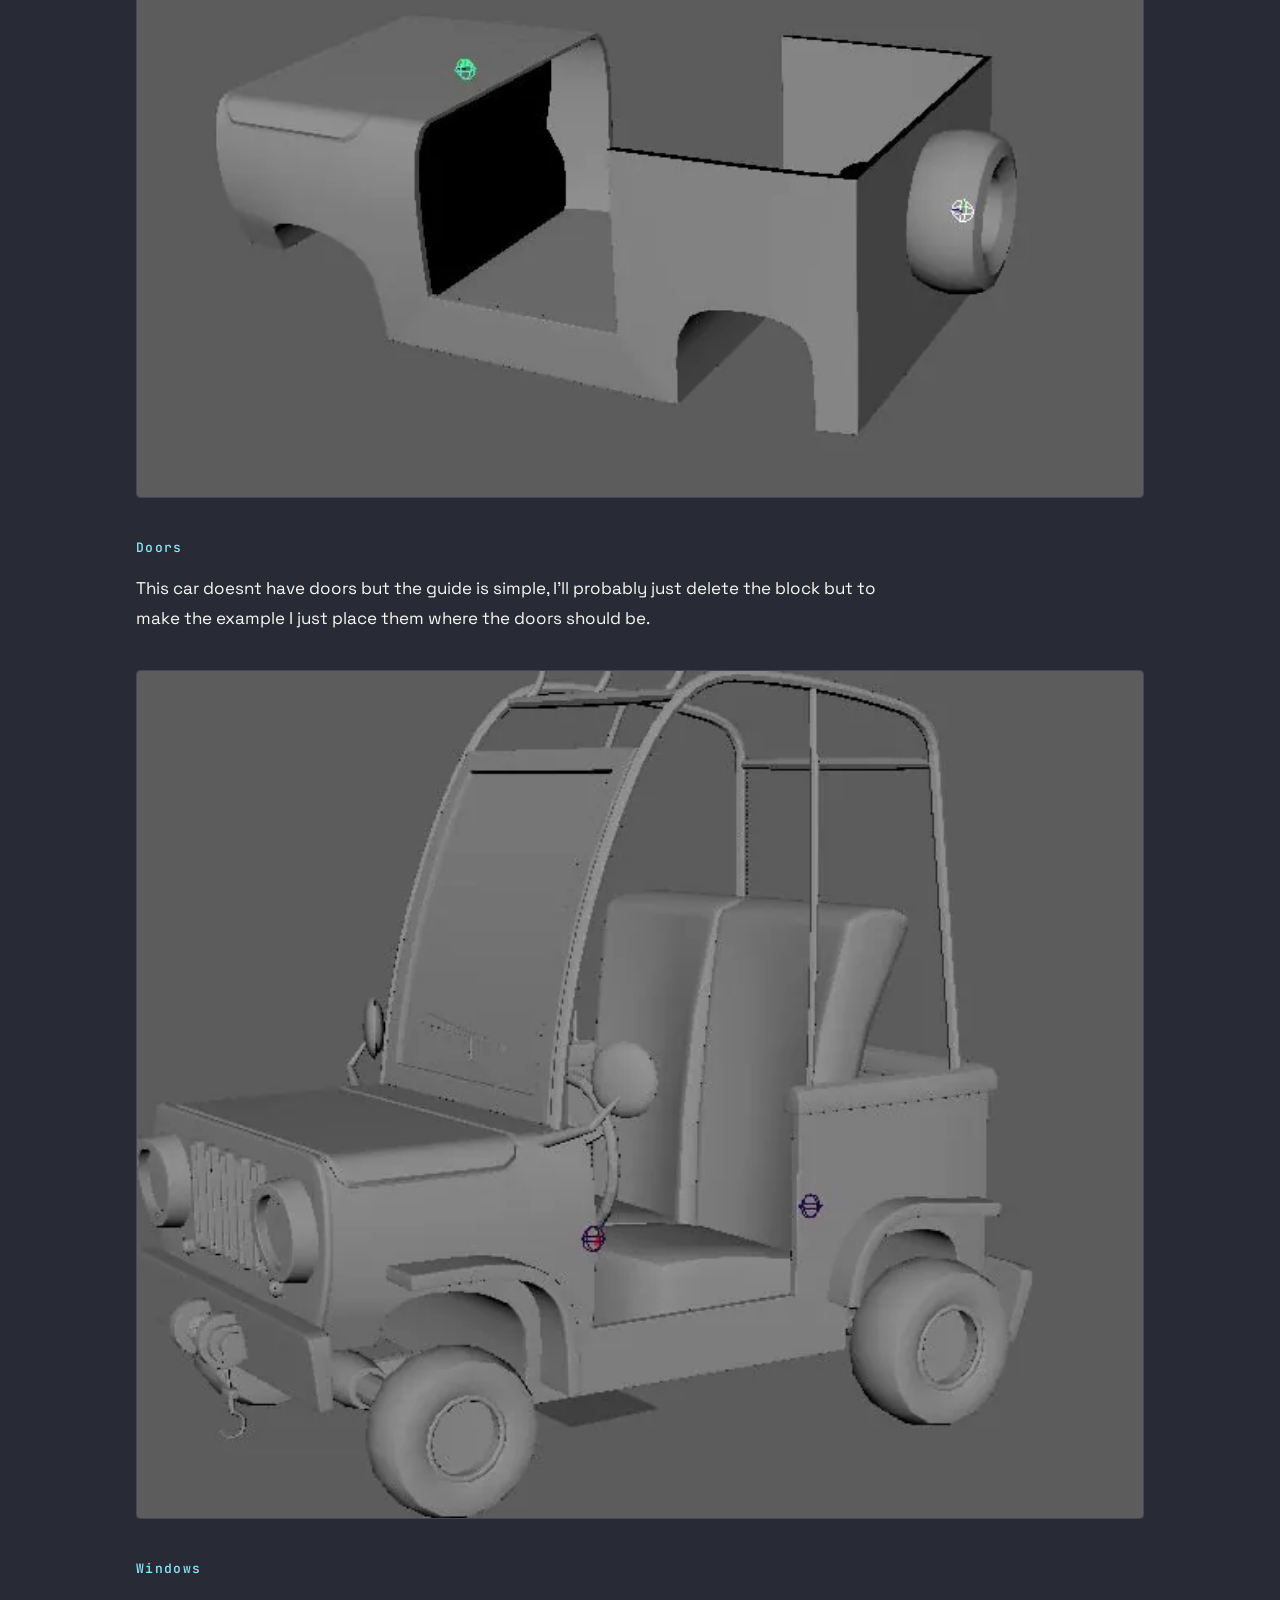
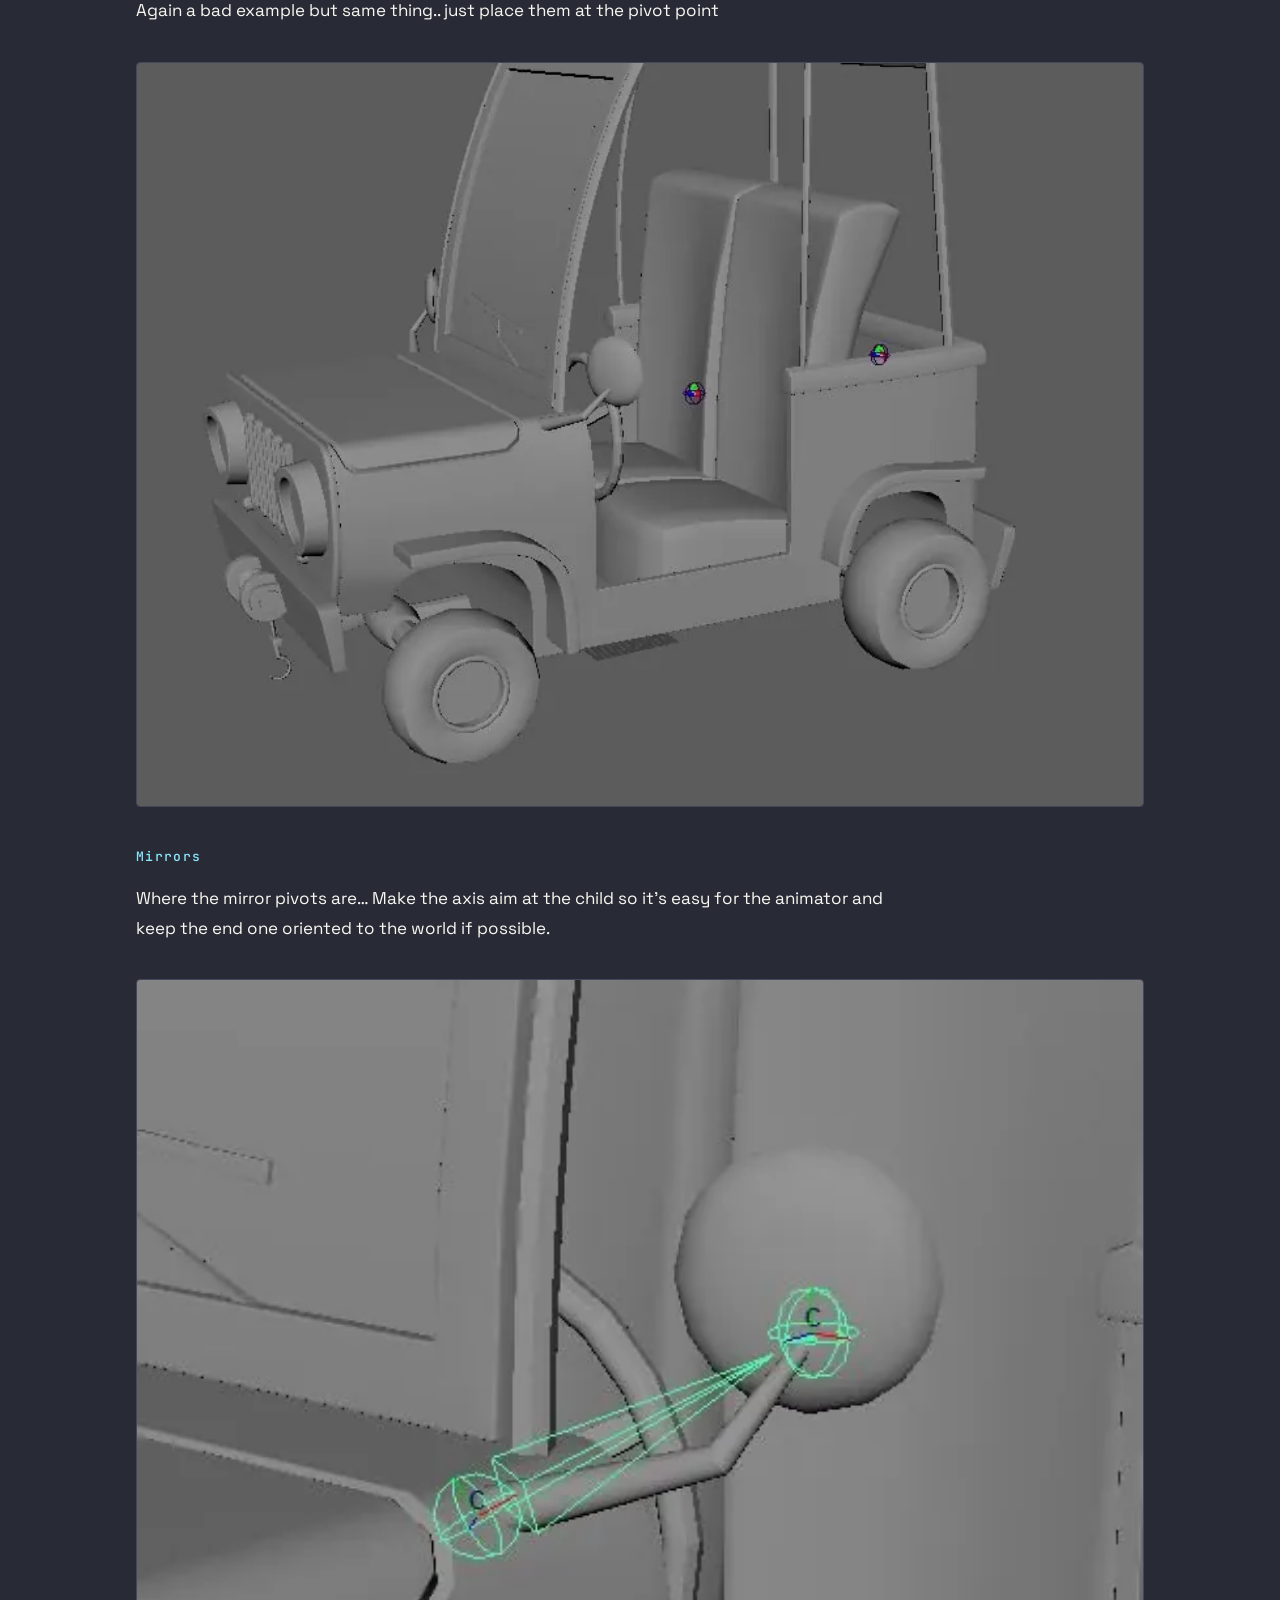
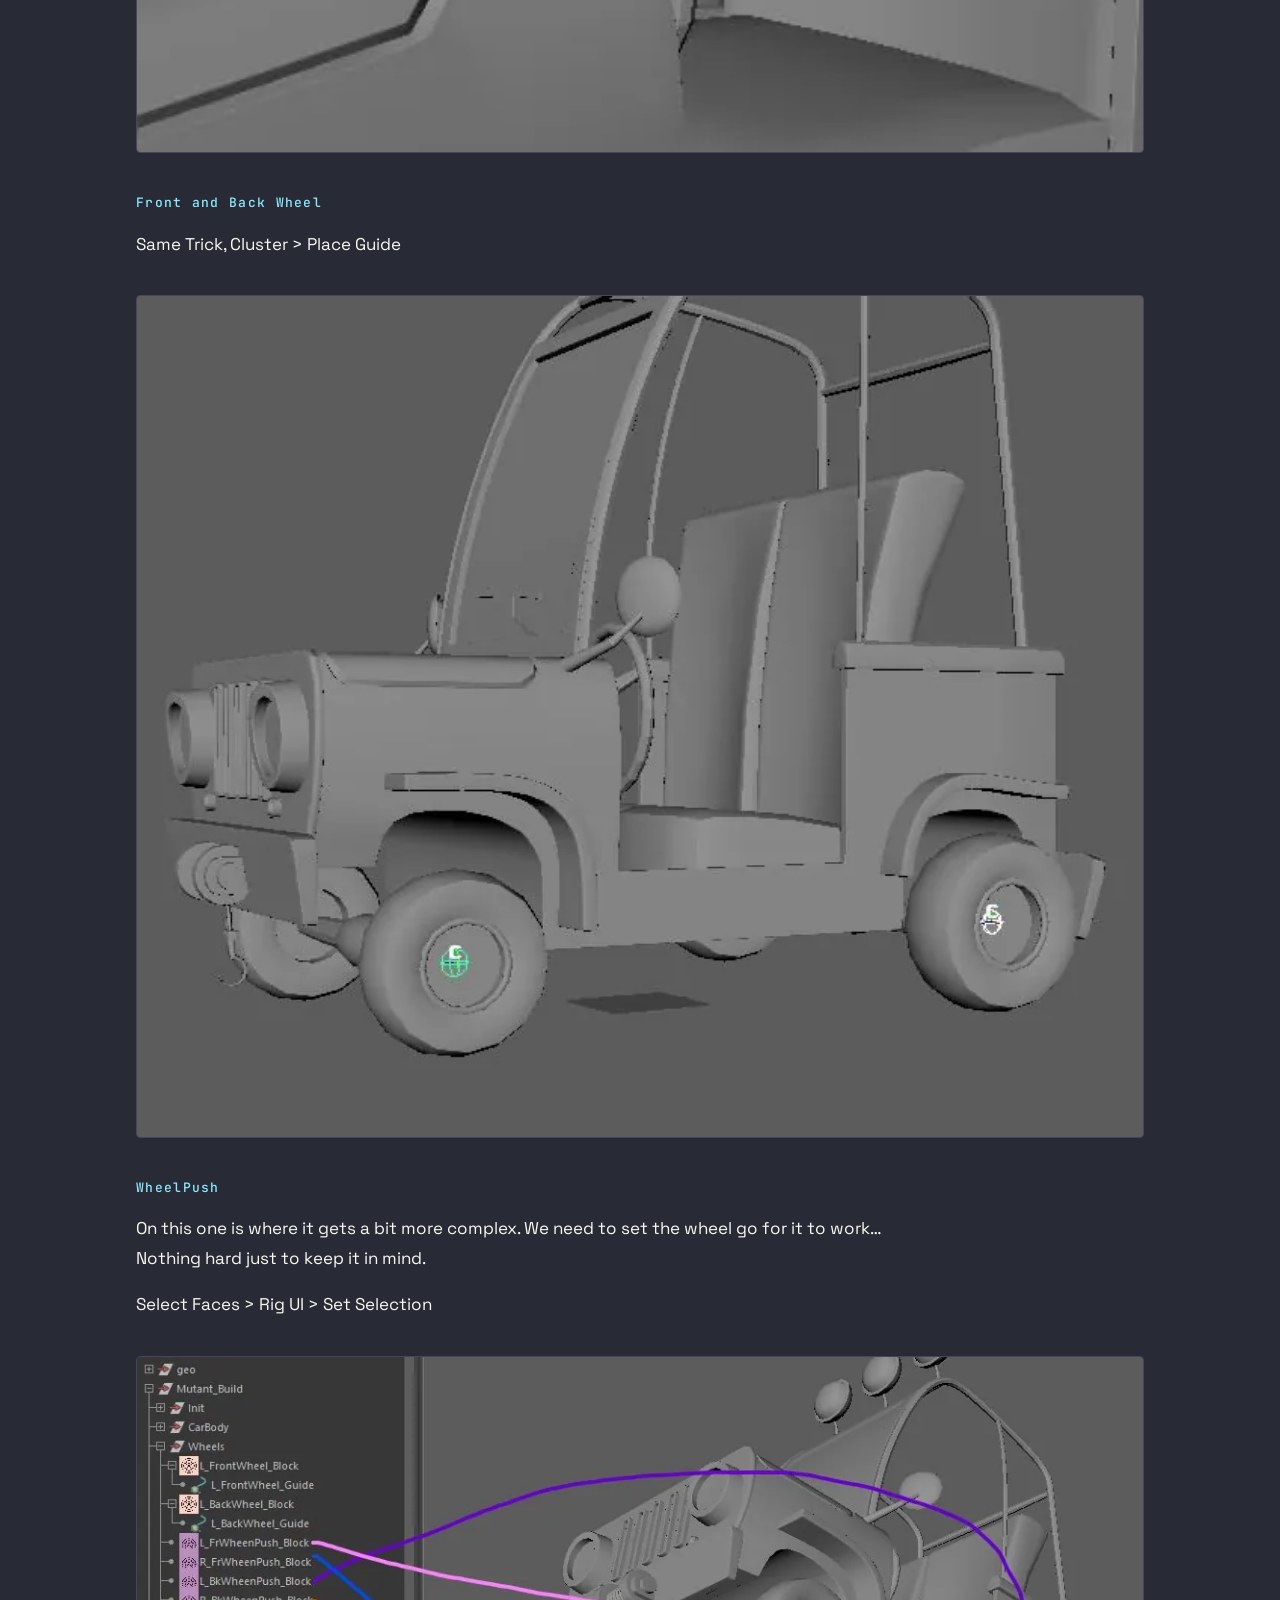
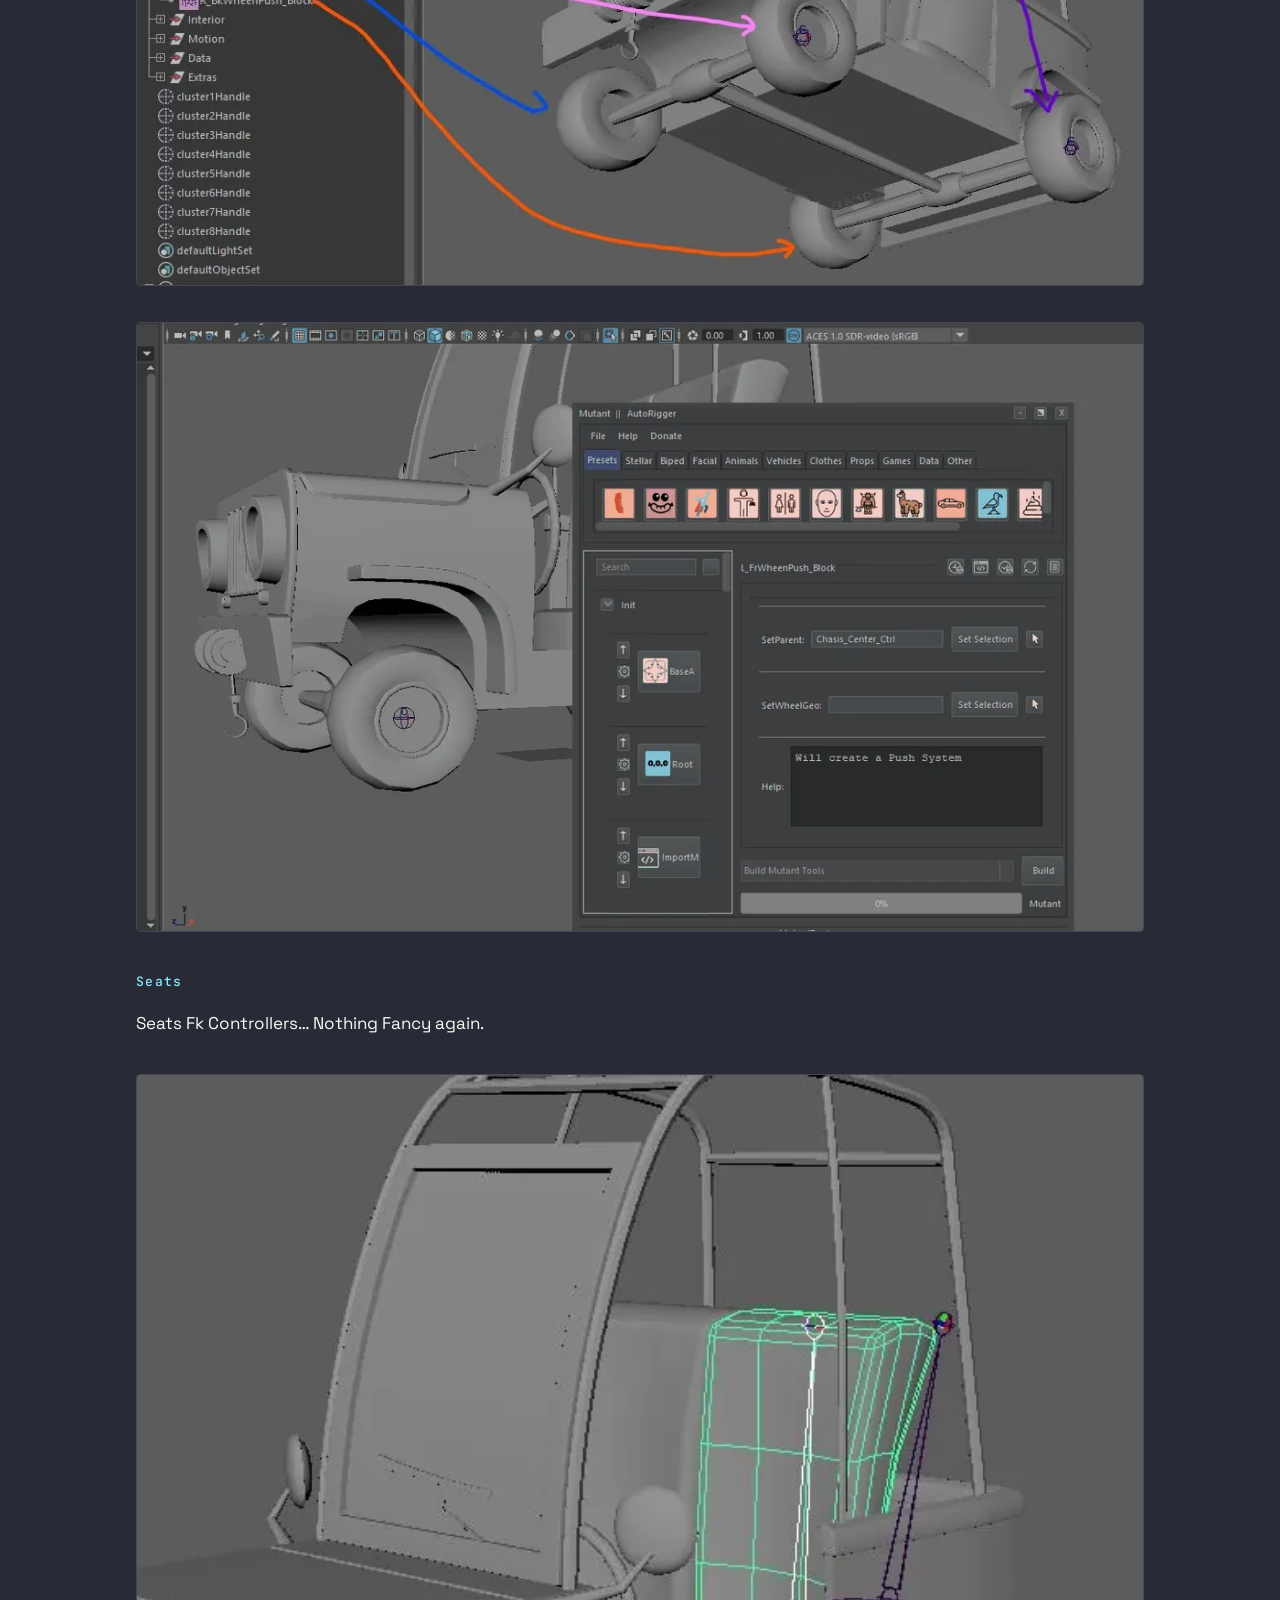
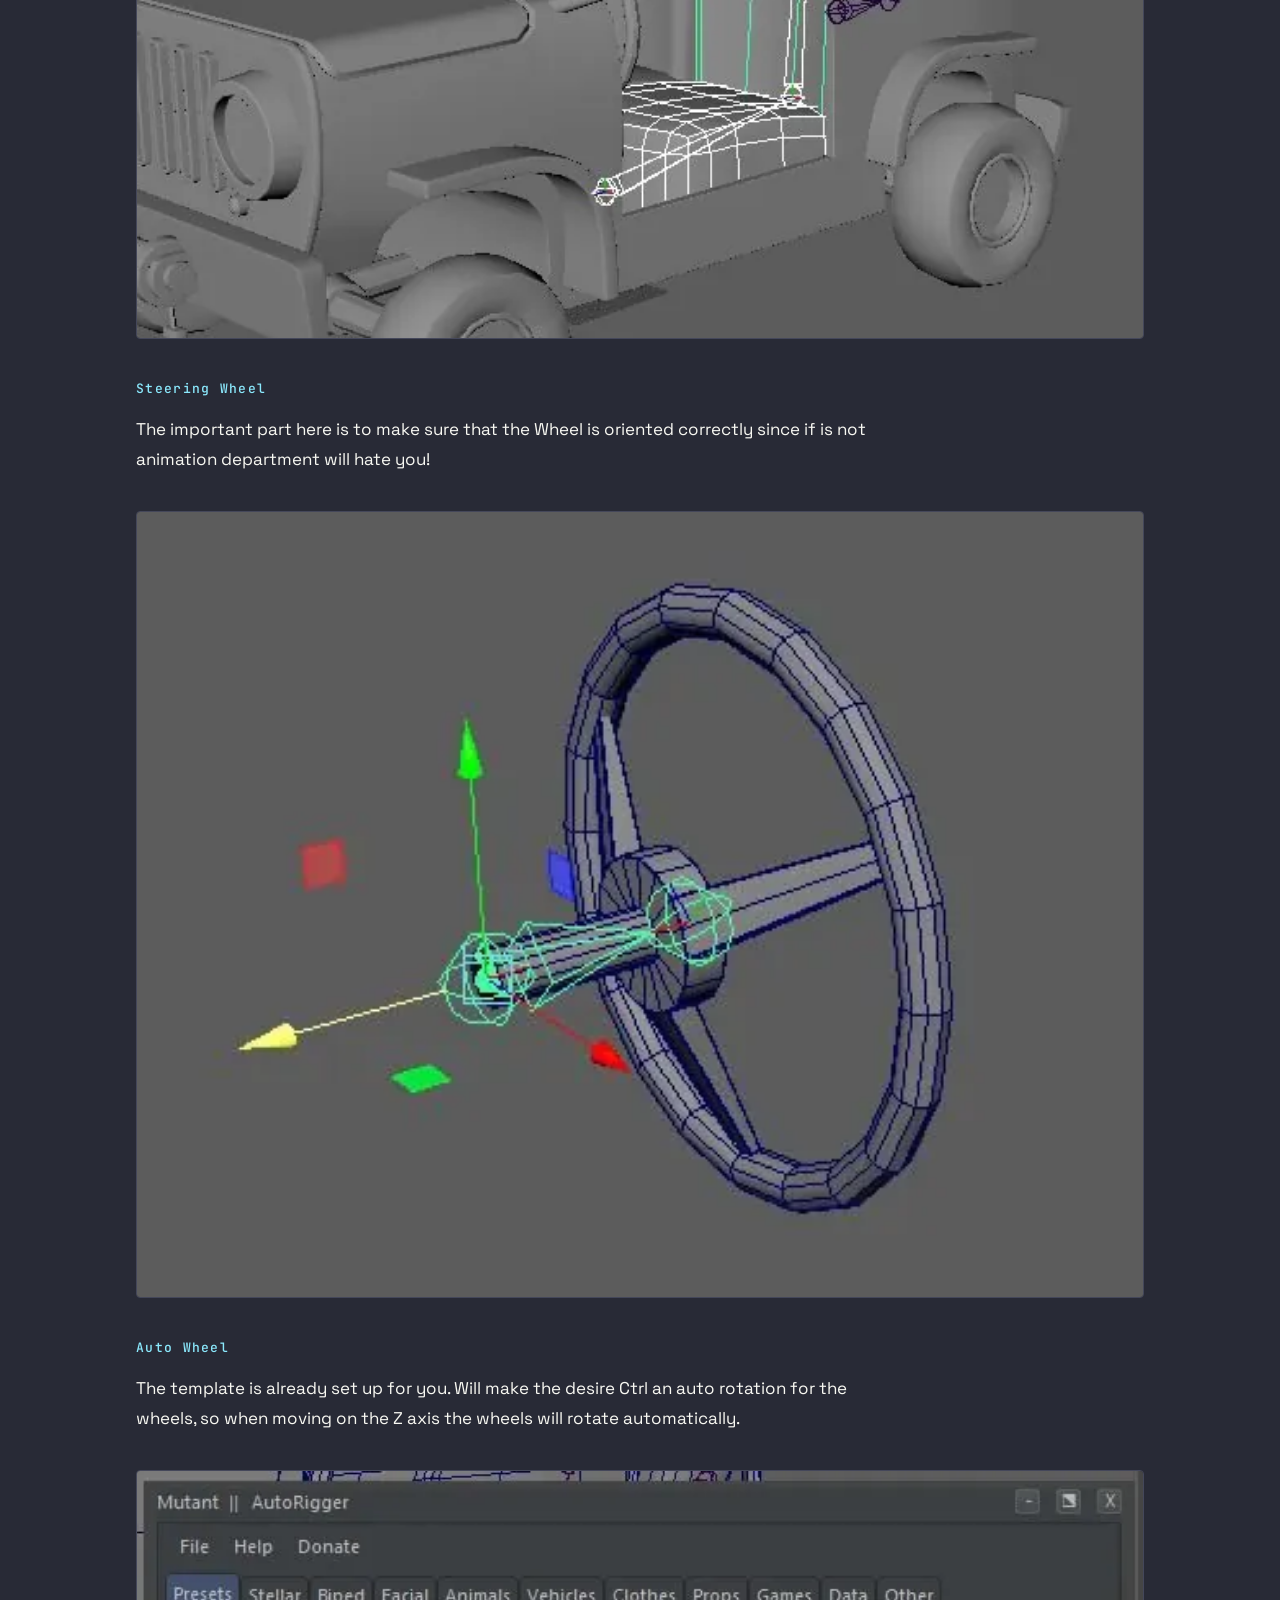
<file: how-to-rig-a-car/index.html>
<!doctype html>
<html lang="en">
<head>
<meta charset="utf-8">
<meta name="viewport" content="width=device-width, initial-scale=1">
<title>How to Rig a Car in Maya — Chassis, Wheels, Doors | Render de Martes</title>
<meta name="description" content="Rigging a car in Maya block by block: COG placement, chassis, trunks, doors, mirrors, wheels with auto-roll and the cluster trick for fast guide placement.">
<link rel="canonical" href="https://renderdemartes.com/how-to-rig-a-car/">
<meta property="og:type" content="website">
<meta property="og:title" content="How to Rig a Car in Maya — Chassis, Wheels, Doors | Render de Martes">
<meta property="og:description" content="Rigging a car in Maya block by block: COG placement, chassis, trunks, doors, mirrors, wheels with auto-roll and the cluster trick for fast guide placement.">
<meta property="og:url" content="https://renderdemartes.com/how-to-rig-a-car/">
<meta property="og:image" content="https://renderdemartes.com/assets/img/og.jpg">
<meta property="og:image:width" content="1200">
<meta property="og:image:height" content="630">
<meta property="og:image:alt" content="Esteban Rodriguez - technical artist, rigging and Python">
<meta property="og:site_name" content="Render de Martes">
<meta name="twitter:card" content="summary_large_image">
<link rel="icon" href="/assets/img/favicon.ico" sizes="any">
<link rel="icon" href="/assets/img/favicon-32.png" type="image/png" sizes="32x32">
<link rel="apple-touch-icon" href="/assets/img/apple-touch-icon.png">
<link rel="preload" href="/assets/fonts/space-grotesk-700-latin.woff2" as="font" type="font/woff2" crossorigin>
<link rel="preload" href="/assets/fonts/jetbrains-mono-400-latin.woff2" as="font" type="font/woff2" crossorigin>
<link rel="stylesheet" href="/assets/css/fonts.css?v=7f36f3b8">
<link rel="stylesheet" href="/assets/css/site.css?v=8be7aee8">
<script type="application/ld+json">{"@context": "https://schema.org", "@type": "Person", "name": "Esteban Rodriguez", "url": "https://renderdemartes.com/", "jobTitle": "Technical Artist — Rigging & Python", "description": "Character rigger and rigging tools developer. Maya, Unreal, Unity. Creator of Mutant Tools.", "address": {"@type": "PostalAddress", "addressLocality": "Vancouver", "addressRegion": "BC", "addressCountry": "CA"}, "sameAs": ["https://www.linkedin.com/in/esteban-rodriguez-488a68147/", "https://www.youtube.com/@renderdemartes6049", "https://mutanttools.com/"], "knowsAbout": ["Character rigging", "Autodesk Maya", "Unreal Engine", "Python", "Facial rigging", "Pipeline tools"]}</script>
<script type="application/ld+json">{"@context": "https://schema.org", "@type": "HowTo", "name": "How to rig a car", "description": "Rigging a car in Maya block by block: COG placement, chassis, trunks, doors, mirrors, wheels with auto-roll and the cluster trick for fast guide placement.", "url": "https://renderdemartes.com/how-to-rig-a-car/", "author": {"@type": "Person", "name": "Esteban Rodriguez", "url": "https://renderdemartes.com/"}, "step": [{"@type": "HowToStep", "name": "01Model Prep"}, {"@type": "HowToStep", "name": "02Guide Setup"}, {"@type": "HowToStep", "name": "03Build"}, {"@type": "HowToStep", "name": "04Skinning"}, {"@type": "HowToStep", "name": "05Complete"}]}</script>
</head>
<body>
<a class="skip" href="#main">Skip to content</a>

<header class="nav">
  <a class="nav__mark" href="/">
    <img class="nav__logo" src="/assets/img/logo-mark.webp" srcset="/assets/img/logo-mark@2x.webp 2x" width="66" height="96" alt="" decoding="async">
    <span class="hide-sm">RENDER&nbsp;&nbsp;DE&nbsp;&nbsp;MARTES</span><span class="only-sm">RDM</span>
  </a>
  <nav class="nav__links" aria-label="Sections">
    <a href="/">CV</a>
    <a href="/academic/">ACADEMIC</a>
    <a href="https://mutanttools.com/" target="_blank" rel="noopener"><span class="hide-sm">MUTANT </span>TOOLS <span aria-hidden="true">↗</span></a>
  </nav>
</header>
<main id="main">
  <article class="wf">
    <header class="wf__head">
      <p class="section__kicker">W O R K F L O W &nbsp; · &nbsp; 03 &nbsp; O F &nbsp; 07</p>
      <h1 class="wf__h1">How to rig a car</h1>
      <p class="wf__lede">A simple but complete vehicle rig an animator will actually enjoy: chassis, trunks, doors, mirrors and wheels that roll on their own.</p>
      <ul class="chips"><li>MAYA</li><li>MUTANT TOOLS</li><li>VEHICLE</li></ul>
    </header>

    <div class="wf__body">
      <figure class="wf-media wf-media--video"><video class="wf-video" poster="/assets/img/tut/how-to-rig-a-car/CarRig-3.poster.webp" width="1200" height="687" muted loop playsinline preload="none" data-autoplay aria-label="Rigging clip"><source src="/assets/img/tut/how-to-rig-a-car/CarRig-3.mp4" type="video/mp4"></video></figure>
      <p class="wf-p">On this page, we are going to be learning how to rig a car in Maya. Is a simple but complete rig that the animator would love!</p>
      <p class="wf-p">Model: https://artstn.co/m/grBDO</p>
      <p class="wf-p">Rig Tools: Mutant Tools</p>
      <h2 class="wf-h2"><span class="wf-h2__n">01</span>Model Prep</h2>
      <p class="wf-p">Just put the whole model in a group named: ‘geo’, make it look into the Z+ axis</p>
      <figure class="wf-media"><img src="/assets/img/tut/how-to-rig-a-car/cargeogrp.webp" alt="" loading="lazy" decoding="async"></figure>
      <p class="wf-p">We need to have the 4 wheels as its own geo and not merged together.</p>
      <figure class="wf-media"><img src="/assets/img/tut/how-to-rig-a-car/separatedWheels.webp" alt="" loading="lazy" decoding="async"></figure>
      <h2 class="wf-h2"><span class="wf-h2__n">02</span>Guide Setup</h2>
      <h3 class="wf-h3">Car Template</h3>
      <figure class="wf-media"><img src="/assets/img/tut/how-to-rig-a-car/catTemplate.webp" alt="" loading="lazy" decoding="async"></figure>
      <figure class="wf-media"><img src="/assets/img/tut/how-to-rig-a-car/carguides.webp" alt="" loading="lazy" decoding="async"></figure>
      <p class="wf-p">We are going to be using the car template, ill explain block by block so it’s easy to follow. Don’t worry if this seems intimidating, there is a bunch of info that you need before rig.</p>
      <h3 class="wf-h3">Blocks</h3>
      <h4 class="wf-h4">Cluster Trick</h4>
      <p class="wf-p">For easy placement, we can use the cluster trick! Just select vertices, edges, or whatever is in the pivot we want, create a cluster, and then match transformation only! Easy placement!</p>
      <figure class="wf-media wf-media--video"><video class="wf-video" poster="/assets/img/tut/how-to-rig-a-car/clusterTrik.poster.webp" width="1100" height="665" muted loop playsinline preload="none" data-autoplay aria-label="Rigging clip"><source src="/assets/img/tut/how-to-rig-a-car/clusterTrik.mp4" type="video/mp4"></video></figure>
      <h4 class="wf-h4">BaseA</h4>
      <p class="wf-p">Will Create a Global, Mover Ctrls and the rig groups for us. Nothing to do here except maybe the scale that can be modified later…</p>
      <h4 class="wf-h4">Root</h4>
      <p class="wf-p">Will create a joint at 0, 0, 0. Useful? Maybe? We don’t really use it but is there in case we do.</p>
      <h4 class="wf-h4">Import MT</h4>
      <p class="wf-p">This code is the code we need to import mt commands, which are the commands we use in the Mutant Tools API, you can copy and paste it to make your custom rig code.</p>
      <h4 class="wf-h4">COG</h4>
      <p class="wf-p">We place the locator in the middle of the car. The car can have a lot of visual chaos so we need to make sure we clean the curves later and the middle of the car is a great option to compensate for the drift and more complex movement.</p>
      <figure class="wf-media"><img src="/assets/img/tut/how-to-rig-a-car/carcog.webp" alt="" loading="lazy" decoding="async"></figure>
      <h4 class="wf-h4">Chasis</h4>
      <p class="wf-p">For the chassis and for most of the guides we use the cluster trick to easily place them, Just create a cluster and match the translation to the guide, and that is it. The main Chais goes in the middle of the car and the Front and Back go where the wheels turn, this is important since this works for parents for other blocks, so should be as perfect as possible.</p>
      <figure class="wf-media"><img src="/assets/img/tut/how-to-rig-a-car/chasisGuide.webp" alt="" loading="lazy" decoding="async"></figure>
      <h4 class="wf-h4">Front and Back Trunk</h4>
      <p class="wf-p">The front trunk is where the engine lives and in this case ill use the back one for the extra wheel on the back but should be where the back trunk is!</p>
      <figure class="wf-media"><img src="/assets/img/tut/how-to-rig-a-car/trunks.webp" alt="" loading="lazy" decoding="async"></figure>
      <h4 class="wf-h4">Doors</h4>
      <p class="wf-p">This car doesnt have doors but the guide is simple, I’ll probably just delete the block but to make the example I just place them where the doors should be.</p>
      <figure class="wf-media"><img src="/assets/img/tut/how-to-rig-a-car/carDoors.webp" alt="" loading="lazy" decoding="async"></figure>
      <h4 class="wf-h4">Windows</h4>
      <p class="wf-p">Again a bad example but same thing.. just place them at the pivot point</p>
      <figure class="wf-media"><img src="/assets/img/tut/how-to-rig-a-car/CarWindos.webp" alt="" loading="lazy" decoding="async"></figure>
      <h4 class="wf-h4">Mirrors</h4>
      <p class="wf-p">Where the mirror pivots are… Make the axis aim at the child so it’s easy for the animator and keep the end one oriented to the world if possible.</p>
      <figure class="wf-media"><img src="/assets/img/tut/how-to-rig-a-car/Car-Mirror.webp" alt="" loading="lazy" decoding="async"></figure>
      <h4 class="wf-h4">Front and Back Wheel</h4>
      <p class="wf-p">Same Trick, Cluster &gt; Place Guide</p>
      <figure class="wf-media"><img src="/assets/img/tut/how-to-rig-a-car/wheelsGuide.webp" alt="" loading="lazy" decoding="async"></figure>
      <h4 class="wf-h4">WheelPush</h4>
      <p class="wf-p">On this one is where it gets a bit more complex. We need to set the wheel go for it to work… Nothing hard just to keep it in mind.</p>
      <p class="wf-p">Select Faces &gt; Rig UI &gt; Set Selection</p>
      <figure class="wf-media"><img src="/assets/img/tut/how-to-rig-a-car/wheelsColors.webp" alt="" loading="lazy" decoding="async"></figure>
      <figure class="wf-media wf-media--video"><video class="wf-video" poster="/assets/img/tut/how-to-rig-a-car/setWheelGeo.poster.webp" width="1100" height="665" muted loop playsinline preload="none" data-autoplay aria-label="Rigging clip"><source src="/assets/img/tut/how-to-rig-a-car/setWheelGeo.mp4" type="video/mp4"></video></figure>
      <h4 class="wf-h4">Seats</h4>
      <p class="wf-p">Seats Fk Controllers… Nothing Fancy again.</p>
      <figure class="wf-media"><img src="/assets/img/tut/how-to-rig-a-car/seats.webp" alt="" loading="lazy" decoding="async"></figure>
      <h4 class="wf-h4">Steering Wheel</h4>
      <p class="wf-p">The important part here is to make sure that the Wheel is oriented correctly since if is not animation department will hate you!</p>
      <figure class="wf-media"><img src="/assets/img/tut/how-to-rig-a-car/steeringwheels.webp" alt="" loading="lazy" decoding="async"></figure>
      <h4 class="wf-h4">Auto Wheel</h4>
      <p class="wf-p">The template is already set up for you. Will make the desire Ctrl an auto rotation for the wheels, so when moving on the Z axis the wheels will rotate automatically.</p>
      <figure class="wf-media"><img src="/assets/img/tut/how-to-rig-a-car/autoWheel.webp" alt="" loading="lazy" decoding="async"></figure>
      <h4 class="wf-h4">Drift</h4>
      <p class="wf-p">Drift will create Dynamic Pivots on the Front and Back Chasis controllers, so animators can move the cars from where they need to. Nothing to change here.</p>
      <figure class="wf-media"><img src="/assets/img/tut/how-to-rig-a-car/Drift.webp" alt="" loading="lazy" decoding="async"></figure>
      <h4 class="wf-h4">Load Blocks</h4>
      <p class="wf-p">I don’t use them but they are in the template…</p>
      <h4 class="wf-h4">Unselectable</h4>
      <p class="wf-p">Will make the ‘geo’ group unselectable and create some attributes to overwrite it.</p>
      <h4 class="wf-h4">Dinamic Scales</h4>
      <p class="wf-p">Will create 7 scale Controllers in case you need them</p>
      <h4 class="wf-h4">Code Block</h4>
      <p class="wf-p">If you feel like a hacker you can use them to add custom scripts. This rig is going to be empty.</p>
      <p class="wf-p">You can code with Mel or python and can be as hardcoded as needed…</p>
      <figure class="wf-media"><img src="/assets/img/tut/how-to-rig-a-car/custom.webp" alt="" loading="lazy" decoding="async"></figure>
      <h4 class="wf-h4">Change Colors</h4>
      <p class="wf-p">Will update some colors to match the desired look of some animator friends.</p>
      <p class="wf-p">The format is: ctrl:colorNot all colors are available, Just try the basic ones in case you feel artistic.</p>
      <figure class="wf-media"><img src="/assets/img/tut/how-to-rig-a-car/colors.webp" alt="" loading="lazy" decoding="async"></figure>
      <h2 class="wf-h2"><span class="wf-h2__n">03</span>Build</h2>
      <figure class="wf-media wf-media--video"><video class="wf-video" poster="/assets/img/tut/how-to-rig-a-car/carBuild.poster.webp" width="1100" height="654" muted loop playsinline preload="none" data-autoplay aria-label="Rigging clip"><source src="/assets/img/tut/how-to-rig-a-car/carBuild.mp4" type="video/mp4"></video></figure>
      <h3 class="wf-h3">Mirror Shapes</h3>
      <p class="wf-p">FOr updating the shapes just do it manually but only for the Left side, then you can just go to File &gt; Mirror Ctrls and will mirror them for you</p>
      <figure class="wf-media"><img src="/assets/img/tut/how-to-rig-a-car/carMirrorShapes.webp" alt="" loading="lazy" decoding="async"></figure>
      <figure class="wf-media"><img src="/assets/img/tut/how-to-rig-a-car/CtrlShapesCar.webp" alt="" loading="lazy" decoding="async"></figure>
      <h3 class="wf-h3">Update Shapes</h3>
      <p class="wf-p">Feel free to change any colors or shapes using the Tools UI.</p>
      <figure class="wf-media wf-media--video"><video class="wf-video" poster="/assets/img/tut/how-to-rig-a-car/carShapes.poster.webp" width="1100" height="633" muted loop playsinline preload="none" data-autoplay aria-label="Rigging clip"><source src="/assets/img/tut/how-to-rig-a-car/carShapes.mp4" type="video/mp4"></video></figure>
      <h2 class="wf-h2"><span class="wf-h2__n">04</span>Skinning</h2>
      <p class="wf-p">Skinning is super easy since it’s hard parts only.</p>
      <p class="wf-p">You can find all the bind joints using the ending ‘*_Bnd’ or going to the Bind_Joints_Grp. If you feel overwhelmed by the amount just go from top to bottom on the outliner, always baby steps are the best way to finish something boring.</p>
      <figure class="wf-media"><img src="/assets/img/tut/how-to-rig-a-car/BndjointsCar.webp" alt="" loading="lazy" decoding="async"></figure>
      <h3 class="wf-h3">Wheel Input Order</h3>
      <p class="wf-p">For the wheel push to work, we may need to update the input orders to make the skinning compute first and then the lattice.</p>
      <figure class="wf-media wf-media--video"><video class="wf-video" poster="/assets/img/tut/how-to-rig-a-car/PushWheel.poster.webp" width="1100" height="690" muted loop playsinline preload="none" data-autoplay aria-label="Rigging clip"><source src="/assets/img/tut/how-to-rig-a-car/PushWheel.mp4" type="video/mp4"></video></figure>
      <h2 class="wf-h2"><span class="wf-h2__n">05</span>Complete</h2>
      <p class="wf-p">Go to helpers UI an hit Complete so its cleaner and ready to use!</p>
      <figure class="wf-media wf-media--video"><video class="wf-video" poster="/assets/img/tut/how-to-rig-a-car/CompleteCar.poster.webp" width="1015" height="687" muted loop playsinline preload="none" data-autoplay aria-label="Rigging clip"><source src="/assets/img/tut/how-to-rig-a-car/CompleteCar.mp4" type="video/mp4"></video></figure>
    </div>

    <section class="found found--wf">
      <p class="found__kicker">B U I L T &nbsp; T H I S &nbsp; W A Y &nbsp; F O R &nbsp; Y O U ?</p>
      <h2 class="found__title">I do this on shows, not just on my own time.</h2>
      <p class="found__note">Every workflow on this site is the one I use in production. If you want it applied to your characters instead of read about, that is the job.</p>
      <p class="found__row">
        <a class="btn" href="https://bluetaperigging.com/" target="_blank" rel="noopener">HIRE BLUETAPE RIGGING <span aria-hidden="true">↗</span></a>
        <a class="btn btn--ghost" href="/hire-a-freelance-character-rigger/">RIGGING SERVICES →</a>
      </p>
    </section>

    <nav class="wf-more" aria-label="More workflows">
      <p class="section__kicker">M O R E &nbsp; W O R K F L O W S</p>
      <div class="wf-more__grid"><a class="wf-card" href="/ai-rigging-with-mutant-tools/"><span class="wf-card__title">AI rigging an orc with Mutant Tools</span><span class="wf-card__note">An experiment: an orc rigged 100% by AI</span><span class="wf-card__go">OPEN →</span></a><a class="wf-card" href="/creature-rigging/"><span class="wf-card__title">Creature rigging</span><span class="wf-card__note">Quadruped template, wings, split-geo skinning</span><span class="wf-card__go">OPEN →</span></a><a class="wf-card" href="/face-rig-study/"><span class="wf-card__title">Face rig study</span><span class="wf-card__note">Layered facial systems, region by region</span><span class="wf-card__go">OPEN →</span></a></div>
    </nav>
  </article>
</main>

  <a class="outbound" href="https://mutanttools.com/" target="_blank" rel="noopener">
    <span class="outbound__left">
      <span class="outbound__title">MUTANT TOOLS</span>
      <span class="outbound__note">Modular autorigger for Maya — body, face, quadrupeds, props.</span>
    </span>
    <span class="outbound__go">MUTANTTOOLS.COM <span aria-hidden="true">↗</span></span>
  </a>

<footer class="foot" id="contact">
  <div class="foot__contact">
    <p class="section__kicker">C O N T A C T</p>
    <h2 class="foot__title">Need a rigger?</h2>
    <p class="foot__lead">Freelance work goes through <a href="https://bluetaperigging.com/" target="_blank" rel="noopener">Bluetape Rigging</a>. For anything else, LinkedIn is the fastest way to reach me.</p>
    <p class="foot__btns">
      <a class="btn btn--cyan" href="https://www.linkedin.com/in/esteban-rodriguez-488a68147/" target="_blank" rel="noopener">LINKEDIN PROFILE <span aria-hidden="true">↗</span></a>
      <a class="btn btn--ghost" href="https://bluetaperigging.com/" target="_blank" rel="noopener">BLUETAPE RIGGING <span aria-hidden="true">↗</span></a>
    </p>
  </div>
  <nav class="foot__services" aria-label="Services">
    <p class="foot__colhead">SERVICES</p>
    <a href="/hire-a-freelance-character-rigger/">HIRE A FREELANCE RIGGER</a>
    <a href="/maya-rigging-services/">MAYA RIGGING</a>
    <a href="/unreal-engine-character-rigging/">UNREAL RIGGING</a>
    <a href="/facial-rigging-services/">FACIAL RIGGING</a>
    <a href="/rigging-outsourcing-for-studios/">RIGGING FOR STUDIOS</a>
  </nav>
  <nav class="foot__links" aria-label="Elsewhere">
    <a href="https://www.linkedin.com/in/esteban-rodriguez-488a68147/" target="_blank" rel="noopener">LINKEDIN ↗</a>
    <a href="https://www.youtube.com/@renderdemartes6049/videos" target="_blank" rel="noopener">YOUTUBE ↗</a>
    <a href="https://mutanttools.com/" target="_blank" rel="noopener">MUTANTTOOLS.COM ↗</a>
    <a href="/academic/">ACADEMIC</a>
    <a href="/creature-rigging/">WORKFLOWS</a>
  </nav>
  <p class="foot__fine">© 2026 Esteban Rodriguez · Costa Rica, working remotely worldwide · built with Claude — who has time to build a website while building rigs?</p>
</footer>

<script src="/assets/js/site.js?v=4e685639" defer></script>
</body>
</html>
</file>
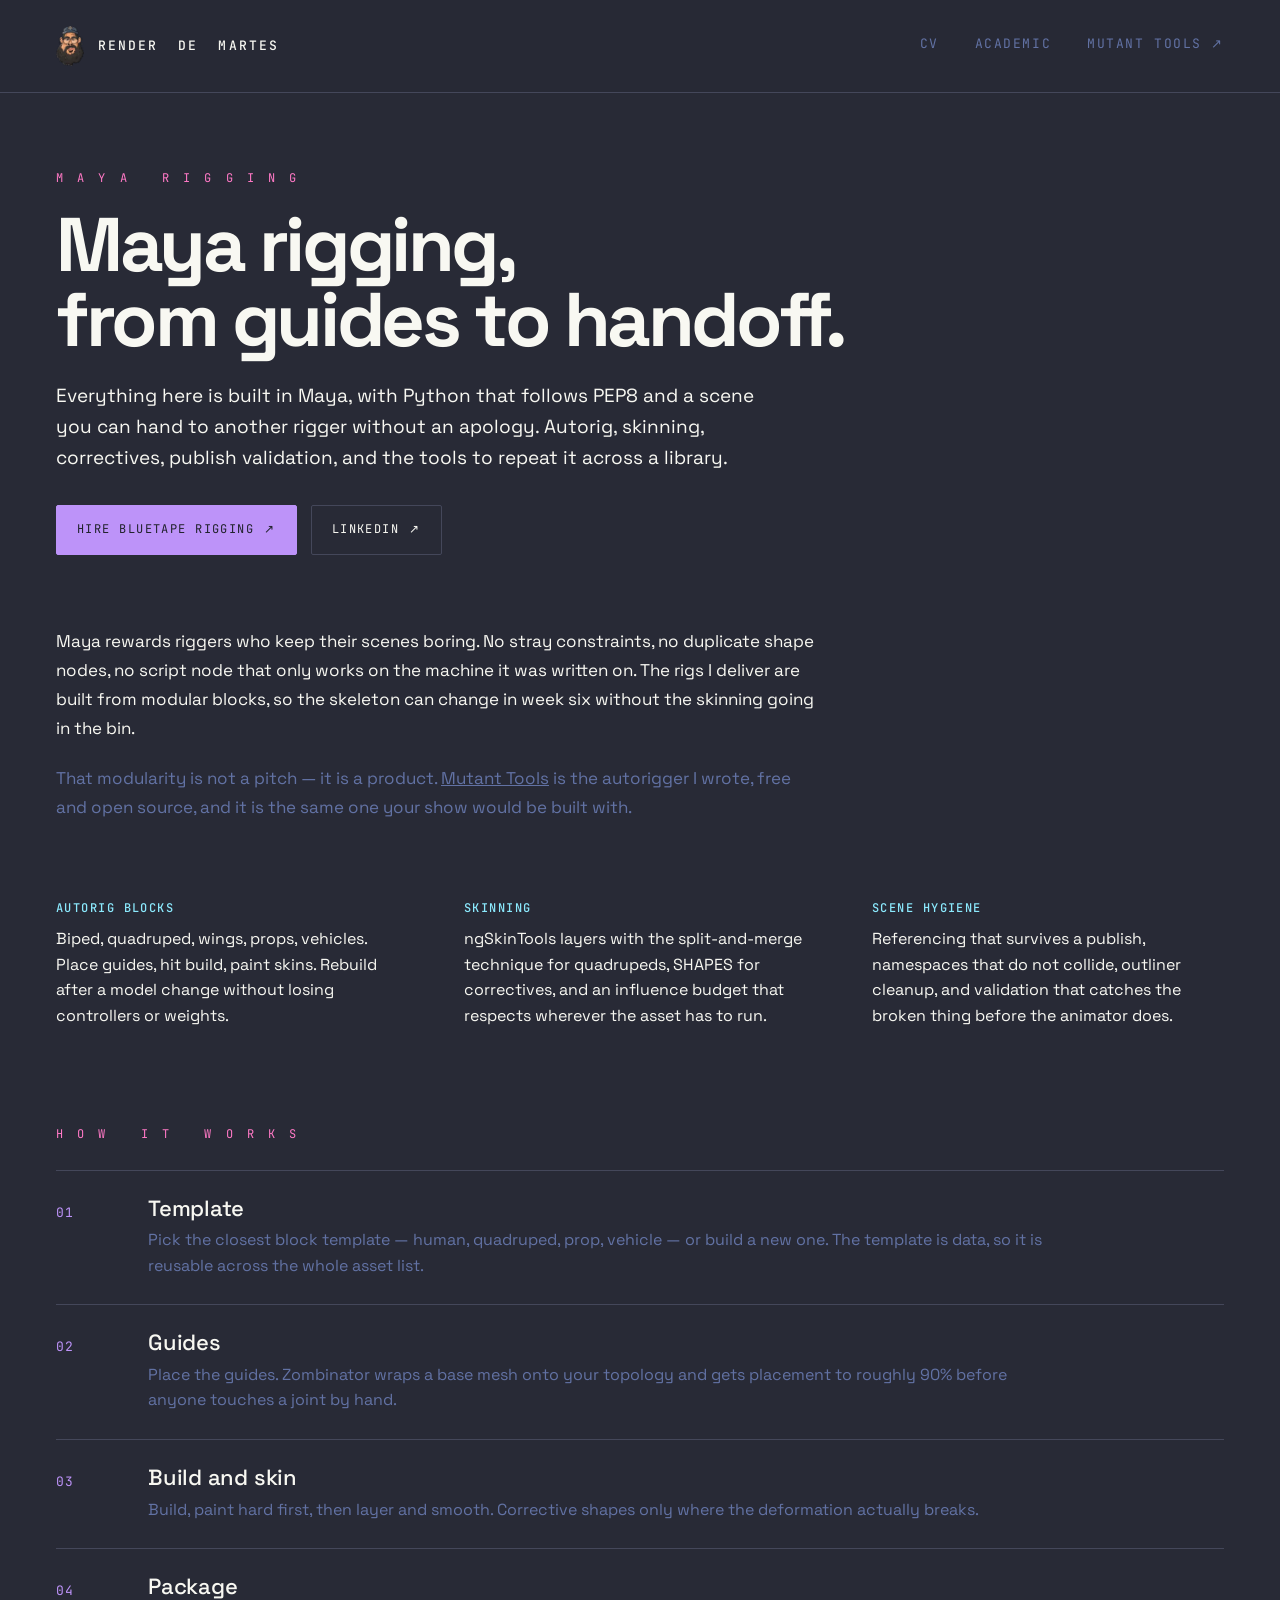
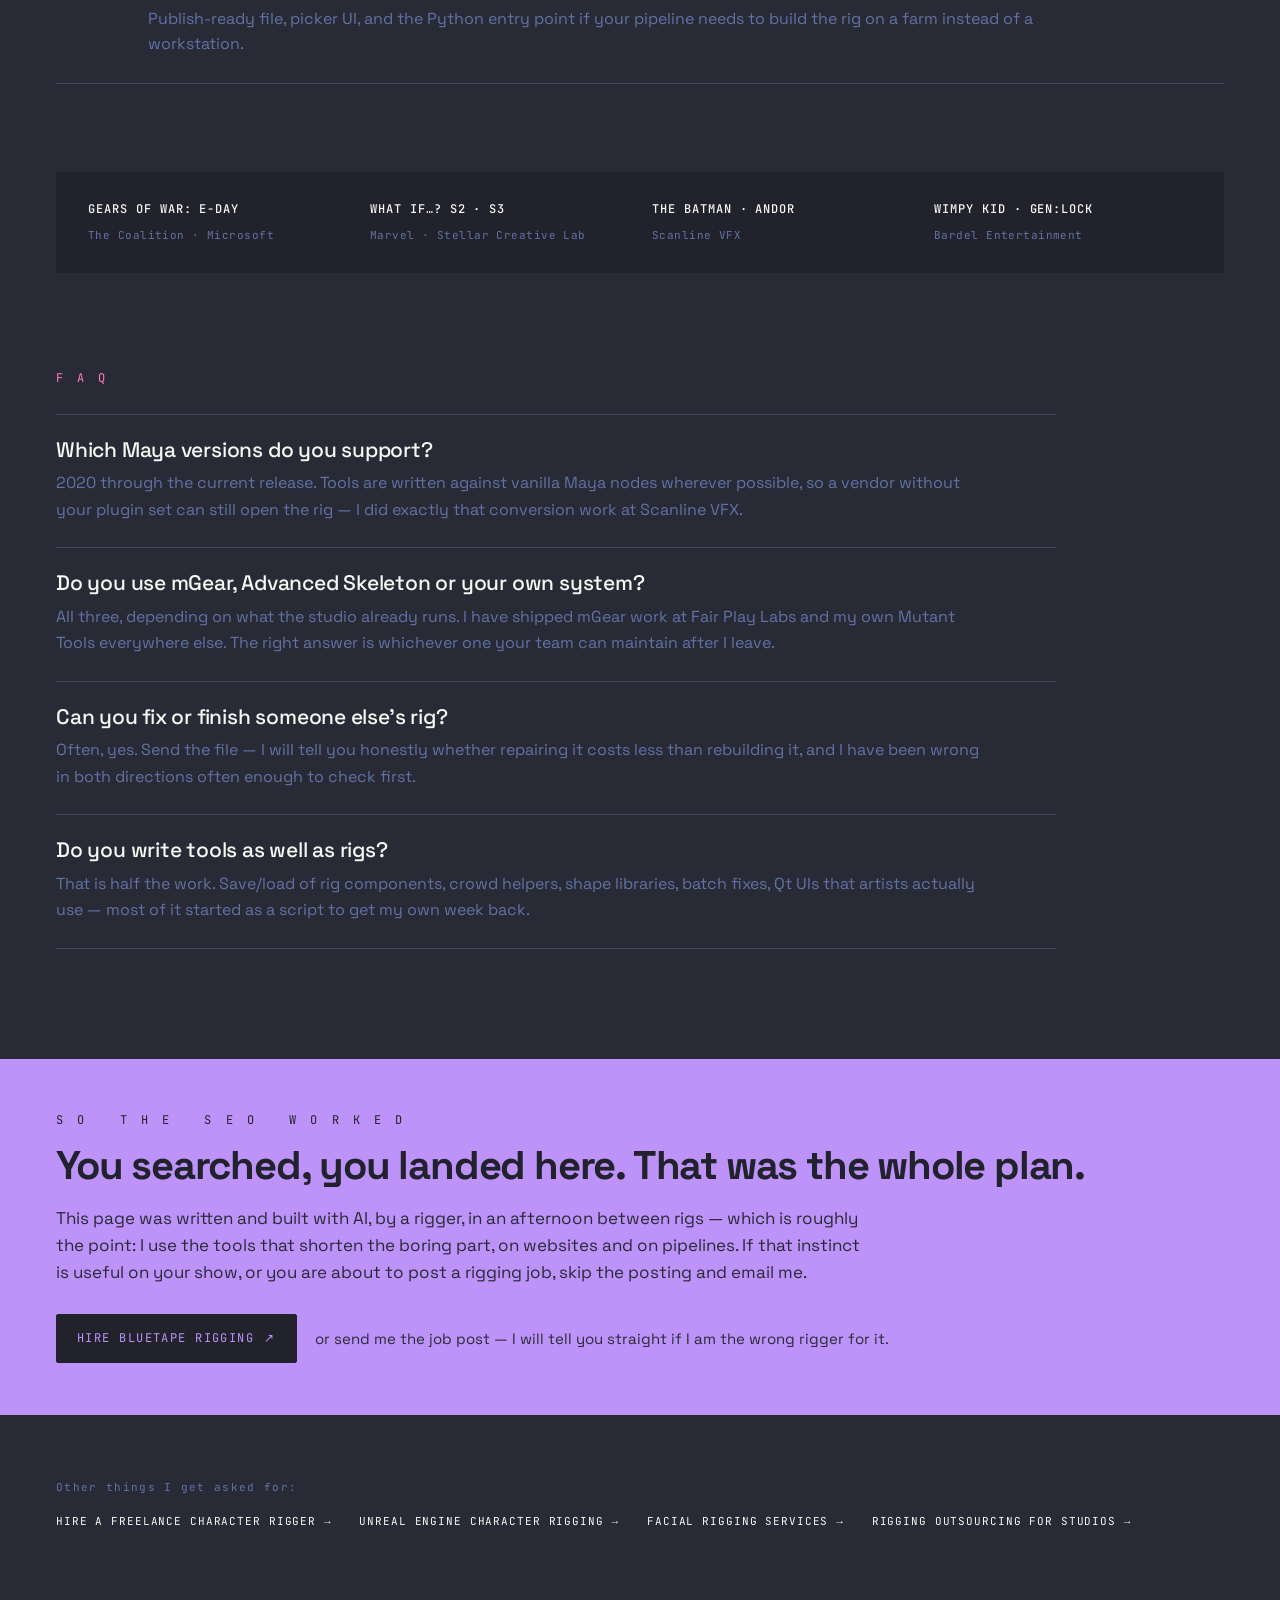
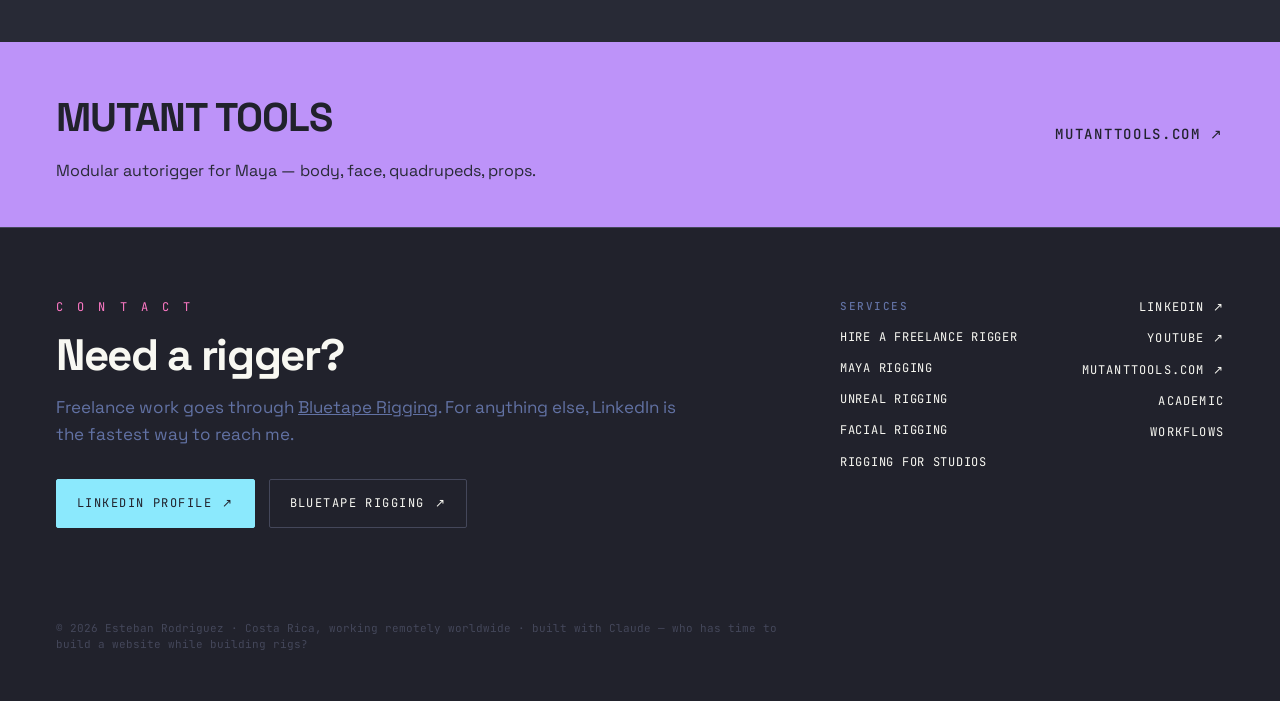
<file: maya-rigging-services/index.html>
<!doctype html>
<html lang="en">
<head>
<meta charset="utf-8">
<meta name="viewport" content="width=device-width, initial-scale=1">
<title>Maya Rigging Services — Autorig, Skinning, Tools | Render de Martes</title>
<meta name="description" content="Maya character rigging: modular autorig, ngSkinTools skinning, SHAPES correctives, Python and PySide tooling. Freelance rigger with film, series and AAA game credits.">
<link rel="canonical" href="https://renderdemartes.com/maya-rigging-services/">
<meta property="og:type" content="website">
<meta property="og:title" content="Maya Rigging Services — Autorig, Skinning, Tools | Render de Martes">
<meta property="og:description" content="Maya character rigging: modular autorig, ngSkinTools skinning, SHAPES correctives, Python and PySide tooling. Freelance rigger with film, series and AAA game credits.">
<meta property="og:url" content="https://renderdemartes.com/maya-rigging-services/">
<meta property="og:image" content="https://renderdemartes.com/assets/img/og.jpg">
<meta property="og:image:width" content="1200">
<meta property="og:image:height" content="630">
<meta property="og:image:alt" content="Esteban Rodriguez - technical artist, rigging and Python">
<meta property="og:site_name" content="Render de Martes">
<meta name="twitter:card" content="summary_large_image">
<link rel="icon" href="/assets/img/favicon.ico" sizes="any">
<link rel="icon" href="/assets/img/favicon-32.png" type="image/png" sizes="32x32">
<link rel="apple-touch-icon" href="/assets/img/apple-touch-icon.png">
<link rel="preload" href="/assets/fonts/space-grotesk-700-latin.woff2" as="font" type="font/woff2" crossorigin>
<link rel="preload" href="/assets/fonts/jetbrains-mono-400-latin.woff2" as="font" type="font/woff2" crossorigin>
<link rel="stylesheet" href="/assets/css/fonts.css?v=7f36f3b8">
<link rel="stylesheet" href="/assets/css/site.css?v=8be7aee8">
<script type="application/ld+json">{"@context": "https://schema.org", "@type": "Person", "name": "Esteban Rodriguez", "url": "https://renderdemartes.com/", "jobTitle": "Technical Artist — Rigging & Python", "description": "Character rigger and rigging tools developer. Maya, Unreal, Unity. Creator of Mutant Tools.", "address": {"@type": "PostalAddress", "addressLocality": "Vancouver", "addressRegion": "BC", "addressCountry": "CA"}, "sameAs": ["https://www.linkedin.com/in/esteban-rodriguez-488a68147/", "https://www.youtube.com/@renderdemartes6049", "https://mutanttools.com/"], "knowsAbout": ["Character rigging", "Autodesk Maya", "Unreal Engine", "Python", "Facial rigging", "Pipeline tools"]}</script>
<script type="application/ld+json">{"@context": "https://schema.org", "@type": "Service", "name": "Maya Rigging Services", "serviceType": "Character rigging", "provider": {"@type": "Person", "name": "Esteban Rodriguez", "url": "https://renderdemartes.com/", "sameAs": ["https://www.linkedin.com/in/esteban-rodriguez-488a68147/"]}, "areaServed": "Worldwide", "url": "https://renderdemartes.com/maya-rigging-services/", "description": "Maya character rigging: modular autorig, ngSkinTools skinning, SHAPES correctives, Python and PySide tooling. Freelance rigger with film, series and AAA game credits."}</script>
<script type="application/ld+json">{"@context": "https://schema.org", "@type": "FAQPage", "mainEntity": [{"@type": "Question", "name": "Which Maya versions do you support?", "acceptedAnswer": {"@type": "Answer", "text": "2020 through the current release. Tools are written against vanilla Maya nodes wherever possible, so a vendor without your plugin set can still open the rig — I did exactly that conversion work at Scanline VFX."}}, {"@type": "Question", "name": "Do you use mGear, Advanced Skeleton or your own system?", "acceptedAnswer": {"@type": "Answer", "text": "All three, depending on what the studio already runs. I have shipped mGear work at Fair Play Labs and my own Mutant Tools everywhere else. The right answer is whichever one your team can maintain after I leave."}}, {"@type": "Question", "name": "Can you fix or finish someone else’s rig?", "acceptedAnswer": {"@type": "Answer", "text": "Often, yes. Send the file — I will tell you honestly whether repairing it costs less than rebuilding it, and I have been wrong in both directions often enough to check first."}}, {"@type": "Question", "name": "Do you write tools as well as rigs?", "acceptedAnswer": {"@type": "Answer", "text": "That is half the work. Save/load of rig components, crowd helpers, shape libraries, batch fixes, Qt UIs that artists actually use — most of it started as a script to get my own week back."}}]}</script>
<script type="application/ld+json">{"@context": "https://schema.org", "@type": "BreadcrumbList", "itemListElement": [{"@type": "ListItem", "position": 1, "name": "Render de Martes", "item": "https://renderdemartes.com/"}, {"@type": "ListItem", "position": 2, "name": "Maya Rigging Services", "item": "https://renderdemartes.com/maya-rigging-services/"}]}</script>
</head>
<body>
<a class="skip" href="#main">Skip to content</a>

<header class="nav">
  <a class="nav__mark" href="/">
    <img class="nav__logo" src="/assets/img/logo-mark.webp" srcset="/assets/img/logo-mark@2x.webp 2x" width="66" height="96" alt="" decoding="async">
    <span class="hide-sm">RENDER&nbsp;&nbsp;DE&nbsp;&nbsp;MARTES</span><span class="only-sm">RDM</span>
  </a>
  <nav class="nav__links" aria-label="Sections">
    <a href="/">CV</a>
    <a href="/academic/">ACADEMIC</a>
    <a href="https://mutanttools.com/" target="_blank" rel="noopener"><span class="hide-sm">MUTANT </span>TOOLS <span aria-hidden="true">↗</span></a>
  </nav>
</header>
<main id="main">
  <article class="seo">
    <header class="seo__head">
      <p class="section__kicker">M A Y A &nbsp; R I G G I N G</p>
      <h1 class="seo__h1">Maya rigging,<br>from guides to handoff.</h1>
      <p class="seo__lede">Everything here is built in Maya, with Python that follows PEP8 and a scene you can hand to another rigger without an apology. Autorig, skinning, correctives, publish validation, and the tools to repeat it across a library.</p>
      <p class="seo__cta">
        <a class="btn" href="https://bluetaperigging.com/" target="_blank" rel="noopener">HIRE BLUETAPE RIGGING <span aria-hidden="true">↗</span></a>
        <a class="btn btn--ghost" href="https://www.linkedin.com/in/esteban-rodriguez-488a68147/" target="_blank" rel="noopener">LINKEDIN <span aria-hidden="true">↗</span></a>
      </p>
    </header>

    <div class="prose"><p>Maya rewards riggers who keep their scenes boring. No stray constraints, no duplicate shape nodes, no script node that only works on the machine it was written on. The rigs I deliver are built from modular blocks, so the skeleton can change in week six without the skinning going in the bin.</p><p>That modularity is not a pitch — it is a product. <a href="https://mutanttools.com/maya-auto-rigger/" target="_blank" rel="noopener">Mutant Tools</a> is the autorigger I wrote, free and open source, and it is the same one your show would be built with.</p></div>

    <div class="cols"><div class="col"><h3 class="col__title">AUTORIG BLOCKS</h3><p class="col__note">Biped, quadruped, wings, props, vehicles. Place guides, hit build, paint skins. Rebuild after a model change without losing controllers or weights.</p></div><div class="col"><h3 class="col__title">SKINNING</h3><p class="col__note">ngSkinTools layers with the split-and-merge technique for quadrupeds, SHAPES for correctives, and an influence budget that respects wherever the asset has to run.</p></div><div class="col"><h3 class="col__title">SCENE HYGIENE</h3><p class="col__note">Referencing that survives a publish, namespaces that do not collide, outliner cleanup, and validation that catches the broken thing before the animator does.</p></div></div>

    <section class="steps-wrap">
      <p class="section__kicker">H O W &nbsp; I T &nbsp; W O R K S</p>
      <ol class="steps"><li class="step"><span class="step__n">01</span><div class="step__body"><h3 class="step__title">Template</h3><p class="step__note">Pick the closest block template — human, quadruped, prop, vehicle — or build a new one. The template is data, so it is reusable across the whole asset list.</p></div></li><li class="step"><span class="step__n">02</span><div class="step__body"><h3 class="step__title">Guides</h3><p class="step__note">Place the guides. Zombinator wraps a base mesh onto your topology and gets placement to roughly 90% before anyone touches a joint by hand.</p></div></li><li class="step"><span class="step__n">03</span><div class="step__body"><h3 class="step__title">Build and skin</h3><p class="step__note">Build, paint hard first, then layer and smooth. Corrective shapes only where the deformation actually breaks.</p></div></li><li class="step"><span class="step__n">04</span><div class="step__body"><h3 class="step__title">Package</h3><p class="step__note">Publish-ready file, picker UI, and the Python entry point if your pipeline needs to build the rig on a farm instead of a workstation.</p></div></li></ol>
    </section>

    <section class="proof" aria-label="Selected credits">
      <div><b>GEARS OF WAR: E-DAY</b><span>The Coalition · Microsoft</span></div>
      <div><b>WHAT IF…? S2 · S3</b><span>Marvel · Stellar Creative Lab</span></div>
      <div><b>THE BATMAN · ANDOR</b><span>Scanline VFX</span></div>
      <div><b>WIMPY KID · GEN:LOCK</b><span>Bardel Entertainment</span></div>
    </section>

    <section class="faq">
      <p class="section__kicker">F A Q</p>
      <div class="q"><h3 class="q__q">Which Maya versions do you support?</h3><p class="q__a">2020 through the current release. Tools are written against vanilla Maya nodes wherever possible, so a vendor without your plugin set can still open the rig — I did exactly that conversion work at Scanline VFX.</p></div><div class="q"><h3 class="q__q">Do you use mGear, Advanced Skeleton or your own system?</h3><p class="q__a">All three, depending on what the studio already runs. I have shipped mGear work at Fair Play Labs and my own Mutant Tools everywhere else. The right answer is whichever one your team can maintain after I leave.</p></div><div class="q"><h3 class="q__q">Can you fix or finish someone else’s rig?</h3><p class="q__a">Often, yes. Send the file — I will tell you honestly whether repairing it costs less than rebuilding it, and I have been wrong in both directions often enough to check first.</p></div><div class="q"><h3 class="q__q">Do you write tools as well as rigs?</h3><p class="q__a">That is half the work. Save/load of rig components, crowd helpers, shape libraries, batch fixes, Qt UIs that artists actually use — most of it started as a script to get my own week back.</p></div>
    </section>

      <section class="found">
        <p class="found__kicker">S O &nbsp; T H E &nbsp; S E O &nbsp; W O R K E D</p>
        <h2 class="found__title">You searched, you landed here. That was the whole plan.</h2>
        <p class="found__note">This page was written and built with AI, by a rigger, in an afternoon between rigs — which is roughly the point: I use the tools that shorten the boring part, on websites and on pipelines. If that instinct is useful on your show, or you are about to post a rigging job, skip the posting and email me.</p>
        <p class="found__row">
          <a class="btn" href="https://bluetaperigging.com/" target="_blank" rel="noopener">HIRE BLUETAPE RIGGING <span aria-hidden="true">↗</span></a>
          <span class="found__aside">or send me the job post — I will tell you straight if I am the wrong rigger for it.</span>
        </p>
      </section>

      <nav class="related" aria-label="Related services">
        <p class="related__note">Other things I get asked for:</p>
        <div class="related__links"><a href="/hire-a-freelance-character-rigger/">HIRE A FREELANCE CHARACTER RIGGER →</a><a href="/unreal-engine-character-rigging/">UNREAL ENGINE CHARACTER RIGGING →</a><a href="/facial-rigging-services/">FACIAL RIGGING SERVICES →</a><a href="/rigging-outsourcing-for-studios/">RIGGING OUTSOURCING FOR STUDIOS →</a></div>
      </nav>
  </article>
</main>

  <a class="outbound" href="https://mutanttools.com/" target="_blank" rel="noopener">
    <span class="outbound__left">
      <span class="outbound__title">MUTANT TOOLS</span>
      <span class="outbound__note">Modular autorigger for Maya — body, face, quadrupeds, props.</span>
    </span>
    <span class="outbound__go">MUTANTTOOLS.COM <span aria-hidden="true">↗</span></span>
  </a>

<footer class="foot" id="contact">
  <div class="foot__contact">
    <p class="section__kicker">C O N T A C T</p>
    <h2 class="foot__title">Need a rigger?</h2>
    <p class="foot__lead">Freelance work goes through <a href="https://bluetaperigging.com/" target="_blank" rel="noopener">Bluetape Rigging</a>. For anything else, LinkedIn is the fastest way to reach me.</p>
    <p class="foot__btns">
      <a class="btn btn--cyan" href="https://www.linkedin.com/in/esteban-rodriguez-488a68147/" target="_blank" rel="noopener">LINKEDIN PROFILE <span aria-hidden="true">↗</span></a>
      <a class="btn btn--ghost" href="https://bluetaperigging.com/" target="_blank" rel="noopener">BLUETAPE RIGGING <span aria-hidden="true">↗</span></a>
    </p>
  </div>
  <nav class="foot__services" aria-label="Services">
    <p class="foot__colhead">SERVICES</p>
    <a href="/hire-a-freelance-character-rigger/">HIRE A FREELANCE RIGGER</a>
    <a href="/maya-rigging-services/">MAYA RIGGING</a>
    <a href="/unreal-engine-character-rigging/">UNREAL RIGGING</a>
    <a href="/facial-rigging-services/">FACIAL RIGGING</a>
    <a href="/rigging-outsourcing-for-studios/">RIGGING FOR STUDIOS</a>
  </nav>
  <nav class="foot__links" aria-label="Elsewhere">
    <a href="https://www.linkedin.com/in/esteban-rodriguez-488a68147/" target="_blank" rel="noopener">LINKEDIN ↗</a>
    <a href="https://www.youtube.com/@renderdemartes6049/videos" target="_blank" rel="noopener">YOUTUBE ↗</a>
    <a href="https://mutanttools.com/" target="_blank" rel="noopener">MUTANTTOOLS.COM ↗</a>
    <a href="/academic/">ACADEMIC</a>
    <a href="/creature-rigging/">WORKFLOWS</a>
  </nav>
  <p class="foot__fine">© 2026 Esteban Rodriguez · Costa Rica, working remotely worldwide · built with Claude — who has time to build a website while building rigs?</p>
</footer>

<script src="/assets/js/site.js?v=4e685639" defer></script>
</body>
</html>
</file>
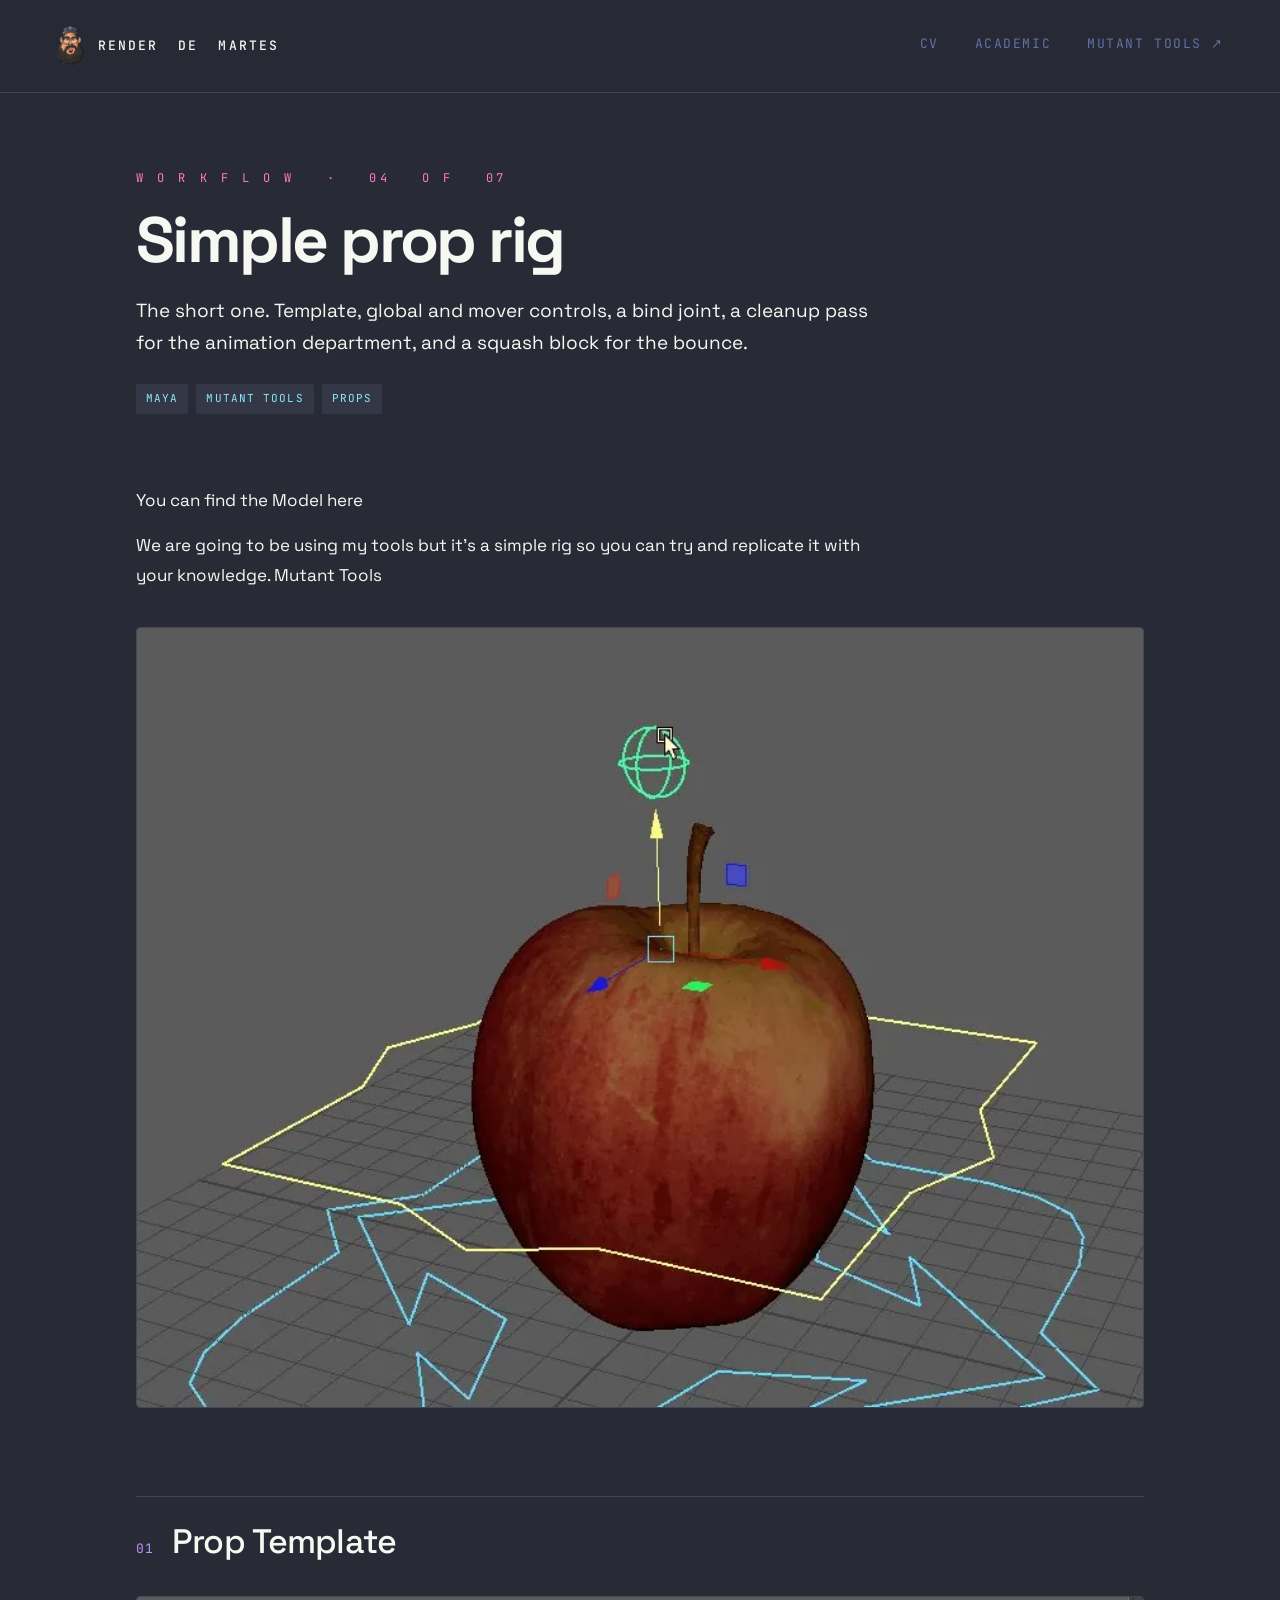
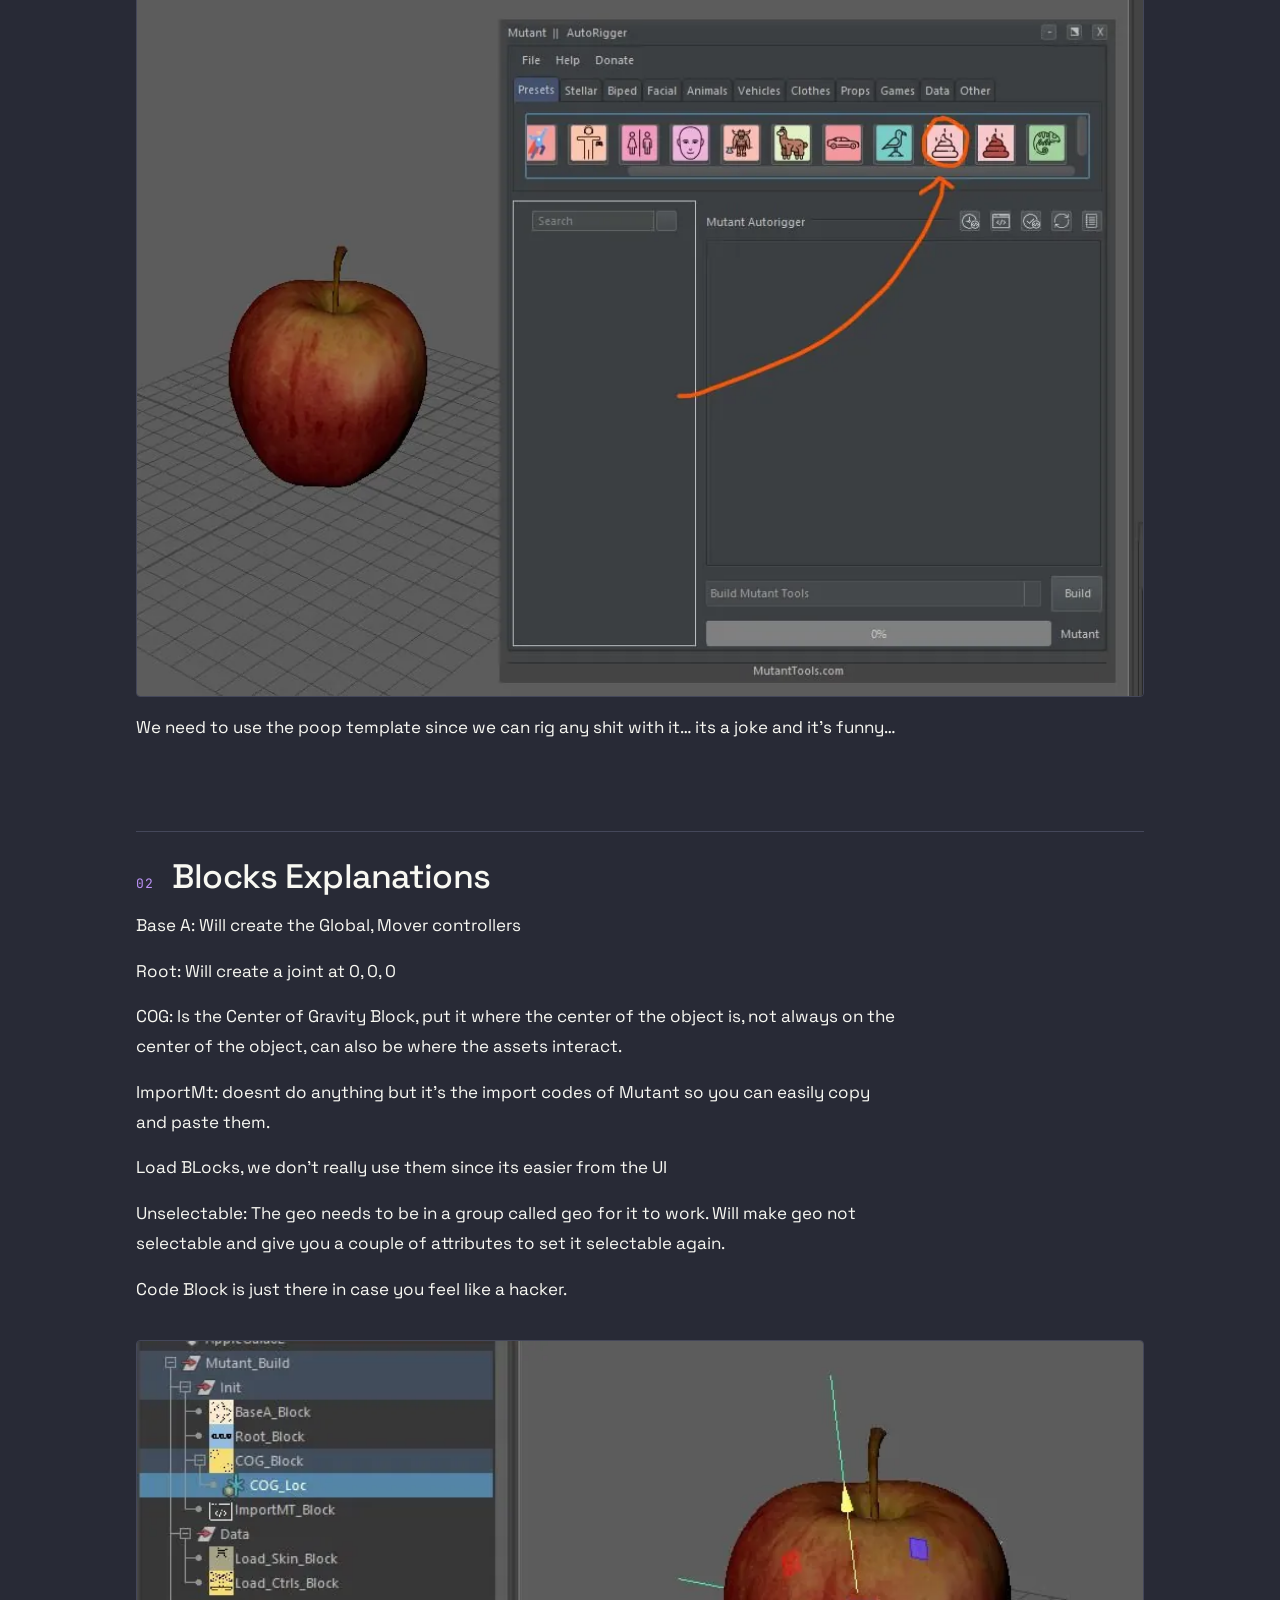
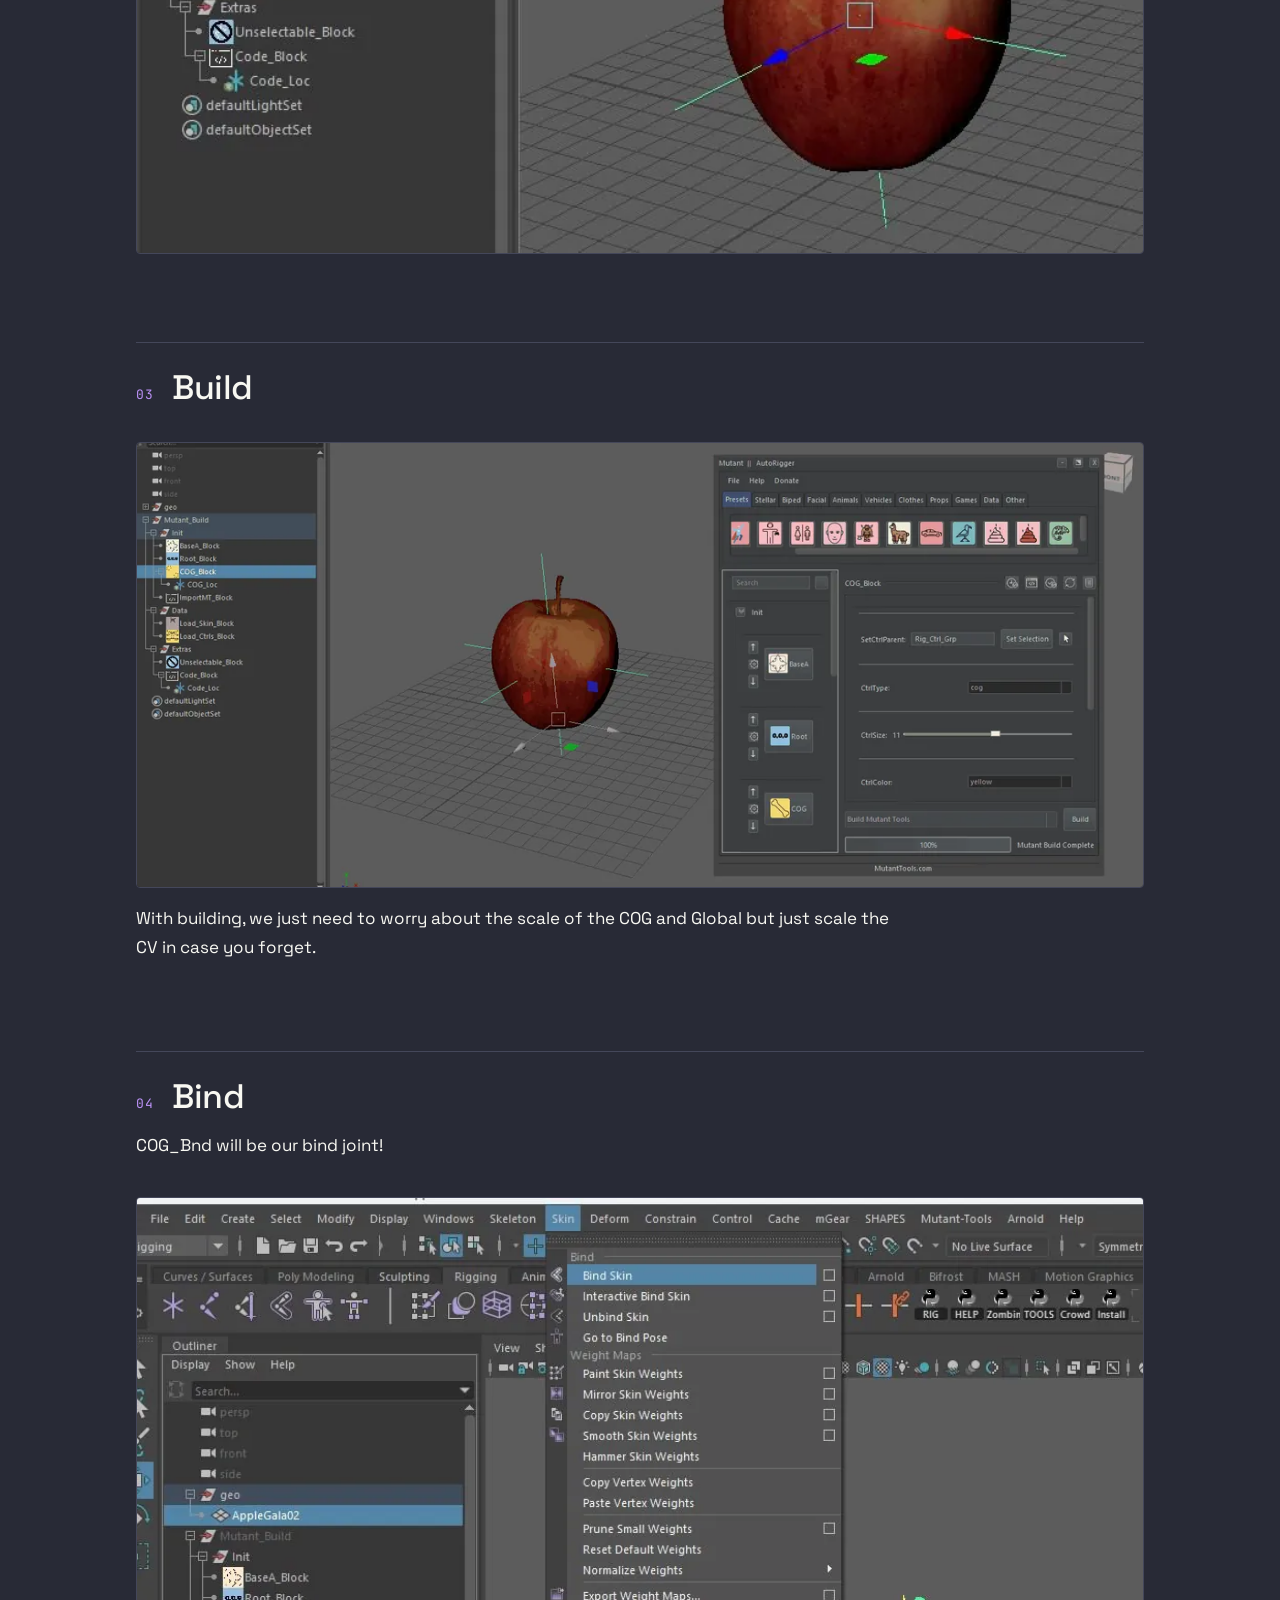
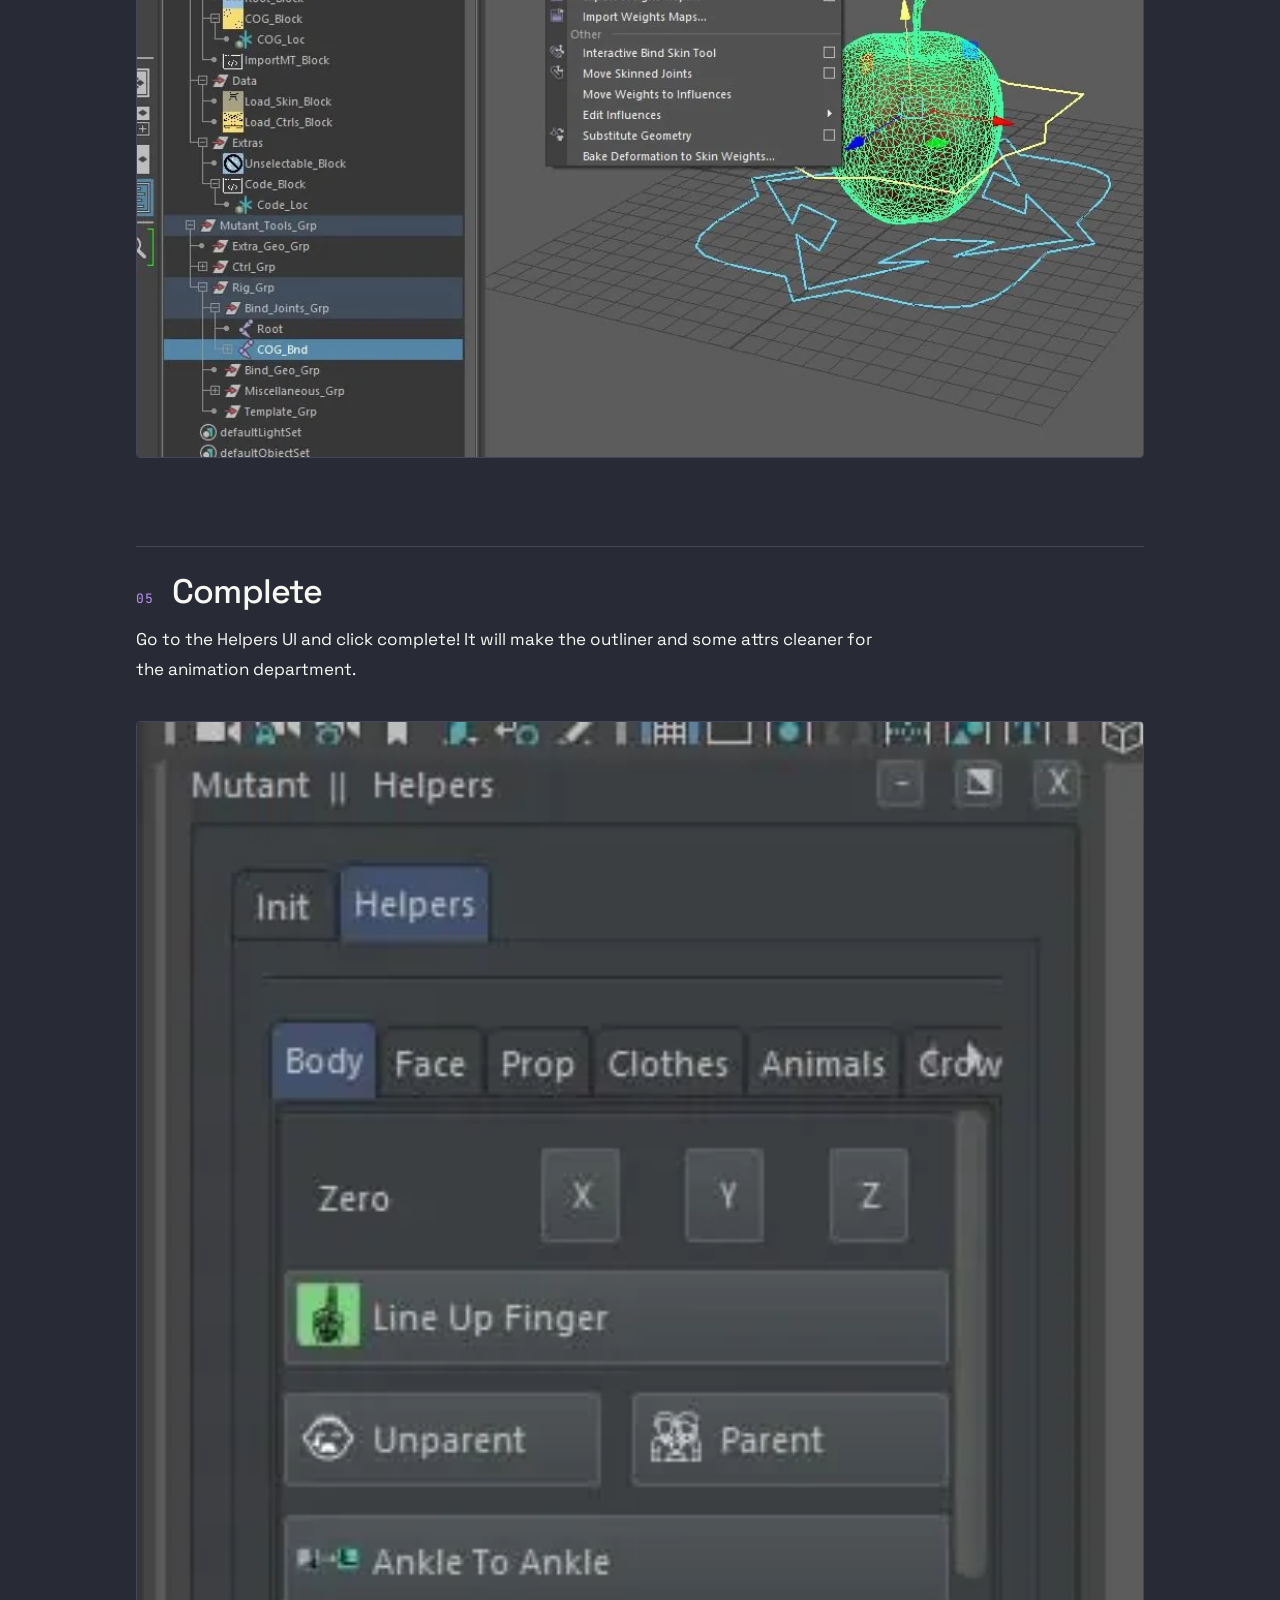
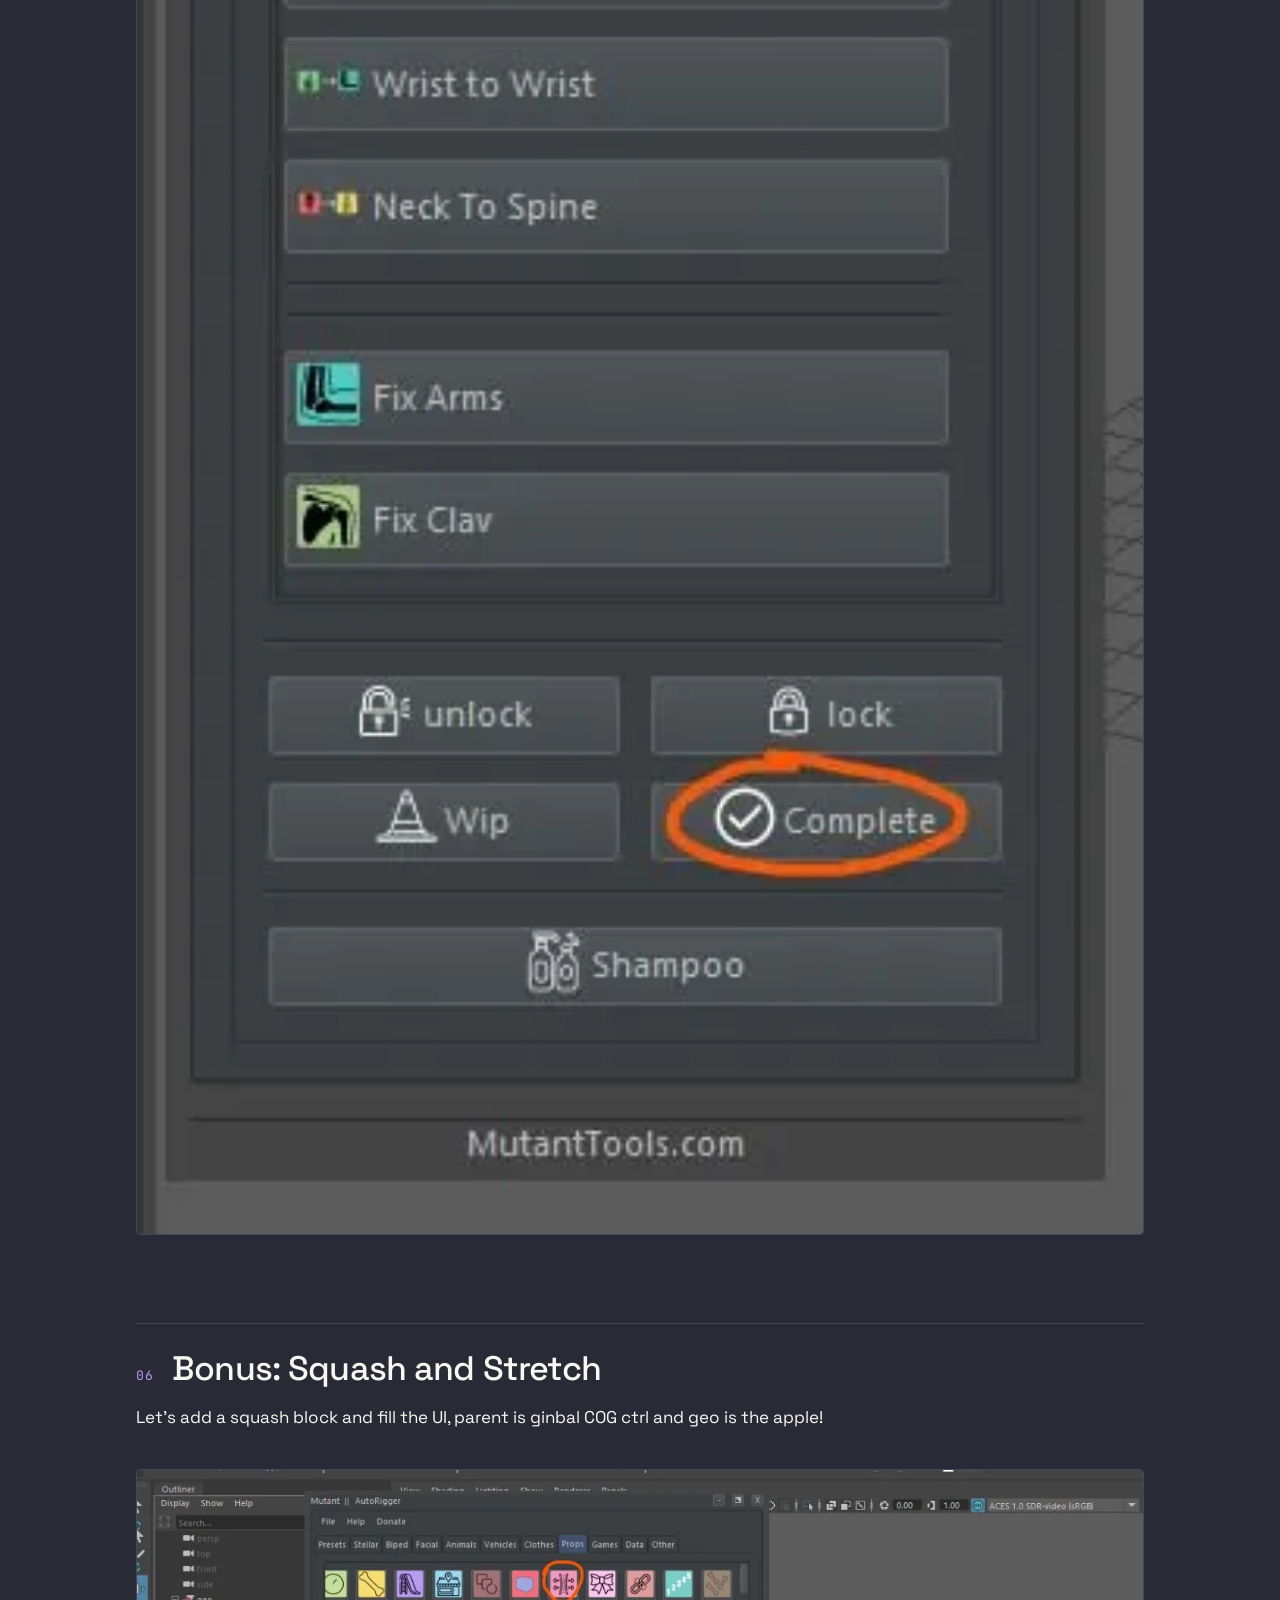
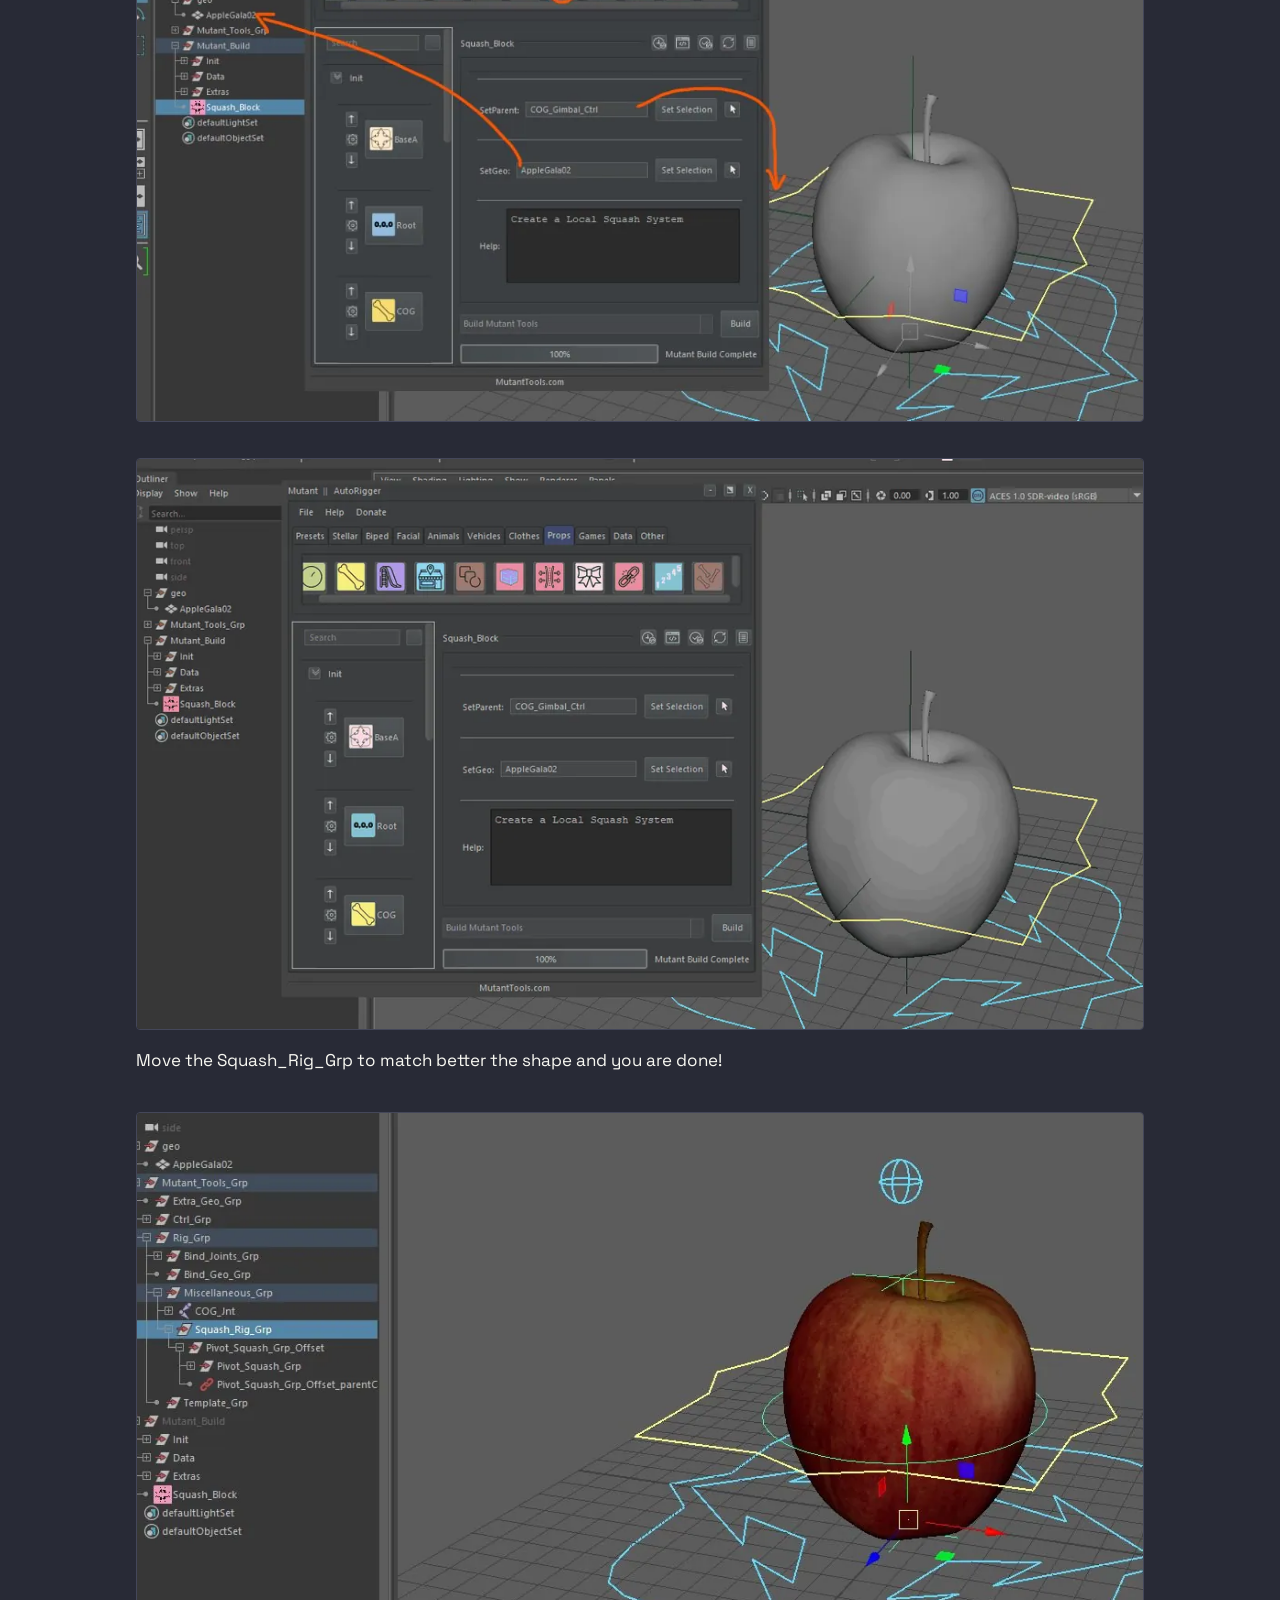
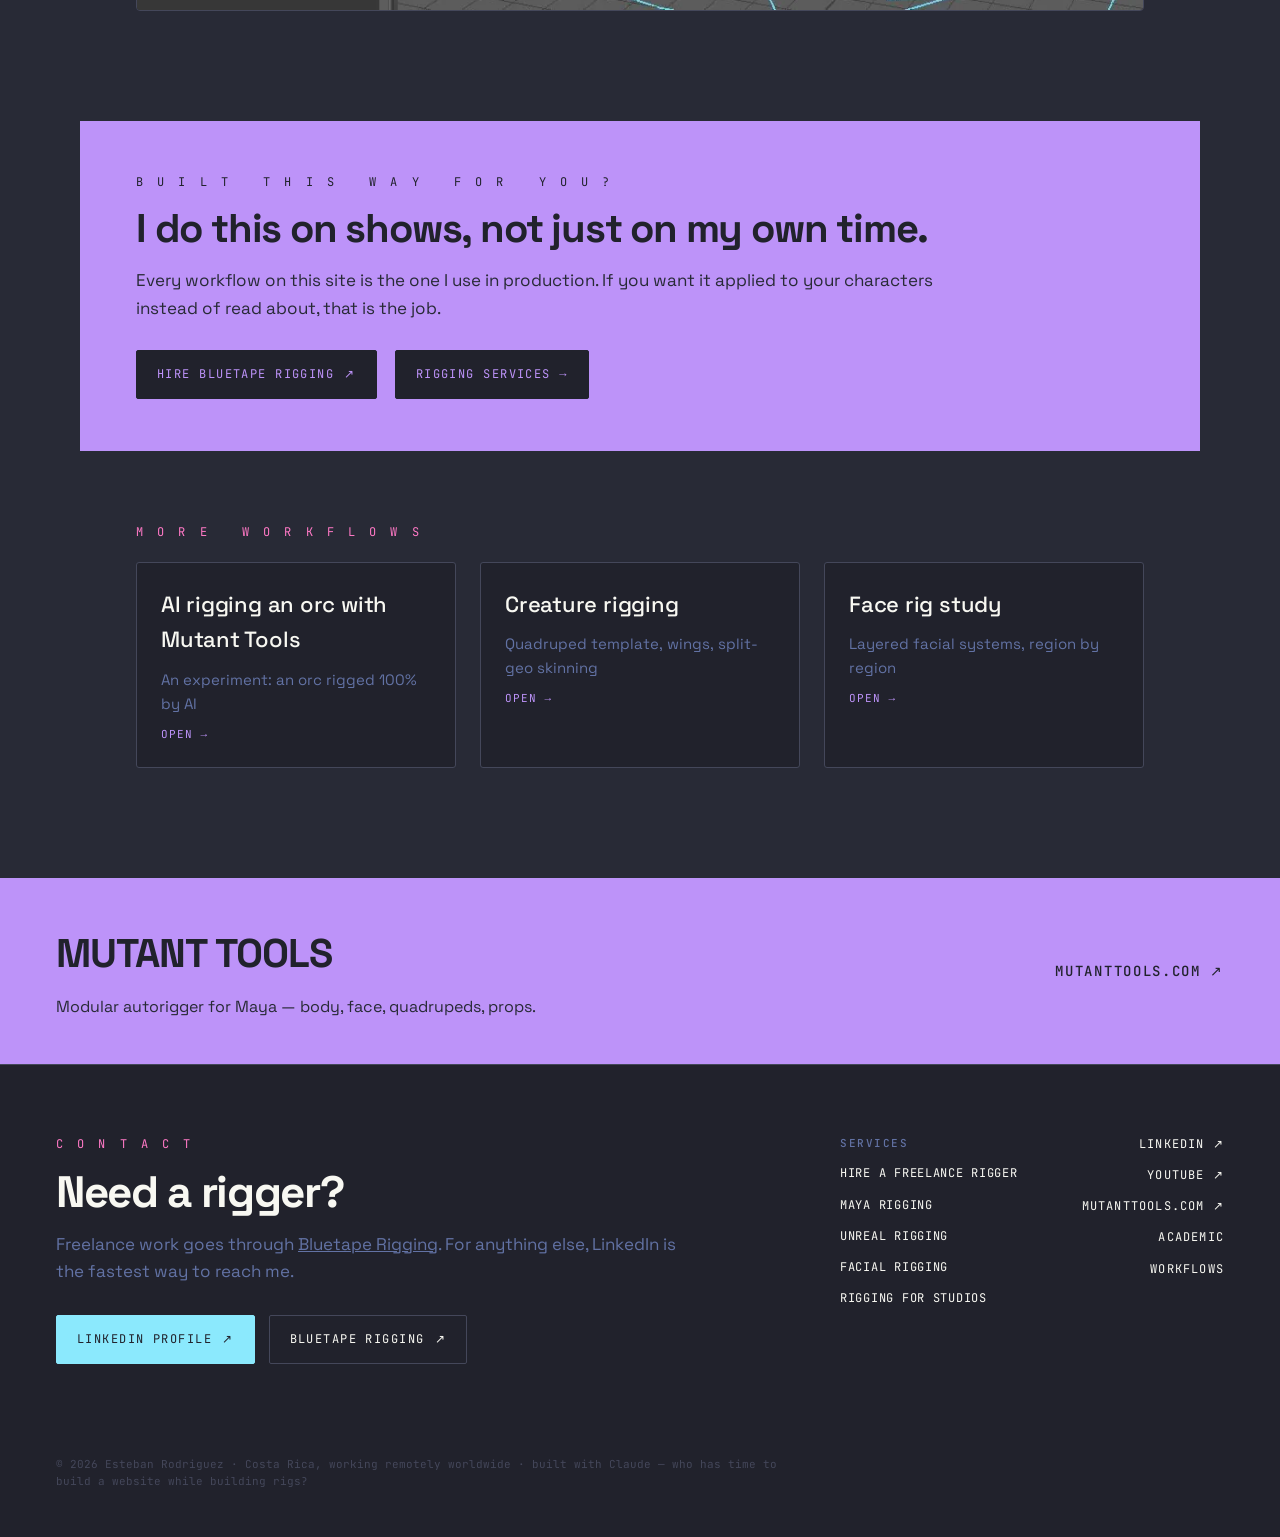
<file: prop-rig/index.html>
<!doctype html>
<html lang="en">
<head>
<meta charset="utf-8">
<meta name="viewport" content="width=device-width, initial-scale=1">
<title>Simple Prop Rig in Maya — Base, COG, Bind, Squash | Render de Martes</title>
<meta name="description" content="The short one: a prop rig in Maya from template to bind joint, plus a squash and stretch block for the bounce.">
<link rel="canonical" href="https://renderdemartes.com/prop-rig/">
<meta property="og:type" content="website">
<meta property="og:title" content="Simple Prop Rig in Maya — Base, COG, Bind, Squash | Render de Martes">
<meta property="og:description" content="The short one: a prop rig in Maya from template to bind joint, plus a squash and stretch block for the bounce.">
<meta property="og:url" content="https://renderdemartes.com/prop-rig/">
<meta property="og:image" content="https://renderdemartes.com/assets/img/og.jpg">
<meta property="og:image:width" content="1200">
<meta property="og:image:height" content="630">
<meta property="og:image:alt" content="Esteban Rodriguez - technical artist, rigging and Python">
<meta property="og:site_name" content="Render de Martes">
<meta name="twitter:card" content="summary_large_image">
<link rel="icon" href="/assets/img/favicon.ico" sizes="any">
<link rel="icon" href="/assets/img/favicon-32.png" type="image/png" sizes="32x32">
<link rel="apple-touch-icon" href="/assets/img/apple-touch-icon.png">
<link rel="preload" href="/assets/fonts/space-grotesk-700-latin.woff2" as="font" type="font/woff2" crossorigin>
<link rel="preload" href="/assets/fonts/jetbrains-mono-400-latin.woff2" as="font" type="font/woff2" crossorigin>
<link rel="stylesheet" href="/assets/css/fonts.css?v=7f36f3b8">
<link rel="stylesheet" href="/assets/css/site.css?v=8be7aee8">
<script type="application/ld+json">{"@context": "https://schema.org", "@type": "Person", "name": "Esteban Rodriguez", "url": "https://renderdemartes.com/", "jobTitle": "Technical Artist — Rigging & Python", "description": "Character rigger and rigging tools developer. Maya, Unreal, Unity. Creator of Mutant Tools.", "address": {"@type": "PostalAddress", "addressLocality": "Vancouver", "addressRegion": "BC", "addressCountry": "CA"}, "sameAs": ["https://www.linkedin.com/in/esteban-rodriguez-488a68147/", "https://www.youtube.com/@renderdemartes6049", "https://mutanttools.com/"], "knowsAbout": ["Character rigging", "Autodesk Maya", "Unreal Engine", "Python", "Facial rigging", "Pipeline tools"]}</script>
<script type="application/ld+json">{"@context": "https://schema.org", "@type": "HowTo", "name": "Simple prop rig", "description": "The short one: a prop rig in Maya from template to bind joint, plus a squash and stretch block for the bounce.", "url": "https://renderdemartes.com/prop-rig/", "author": {"@type": "Person", "name": "Esteban Rodriguez", "url": "https://renderdemartes.com/"}, "step": [{"@type": "HowToStep", "name": "01Prop Template"}, {"@type": "HowToStep", "name": "02Blocks Explanations"}, {"@type": "HowToStep", "name": "03Build"}, {"@type": "HowToStep", "name": "04Bind"}, {"@type": "HowToStep", "name": "05Complete"}, {"@type": "HowToStep", "name": "06Bonus: Squash and Stretch"}]}</script>
</head>
<body>
<a class="skip" href="#main">Skip to content</a>

<header class="nav">
  <a class="nav__mark" href="/">
    <img class="nav__logo" src="/assets/img/logo-mark.webp" srcset="/assets/img/logo-mark@2x.webp 2x" width="66" height="96" alt="" decoding="async">
    <span class="hide-sm">RENDER&nbsp;&nbsp;DE&nbsp;&nbsp;MARTES</span><span class="only-sm">RDM</span>
  </a>
  <nav class="nav__links" aria-label="Sections">
    <a href="/">CV</a>
    <a href="/academic/">ACADEMIC</a>
    <a href="https://mutanttools.com/" target="_blank" rel="noopener"><span class="hide-sm">MUTANT </span>TOOLS <span aria-hidden="true">↗</span></a>
  </nav>
</header>
<main id="main">
  <article class="wf">
    <header class="wf__head">
      <p class="section__kicker">W O R K F L O W &nbsp; · &nbsp; 04 &nbsp; O F &nbsp; 07</p>
      <h1 class="wf__h1">Simple prop rig</h1>
      <p class="wf__lede">The short one. Template, global and mover controls, a bind joint, a cleanup pass for the animation department, and a squash block for the bounce.</p>
      <ul class="chips"><li>MAYA</li><li>MUTANT TOOLS</li><li>PROPS</li></ul>
    </header>

    <div class="wf__body">
      <p class="wf-p">You can find the Model here</p>
      <p class="wf-p">We are going to be using my tools but it’s a simple rig so you can try and replicate it with your knowledge. Mutant Tools</p>
      <figure class="wf-media wf-media--video"><video class="wf-video" poster="/assets/img/tut/prop-rig/snsProp.poster.webp" width="794" height="615" muted loop playsinline preload="none" data-autoplay aria-label="Rigging clip"><source src="/assets/img/tut/prop-rig/snsProp.mp4" type="video/mp4"></video></figure>
      <h2 class="wf-h2"><span class="wf-h2__n">01</span>Prop Template</h2>
      <figure class="wf-media"><img src="/assets/img/tut/prop-rig/propTemplate.webp" alt="" loading="lazy" decoding="async"></figure>
      <p class="wf-p">We need to use the poop template since we can rig any shit with it… its a joke and it’s funny…</p>
      <h2 class="wf-h2"><span class="wf-h2__n">02</span>Blocks Explanations</h2>
      <p class="wf-p">Base A: Will create the Global, Mover controllers</p>
      <p class="wf-p">Root: Will create a joint at 0, 0, 0</p>
      <p class="wf-p">COG: Is the Center of Gravity Block, put it where the center of the object is, not always on the center of the object, can also be where the assets interact.</p>
      <p class="wf-p">ImportMt: doesnt do anything but it’s the import codes of Mutant so you can easily copy and paste them.</p>
      <p class="wf-p">Load BLocks, we don’t really use them since its easier from the UI</p>
      <p class="wf-p">Unselectable: The geo needs to be in a group called geo for it to work. Will make geo not selectable and give you a couple of attributes to set it selectable again.</p>
      <p class="wf-p">Code Block is just there in case you feel like a hacker.</p>
      <figure class="wf-media"><img src="/assets/img/tut/prop-rig/propBlocks.webp" alt="" loading="lazy" decoding="async"></figure>
      <h2 class="wf-h2"><span class="wf-h2__n">03</span>Build</h2>
      <figure class="wf-media wf-media--video"><video class="wf-video" poster="/assets/img/tut/prop-rig/propBuild.poster.webp" width="1100" height="485" muted loop playsinline preload="none" data-autoplay aria-label="Rigging clip"><source src="/assets/img/tut/prop-rig/propBuild.mp4" type="video/mp4"></video></figure>
      <p class="wf-p">With building, we just need to worry about the scale of the COG and Global but just scale the CV in case you forget.</p>
      <h2 class="wf-h2"><span class="wf-h2__n">04</span>Bind</h2>
      <p class="wf-p">COG_Bnd will be our bind joint!</p>
      <figure class="wf-media"><img src="/assets/img/tut/prop-rig/skinProp.webp" alt="" loading="lazy" decoding="async"></figure>
      <h2 class="wf-h2"><span class="wf-h2__n">05</span>Complete</h2>
      <p class="wf-p">Go to the Helpers UI and click complete! It will make the outliner and some attrs cleaner for the animation department.</p>
      <figure class="wf-media"><img src="/assets/img/tut/prop-rig/completePorp.webp" alt="" loading="lazy" decoding="async"></figure>
      <h2 class="wf-h2"><span class="wf-h2__n">06</span>Bonus: Squash and Stretch</h2>
      <p class="wf-p">Let’s add a squash block and fill the UI, parent is ginbal COG ctrl and geo is the apple!</p>
      <figure class="wf-media"><img src="/assets/img/tut/prop-rig/quash.webp" alt="" loading="lazy" decoding="async"></figure>
      <figure class="wf-media wf-media--video"><video class="wf-video" poster="/assets/img/tut/prop-rig/buildSelectedProp.poster.webp" width="1100" height="624" muted loop playsinline preload="none" data-autoplay aria-label="Rigging clip"><source src="/assets/img/tut/prop-rig/buildSelectedProp.mp4" type="video/mp4"></video></figure>
      <p class="wf-p">Move the Squash_Rig_Grp to match better the shape and you are done!</p>
      <figure class="wf-media"><img src="/assets/img/tut/prop-rig/Squash_Rig_Grp.webp" alt="" loading="lazy" decoding="async"></figure>
    </div>

    <section class="found found--wf">
      <p class="found__kicker">B U I L T &nbsp; T H I S &nbsp; W A Y &nbsp; F O R &nbsp; Y O U ?</p>
      <h2 class="found__title">I do this on shows, not just on my own time.</h2>
      <p class="found__note">Every workflow on this site is the one I use in production. If you want it applied to your characters instead of read about, that is the job.</p>
      <p class="found__row">
        <a class="btn" href="https://bluetaperigging.com/" target="_blank" rel="noopener">HIRE BLUETAPE RIGGING <span aria-hidden="true">↗</span></a>
        <a class="btn btn--ghost" href="/hire-a-freelance-character-rigger/">RIGGING SERVICES →</a>
      </p>
    </section>

    <nav class="wf-more" aria-label="More workflows">
      <p class="section__kicker">M O R E &nbsp; W O R K F L O W S</p>
      <div class="wf-more__grid"><a class="wf-card" href="/ai-rigging-with-mutant-tools/"><span class="wf-card__title">AI rigging an orc with Mutant Tools</span><span class="wf-card__note">An experiment: an orc rigged 100% by AI</span><span class="wf-card__go">OPEN →</span></a><a class="wf-card" href="/creature-rigging/"><span class="wf-card__title">Creature rigging</span><span class="wf-card__note">Quadruped template, wings, split-geo skinning</span><span class="wf-card__go">OPEN →</span></a><a class="wf-card" href="/face-rig-study/"><span class="wf-card__title">Face rig study</span><span class="wf-card__note">Layered facial systems, region by region</span><span class="wf-card__go">OPEN →</span></a></div>
    </nav>
  </article>
</main>

  <a class="outbound" href="https://mutanttools.com/" target="_blank" rel="noopener">
    <span class="outbound__left">
      <span class="outbound__title">MUTANT TOOLS</span>
      <span class="outbound__note">Modular autorigger for Maya — body, face, quadrupeds, props.</span>
    </span>
    <span class="outbound__go">MUTANTTOOLS.COM <span aria-hidden="true">↗</span></span>
  </a>

<footer class="foot" id="contact">
  <div class="foot__contact">
    <p class="section__kicker">C O N T A C T</p>
    <h2 class="foot__title">Need a rigger?</h2>
    <p class="foot__lead">Freelance work goes through <a href="https://bluetaperigging.com/" target="_blank" rel="noopener">Bluetape Rigging</a>. For anything else, LinkedIn is the fastest way to reach me.</p>
    <p class="foot__btns">
      <a class="btn btn--cyan" href="https://www.linkedin.com/in/esteban-rodriguez-488a68147/" target="_blank" rel="noopener">LINKEDIN PROFILE <span aria-hidden="true">↗</span></a>
      <a class="btn btn--ghost" href="https://bluetaperigging.com/" target="_blank" rel="noopener">BLUETAPE RIGGING <span aria-hidden="true">↗</span></a>
    </p>
  </div>
  <nav class="foot__services" aria-label="Services">
    <p class="foot__colhead">SERVICES</p>
    <a href="/hire-a-freelance-character-rigger/">HIRE A FREELANCE RIGGER</a>
    <a href="/maya-rigging-services/">MAYA RIGGING</a>
    <a href="/unreal-engine-character-rigging/">UNREAL RIGGING</a>
    <a href="/facial-rigging-services/">FACIAL RIGGING</a>
    <a href="/rigging-outsourcing-for-studios/">RIGGING FOR STUDIOS</a>
  </nav>
  <nav class="foot__links" aria-label="Elsewhere">
    <a href="https://www.linkedin.com/in/esteban-rodriguez-488a68147/" target="_blank" rel="noopener">LINKEDIN ↗</a>
    <a href="https://www.youtube.com/@renderdemartes6049/videos" target="_blank" rel="noopener">YOUTUBE ↗</a>
    <a href="https://mutanttools.com/" target="_blank" rel="noopener">MUTANTTOOLS.COM ↗</a>
    <a href="/academic/">ACADEMIC</a>
    <a href="/creature-rigging/">WORKFLOWS</a>
  </nav>
  <p class="foot__fine">© 2026 Esteban Rodriguez · Costa Rica, working remotely worldwide · built with Claude — who has time to build a website while building rigs?</p>
</footer>

<script src="/assets/js/site.js?v=4e685639" defer></script>
</body>
</html>
</file>
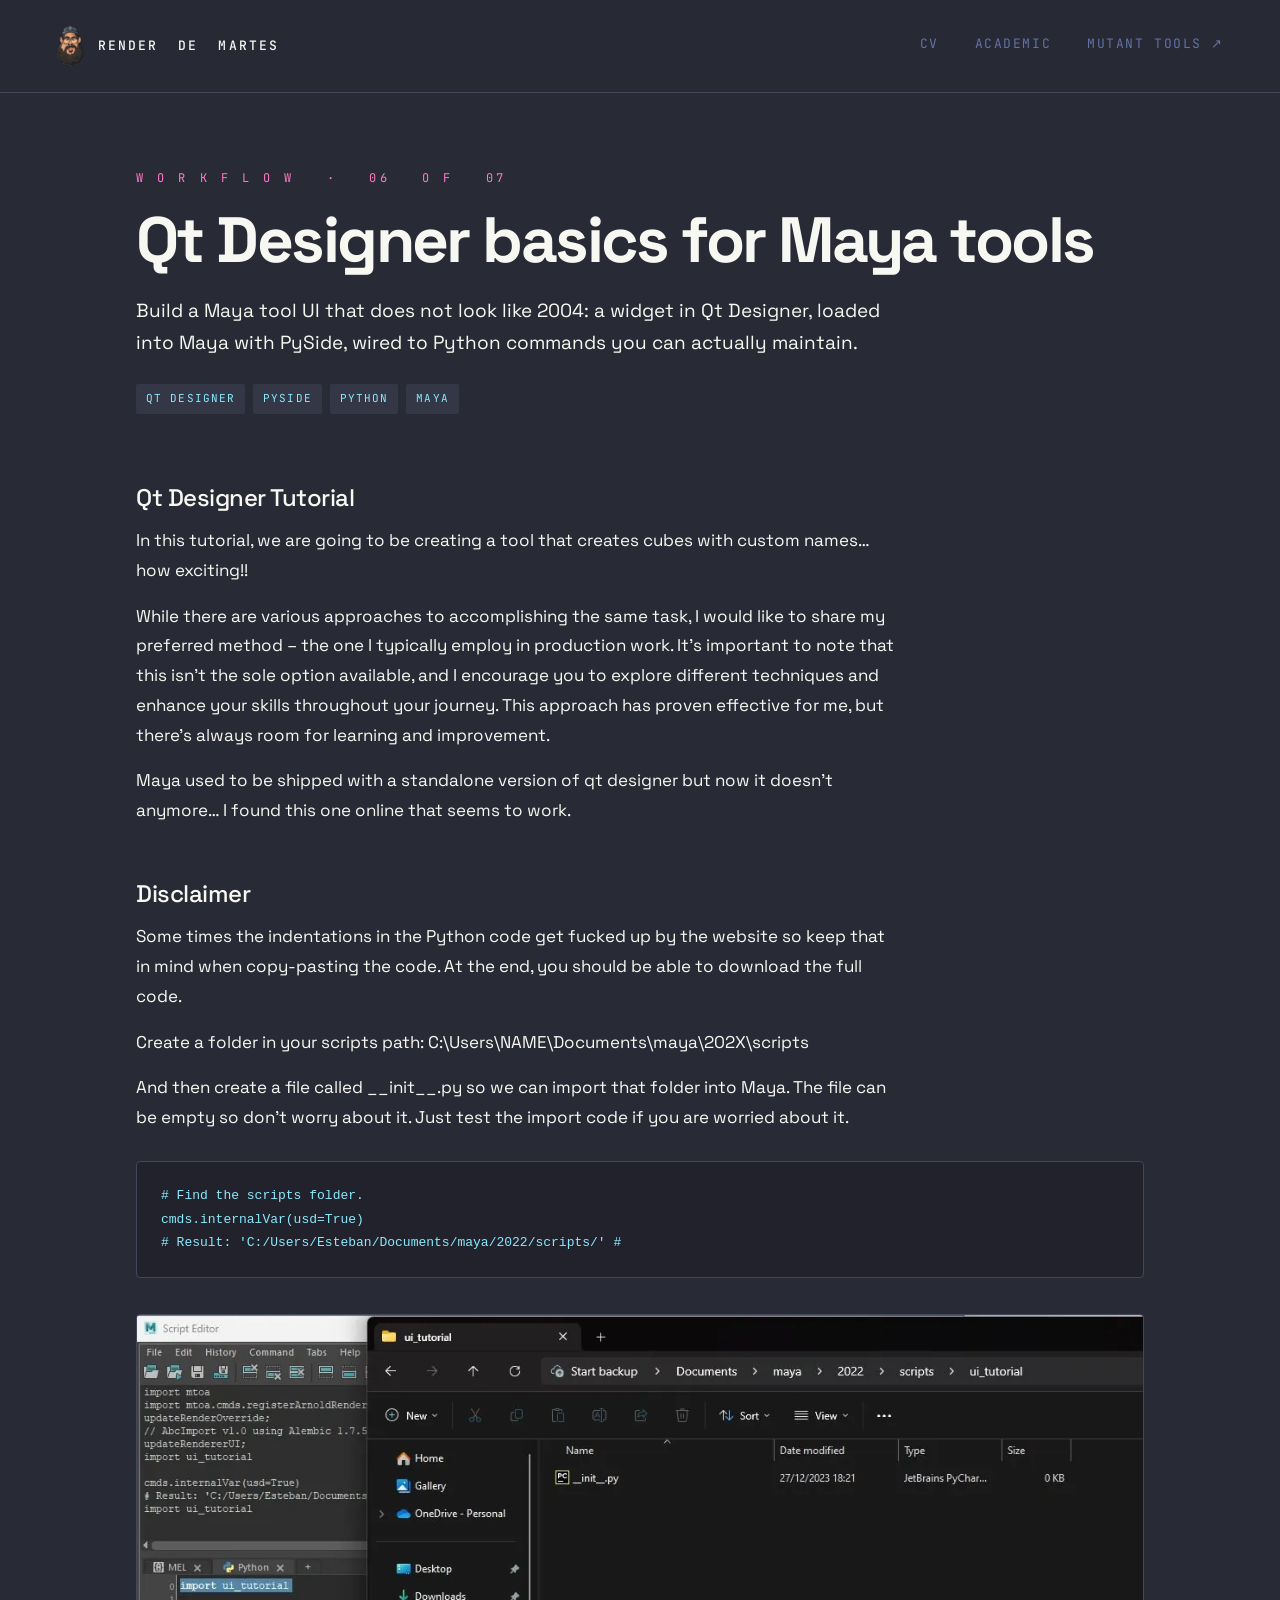
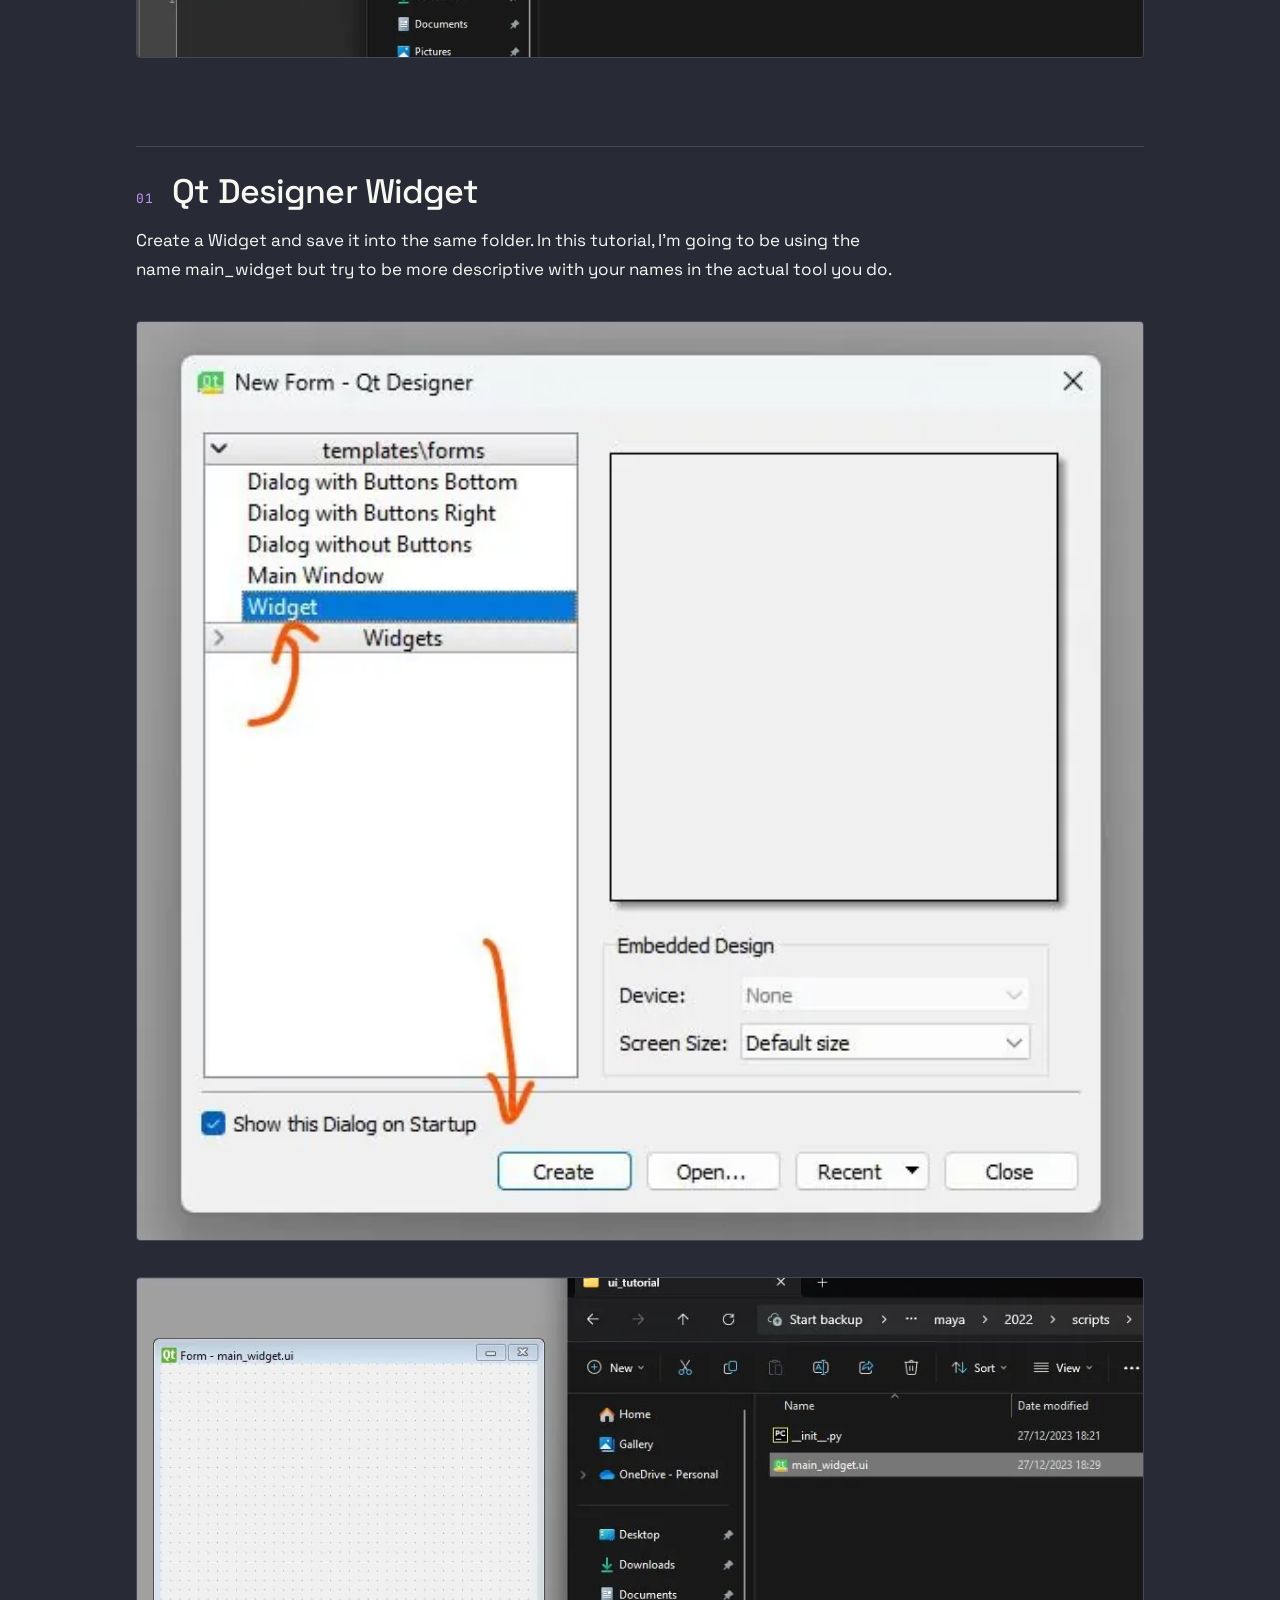
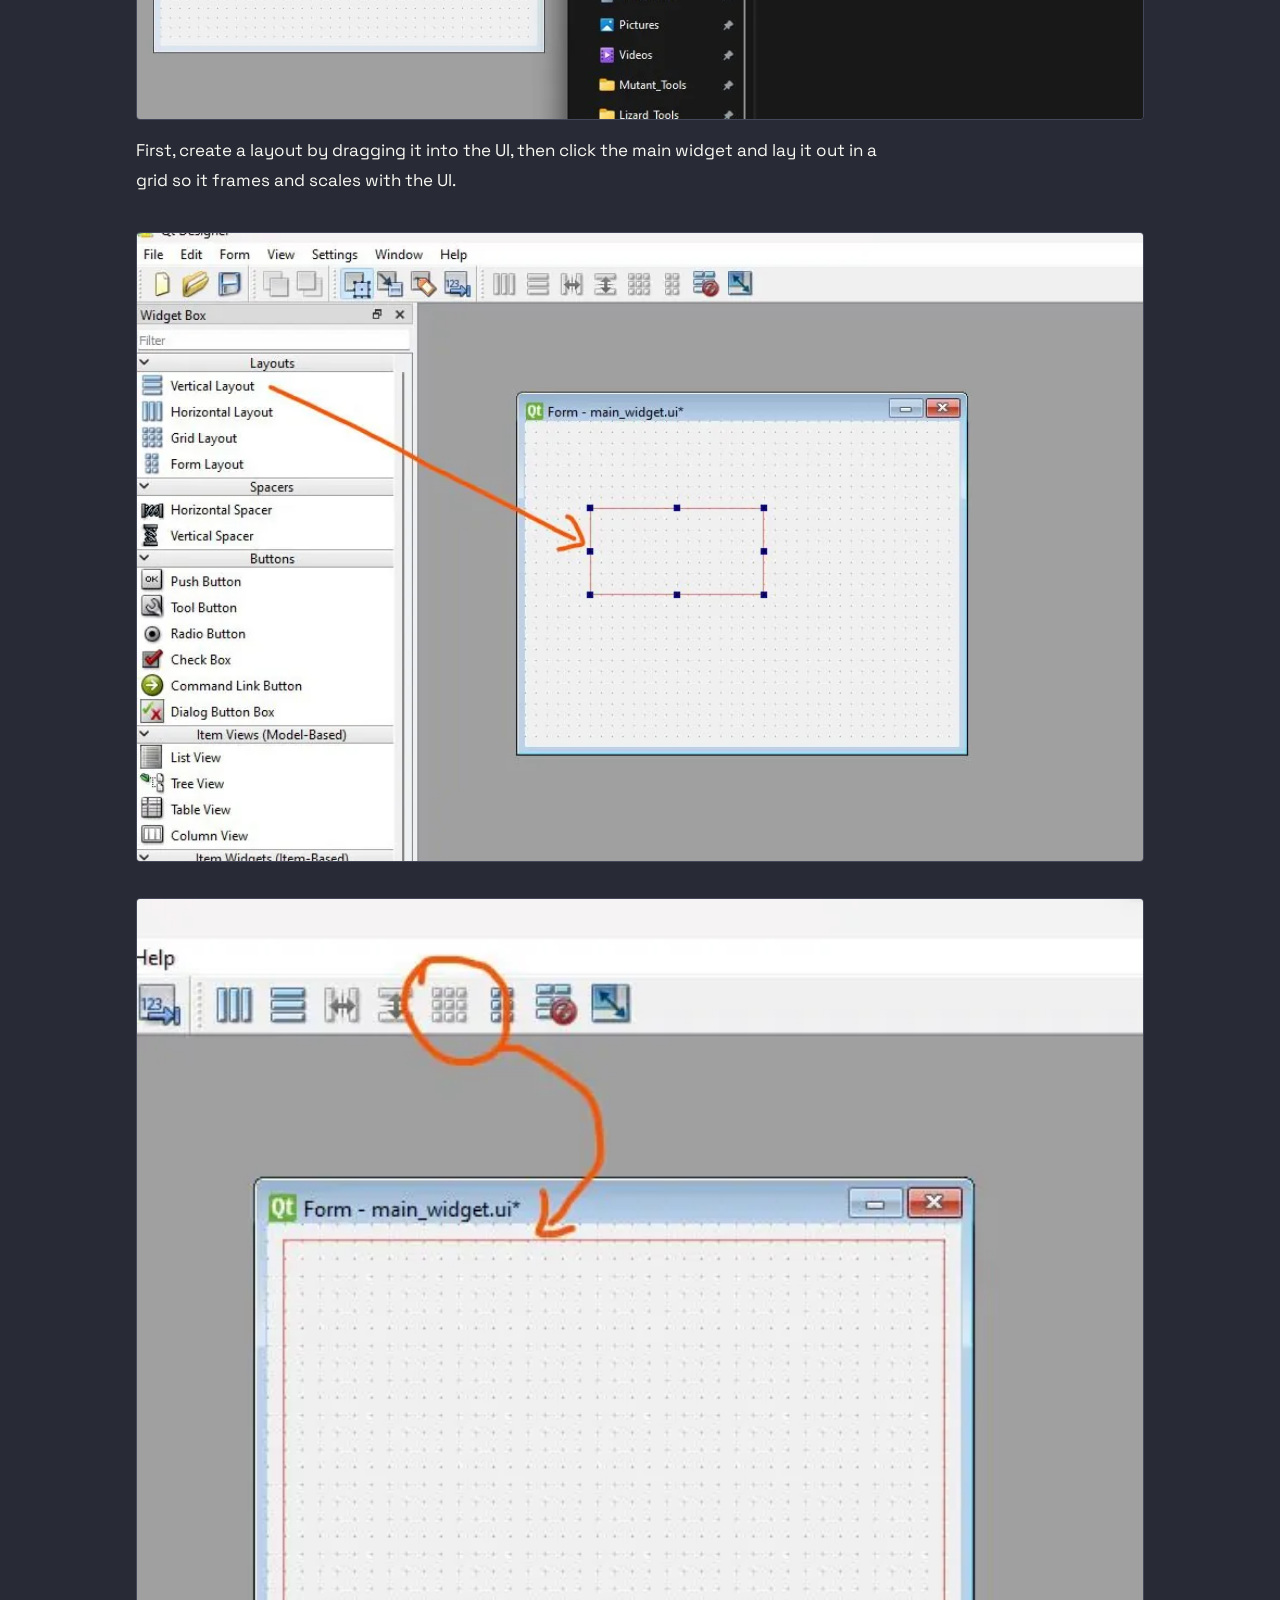
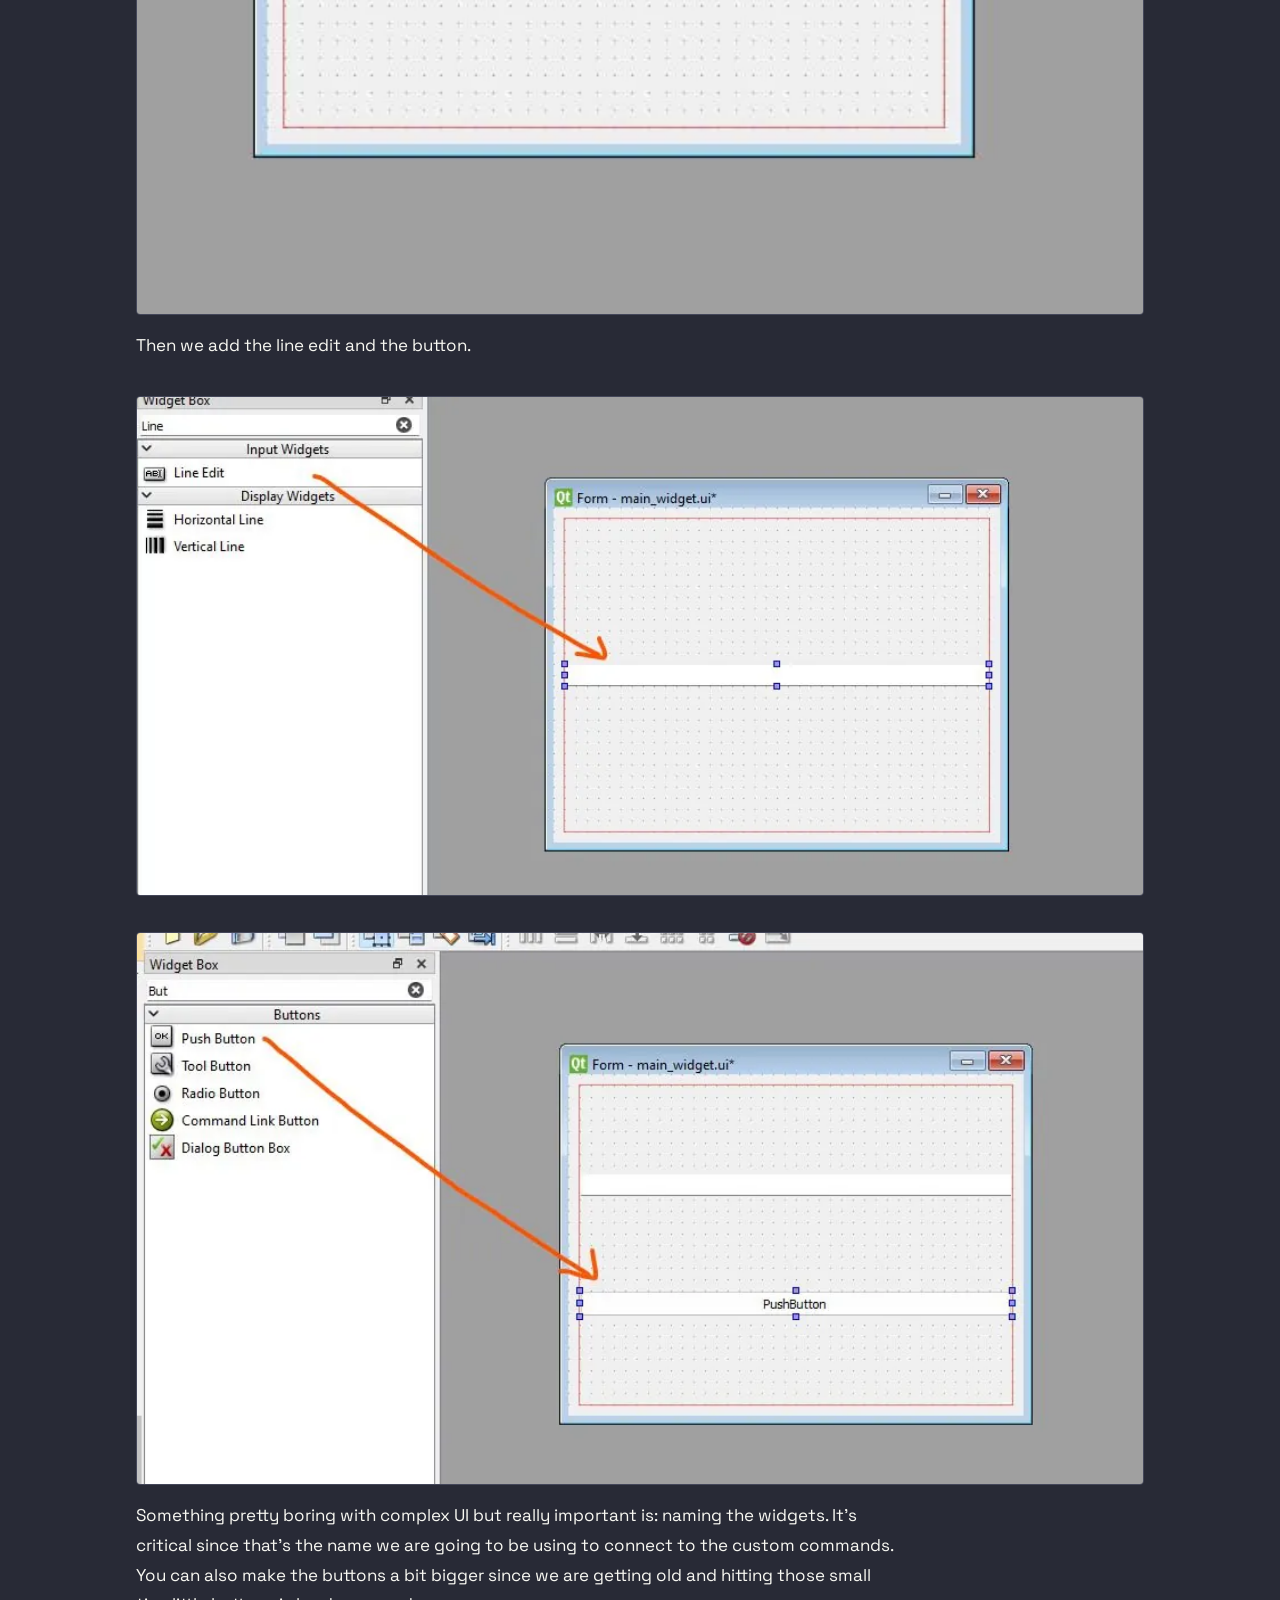
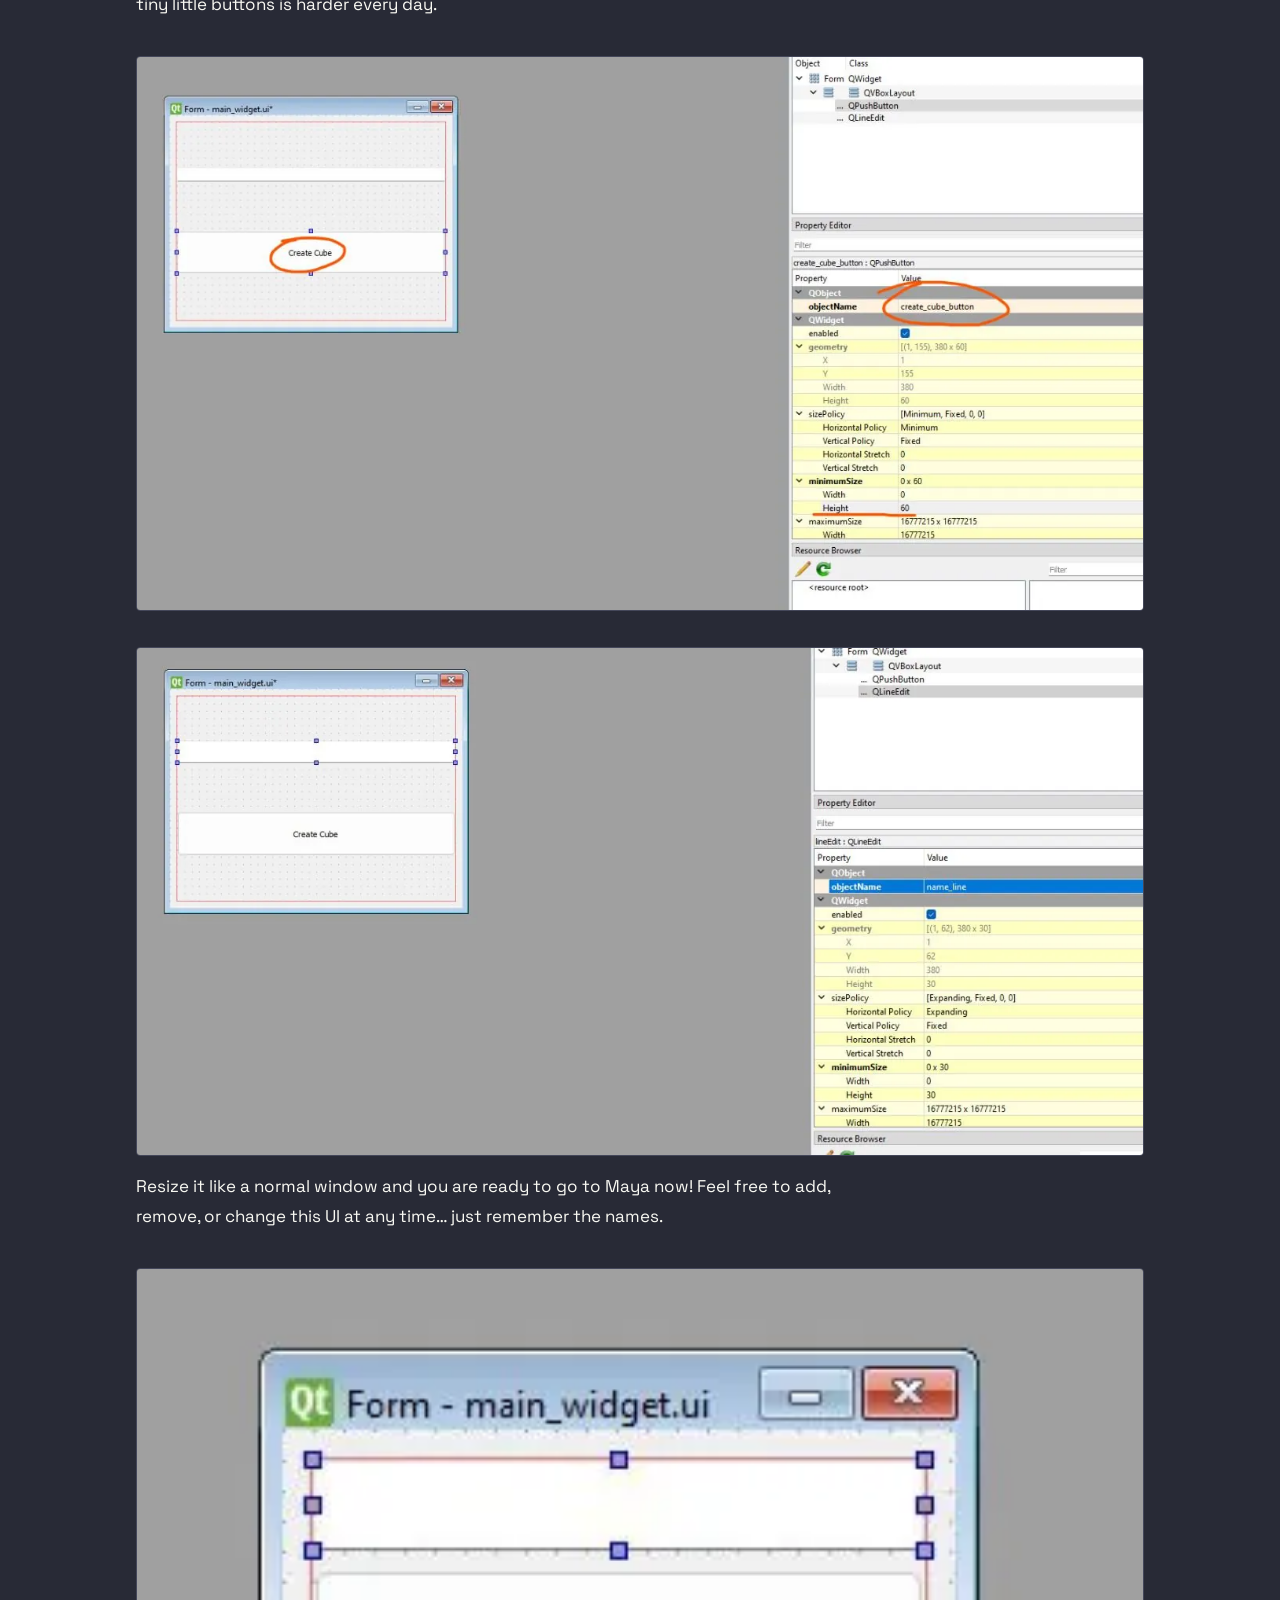
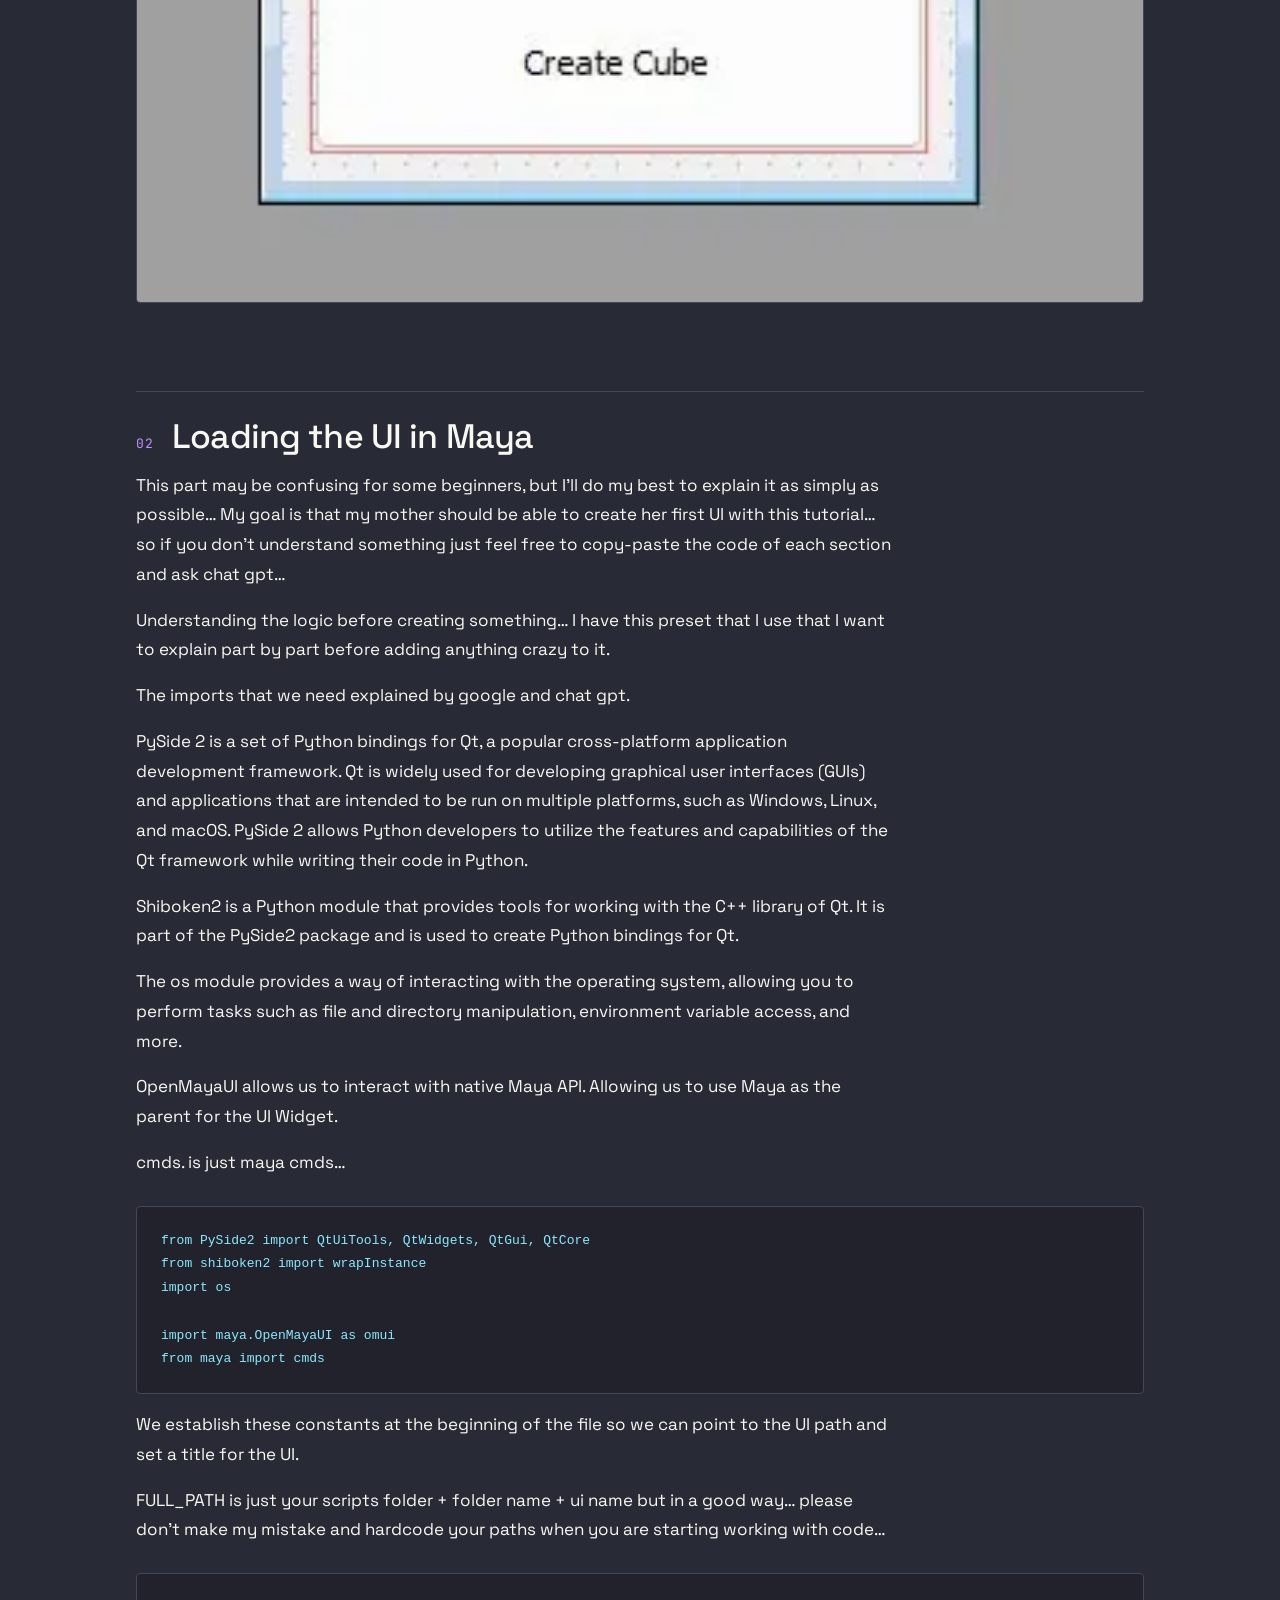
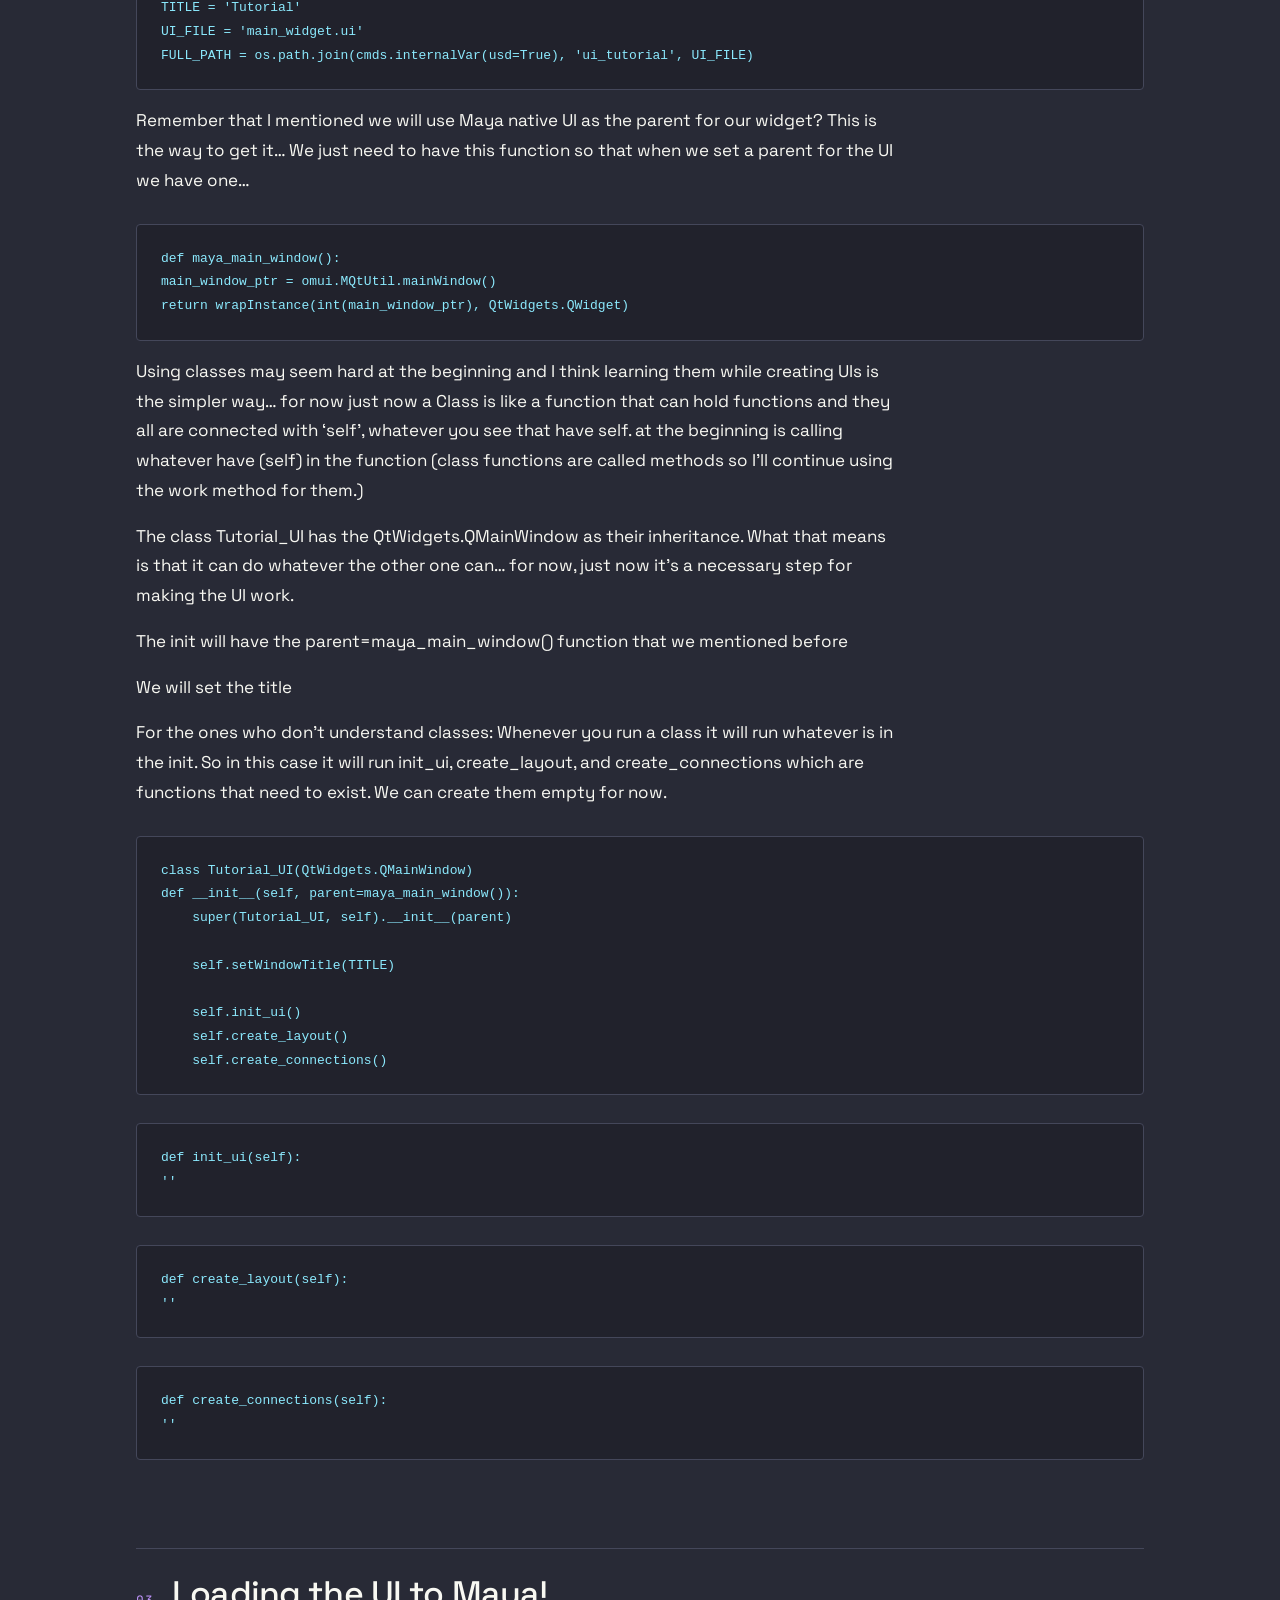
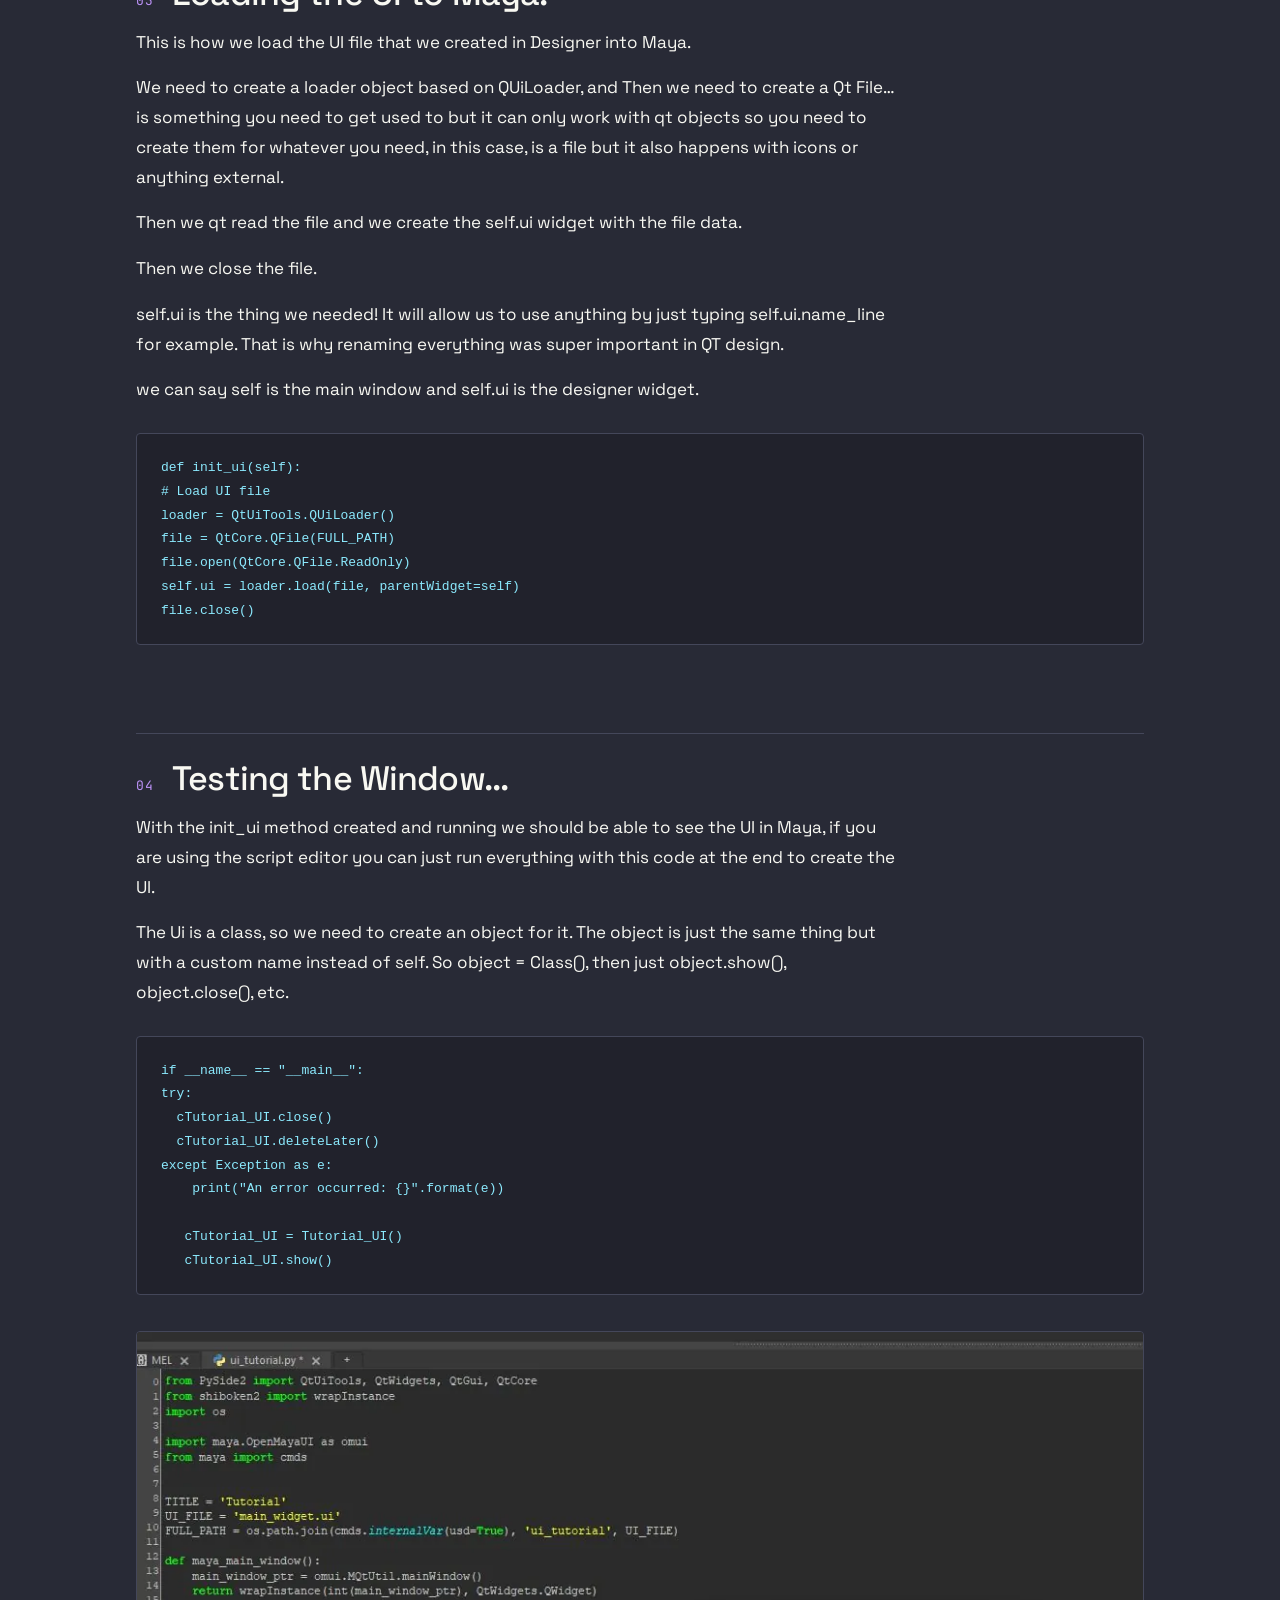
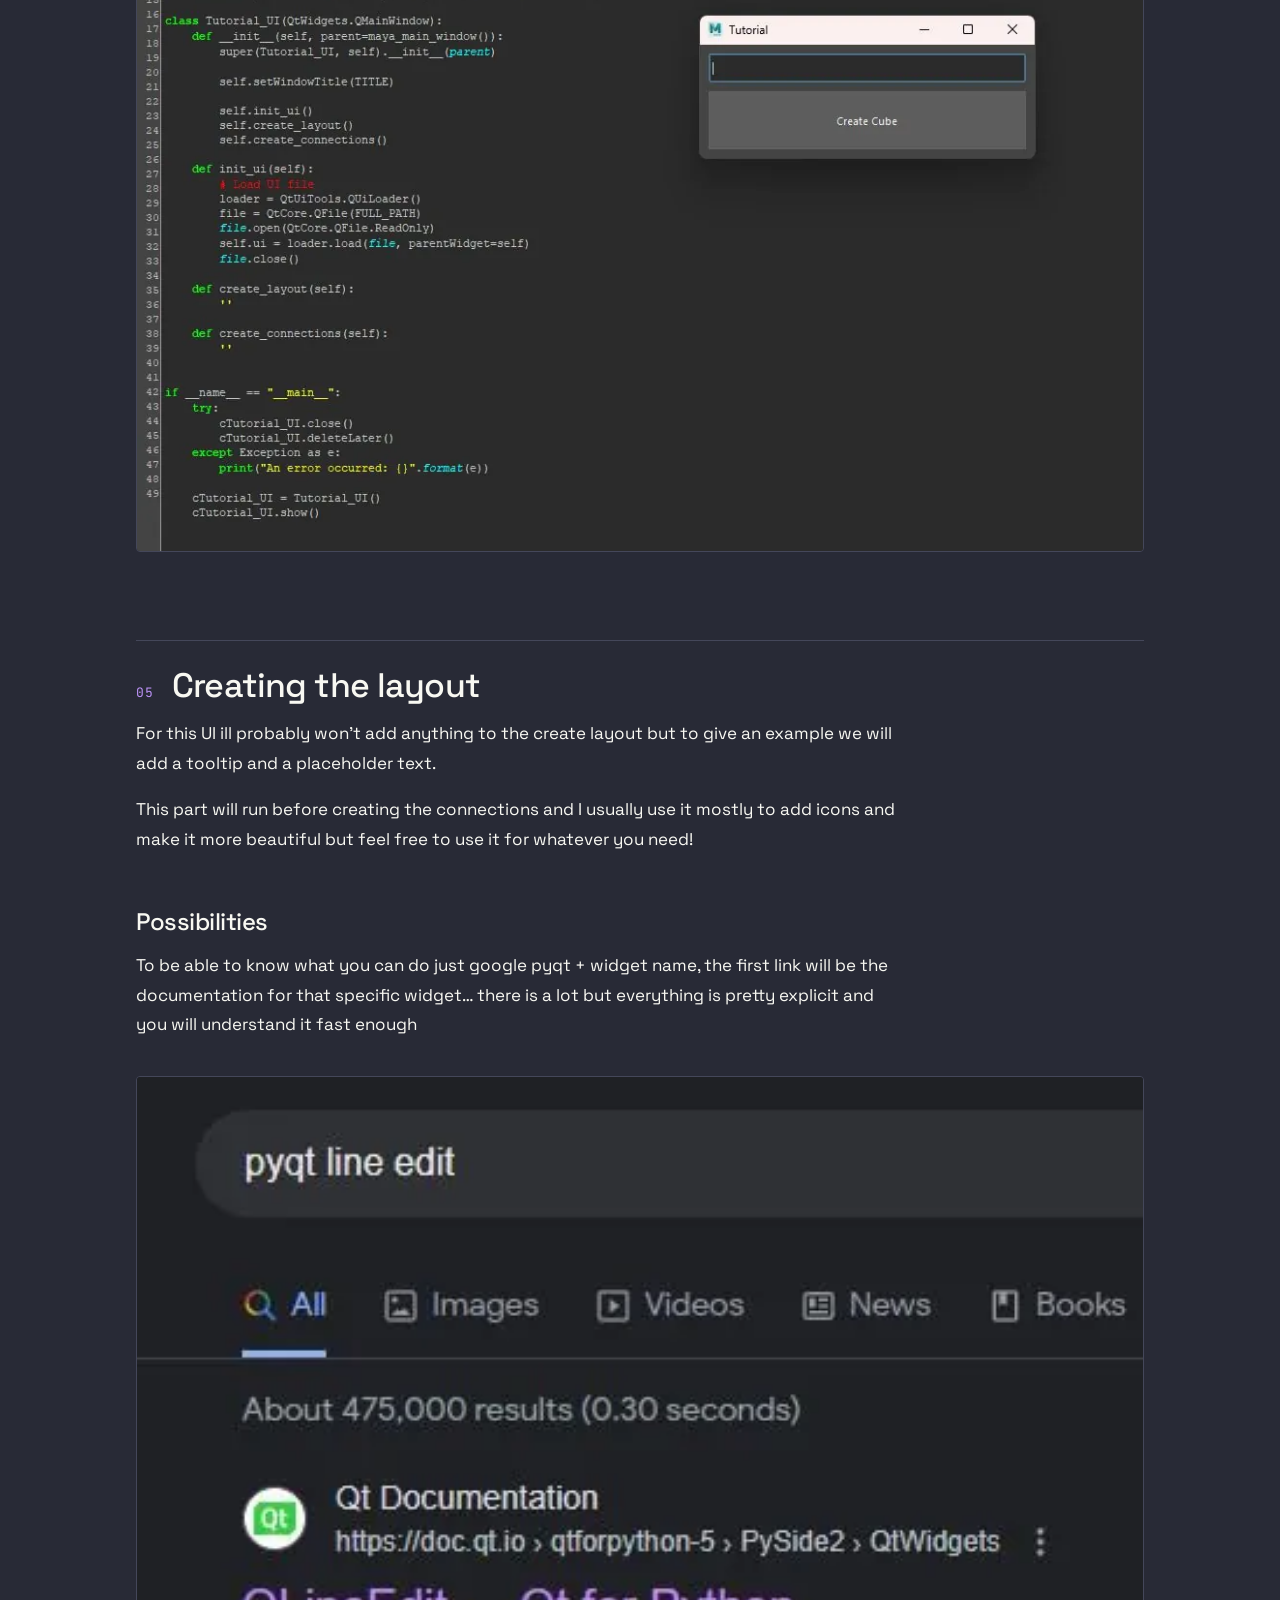
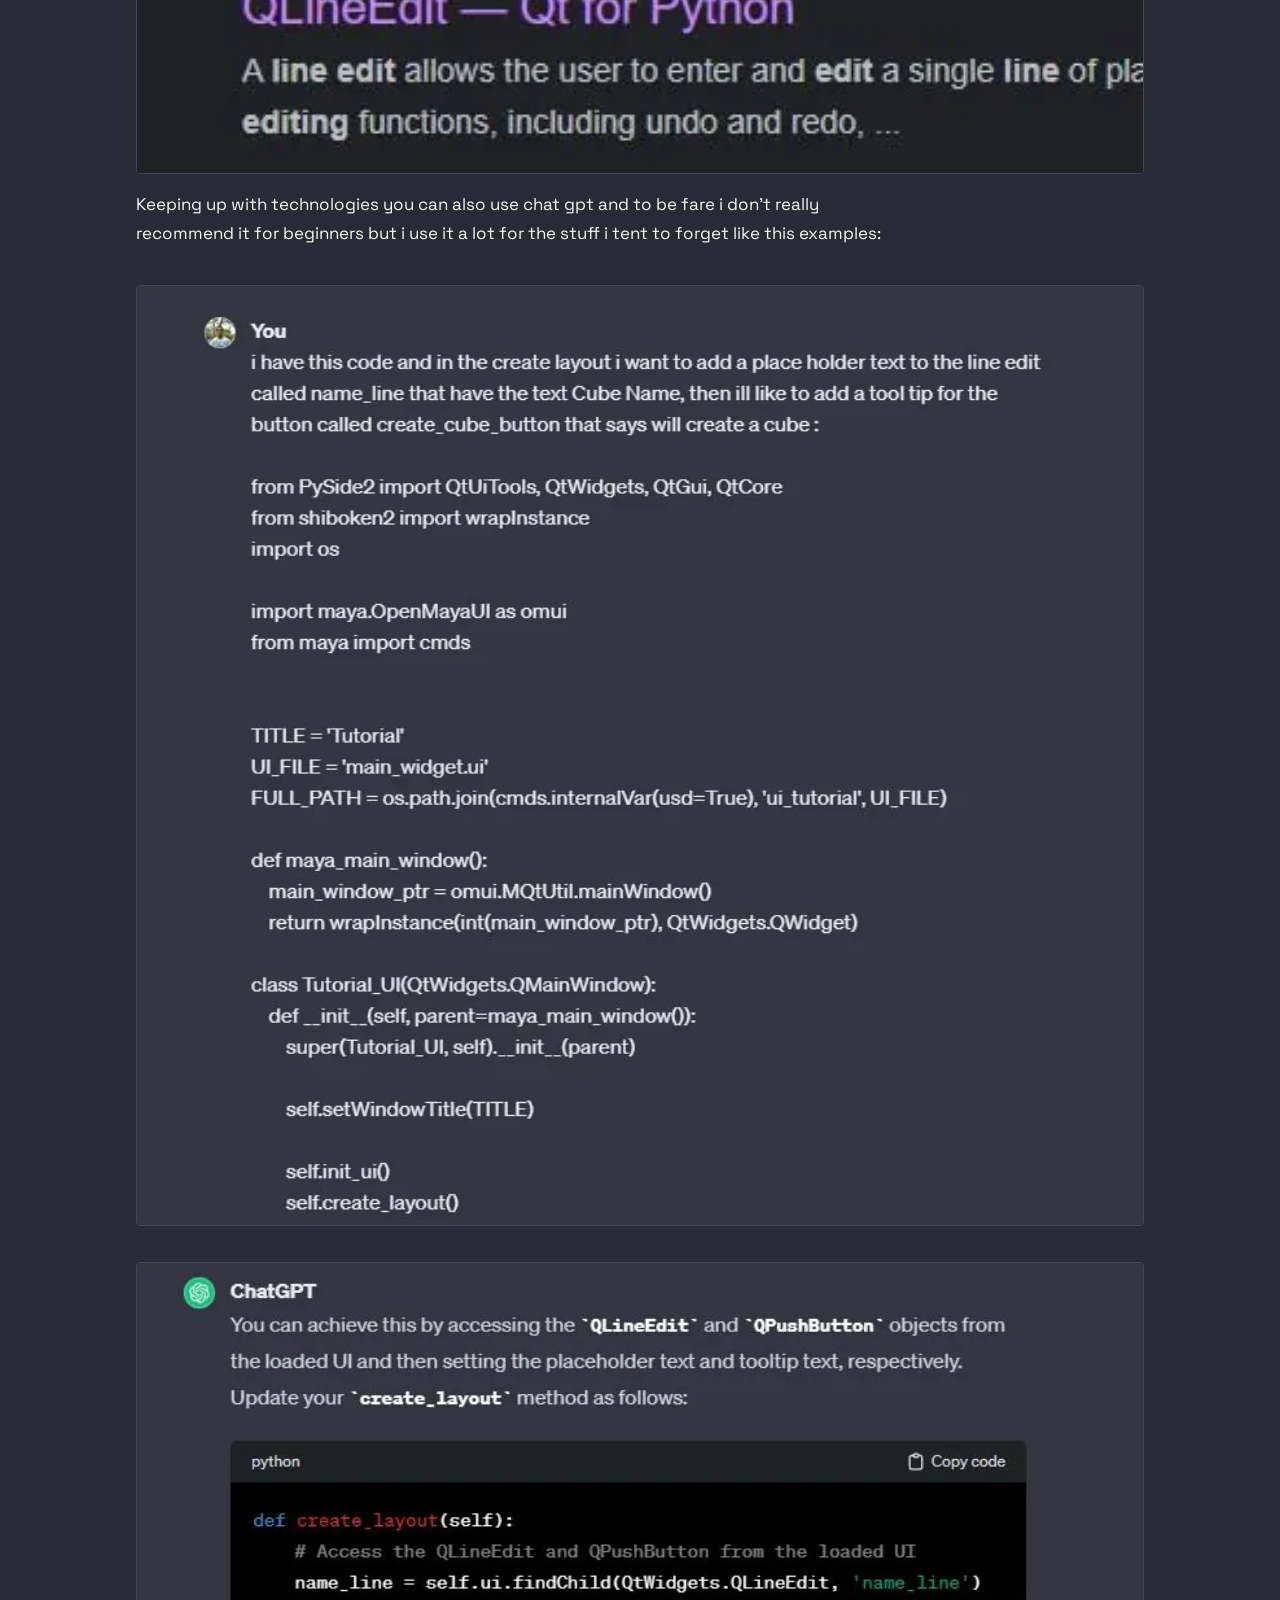
<file: qt-designer-basics/index.html>
<!doctype html>
<html lang="en">
<head>
<meta charset="utf-8">
<meta name="viewport" content="width=device-width, initial-scale=1">
<title>Qt Designer for Maya — Build a Python Tool UI | Render de Martes</title>
<meta name="description" content="Build a Maya tool UI with Qt Designer and PySide: widget setup, loading the .ui in Maya, wiring buttons to Python commands, and keeping the window docked and sane.">
<link rel="canonical" href="https://renderdemartes.com/qt-designer-basics/">
<meta property="og:type" content="website">
<meta property="og:title" content="Qt Designer for Maya — Build a Python Tool UI | Render de Martes">
<meta property="og:description" content="Build a Maya tool UI with Qt Designer and PySide: widget setup, loading the .ui in Maya, wiring buttons to Python commands, and keeping the window docked and sane.">
<meta property="og:url" content="https://renderdemartes.com/qt-designer-basics/">
<meta property="og:image" content="https://renderdemartes.com/assets/img/og.jpg">
<meta property="og:image:width" content="1200">
<meta property="og:image:height" content="630">
<meta property="og:image:alt" content="Esteban Rodriguez - technical artist, rigging and Python">
<meta property="og:site_name" content="Render de Martes">
<meta name="twitter:card" content="summary_large_image">
<link rel="icon" href="/assets/img/favicon.ico" sizes="any">
<link rel="icon" href="/assets/img/favicon-32.png" type="image/png" sizes="32x32">
<link rel="apple-touch-icon" href="/assets/img/apple-touch-icon.png">
<link rel="preload" href="/assets/fonts/space-grotesk-700-latin.woff2" as="font" type="font/woff2" crossorigin>
<link rel="preload" href="/assets/fonts/jetbrains-mono-400-latin.woff2" as="font" type="font/woff2" crossorigin>
<link rel="stylesheet" href="/assets/css/fonts.css?v=7f36f3b8">
<link rel="stylesheet" href="/assets/css/site.css?v=8be7aee8">
<script type="application/ld+json">{"@context": "https://schema.org", "@type": "Person", "name": "Esteban Rodriguez", "url": "https://renderdemartes.com/", "jobTitle": "Technical Artist — Rigging & Python", "description": "Character rigger and rigging tools developer. Maya, Unreal, Unity. Creator of Mutant Tools.", "address": {"@type": "PostalAddress", "addressLocality": "Vancouver", "addressRegion": "BC", "addressCountry": "CA"}, "sameAs": ["https://www.linkedin.com/in/esteban-rodriguez-488a68147/", "https://www.youtube.com/@renderdemartes6049", "https://mutanttools.com/"], "knowsAbout": ["Character rigging", "Autodesk Maya", "Unreal Engine", "Python", "Facial rigging", "Pipeline tools"]}</script>
<script type="application/ld+json">{"@context": "https://schema.org", "@type": "HowTo", "name": "Qt Designer basics for Maya tools", "description": "Build a Maya tool UI with Qt Designer and PySide: widget setup, loading the .ui in Maya, wiring buttons to Python commands, and keeping the window docked and sane.", "url": "https://renderdemartes.com/qt-designer-basics/", "author": {"@type": "Person", "name": "Esteban Rodriguez", "url": "https://renderdemartes.com/"}, "step": [{"@type": "HowToStep", "name": "01Qt Designer Widget"}, {"@type": "HowToStep", "name": "02Loading the UI in Maya"}, {"@type": "HowToStep", "name": "03Loading the UI to Maya!"}, {"@type": "HowToStep", "name": "04Testing the Window..."}, {"@type": "HowToStep", "name": "05Creating the layout"}, {"@type": "HowToStep", "name": "06Making the create cube function"}, {"@type": "HowToStep", "name": "07Conecting the button"}, {"@type": "HowToStep", "name": "08Done!"}]}</script>
</head>
<body>
<a class="skip" href="#main">Skip to content</a>

<header class="nav">
  <a class="nav__mark" href="/">
    <img class="nav__logo" src="/assets/img/logo-mark.webp" srcset="/assets/img/logo-mark@2x.webp 2x" width="66" height="96" alt="" decoding="async">
    <span class="hide-sm">RENDER&nbsp;&nbsp;DE&nbsp;&nbsp;MARTES</span><span class="only-sm">RDM</span>
  </a>
  <nav class="nav__links" aria-label="Sections">
    <a href="/">CV</a>
    <a href="/academic/">ACADEMIC</a>
    <a href="https://mutanttools.com/" target="_blank" rel="noopener"><span class="hide-sm">MUTANT </span>TOOLS <span aria-hidden="true">↗</span></a>
  </nav>
</header>
<main id="main">
  <article class="wf">
    <header class="wf__head">
      <p class="section__kicker">W O R K F L O W &nbsp; · &nbsp; 06 &nbsp; O F &nbsp; 07</p>
      <h1 class="wf__h1">Qt Designer basics for Maya tools</h1>
      <p class="wf__lede">Build a Maya tool UI that does not look like 2004: a widget in Qt Designer, loaded into Maya with PySide, wired to Python commands you can actually maintain.</p>
      <ul class="chips"><li>QT DESIGNER</li><li>PYSIDE</li><li>PYTHON</li><li>MAYA</li></ul>
    </header>

    <div class="wf__body">
      <h3 class="wf-h3">Qt Designer Tutorial</h3>
      <p class="wf-p">In this tutorial, we are going to be creating a tool that creates cubes with custom names… how exciting!!</p>
      <p class="wf-p">While there are various approaches to accomplishing the same task, I would like to share my preferred method – the one I typically employ in production work. It’s important to note that this isn’t the sole option available, and I encourage you to explore different techniques and enhance your skills throughout your journey. This approach has proven effective for me, but there’s always room for learning and improvement.</p>
      <p class="wf-p">Maya used to be shipped with a standalone version of qt designer but now it doesn’t anymore… I found this one online that seems to work.</p>
      <h3 class="wf-h3">Disclaimer</h3>
      <p class="wf-p">Some times the indentations in the Python code get fucked up by the website so keep that in mind when copy-pasting the code. At the end, you should be able to download the full code.</p>
      <p class="wf-p">Create a folder in your scripts path: C:\Users\NAME\Documents\maya\202X\scripts</p>
      <p class="wf-p">And then create a file called __init__.py so we can import that folder into Maya. The file can be empty so don’t worry about it. Just test the import code if you are worried about it.</p>
      <pre class="wf-code"><code># Find the scripts folder.
cmds.internalVar(usd=True)
# Result: 'C:/Users/Esteban/Documents/maya/2022/scripts/' #</code></pre>
      <figure class="wf-media"><img src="/assets/img/tut/qt-designer-basics/init.webp" alt="" loading="lazy" decoding="async"></figure>
      <h2 class="wf-h2"><span class="wf-h2__n">01</span>Qt Designer Widget</h2>
      <p class="wf-p">Create a Widget and save it into the same folder. In this tutorial, I’m going to be using the name main_widget but try to be more descriptive with your names in the actual tool you do.</p>
      <figure class="wf-media"><img src="/assets/img/tut/qt-designer-basics/CreateWidget.webp" alt="" loading="lazy" decoding="async"></figure>
      <figure class="wf-media"><img src="/assets/img/tut/qt-designer-basics/MainWidget.webp" alt="" loading="lazy" decoding="async"></figure>
      <p class="wf-p">First, create a layout by dragging it into the UI, then click the main widget and lay it out in a grid so it frames and scales with the UI.</p>
      <figure class="wf-media"><img src="/assets/img/tut/qt-designer-basics/01layout.webp" alt="" loading="lazy" decoding="async"></figure>
      <figure class="wf-media"><img src="/assets/img/tut/qt-designer-basics/02frame.webp" alt="" loading="lazy" decoding="async"></figure>
      <p class="wf-p">Then we add the line edit and the button.</p>
      <figure class="wf-media"><img src="/assets/img/tut/qt-designer-basics/03line.webp" alt="" loading="lazy" decoding="async"></figure>
      <figure class="wf-media"><img src="/assets/img/tut/qt-designer-basics/04button.webp" alt="" loading="lazy" decoding="async"></figure>
      <p class="wf-p">Something pretty boring with complex UI but really important is: naming the widgets. It’s critical since that’s the name we are going to be using to connect to the custom commands. You can also make the buttons a bit bigger since we are getting old and hitting those small tiny little buttons is harder every day.</p>
      <figure class="wf-media"><img src="/assets/img/tut/qt-designer-basics/05names.webp" alt="" loading="lazy" decoding="async"></figure>
      <figure class="wf-media"><img src="/assets/img/tut/qt-designer-basics/06morenames.webp" alt="" loading="lazy" decoding="async"></figure>
      <p class="wf-p">Resize it like a normal window and you are ready to go to Maya now! Feel free to add, remove, or change this UI at any time… just remember the names.</p>
      <figure class="wf-media"><img src="/assets/img/tut/qt-designer-basics/07reshape.webp" alt="" loading="lazy" decoding="async"></figure>
      <h2 class="wf-h2"><span class="wf-h2__n">02</span>Loading the UI in Maya</h2>
      <p class="wf-p">This part may be confusing for some beginners, but I’ll do my best to explain it as simply as possible… My goal is that my mother should be able to create her first UI with this tutorial… so if you don’t understand something just feel free to copy-paste the code of each section and ask chat gpt…</p>
      <p class="wf-p">Understanding the logic before creating something… I have this preset that I use that I want to explain part by part before adding anything crazy to it.</p>
      <p class="wf-p">The imports that we need explained by google and chat gpt.</p>
      <p class="wf-p">PySide 2 is a set of Python bindings for Qt, a popular cross-platform application development framework. Qt is widely used for developing graphical user interfaces (GUIs) and applications that are intended to be run on multiple platforms, such as Windows, Linux, and macOS. PySide 2 allows Python developers to utilize the features and capabilities of the Qt framework while writing their code in Python.</p>
      <p class="wf-p">Shiboken2 is a Python module that provides tools for working with the C++ library of Qt. It is part of the PySide2 package and is used to create Python bindings for Qt.</p>
      <p class="wf-p">The os module provides a way of interacting with the operating system, allowing you to perform tasks such as file and directory manipulation, environment variable access, and more.</p>
      <p class="wf-p">OpenMayaUI allows us to interact with native Maya API. Allowing us to use Maya as the parent for the UI Widget.</p>
      <p class="wf-p">cmds. is just maya cmds…</p>
      <pre class="wf-code"><code>from PySide2 import QtUiTools, QtWidgets, QtGui, QtCore
from shiboken2 import wrapInstance
import os

import maya.OpenMayaUI as omui
from maya import cmds</code></pre>
      <p class="wf-p">We establish these constants at the beginning of the file so we can point to the UI path and set a title for the UI.</p>
      <p class="wf-p">FULL_PATH is just your scripts folder + folder name + ui name but in a good way… please don’t make my mistake and hardcode your paths when you are starting working with code…</p>
      <pre class="wf-code"><code>TITLE = 'Tutorial'
UI_FILE = 'main_widget.ui'
FULL_PATH = os.path.join(cmds.internalVar(usd=True), 'ui_tutorial', UI_FILE)</code></pre>
      <p class="wf-p">Remember that I mentioned we will use Maya native UI as the parent for our widget? This is the way to get it… We just need to have this function so that when we set a parent for the UI we have one…</p>
      <pre class="wf-code"><code>def maya_main_window():
main_window_ptr = omui.MQtUtil.mainWindow()
return wrapInstance(int(main_window_ptr), QtWidgets.QWidget)</code></pre>
      <p class="wf-p">Using classes may seem hard at the beginning and I think learning them while creating UIs is the simpler way… for now just now a Class is like a function that can hold functions and they all are connected with ‘self’, whatever you see that have self. at the beginning is calling whatever have (self) in the function (class functions are called methods so I’ll continue using the work method for them.)</p>
      <p class="wf-p">The class Tutorial_UI has the QtWidgets.QMainWindow as their inheritance. What that means is that it can do whatever the other one can… for now, just now it’s a necessary step for making the UI work.</p>
      <p class="wf-p">The init will have the parent=maya_main_window() function that we mentioned before</p>
      <p class="wf-p">We will set the title</p>
      <p class="wf-p">For the ones who don’t understand classes: Whenever you run a class it will run whatever is in the init. So in this case it will run init_ui, create_layout, and create_connections which are functions that need to exist. We can create them empty for now.</p>
      <pre class="wf-code"><code>class Tutorial_UI(QtWidgets.QMainWindow)
def __init__(self, parent=maya_main_window()):
    super(Tutorial_UI, self).__init__(parent)

    self.setWindowTitle(TITLE)

    self.init_ui()
    self.create_layout()
    self.create_connections()</code></pre>
      <pre class="wf-code"><code>def init_ui(self):
''</code></pre>
      <pre class="wf-code"><code>def create_layout(self):
''</code></pre>
      <pre class="wf-code"><code>def create_connections(self):
''</code></pre>
      <h2 class="wf-h2"><span class="wf-h2__n">03</span>Loading the UI to Maya!</h2>
      <p class="wf-p">This is how we load the UI file that we created in Designer into Maya.</p>
      <p class="wf-p">We need to create a loader object based on QUiLoader, and Then we need to create a Qt File… is something you need to get used to but it can only work with qt objects so you need to create them for whatever you need, in this case, is a file but it also happens with icons or anything external.</p>
      <p class="wf-p">Then we qt read the file and we create the self.ui widget with the file data.</p>
      <p class="wf-p">Then we close the file.</p>
      <p class="wf-p">self.ui is the thing we needed! It will allow us to use anything by just typing self.ui.name_line for example. That is why renaming everything was super important in QT design.</p>
      <p class="wf-p">we can say self is the main window and self.ui is the designer widget.</p>
      <pre class="wf-code"><code>def init_ui(self):
# Load UI file
loader = QtUiTools.QUiLoader()
file = QtCore.QFile(FULL_PATH)
file.open(QtCore.QFile.ReadOnly)
self.ui = loader.load(file, parentWidget=self)
file.close()</code></pre>
      <h2 class="wf-h2"><span class="wf-h2__n">04</span>Testing the Window...</h2>
      <p class="wf-p">With the init_ui method created and running we should be able to see the UI in Maya, if you are using the script editor you can just run everything with this code at the end to create the UI.</p>
      <p class="wf-p">The Ui is a class, so we need to create an object for it. The object is just the same thing but with a custom name instead of self. So object = Class(), then just object.show(), object.close(), etc.</p>
      <pre class="wf-code"><code>if __name__ == "__main__":
try:
  cTutorial_UI.close()
  cTutorial_UI.deleteLater()
except Exception as e:
    print("An error occurred: {}".format(e))

   cTutorial_UI = Tutorial_UI()
   cTutorial_UI.show()</code></pre>
      <figure class="wf-media"><img src="/assets/img/tut/qt-designer-basics/windowappears.webp" alt="" loading="lazy" decoding="async"></figure>
      <h2 class="wf-h2"><span class="wf-h2__n">05</span>Creating the layout</h2>
      <p class="wf-p">For this UI ill probably won’t add anything to the create layout but to give an example we will add a tooltip and a placeholder text.</p>
      <p class="wf-p">This part will run before creating the connections and I usually use it mostly to add icons and make it more beautiful but feel free to use it for whatever you need!</p>
      <h3 class="wf-h3">Possibilities</h3>
      <p class="wf-p">To be able to know what you can do just google pyqt + widget name, the first link will be the documentation for that specific widget… there is a lot but everything is pretty explicit and you will understand it fast enough</p>
      <figure class="wf-media"><img src="/assets/img/tut/qt-designer-basics/pyqtsearch.webp" alt="" loading="lazy" decoding="async"></figure>
      <p class="wf-p">Keeping up with technologies you can also use chat gpt and to be fare i don’t really recommend it for beginners but i use it a lot for the stuff i tent to forget like this examples:</p>
      <figure class="wf-media"><img src="/assets/img/tut/qt-designer-basics/chatgpt1.webp" alt="" loading="lazy" decoding="async"></figure>
      <figure class="wf-media"><img src="/assets/img/tut/qt-designer-basics/chatgpt2.webp" alt="" loading="lazy" decoding="async"></figure>
      <h3 class="wf-h3">Tooltip and Placeholder text</h3>
      <p class="wf-p">We can see that the chat gave us a lot of crap code that we don’t need and thats why I don’t recommend it for beginners. We only need the cirle parts of the code.</p>
      <p class="wf-p">We will just use self.ui to create the desire result instead of finding the widgets.</p>
      <p class="wf-p">self.ui.name_line.setPlaceholderText(‘Cube Name’) will work for the line edit and self.ui.create_cube_button.setToolTip(‘Will create a cube’) for the button.</p>
      <pre class="wf-code"><code>def create_layout(self):
self.ui.name_line.setPlaceholderText('Cube Name')
self.ui.create_cube_button.setToolTip('Will create a cube')</code></pre>
      <figure class="wf-media"><img src="/assets/img/tut/qt-designer-basics/placeholdertooltip.webp" alt="" loading="lazy" decoding="async"></figure>
      <h2 class="wf-h2"><span class="wf-h2__n">06</span>Making the create cube function</h2>
      <figure class="wf-media"><img src="/assets/img/tut/qt-designer-basics/createMethod.webp" alt="" loading="lazy" decoding="async"></figure>
      <p class="wf-p">We will create a new method on the class, again just like creating a function inside but with self so we can use it as part of the UI.</p>
      <pre class="wf-code"><code>def create_cube(self):
name_text = self.ui.name_line.text()
cube = cmds.polyCube(name=name_text)
return cube</code></pre>
      <p class="wf-p">Pretty simple… we just need to grab the name and this is the way. we just call the self.ui &gt; name_line &gt; text().. We are just asking for the text on it and that is it!</p>
      <figure class="wf-media"><img src="/assets/img/tut/qt-designer-basics/lineEditDocs.webp" alt="" loading="lazy" decoding="async"></figure>
      <h2 class="wf-h2"><span class="wf-h2__n">07</span>Conecting the button</h2>
      <pre class="wf-code"><code>def create_connections(self):
self.ui.create_cube_button.clicked.connect(self.create_cube)</code></pre>
      <p class="wf-p">Connecting the button is pretty straightforward also.</p>
      <p class="wf-p">self.ui &gt; create_cube_button &gt; clicked &gt; connect &gt; (self.create_cube)We grab the ui, we find the button, and we tell the button that whenever get clicks it does something, in this case, create the cube.</p>
      <h2 class="wf-h2"><span class="wf-h2__n">08</span>Done!</h2>
      <figure class="wf-media wf-media--video"><video class="wf-video" poster="/assets/img/tut/qt-designer-basics/createCube.poster.webp" width="1100" height="548" muted loop playsinline preload="none" data-autoplay aria-label="Rigging clip"><source src="/assets/img/tut/qt-designer-basics/createCube.mp4" type="video/mp4"></video></figure>
    </div>

    <section class="found found--wf">
      <p class="found__kicker">B U I L T &nbsp; T H I S &nbsp; W A Y &nbsp; F O R &nbsp; Y O U ?</p>
      <h2 class="found__title">I do this on shows, not just on my own time.</h2>
      <p class="found__note">Every workflow on this site is the one I use in production. If you want it applied to your characters instead of read about, that is the job.</p>
      <p class="found__row">
        <a class="btn" href="https://bluetaperigging.com/" target="_blank" rel="noopener">HIRE BLUETAPE RIGGING <span aria-hidden="true">↗</span></a>
        <a class="btn btn--ghost" href="/hire-a-freelance-character-rigger/">RIGGING SERVICES →</a>
      </p>
    </section>

    <nav class="wf-more" aria-label="More workflows">
      <p class="section__kicker">M O R E &nbsp; W O R K F L O W S</p>
      <div class="wf-more__grid"><a class="wf-card" href="/ai-rigging-with-mutant-tools/"><span class="wf-card__title">AI rigging an orc with Mutant Tools</span><span class="wf-card__note">An experiment: an orc rigged 100% by AI</span><span class="wf-card__go">OPEN →</span></a><a class="wf-card" href="/creature-rigging/"><span class="wf-card__title">Creature rigging</span><span class="wf-card__note">Quadruped template, wings, split-geo skinning</span><span class="wf-card__go">OPEN →</span></a><a class="wf-card" href="/face-rig-study/"><span class="wf-card__title">Face rig study</span><span class="wf-card__note">Layered facial systems, region by region</span><span class="wf-card__go">OPEN →</span></a></div>
    </nav>
  </article>
</main>

  <a class="outbound" href="https://mutanttools.com/" target="_blank" rel="noopener">
    <span class="outbound__left">
      <span class="outbound__title">MUTANT TOOLS</span>
      <span class="outbound__note">Modular autorigger for Maya — body, face, quadrupeds, props.</span>
    </span>
    <span class="outbound__go">MUTANTTOOLS.COM <span aria-hidden="true">↗</span></span>
  </a>

<footer class="foot" id="contact">
  <div class="foot__contact">
    <p class="section__kicker">C O N T A C T</p>
    <h2 class="foot__title">Need a rigger?</h2>
    <p class="foot__lead">Freelance work goes through <a href="https://bluetaperigging.com/" target="_blank" rel="noopener">Bluetape Rigging</a>. For anything else, LinkedIn is the fastest way to reach me.</p>
    <p class="foot__btns">
      <a class="btn btn--cyan" href="https://www.linkedin.com/in/esteban-rodriguez-488a68147/" target="_blank" rel="noopener">LINKEDIN PROFILE <span aria-hidden="true">↗</span></a>
      <a class="btn btn--ghost" href="https://bluetaperigging.com/" target="_blank" rel="noopener">BLUETAPE RIGGING <span aria-hidden="true">↗</span></a>
    </p>
  </div>
  <nav class="foot__services" aria-label="Services">
    <p class="foot__colhead">SERVICES</p>
    <a href="/hire-a-freelance-character-rigger/">HIRE A FREELANCE RIGGER</a>
    <a href="/maya-rigging-services/">MAYA RIGGING</a>
    <a href="/unreal-engine-character-rigging/">UNREAL RIGGING</a>
    <a href="/facial-rigging-services/">FACIAL RIGGING</a>
    <a href="/rigging-outsourcing-for-studios/">RIGGING FOR STUDIOS</a>
  </nav>
  <nav class="foot__links" aria-label="Elsewhere">
    <a href="https://www.linkedin.com/in/esteban-rodriguez-488a68147/" target="_blank" rel="noopener">LINKEDIN ↗</a>
    <a href="https://www.youtube.com/@renderdemartes6049/videos" target="_blank" rel="noopener">YOUTUBE ↗</a>
    <a href="https://mutanttools.com/" target="_blank" rel="noopener">MUTANTTOOLS.COM ↗</a>
    <a href="/academic/">ACADEMIC</a>
    <a href="/creature-rigging/">WORKFLOWS</a>
  </nav>
  <p class="foot__fine">© 2026 Esteban Rodriguez · Costa Rica, working remotely worldwide · built with Claude — who has time to build a website while building rigs?</p>
</footer>

<script src="/assets/js/site.js?v=4e685639" defer></script>
</body>
</html>
</file>
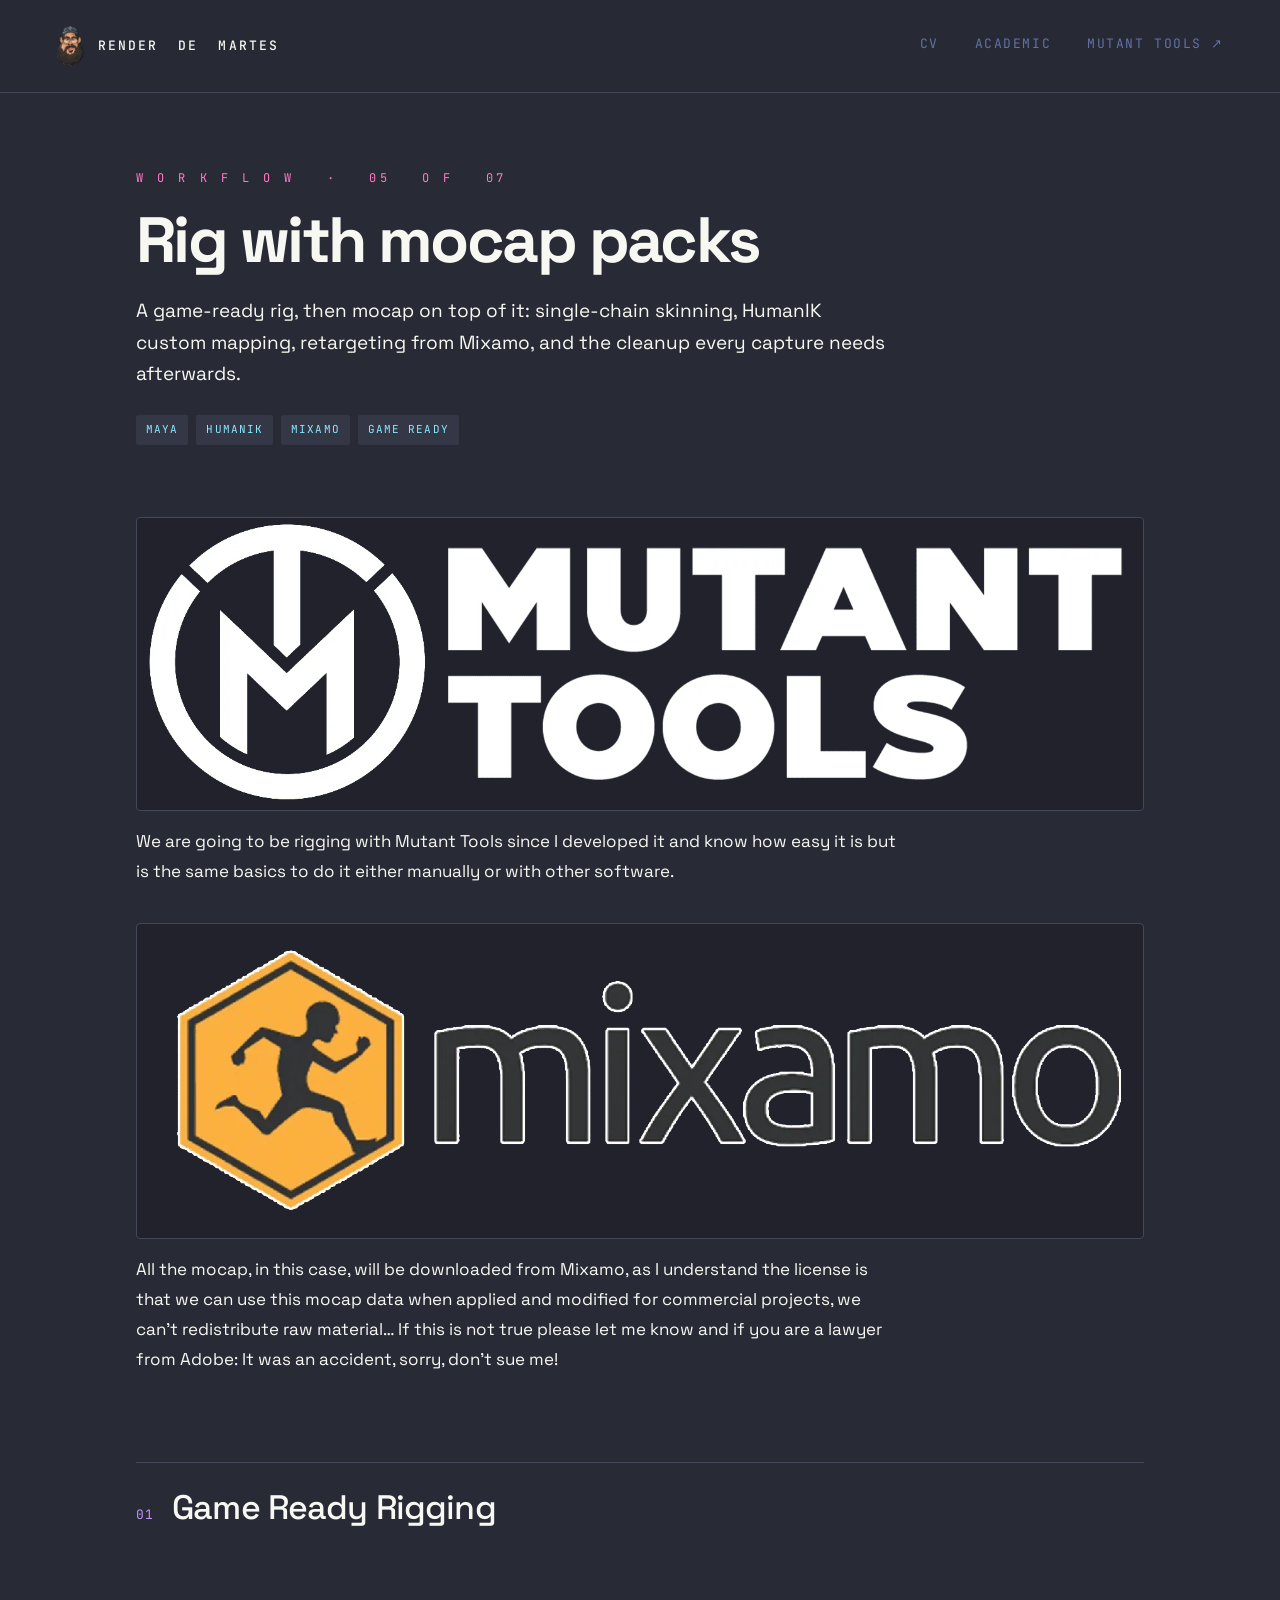
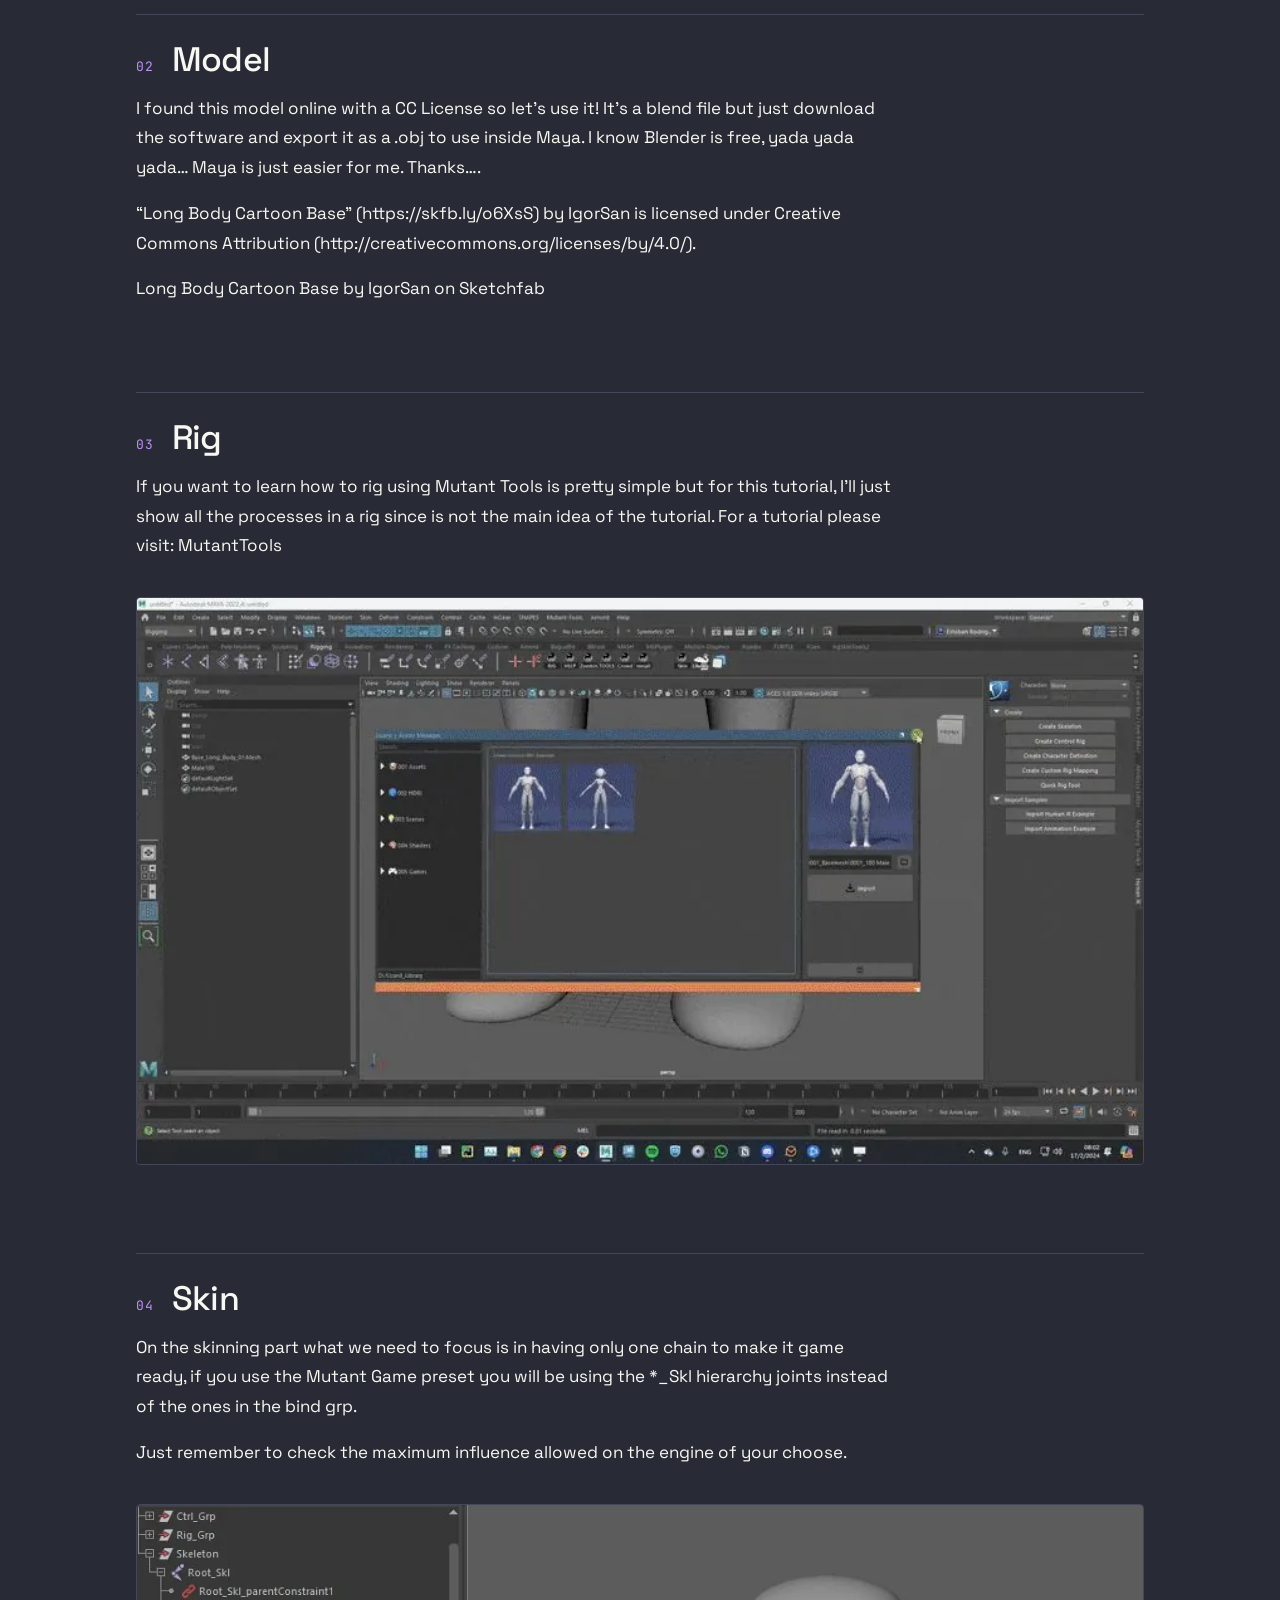
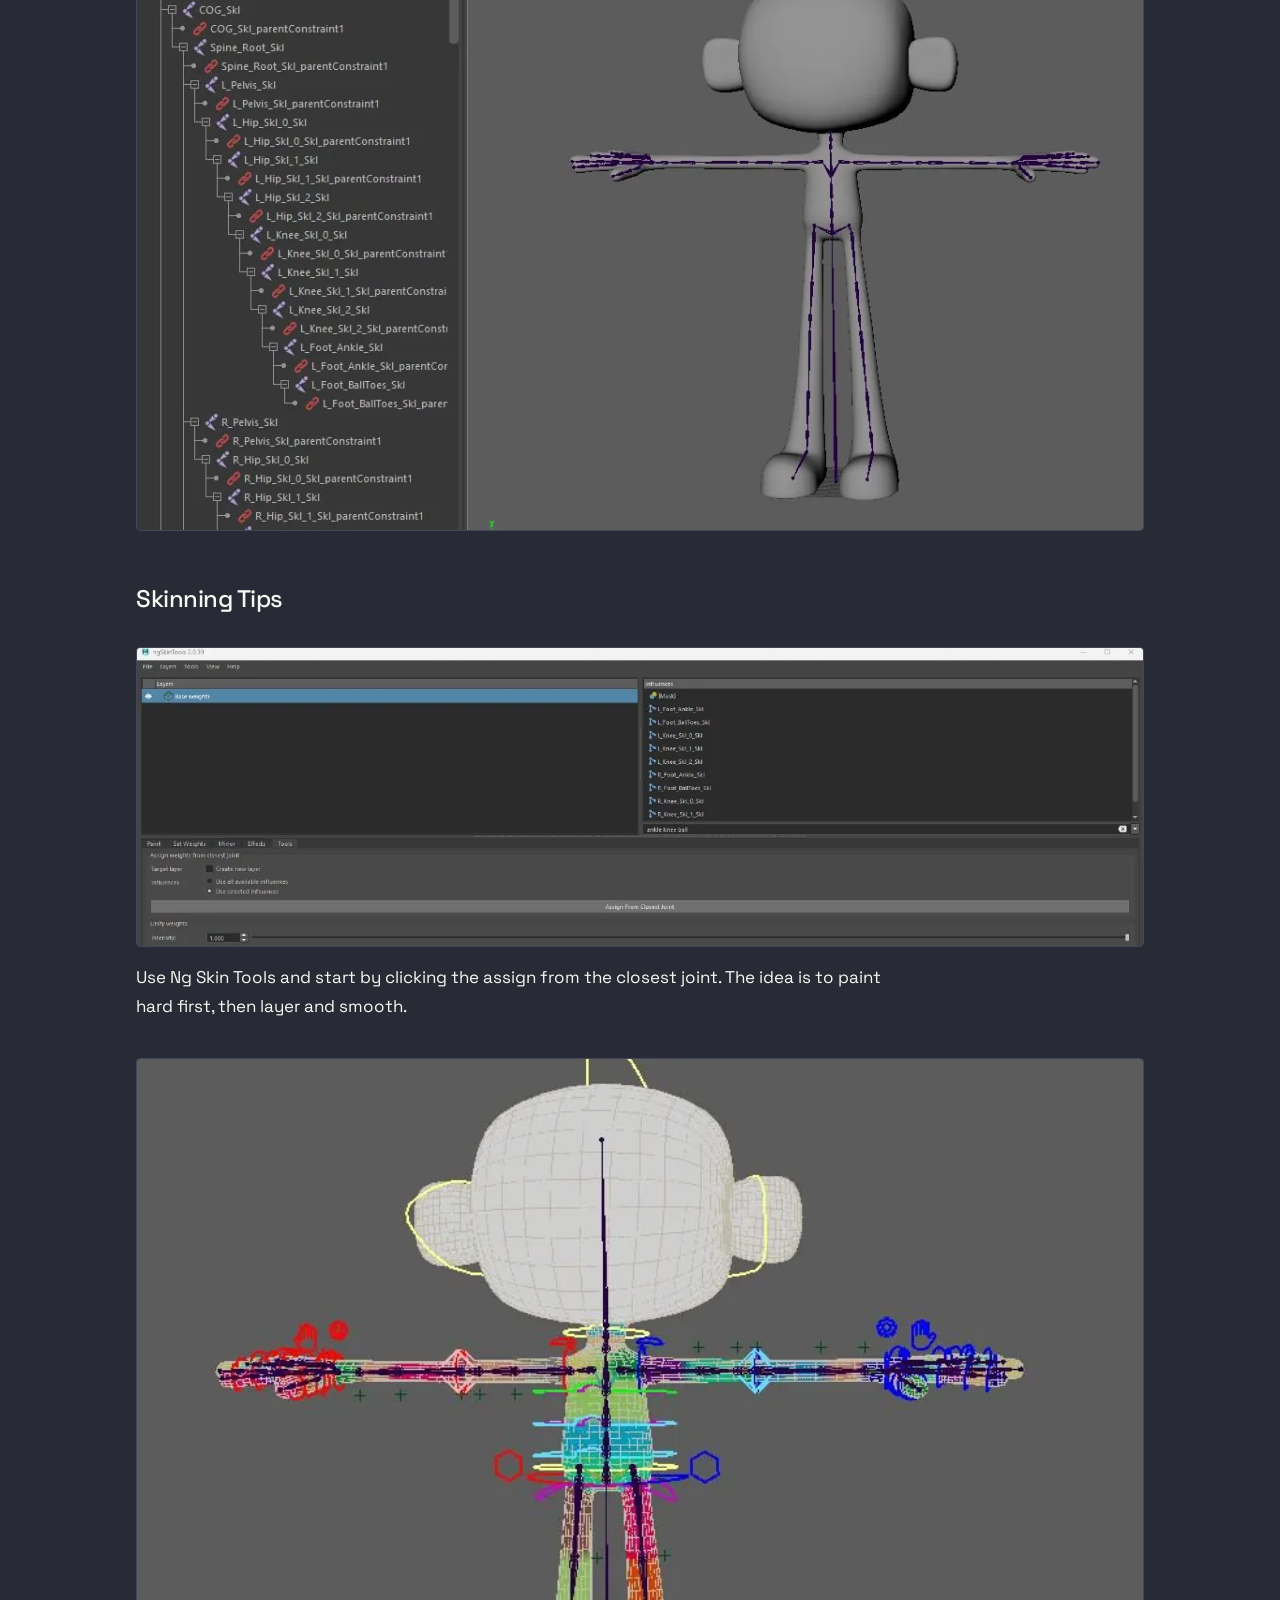
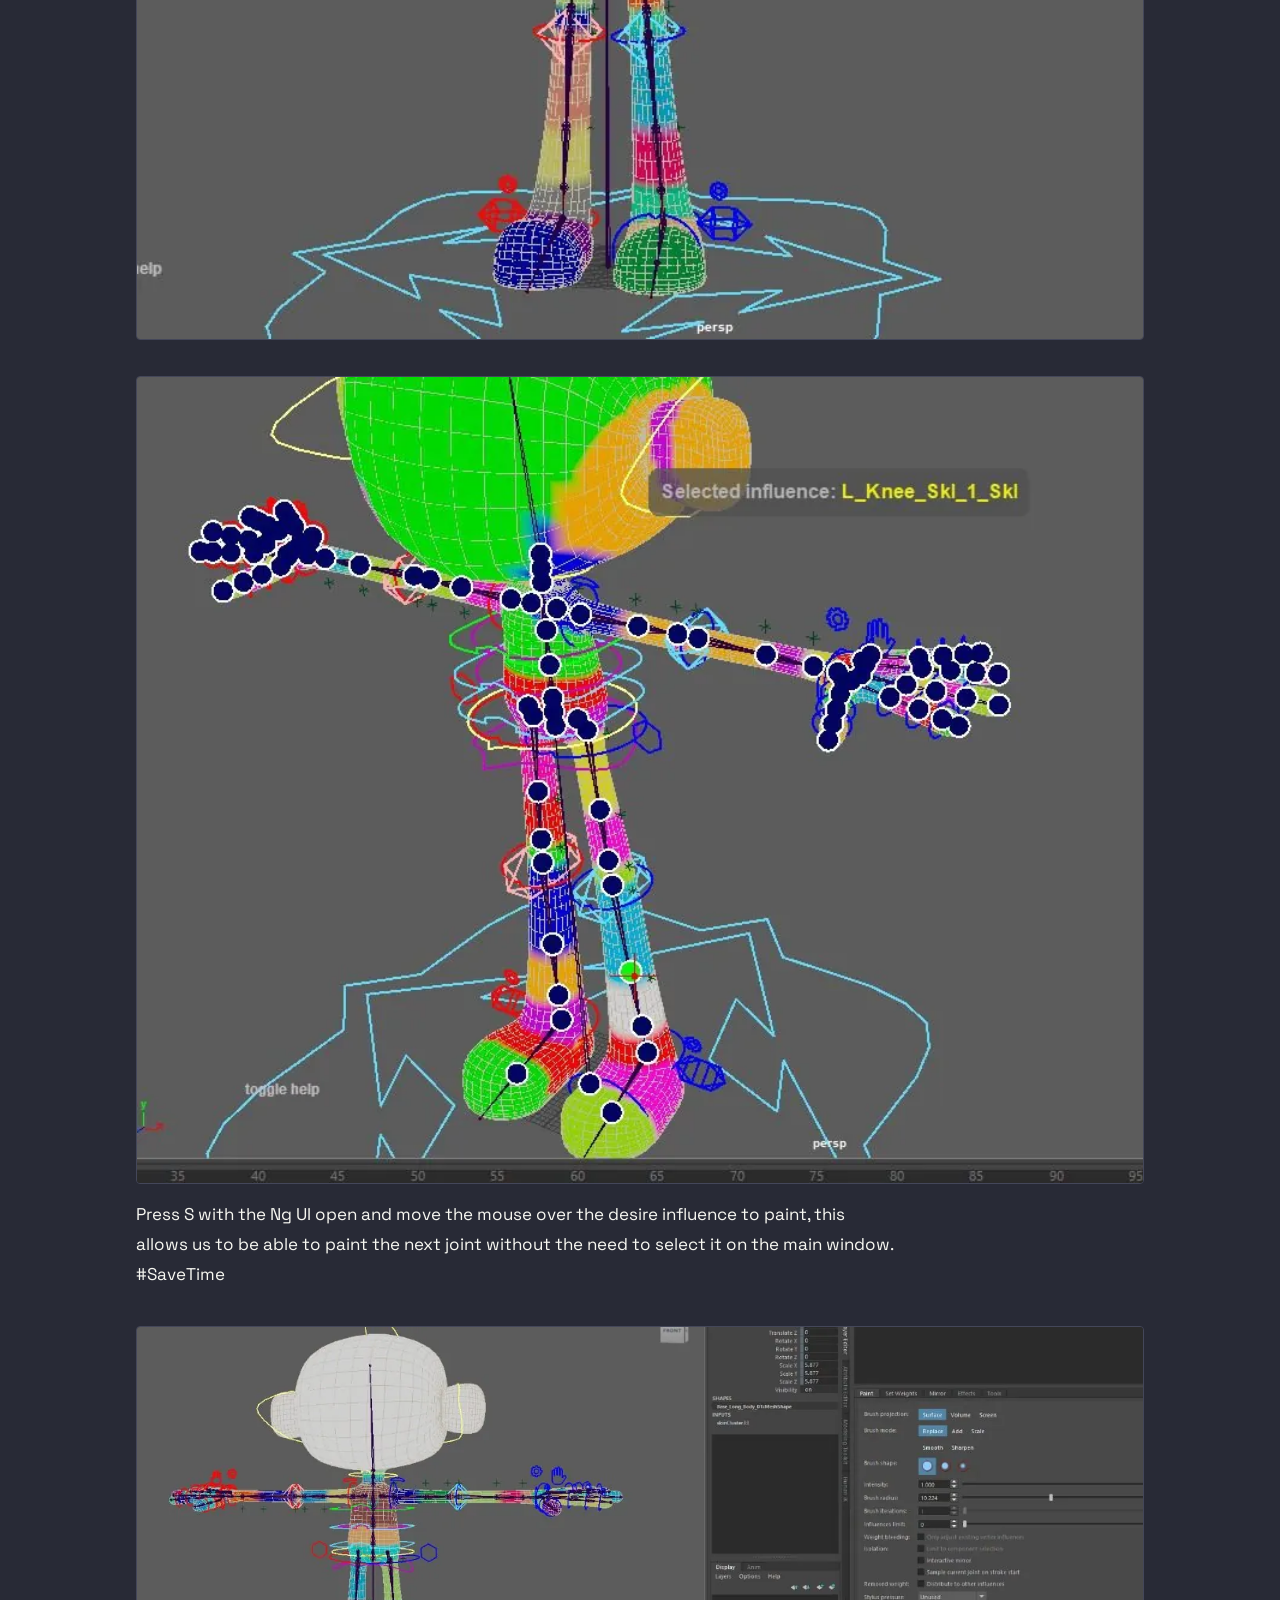
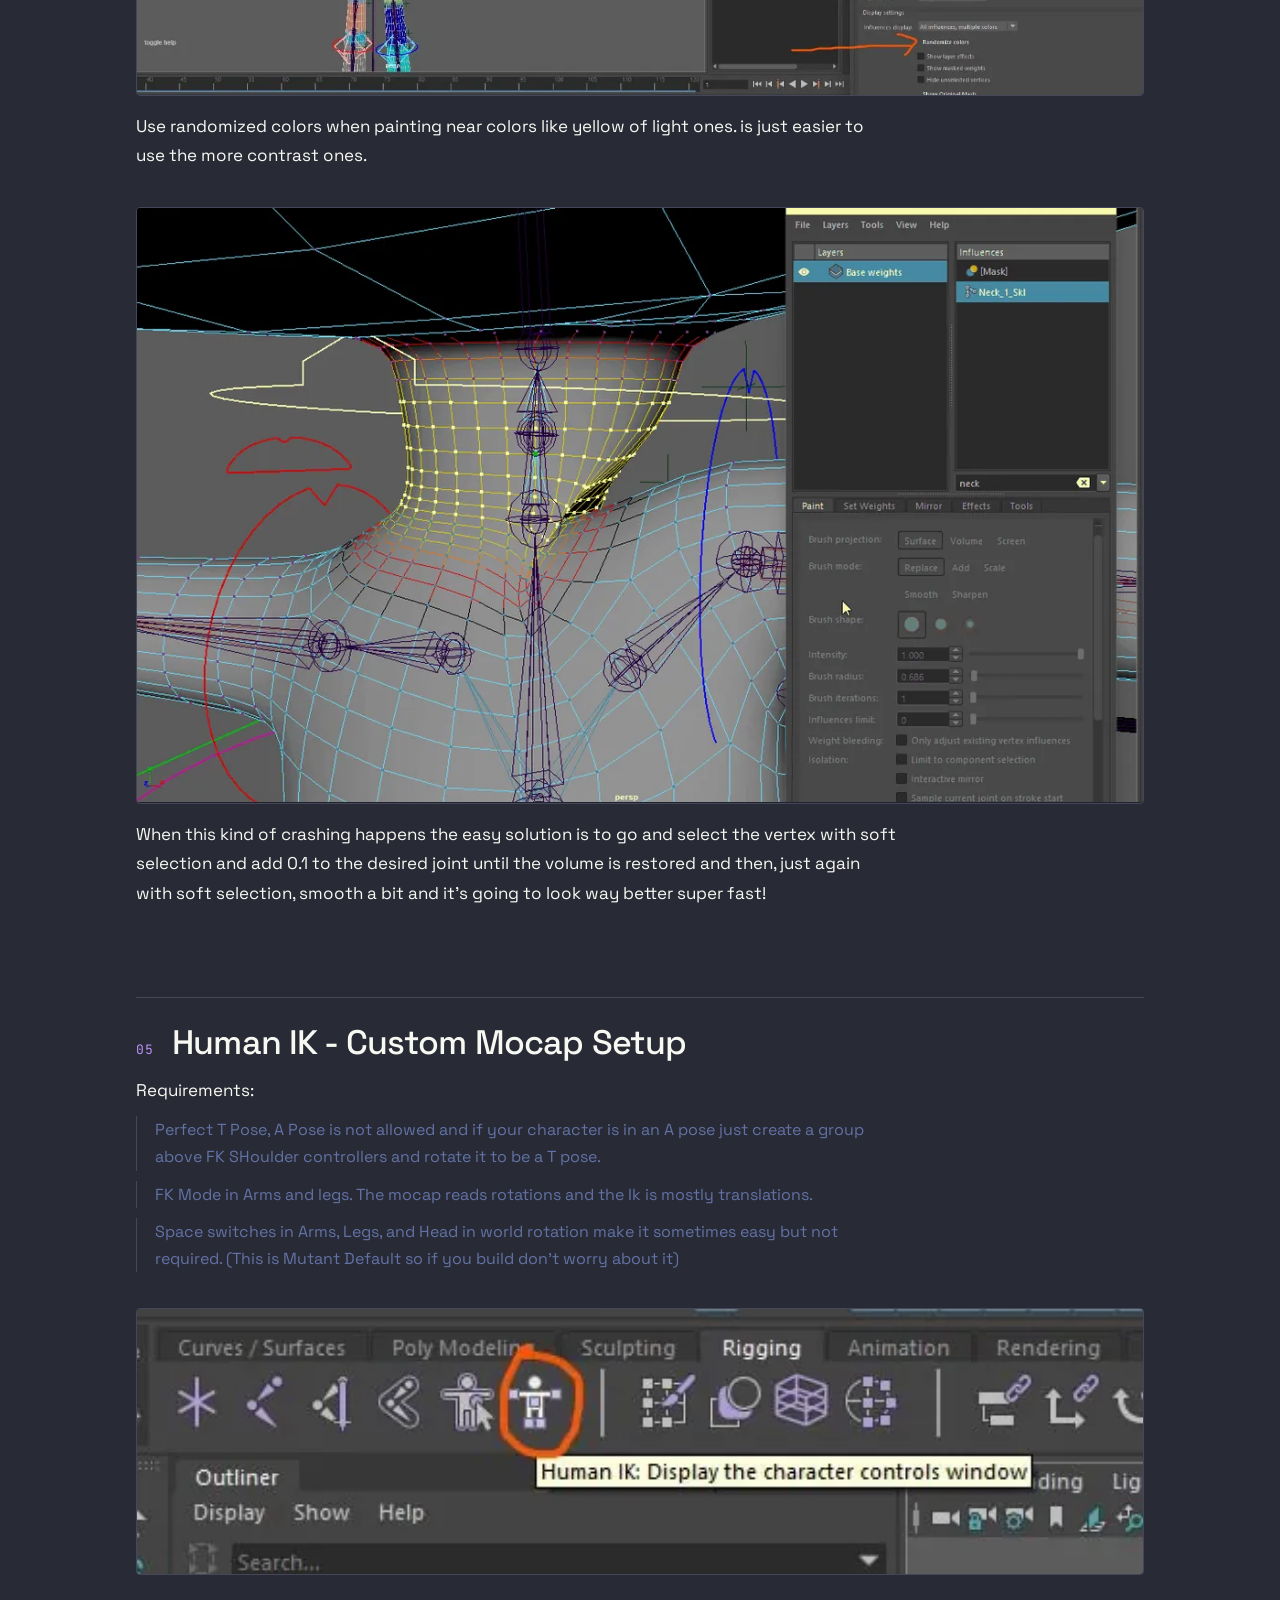
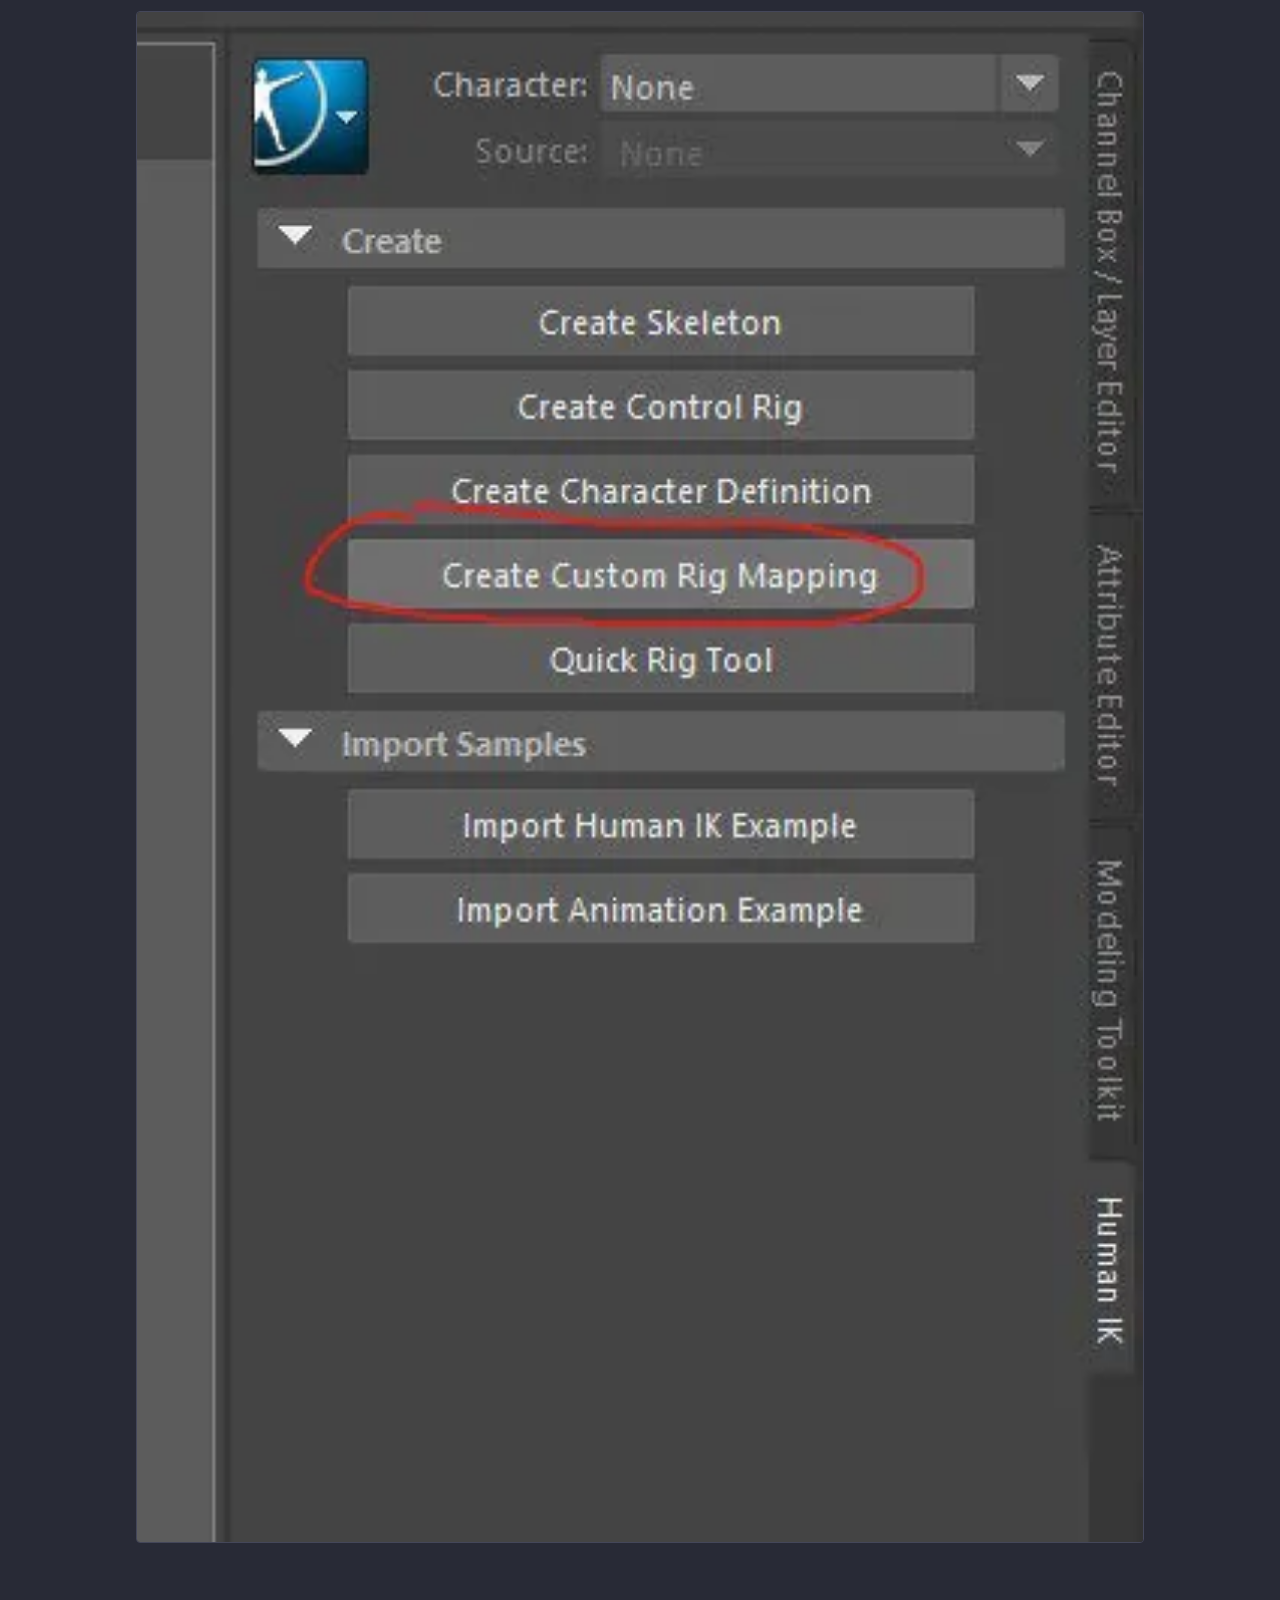
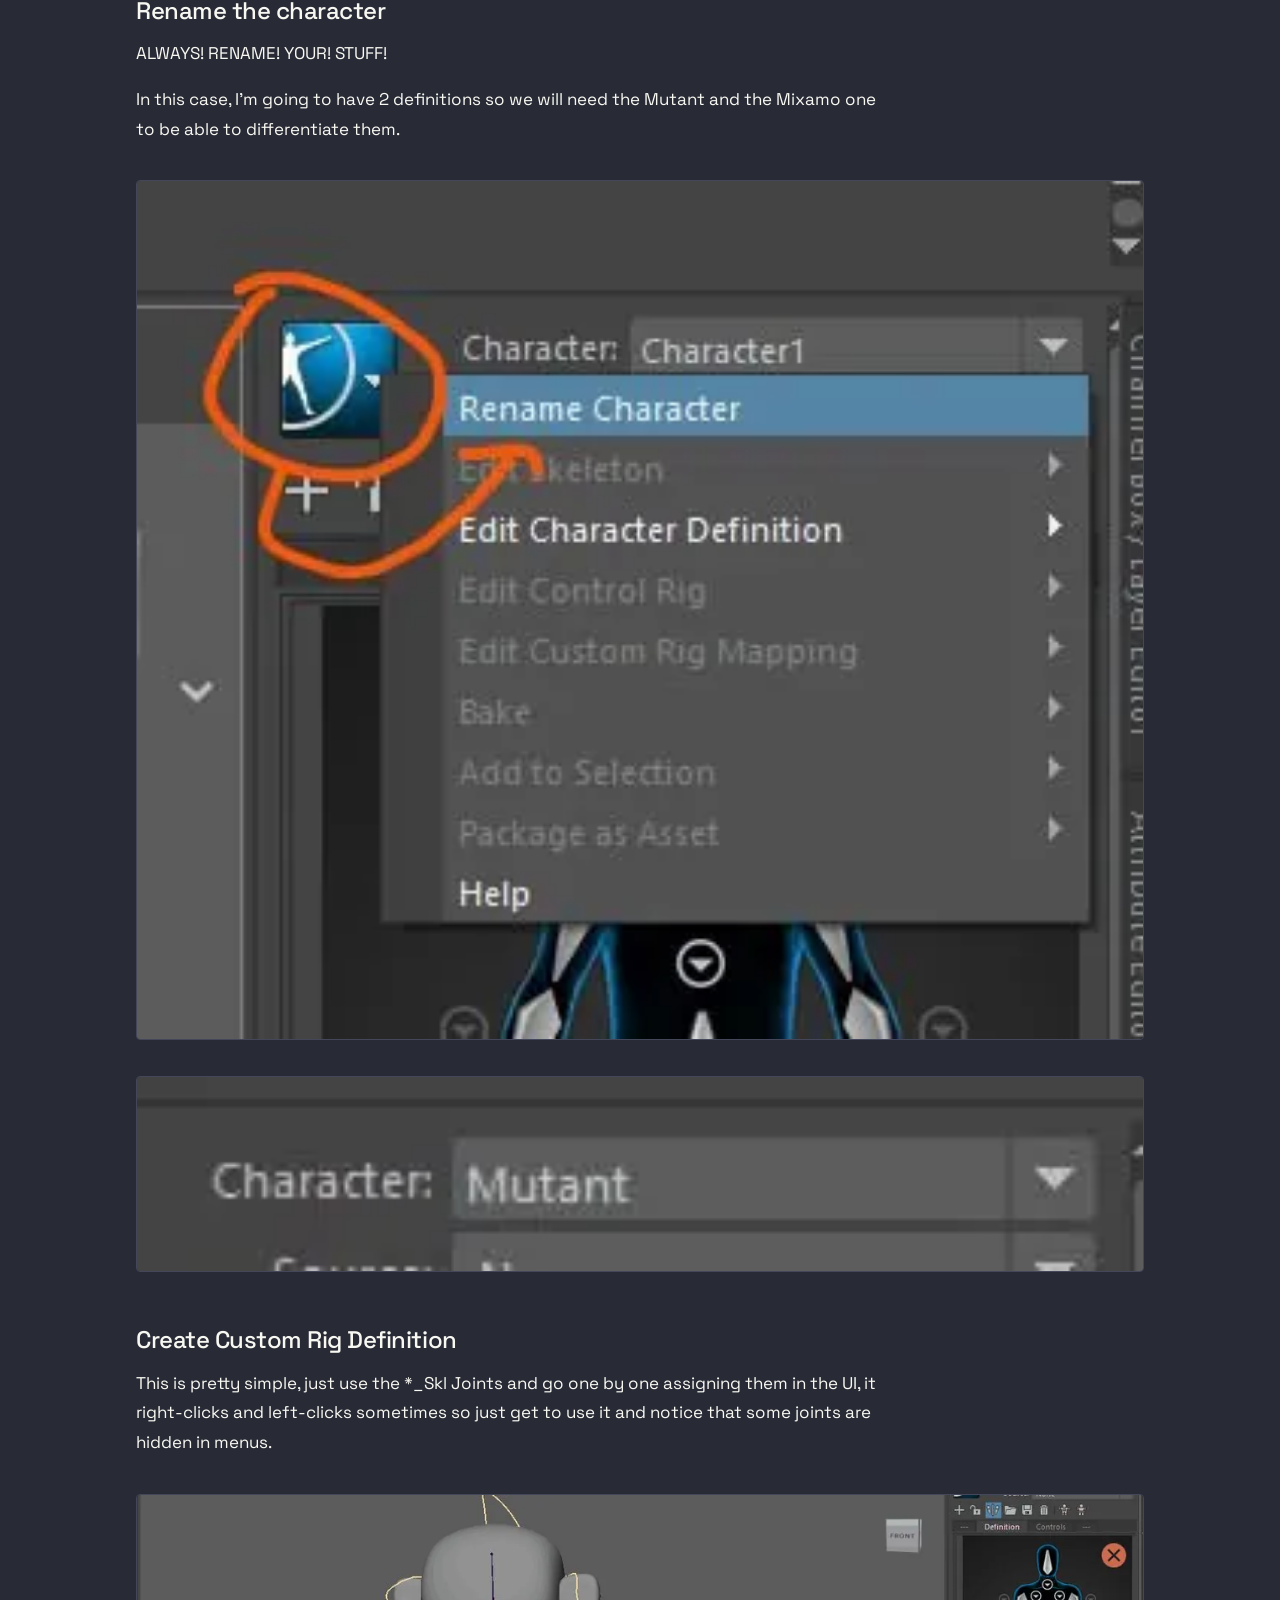
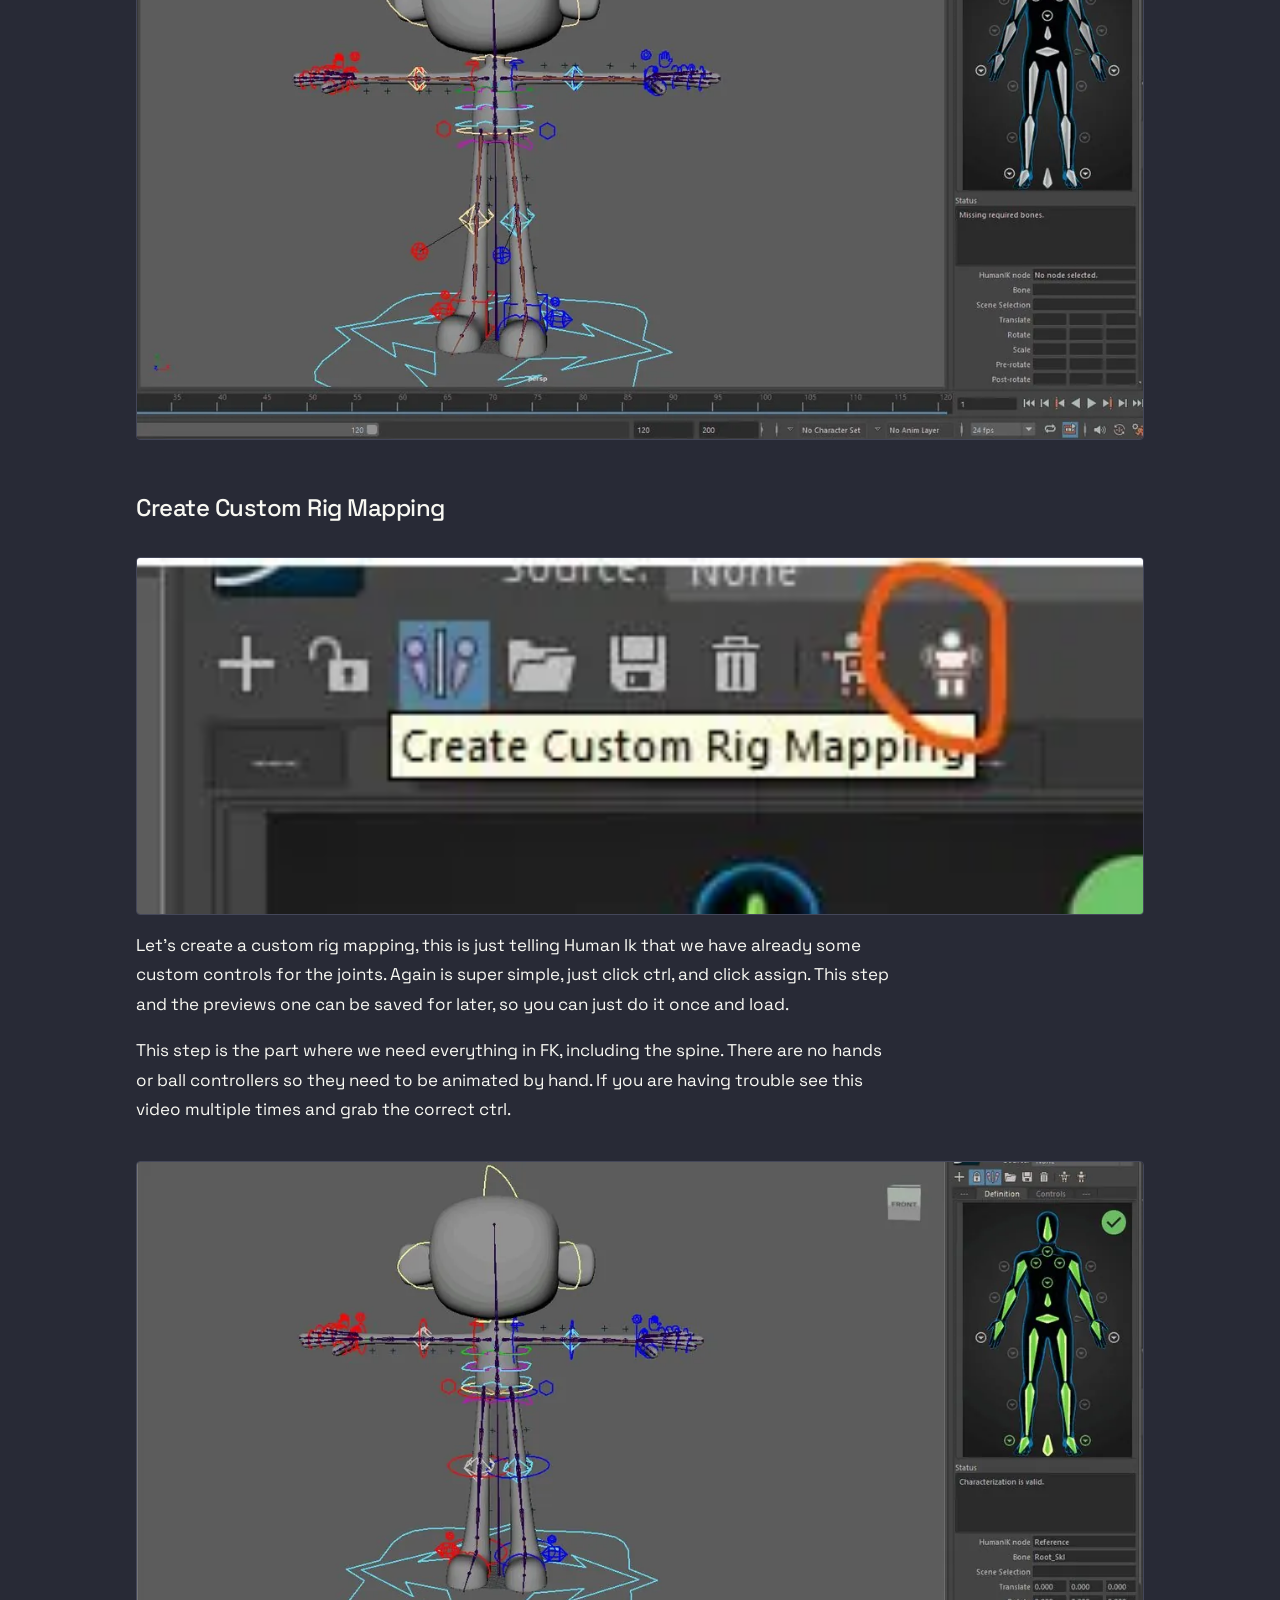
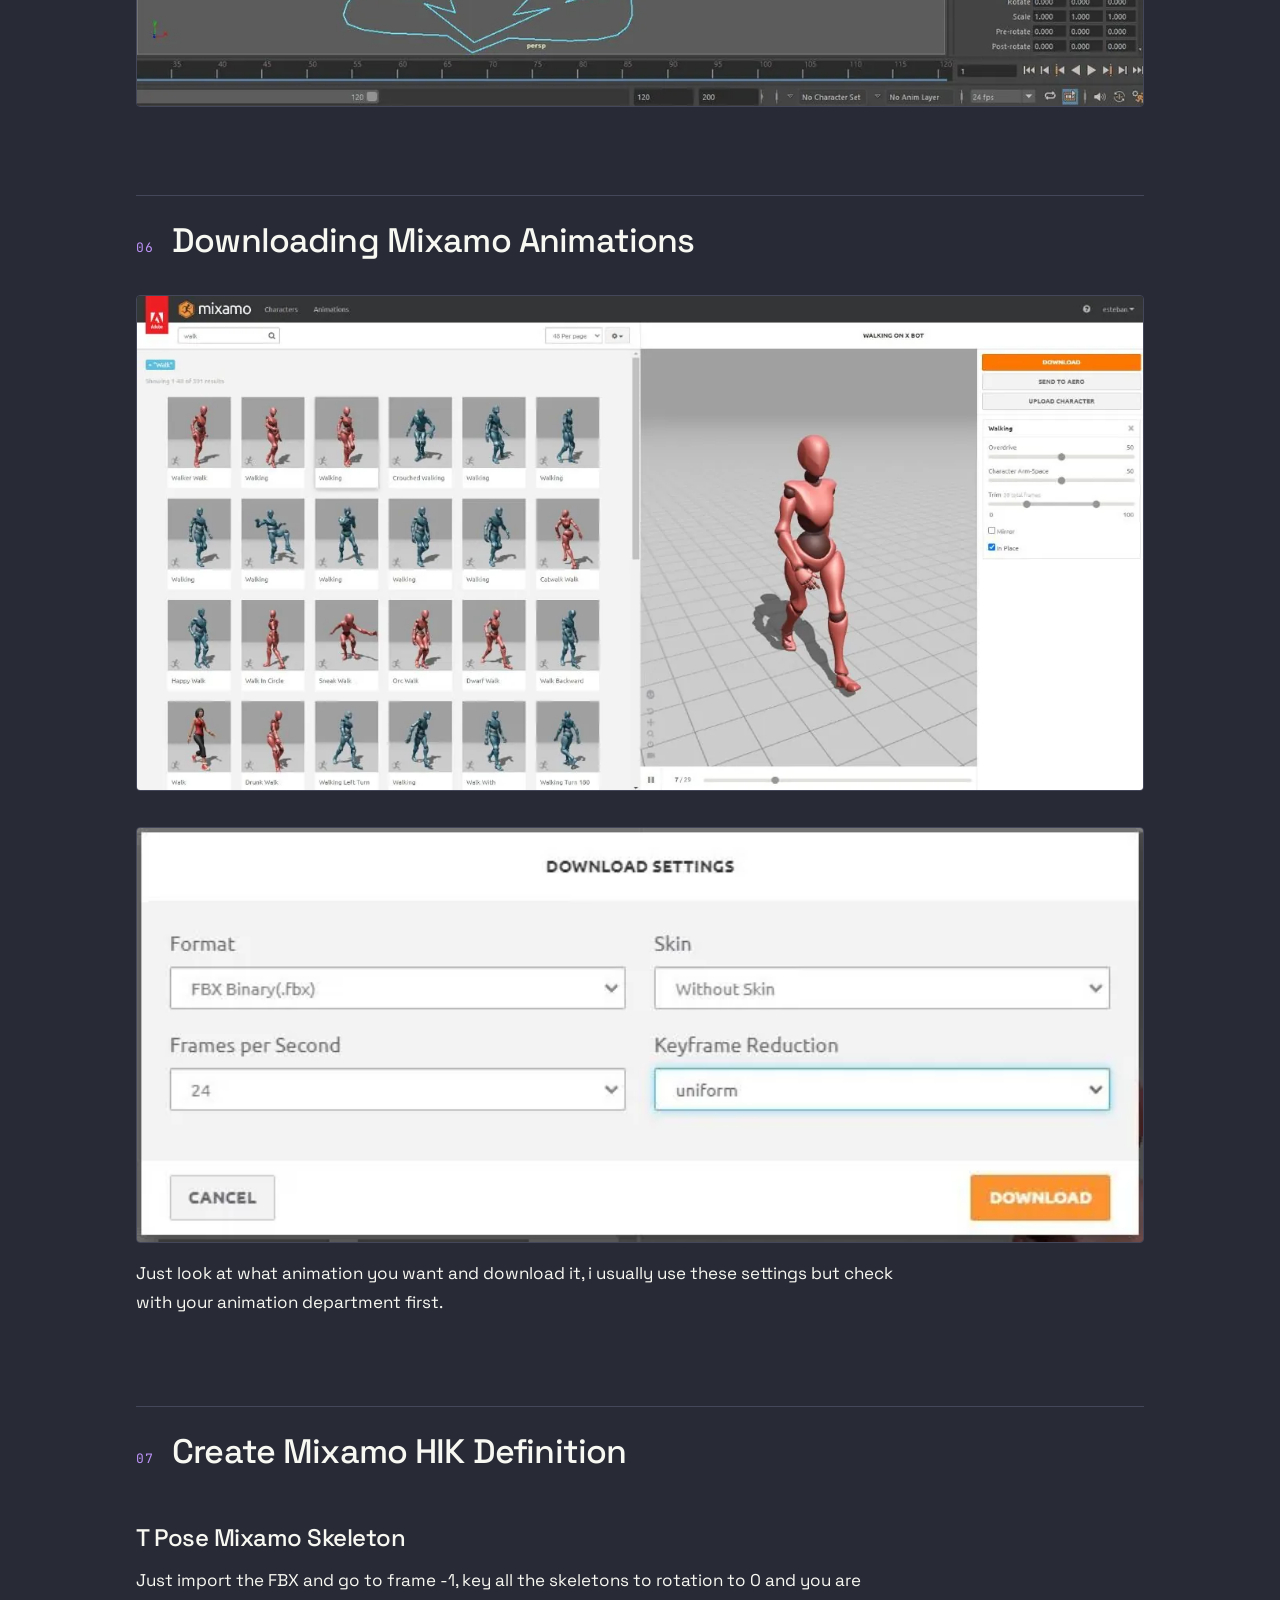
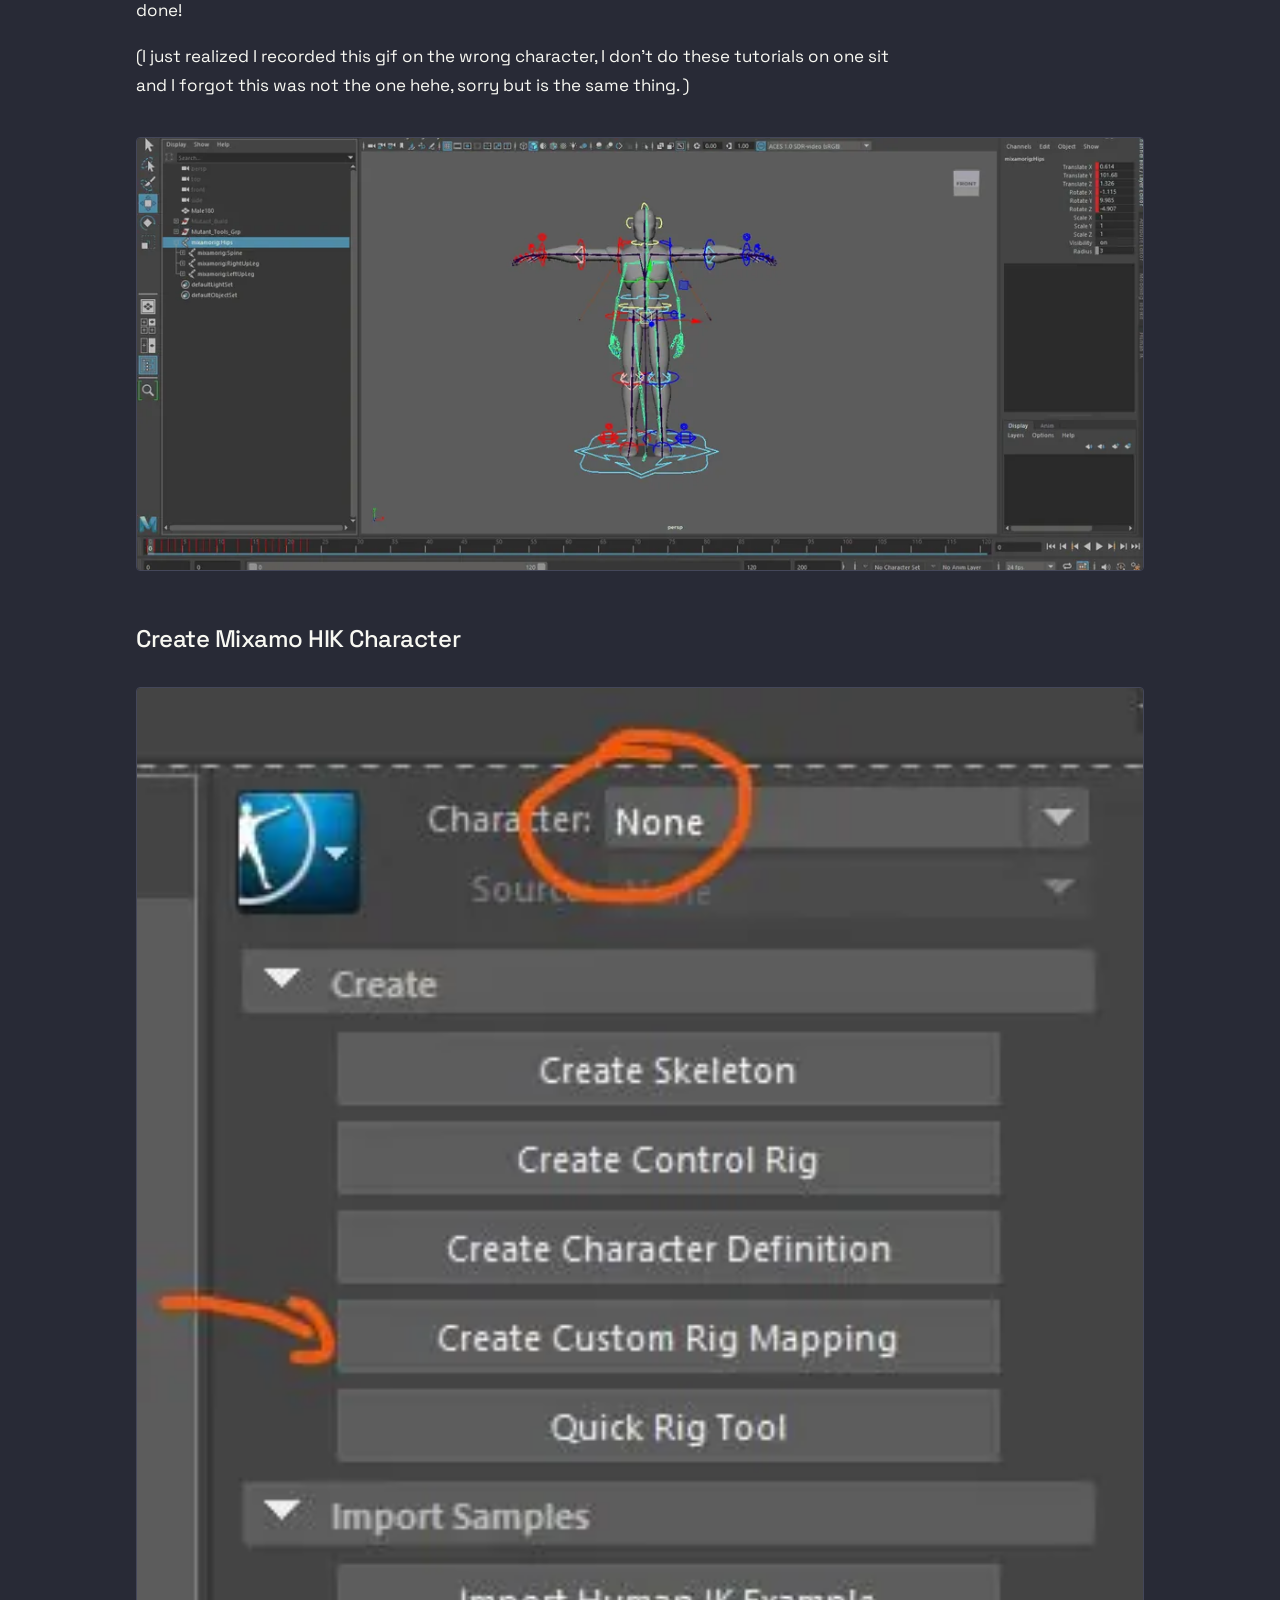
<file: rig-with-mocap-packs/index.html>
<!doctype html>
<html lang="en">
<head>
<meta charset="utf-8">
<meta name="viewport" content="width=device-width, initial-scale=1">
<title>Game-Ready Rigging with Mocap Packs — HumanIK &amp; Mixamo | Render de Martes</title>
<meta name="description" content="Build a game-ready rig in Maya and drive it with mocap: single joint chain skinning, HumanIK custom mapping, Mixamo retargeting, and fixing feet and hands after the bake.">
<link rel="canonical" href="https://renderdemartes.com/rig-with-mocap-packs/">
<meta property="og:type" content="website">
<meta property="og:title" content="Game-Ready Rigging with Mocap Packs — HumanIK &amp; Mixamo | Render de Martes">
<meta property="og:description" content="Build a game-ready rig in Maya and drive it with mocap: single joint chain skinning, HumanIK custom mapping, Mixamo retargeting, and fixing feet and hands after the bake.">
<meta property="og:url" content="https://renderdemartes.com/rig-with-mocap-packs/">
<meta property="og:image" content="https://renderdemartes.com/assets/img/og.jpg">
<meta property="og:image:width" content="1200">
<meta property="og:image:height" content="630">
<meta property="og:image:alt" content="Esteban Rodriguez - technical artist, rigging and Python">
<meta property="og:site_name" content="Render de Martes">
<meta name="twitter:card" content="summary_large_image">
<link rel="icon" href="/assets/img/favicon.ico" sizes="any">
<link rel="icon" href="/assets/img/favicon-32.png" type="image/png" sizes="32x32">
<link rel="apple-touch-icon" href="/assets/img/apple-touch-icon.png">
<link rel="preload" href="/assets/fonts/space-grotesk-700-latin.woff2" as="font" type="font/woff2" crossorigin>
<link rel="preload" href="/assets/fonts/jetbrains-mono-400-latin.woff2" as="font" type="font/woff2" crossorigin>
<link rel="stylesheet" href="/assets/css/fonts.css?v=7f36f3b8">
<link rel="stylesheet" href="/assets/css/site.css?v=8be7aee8">
<script type="application/ld+json">{"@context": "https://schema.org", "@type": "Person", "name": "Esteban Rodriguez", "url": "https://renderdemartes.com/", "jobTitle": "Technical Artist — Rigging & Python", "description": "Character rigger and rigging tools developer. Maya, Unreal, Unity. Creator of Mutant Tools.", "address": {"@type": "PostalAddress", "addressLocality": "Vancouver", "addressRegion": "BC", "addressCountry": "CA"}, "sameAs": ["https://www.linkedin.com/in/esteban-rodriguez-488a68147/", "https://www.youtube.com/@renderdemartes6049", "https://mutanttools.com/"], "knowsAbout": ["Character rigging", "Autodesk Maya", "Unreal Engine", "Python", "Facial rigging", "Pipeline tools"]}</script>
<script type="application/ld+json">{"@context": "https://schema.org", "@type": "HowTo", "name": "Rig with mocap packs", "description": "Build a game-ready rig in Maya and drive it with mocap: single joint chain skinning, HumanIK custom mapping, Mixamo retargeting, and fixing feet and hands after the bake.", "url": "https://renderdemartes.com/rig-with-mocap-packs/", "author": {"@type": "Person", "name": "Esteban Rodriguez", "url": "https://renderdemartes.com/"}, "step": [{"@type": "HowToStep", "name": "01Game Ready Rigging"}, {"@type": "HowToStep", "name": "02Model"}, {"@type": "HowToStep", "name": "03Rig"}, {"@type": "HowToStep", "name": "04Skin"}, {"@type": "HowToStep", "name": "05Human IK - Custom Mocap Setup"}, {"@type": "HowToStep", "name": "06Downloading Mixamo Animations"}, {"@type": "HowToStep", "name": "07Create Mixamo HIK Definition"}, {"@type": "HowToStep", "name": "08Mixamo Mocap &gt; Custom Rig"}, {"@type": "HowToStep", "name": "09Bake Animation"}, {"@type": "HowToStep", "name": "10Export FBX"}, {"@type": "HowToStep", "name": "11Import to Unreal"}, {"@type": "HowToStep", "name": "12Quick Anim Fix"}]}</script>
</head>
<body>
<a class="skip" href="#main">Skip to content</a>

<header class="nav">
  <a class="nav__mark" href="/">
    <img class="nav__logo" src="/assets/img/logo-mark.webp" srcset="/assets/img/logo-mark@2x.webp 2x" width="66" height="96" alt="" decoding="async">
    <span class="hide-sm">RENDER&nbsp;&nbsp;DE&nbsp;&nbsp;MARTES</span><span class="only-sm">RDM</span>
  </a>
  <nav class="nav__links" aria-label="Sections">
    <a href="/">CV</a>
    <a href="/academic/">ACADEMIC</a>
    <a href="https://mutanttools.com/" target="_blank" rel="noopener"><span class="hide-sm">MUTANT </span>TOOLS <span aria-hidden="true">↗</span></a>
  </nav>
</header>
<main id="main">
  <article class="wf">
    <header class="wf__head">
      <p class="section__kicker">W O R K F L O W &nbsp; · &nbsp; 05 &nbsp; O F &nbsp; 07</p>
      <h1 class="wf__h1">Rig with mocap packs</h1>
      <p class="wf__lede">A game-ready rig, then mocap on top of it: single-chain skinning, HumanIK custom mapping, retargeting from Mixamo, and the cleanup every capture needs afterwards.</p>
      <ul class="chips"><li>MAYA</li><li>HUMANIK</li><li>MIXAMO</li><li>GAME READY</li></ul>
    </header>

    <div class="wf__body">
      <figure class="wf-media"><img src="/assets/img/tut/rig-with-mocap-packs/LogoWhite2.webp" alt="" loading="lazy" decoding="async"></figure>
      <p class="wf-p">We are going to be rigging with Mutant Tools since I developed it and know how easy it is but is the same basics to do it either manually or with other software.</p>
      <figure class="wf-media"><img src="/assets/img/tut/rig-with-mocap-packs/kisspng-mixamo-animation-reallusion-3d-computer-graphics-3-5bf9f2493ed4c1.1587865215431071452574.webp" alt="" loading="lazy" decoding="async"></figure>
      <p class="wf-p">All the mocap, in this case, will be downloaded from Mixamo, as I understand the license is that we can use this mocap data when applied and modified for commercial projects, we can’t redistribute raw material… If this is not true please let me know and if you are a lawyer from Adobe: It was an accident, sorry, don’t sue me!</p>
      <h2 class="wf-h2"><span class="wf-h2__n">01</span>Game Ready Rigging</h2>
      <h2 class="wf-h2"><span class="wf-h2__n">02</span>Model</h2>
      <p class="wf-p">I found this model online with a CC License so let’s use it! It’s a blend file but just download the software and export it as a .obj to use inside Maya. I know Blender is free, yada yada yada… Maya is just easier for me. Thanks….</p>
      <p class="wf-p">“Long Body Cartoon Base” (https://skfb.ly/o6XsS) by IgorSan is licensed under Creative Commons Attribution (http://creativecommons.org/licenses/by/4.0/).</p>
      <p class="wf-p">Long Body Cartoon Base by IgorSan on Sketchfab</p>
      <h2 class="wf-h2"><span class="wf-h2__n">03</span>Rig</h2>
      <p class="wf-p">If you want to learn how to rig using Mutant Tools is pretty simple but for this tutorial, I’ll just show all the processes in a rig since is not the main idea of the tutorial. For a tutorial please visit: MutantTools</p>
      <figure class="wf-media wf-media--video"><video class="wf-video" poster="/assets/img/tut/rig-with-mocap-packs/riggingSpeed.poster.webp" width="800" height="450" muted loop playsinline preload="none" data-autoplay aria-label="Rigging clip"><source src="/assets/img/tut/rig-with-mocap-packs/riggingSpeed.mp4" type="video/mp4"></video></figure>
      <h2 class="wf-h2"><span class="wf-h2__n">04</span>Skin</h2>
      <p class="wf-p">On the skinning part what we need to focus is in having only one chain to make it game ready, if you use the Mutant Game preset you will be using the *_Skl hierarchy joints instead of the ones in the bind grp.</p>
      <p class="wf-p">Just remember to check the maximum influence allowed on the engine of your choose.</p>
      <figure class="wf-media"><img src="/assets/img/tut/rig-with-mocap-packs/skl.webp" alt="" loading="lazy" decoding="async"></figure>
      <h3 class="wf-h3">Skinning Tips</h3>
      <figure class="wf-media"><img src="/assets/img/tut/rig-with-mocap-packs/AssingClosest.webp" alt="" loading="lazy" decoding="async"></figure>
      <p class="wf-p">Use Ng Skin Tools and start by clicking the assign from the closest joint. The idea is to paint hard first, then layer and smooth.</p>
      <figure class="wf-media"><img src="/assets/img/tut/rig-with-mocap-packs/HardSkin.webp" alt="" loading="lazy" decoding="async"></figure>
      <figure class="wf-media"><img src="/assets/img/tut/rig-with-mocap-packs/PressS.webp" alt="" loading="lazy" decoding="async"></figure>
      <p class="wf-p">Press S with the Ng UI open and move the mouse over the desire influence to paint, this allows us to be able to paint the next joint without the need to select it on the main window. #SaveTime</p>
      <figure class="wf-media"><img src="/assets/img/tut/rig-with-mocap-packs/RandomizeColors.webp" alt="" loading="lazy" decoding="async"></figure>
      <p class="wf-p">Use randomized colors when painting near colors like yellow of light ones. is just easier to use the more contrast ones.</p>
      <figure class="wf-media wf-media--video"><video class="wf-video" poster="/assets/img/tut/rig-with-mocap-packs/NgSmooth.poster.webp" width="1100" height="650" muted loop playsinline preload="none" data-autoplay aria-label="Rigging clip"><source src="/assets/img/tut/rig-with-mocap-packs/NgSmooth.mp4" type="video/mp4"></video></figure>
      <p class="wf-p">When this kind of crashing happens the easy solution is to go and select the vertex with soft selection and add 0.1 to the desired joint until the volume is restored and then, just again with soft selection, smooth a bit and it’s going to look way better super fast!</p>
      <h2 class="wf-h2"><span class="wf-h2__n">05</span>Human IK - Custom Mocap Setup</h2>
      <p class="wf-p">Requirements:</p>
      <p class="wf-li">Perfect T Pose, A Pose is not allowed and if your character is in an A pose just create a group above FK SHoulder controllers and rotate it to be a T pose.</p>
      <p class="wf-li">FK Mode in Arms and legs. The mocap reads rotations and the Ik is mostly translations.</p>
      <p class="wf-li">Space switches in Arms, Legs, and Head in world rotation make it sometimes easy but not required. (This is Mutant Default so if you build don’t worry about it)</p>
      <figure class="wf-media"><img src="/assets/img/tut/rig-with-mocap-packs/HIK.webp" alt="" loading="lazy" decoding="async"></figure>
      <figure class="wf-media"><img src="/assets/img/tut/rig-with-mocap-packs/createMap-1.webp" alt="" loading="lazy" decoding="async"></figure>
      <h3 class="wf-h3">Rename the character</h3>
      <p class="wf-p">ALWAYS! RENAME! YOUR! STUFF!</p>
      <p class="wf-p">In this case, I’m going to have 2 definitions so we will need the Mutant and the Mixamo one to be able to differentiate them.</p>
      <figure class="wf-media"><img src="/assets/img/tut/rig-with-mocap-packs/Rename.webp" alt="" loading="lazy" decoding="async"></figure>
      <figure class="wf-media"><img src="/assets/img/tut/rig-with-mocap-packs/newname.webp" alt="" loading="lazy" decoding="async"></figure>
      <h3 class="wf-h3">Create Custom Rig Definition</h3>
      <p class="wf-p">This is pretty simple, just use the *_Skl Joints and go one by one assigning them in the UI, it right-clicks and left-clicks sometimes so just get to use it and notice that some joints are hidden in menus.</p>
      <figure class="wf-media wf-media--video"><video class="wf-video" poster="/assets/img/tut/rig-with-mocap-packs/CustomMaping.poster.webp" width="1200" height="649" muted loop playsinline preload="none" data-autoplay aria-label="Rigging clip"><source src="/assets/img/tut/rig-with-mocap-packs/CustomMaping.mp4" type="video/mp4"></video></figure>
      <h3 class="wf-h3">Create Custom Rig Mapping</h3>
      <figure class="wf-media"><img src="/assets/img/tut/rig-with-mocap-packs/mapping.webp" alt="" loading="lazy" decoding="async"></figure>
      <p class="wf-p">Let’s create a custom rig mapping, this is just telling Human Ik that we have already some custom controls for the joints. Again is super simple, just click ctrl, and click assign. This step and the previews one can be saved for later, so you can just do it once and load.</p>
      <p class="wf-p">This step is the part where we need everything in FK, including the spine. There are no hands or ball controllers so they need to be animated by hand. If you are having trouble see this video multiple times and grab the correct ctrl.</p>
      <figure class="wf-media wf-media--video"><video class="wf-video" poster="/assets/img/tut/rig-with-mocap-packs/ControlCustomMaping.poster.webp" width="1200" height="649" muted loop playsinline preload="none" data-autoplay aria-label="Rigging clip"><source src="/assets/img/tut/rig-with-mocap-packs/ControlCustomMaping.mp4" type="video/mp4"></video></figure>
      <h2 class="wf-h2"><span class="wf-h2__n">06</span>Downloading Mixamo Animations</h2>
      <figure class="wf-media"><img src="/assets/img/tut/rig-with-mocap-packs/mixamowalk.webp" alt="" loading="lazy" decoding="async"></figure>
      <figure class="wf-media"><img src="/assets/img/tut/rig-with-mocap-packs/donwloadwalk.webp" alt="" loading="lazy" decoding="async"></figure>
      <p class="wf-p">Just look at what animation you want and download it, i usually use these settings but check with your animation department first.</p>
      <h2 class="wf-h2"><span class="wf-h2__n">07</span>Create Mixamo HIK Definition</h2>
      <h3 class="wf-h3">T Pose Mixamo Skeleton</h3>
      <p class="wf-p">Just import the FBX and go to frame -1, key all the skeletons to rotation to 0 and you are done!</p>
      <p class="wf-p">(I just realized I recorded this gif on the wrong character, I don’t do these tutorials on one sit and I forgot this was not the one hehe, sorry but is the same thing. )</p>
      <figure class="wf-media wf-media--video"><video class="wf-video" poster="/assets/img/tut/rig-with-mocap-packs/TPoseMixamo.poster.webp" width="1100" height="472" muted loop playsinline preload="none" data-autoplay aria-label="Rigging clip"><source src="/assets/img/tut/rig-with-mocap-packs/TPoseMixamo.mp4" type="video/mp4"></video></figure>
      <h3 class="wf-h3">Create Mixamo HIK Character</h3>
      <figure class="wf-media"><img src="/assets/img/tut/rig-with-mocap-packs/mixDefinition.webp" alt="" loading="lazy" decoding="async"></figure>
      <figure class="wf-media"><img src="/assets/img/tut/rig-with-mocap-packs/renameAgain.webp" alt="" loading="lazy" decoding="async"></figure>
      <p class="wf-p">Go to Character None, create a new Custom Rig Mapping and create a new one, rename it and we should have both on the same scene.</p>
      <h3 class="wf-h3">Create Custom Rig Definition</h3>
      <p class="wf-p">Mixamo is pretty simple to setup since names matches pretty cool… Just select Any joint and load the HIK Preset</p>
      <figure class="wf-media wf-media--video"><video class="wf-video" poster="/assets/img/tut/rig-with-mocap-packs/mixamoHIK.poster.webp" width="1100" height="579" muted loop playsinline preload="none" data-autoplay aria-label="Rigging clip"><source src="/assets/img/tut/rig-with-mocap-packs/mixamoHIK.mp4" type="video/mp4"></video></figure>
      <h2 class="wf-h2"><span class="wf-h2__n">08</span>Mixamo Mocap &gt; Custom Rig</h2>
      <p class="wf-p">Select the Custom Rig Character in this case called Mutant, and select the desired source, in this case, Mixamo. And Done! We still need to do a clean-up pass in the anim curves, and in case you need to debug an orientation you can adjust each ctrl rotation at the bottom of the UI.</p>
      <figure class="wf-media wf-media--video"><video class="wf-video" poster="/assets/img/tut/rig-with-mocap-packs/ApplyMocap.poster.webp" width="1100" height="579" muted loop playsinline preload="none" data-autoplay aria-label="Rigging clip"><source src="/assets/img/tut/rig-with-mocap-packs/ApplyMocap.mp4" type="video/mp4"></video></figure>
      <h3 class="wf-h3">Debug HIK</h3>
      <p class="wf-p">If the orient is not working or you need to only apply rotations and not translations. For Mutant Rigs this mostly works on default but I had some issues with other systems where rotations are pretty bad, and trust me is a pain to debug. Select each ctrl and tweak it, have fun!</p>
      <figure class="wf-media wf-media--video"><video class="wf-video" poster="/assets/img/tut/rig-with-mocap-packs/HandRotationFix.poster.webp" width="1127" height="778" muted loop playsinline preload="none" data-autoplay aria-label="Rigging clip"><source src="/assets/img/tut/rig-with-mocap-packs/HandRotationFix.mp4" type="video/mp4"></video></figure>
      <h2 class="wf-h2"><span class="wf-h2__n">09</span>Bake Animation</h2>
      <figure class="wf-media"><img src="/assets/img/tut/rig-with-mocap-packs/Bake.webp" alt="" loading="lazy" decoding="async"></figure>
      <figure class="wf-media"><img src="/assets/img/tut/rig-with-mocap-packs/TimeSlider.webp" alt="" loading="lazy" decoding="async"></figure>
      <p class="wf-p">Bake the ANimation to the custom Rig, just make sure the time slider is with the correct frames.</p>
      <figure class="wf-media"><img src="/assets/img/tut/rig-with-mocap-packs/Delete.webp" alt="" loading="lazy" decoding="async"></figure>
      <p class="wf-p">Now you should be able to delete all the definitions and the rig should be moving correctly. I recommend saving 2 versions, one with and one without the bake so you can drag a drom the .fbx and it will automatically update so it is faster to do multiples</p>
      <figure class="wf-media"><img src="/assets/img/tut/rig-with-mocap-packs/EmptyHIK.webp" alt="" loading="lazy" decoding="async"></figure>
      <h2 class="wf-h2"><span class="wf-h2__n">10</span>Export FBX</h2>
      <p class="wf-p">YOu can safely delete the mixamo animations, what we need to do now is to bake the skeleton joints, delete the constraints, and delete the rig, then export as fbx.</p>
      <figure class="wf-media wf-media--video"><video class="wf-video" poster="/assets/img/tut/rig-with-mocap-packs/BakeAndDelete.poster.webp" width="1200" height="590" muted loop playsinline preload="none" data-autoplay aria-label="Rigging clip"><source src="/assets/img/tut/rig-with-mocap-packs/BakeAndDelete.mp4" type="video/mp4"></video></figure>
      <p class="wf-p">File &gt; Export Selection and export the geo with the joints, just remember to include the animation with the correct frame numbers.</p>
      <figure class="wf-media"><img src="/assets/img/tut/rig-with-mocap-packs/exportfbx.webp" alt="" loading="lazy" decoding="async"></figure>
      <h2 class="wf-h2"><span class="wf-h2__n">11</span>Import to Unreal</h2>
      <p class="wf-p">Just drag and drop to the viewport and test everything is working!</p>
      <figure class="wf-media wf-media--video"><video class="wf-video" poster="/assets/img/tut/rig-with-mocap-packs/walking.poster.webp" width="1200" height="607" muted loop playsinline preload="none" data-autoplay aria-label="Rigging clip"><source src="/assets/img/tut/rig-with-mocap-packs/walking.mp4" type="video/mp4"></video></figure>
      <h2 class="wf-h2"><span class="wf-h2__n">12</span>Quick Anim Fix</h2>
      <p class="wf-p">To be honest, I was hurrying to finish this and I didn’t check the anim and the feet are not touching the floor, this should have been fixed when the ctrls were still on but I’ll show you how to fix it pretty fast, and easy.</p>
      <figure class="wf-media wf-media--video"><video class="wf-video" poster="/assets/img/tut/rig-with-mocap-packs/FixFootIssue.poster.webp" width="1200" height="607" muted loop playsinline preload="none" data-autoplay aria-label="Rigging clip"><source src="/assets/img/tut/rig-with-mocap-packs/FixFootIssue.mp4" type="video/mp4"></video></figure>
    </div>

    <section class="found found--wf">
      <p class="found__kicker">B U I L T &nbsp; T H I S &nbsp; W A Y &nbsp; F O R &nbsp; Y O U ?</p>
      <h2 class="found__title">I do this on shows, not just on my own time.</h2>
      <p class="found__note">Every workflow on this site is the one I use in production. If you want it applied to your characters instead of read about, that is the job.</p>
      <p class="found__row">
        <a class="btn" href="https://bluetaperigging.com/" target="_blank" rel="noopener">HIRE BLUETAPE RIGGING <span aria-hidden="true">↗</span></a>
        <a class="btn btn--ghost" href="/hire-a-freelance-character-rigger/">RIGGING SERVICES →</a>
      </p>
    </section>

    <nav class="wf-more" aria-label="More workflows">
      <p class="section__kicker">M O R E &nbsp; W O R K F L O W S</p>
      <div class="wf-more__grid"><a class="wf-card" href="/ai-rigging-with-mutant-tools/"><span class="wf-card__title">AI rigging an orc with Mutant Tools</span><span class="wf-card__note">An experiment: an orc rigged 100% by AI</span><span class="wf-card__go">OPEN →</span></a><a class="wf-card" href="/creature-rigging/"><span class="wf-card__title">Creature rigging</span><span class="wf-card__note">Quadruped template, wings, split-geo skinning</span><span class="wf-card__go">OPEN →</span></a><a class="wf-card" href="/face-rig-study/"><span class="wf-card__title">Face rig study</span><span class="wf-card__note">Layered facial systems, region by region</span><span class="wf-card__go">OPEN →</span></a></div>
    </nav>
  </article>
</main>

  <a class="outbound" href="https://mutanttools.com/" target="_blank" rel="noopener">
    <span class="outbound__left">
      <span class="outbound__title">MUTANT TOOLS</span>
      <span class="outbound__note">Modular autorigger for Maya — body, face, quadrupeds, props.</span>
    </span>
    <span class="outbound__go">MUTANTTOOLS.COM <span aria-hidden="true">↗</span></span>
  </a>

<footer class="foot" id="contact">
  <div class="foot__contact">
    <p class="section__kicker">C O N T A C T</p>
    <h2 class="foot__title">Need a rigger?</h2>
    <p class="foot__lead">Freelance work goes through <a href="https://bluetaperigging.com/" target="_blank" rel="noopener">Bluetape Rigging</a>. For anything else, LinkedIn is the fastest way to reach me.</p>
    <p class="foot__btns">
      <a class="btn btn--cyan" href="https://www.linkedin.com/in/esteban-rodriguez-488a68147/" target="_blank" rel="noopener">LINKEDIN PROFILE <span aria-hidden="true">↗</span></a>
      <a class="btn btn--ghost" href="https://bluetaperigging.com/" target="_blank" rel="noopener">BLUETAPE RIGGING <span aria-hidden="true">↗</span></a>
    </p>
  </div>
  <nav class="foot__services" aria-label="Services">
    <p class="foot__colhead">SERVICES</p>
    <a href="/hire-a-freelance-character-rigger/">HIRE A FREELANCE RIGGER</a>
    <a href="/maya-rigging-services/">MAYA RIGGING</a>
    <a href="/unreal-engine-character-rigging/">UNREAL RIGGING</a>
    <a href="/facial-rigging-services/">FACIAL RIGGING</a>
    <a href="/rigging-outsourcing-for-studios/">RIGGING FOR STUDIOS</a>
  </nav>
  <nav class="foot__links" aria-label="Elsewhere">
    <a href="https://www.linkedin.com/in/esteban-rodriguez-488a68147/" target="_blank" rel="noopener">LINKEDIN ↗</a>
    <a href="https://www.youtube.com/@renderdemartes6049/videos" target="_blank" rel="noopener">YOUTUBE ↗</a>
    <a href="https://mutanttools.com/" target="_blank" rel="noopener">MUTANTTOOLS.COM ↗</a>
    <a href="/academic/">ACADEMIC</a>
    <a href="/creature-rigging/">WORKFLOWS</a>
  </nav>
  <p class="foot__fine">© 2026 Esteban Rodriguez · Costa Rica, working remotely worldwide · built with Claude — who has time to build a website while building rigs?</p>
</footer>

<script src="/assets/js/site.js?v=4e685639" defer></script>
</body>
</html>
</file>
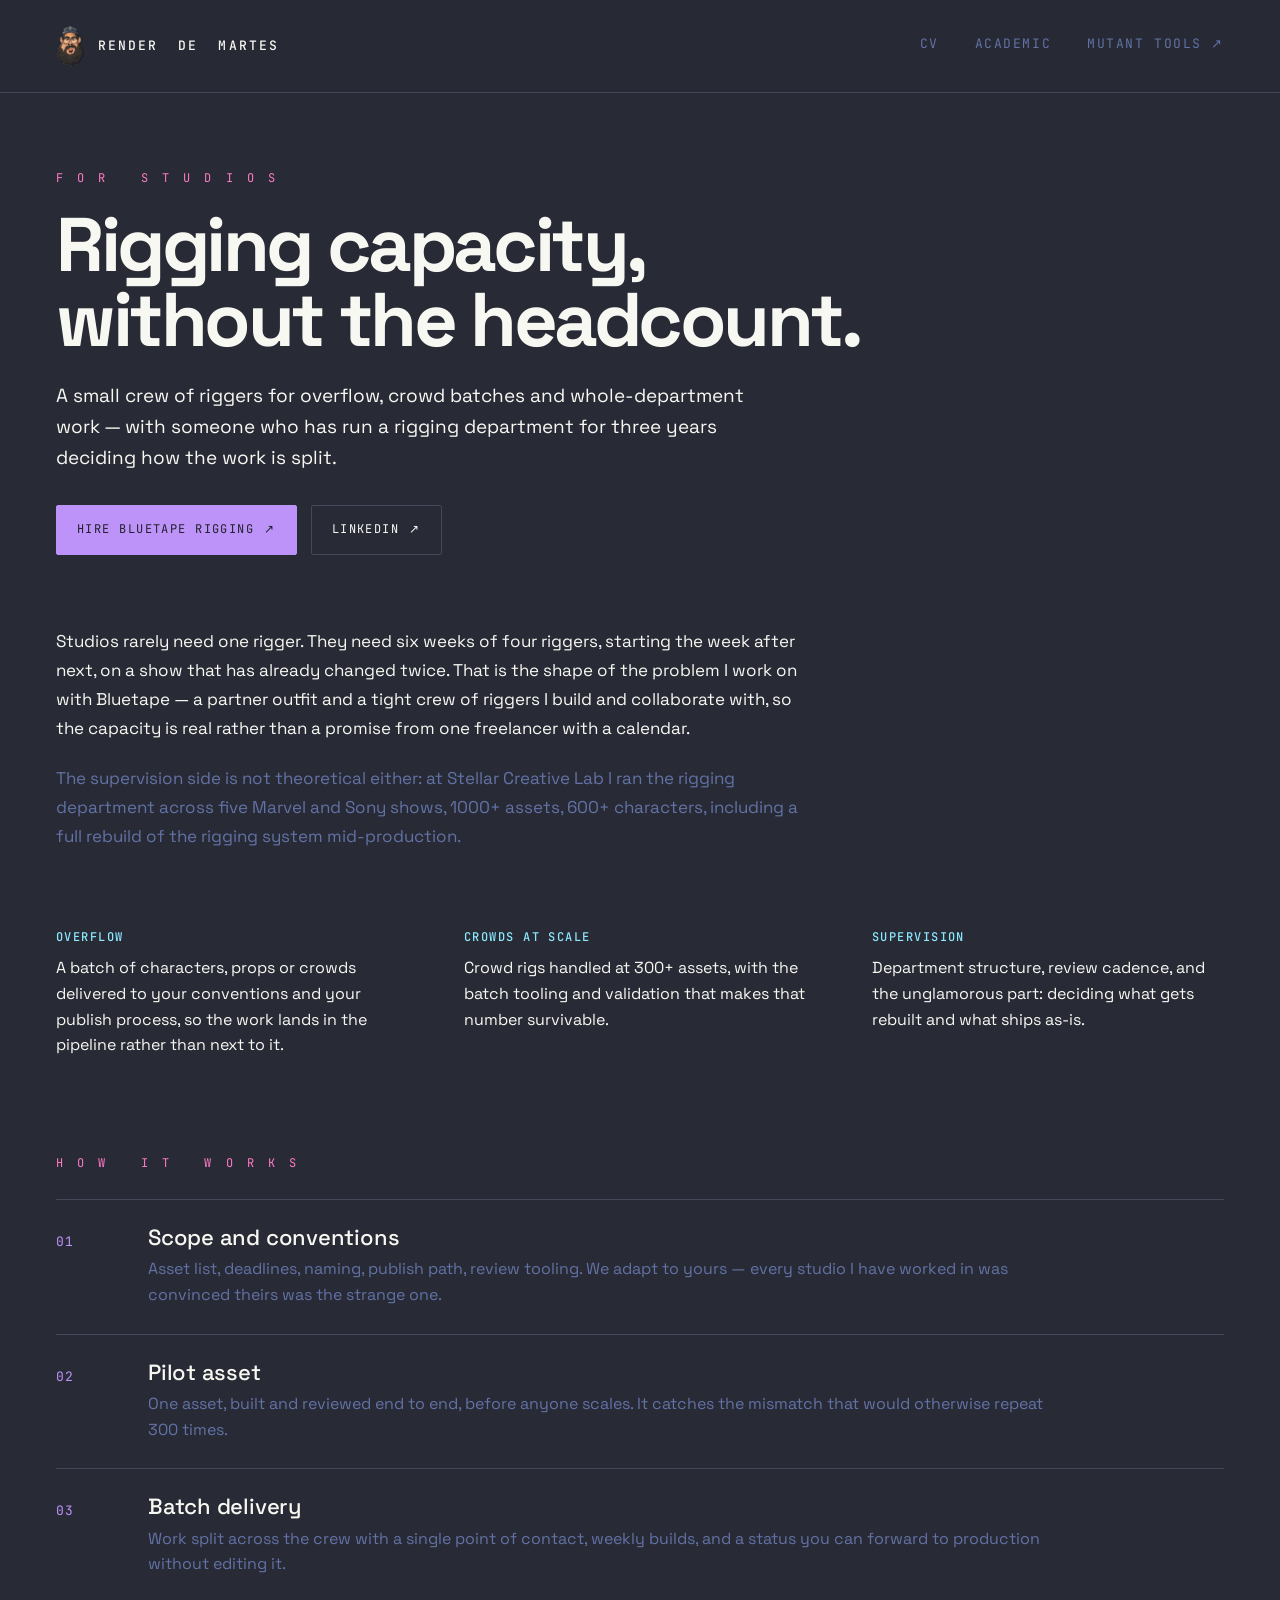
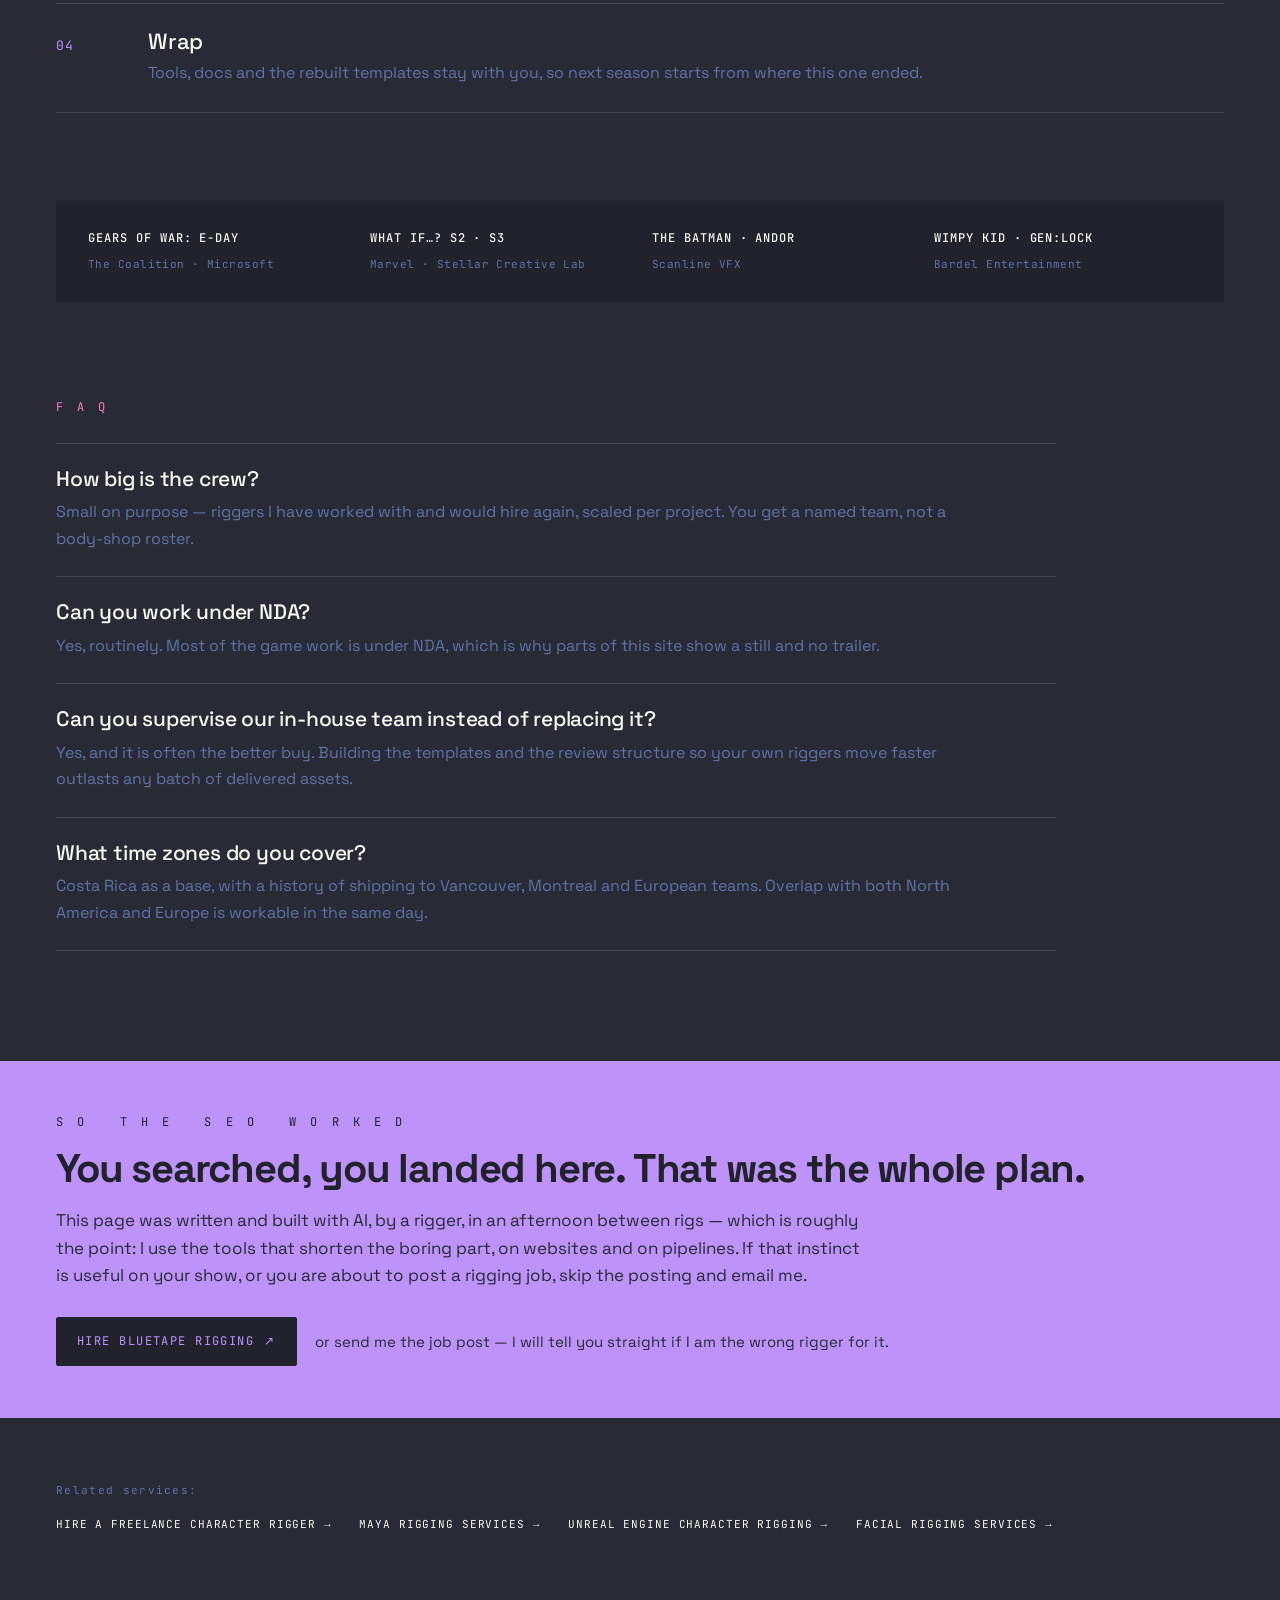
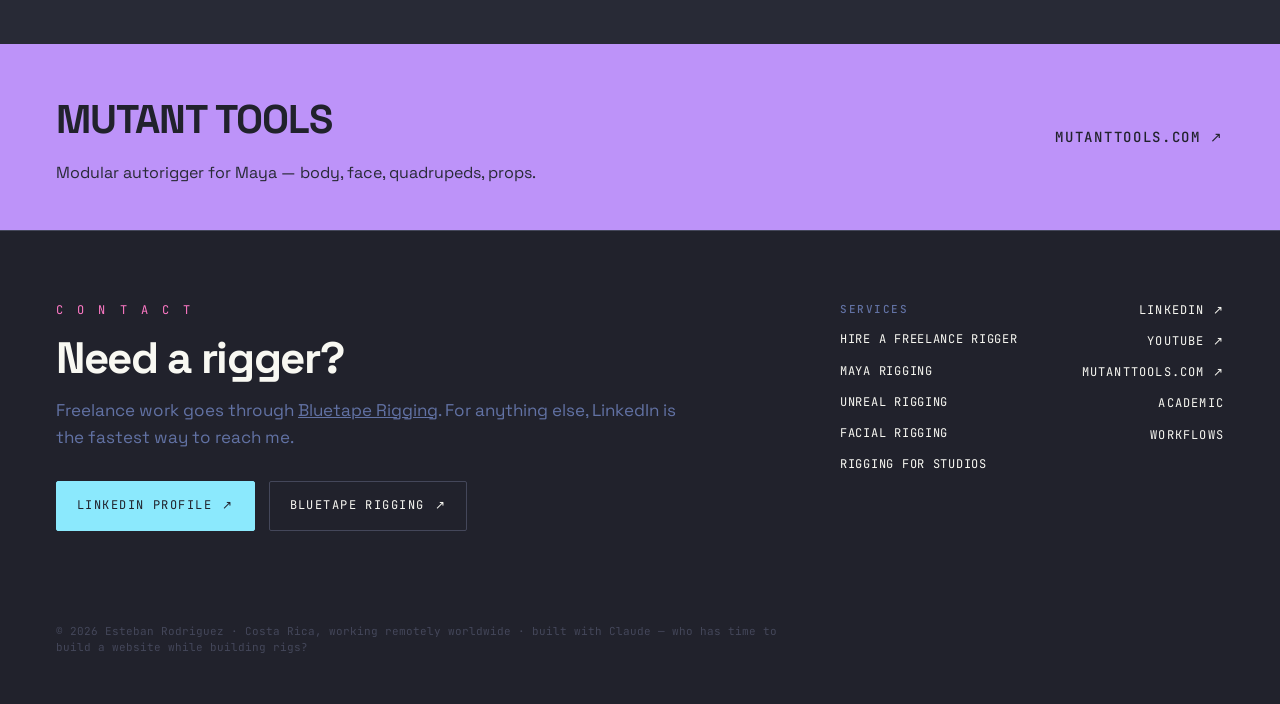
<file: rigging-outsourcing-for-studios/index.html>
<!doctype html>
<html lang="en">
<head>
<meta charset="utf-8">
<meta name="viewport" content="width=device-width, initial-scale=1">
<title>Rigging Outsourcing for Studios — Overflow, Crowds &amp; Supervision | Render de Martes</title>
<meta name="description" content="Outsourced rigging for animation and game studios: overflow capacity, crowd batches, department supervision and pipeline tooling, with a small crew of riggers behind it.">
<link rel="canonical" href="https://renderdemartes.com/rigging-outsourcing-for-studios/">
<meta property="og:type" content="website">
<meta property="og:title" content="Rigging Outsourcing for Studios — Overflow, Crowds &amp; Supervision | Render de Martes">
<meta property="og:description" content="Outsourced rigging for animation and game studios: overflow capacity, crowd batches, department supervision and pipeline tooling, with a small crew of riggers behind it.">
<meta property="og:url" content="https://renderdemartes.com/rigging-outsourcing-for-studios/">
<meta property="og:image" content="https://renderdemartes.com/assets/img/og.jpg">
<meta property="og:image:width" content="1200">
<meta property="og:image:height" content="630">
<meta property="og:image:alt" content="Esteban Rodriguez - technical artist, rigging and Python">
<meta property="og:site_name" content="Render de Martes">
<meta name="twitter:card" content="summary_large_image">
<link rel="icon" href="/assets/img/favicon.ico" sizes="any">
<link rel="icon" href="/assets/img/favicon-32.png" type="image/png" sizes="32x32">
<link rel="apple-touch-icon" href="/assets/img/apple-touch-icon.png">
<link rel="preload" href="/assets/fonts/space-grotesk-700-latin.woff2" as="font" type="font/woff2" crossorigin>
<link rel="preload" href="/assets/fonts/jetbrains-mono-400-latin.woff2" as="font" type="font/woff2" crossorigin>
<link rel="stylesheet" href="/assets/css/fonts.css?v=7f36f3b8">
<link rel="stylesheet" href="/assets/css/site.css?v=8be7aee8">
<script type="application/ld+json">{"@context": "https://schema.org", "@type": "Person", "name": "Esteban Rodriguez", "url": "https://renderdemartes.com/", "jobTitle": "Technical Artist — Rigging & Python", "description": "Character rigger and rigging tools developer. Maya, Unreal, Unity. Creator of Mutant Tools.", "address": {"@type": "PostalAddress", "addressLocality": "Vancouver", "addressRegion": "BC", "addressCountry": "CA"}, "sameAs": ["https://www.linkedin.com/in/esteban-rodriguez-488a68147/", "https://www.youtube.com/@renderdemartes6049", "https://mutanttools.com/"], "knowsAbout": ["Character rigging", "Autodesk Maya", "Unreal Engine", "Python", "Facial rigging", "Pipeline tools"]}</script>
<script type="application/ld+json">{"@context": "https://schema.org", "@type": "Service", "name": "Rigging Outsourcing for Studios", "serviceType": "Character rigging", "provider": {"@type": "Person", "name": "Esteban Rodriguez", "url": "https://renderdemartes.com/", "sameAs": ["https://www.linkedin.com/in/esteban-rodriguez-488a68147/"]}, "areaServed": "Worldwide", "url": "https://renderdemartes.com/rigging-outsourcing-for-studios/", "description": "Outsourced rigging for animation and game studios: overflow capacity, crowd batches, department supervision and pipeline tooling, with a small crew of riggers behind it."}</script>
<script type="application/ld+json">{"@context": "https://schema.org", "@type": "FAQPage", "mainEntity": [{"@type": "Question", "name": "How big is the crew?", "acceptedAnswer": {"@type": "Answer", "text": "Small on purpose — riggers I have worked with and would hire again, scaled per project. You get a named team, not a body-shop roster."}}, {"@type": "Question", "name": "Can you work under NDA?", "acceptedAnswer": {"@type": "Answer", "text": "Yes, routinely. Most of the game work is under NDA, which is why parts of this site show a still and no trailer."}}, {"@type": "Question", "name": "Can you supervise our in-house team instead of replacing it?", "acceptedAnswer": {"@type": "Answer", "text": "Yes, and it is often the better buy. Building the templates and the review structure so your own riggers move faster outlasts any batch of delivered assets."}}, {"@type": "Question", "name": "What time zones do you cover?", "acceptedAnswer": {"@type": "Answer", "text": "Costa Rica as a base, with a history of shipping to Vancouver, Montreal and European teams. Overlap with both North America and Europe is workable in the same day."}}]}</script>
<script type="application/ld+json">{"@context": "https://schema.org", "@type": "BreadcrumbList", "itemListElement": [{"@type": "ListItem", "position": 1, "name": "Render de Martes", "item": "https://renderdemartes.com/"}, {"@type": "ListItem", "position": 2, "name": "Rigging Outsourcing For Studios", "item": "https://renderdemartes.com/rigging-outsourcing-for-studios/"}]}</script>
</head>
<body>
<a class="skip" href="#main">Skip to content</a>

<header class="nav">
  <a class="nav__mark" href="/">
    <img class="nav__logo" src="/assets/img/logo-mark.webp" srcset="/assets/img/logo-mark@2x.webp 2x" width="66" height="96" alt="" decoding="async">
    <span class="hide-sm">RENDER&nbsp;&nbsp;DE&nbsp;&nbsp;MARTES</span><span class="only-sm">RDM</span>
  </a>
  <nav class="nav__links" aria-label="Sections">
    <a href="/">CV</a>
    <a href="/academic/">ACADEMIC</a>
    <a href="https://mutanttools.com/" target="_blank" rel="noopener"><span class="hide-sm">MUTANT </span>TOOLS <span aria-hidden="true">↗</span></a>
  </nav>
</header>
<main id="main">
  <article class="seo">
    <header class="seo__head">
      <p class="section__kicker">F O R &nbsp; S T U D I O S</p>
      <h1 class="seo__h1">Rigging capacity,<br>without the headcount.</h1>
      <p class="seo__lede">A small crew of riggers for overflow, crowd batches and whole-department work — with someone who has run a rigging department for three years deciding how the work is split.</p>
      <p class="seo__cta">
        <a class="btn" href="https://bluetaperigging.com/" target="_blank" rel="noopener">HIRE BLUETAPE RIGGING <span aria-hidden="true">↗</span></a>
        <a class="btn btn--ghost" href="https://www.linkedin.com/in/esteban-rodriguez-488a68147/" target="_blank" rel="noopener">LINKEDIN <span aria-hidden="true">↗</span></a>
      </p>
    </header>

    <div class="prose"><p>Studios rarely need one rigger. They need six weeks of four riggers, starting the week after next, on a show that has already changed twice. That is the shape of the problem I work on with Bluetape — a partner outfit and a tight crew of riggers I build and collaborate with, so the capacity is real rather than a promise from one freelancer with a calendar.</p><p>The supervision side is not theoretical either: at Stellar Creative Lab I ran the rigging department across five Marvel and Sony shows, 1000+ assets, 600+ characters, including a full rebuild of the rigging system mid-production.</p></div>

    <div class="cols"><div class="col"><h3 class="col__title">OVERFLOW</h3><p class="col__note">A batch of characters, props or crowds delivered to your conventions and your publish process, so the work lands in the pipeline rather than next to it.</p></div><div class="col"><h3 class="col__title">CROWDS AT SCALE</h3><p class="col__note">Crowd rigs handled at 300+ assets, with the batch tooling and validation that makes that number survivable.</p></div><div class="col"><h3 class="col__title">SUPERVISION</h3><p class="col__note">Department structure, review cadence, and the unglamorous part: deciding what gets rebuilt and what ships as-is.</p></div></div>

    <section class="steps-wrap">
      <p class="section__kicker">H O W &nbsp; I T &nbsp; W O R K S</p>
      <ol class="steps"><li class="step"><span class="step__n">01</span><div class="step__body"><h3 class="step__title">Scope and conventions</h3><p class="step__note">Asset list, deadlines, naming, publish path, review tooling. We adapt to yours — every studio I have worked in was convinced theirs was the strange one.</p></div></li><li class="step"><span class="step__n">02</span><div class="step__body"><h3 class="step__title">Pilot asset</h3><p class="step__note">One asset, built and reviewed end to end, before anyone scales. It catches the mismatch that would otherwise repeat 300 times.</p></div></li><li class="step"><span class="step__n">03</span><div class="step__body"><h3 class="step__title">Batch delivery</h3><p class="step__note">Work split across the crew with a single point of contact, weekly builds, and a status you can forward to production without editing it.</p></div></li><li class="step"><span class="step__n">04</span><div class="step__body"><h3 class="step__title">Wrap</h3><p class="step__note">Tools, docs and the rebuilt templates stay with you, so next season starts from where this one ended.</p></div></li></ol>
    </section>

    <section class="proof" aria-label="Selected credits">
      <div><b>GEARS OF WAR: E-DAY</b><span>The Coalition · Microsoft</span></div>
      <div><b>WHAT IF…? S2 · S3</b><span>Marvel · Stellar Creative Lab</span></div>
      <div><b>THE BATMAN · ANDOR</b><span>Scanline VFX</span></div>
      <div><b>WIMPY KID · GEN:LOCK</b><span>Bardel Entertainment</span></div>
    </section>

    <section class="faq">
      <p class="section__kicker">F A Q</p>
      <div class="q"><h3 class="q__q">How big is the crew?</h3><p class="q__a">Small on purpose — riggers I have worked with and would hire again, scaled per project. You get a named team, not a body-shop roster.</p></div><div class="q"><h3 class="q__q">Can you work under NDA?</h3><p class="q__a">Yes, routinely. Most of the game work is under NDA, which is why parts of this site show a still and no trailer.</p></div><div class="q"><h3 class="q__q">Can you supervise our in-house team instead of replacing it?</h3><p class="q__a">Yes, and it is often the better buy. Building the templates and the review structure so your own riggers move faster outlasts any batch of delivered assets.</p></div><div class="q"><h3 class="q__q">What time zones do you cover?</h3><p class="q__a">Costa Rica as a base, with a history of shipping to Vancouver, Montreal and European teams. Overlap with both North America and Europe is workable in the same day.</p></div>
    </section>

      <section class="found">
        <p class="found__kicker">S O &nbsp; T H E &nbsp; S E O &nbsp; W O R K E D</p>
        <h2 class="found__title">You searched, you landed here. That was the whole plan.</h2>
        <p class="found__note">This page was written and built with AI, by a rigger, in an afternoon between rigs — which is roughly the point: I use the tools that shorten the boring part, on websites and on pipelines. If that instinct is useful on your show, or you are about to post a rigging job, skip the posting and email me.</p>
        <p class="found__row">
          <a class="btn" href="https://bluetaperigging.com/" target="_blank" rel="noopener">HIRE BLUETAPE RIGGING <span aria-hidden="true">↗</span></a>
          <span class="found__aside">or send me the job post — I will tell you straight if I am the wrong rigger for it.</span>
        </p>
      </section>

      <nav class="related" aria-label="Related services">
        <p class="related__note">Related services:</p>
        <div class="related__links"><a href="/hire-a-freelance-character-rigger/">HIRE A FREELANCE CHARACTER RIGGER →</a><a href="/maya-rigging-services/">MAYA RIGGING SERVICES →</a><a href="/unreal-engine-character-rigging/">UNREAL ENGINE CHARACTER RIGGING →</a><a href="/facial-rigging-services/">FACIAL RIGGING SERVICES →</a></div>
      </nav>
  </article>
</main>

  <a class="outbound" href="https://mutanttools.com/" target="_blank" rel="noopener">
    <span class="outbound__left">
      <span class="outbound__title">MUTANT TOOLS</span>
      <span class="outbound__note">Modular autorigger for Maya — body, face, quadrupeds, props.</span>
    </span>
    <span class="outbound__go">MUTANTTOOLS.COM <span aria-hidden="true">↗</span></span>
  </a>

<footer class="foot" id="contact">
  <div class="foot__contact">
    <p class="section__kicker">C O N T A C T</p>
    <h2 class="foot__title">Need a rigger?</h2>
    <p class="foot__lead">Freelance work goes through <a href="https://bluetaperigging.com/" target="_blank" rel="noopener">Bluetape Rigging</a>. For anything else, LinkedIn is the fastest way to reach me.</p>
    <p class="foot__btns">
      <a class="btn btn--cyan" href="https://www.linkedin.com/in/esteban-rodriguez-488a68147/" target="_blank" rel="noopener">LINKEDIN PROFILE <span aria-hidden="true">↗</span></a>
      <a class="btn btn--ghost" href="https://bluetaperigging.com/" target="_blank" rel="noopener">BLUETAPE RIGGING <span aria-hidden="true">↗</span></a>
    </p>
  </div>
  <nav class="foot__services" aria-label="Services">
    <p class="foot__colhead">SERVICES</p>
    <a href="/hire-a-freelance-character-rigger/">HIRE A FREELANCE RIGGER</a>
    <a href="/maya-rigging-services/">MAYA RIGGING</a>
    <a href="/unreal-engine-character-rigging/">UNREAL RIGGING</a>
    <a href="/facial-rigging-services/">FACIAL RIGGING</a>
    <a href="/rigging-outsourcing-for-studios/">RIGGING FOR STUDIOS</a>
  </nav>
  <nav class="foot__links" aria-label="Elsewhere">
    <a href="https://www.linkedin.com/in/esteban-rodriguez-488a68147/" target="_blank" rel="noopener">LINKEDIN ↗</a>
    <a href="https://www.youtube.com/@renderdemartes6049/videos" target="_blank" rel="noopener">YOUTUBE ↗</a>
    <a href="https://mutanttools.com/" target="_blank" rel="noopener">MUTANTTOOLS.COM ↗</a>
    <a href="/academic/">ACADEMIC</a>
    <a href="/creature-rigging/">WORKFLOWS</a>
  </nav>
  <p class="foot__fine">© 2026 Esteban Rodriguez · Costa Rica, working remotely worldwide · built with Claude — who has time to build a website while building rigs?</p>
</footer>

<script src="/assets/js/site.js?v=4e685639" defer></script>
</body>
</html>
</file>
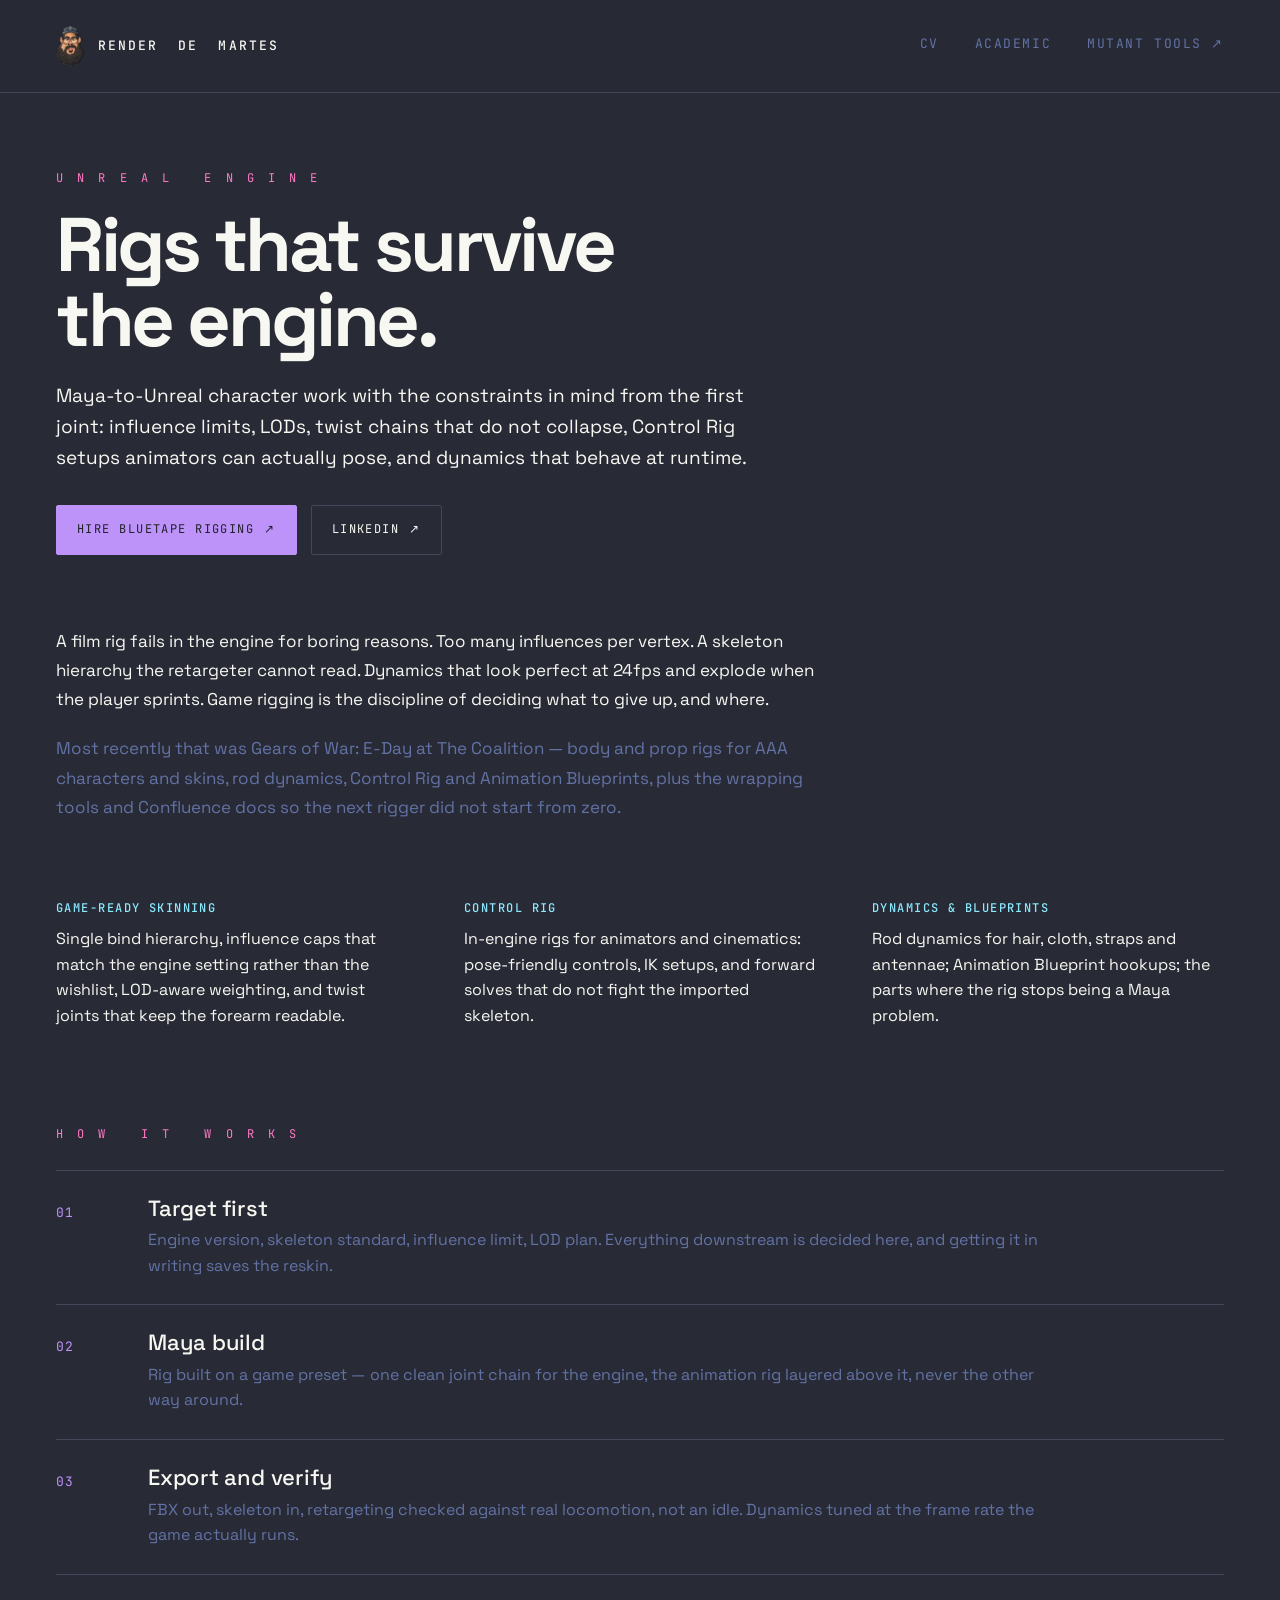
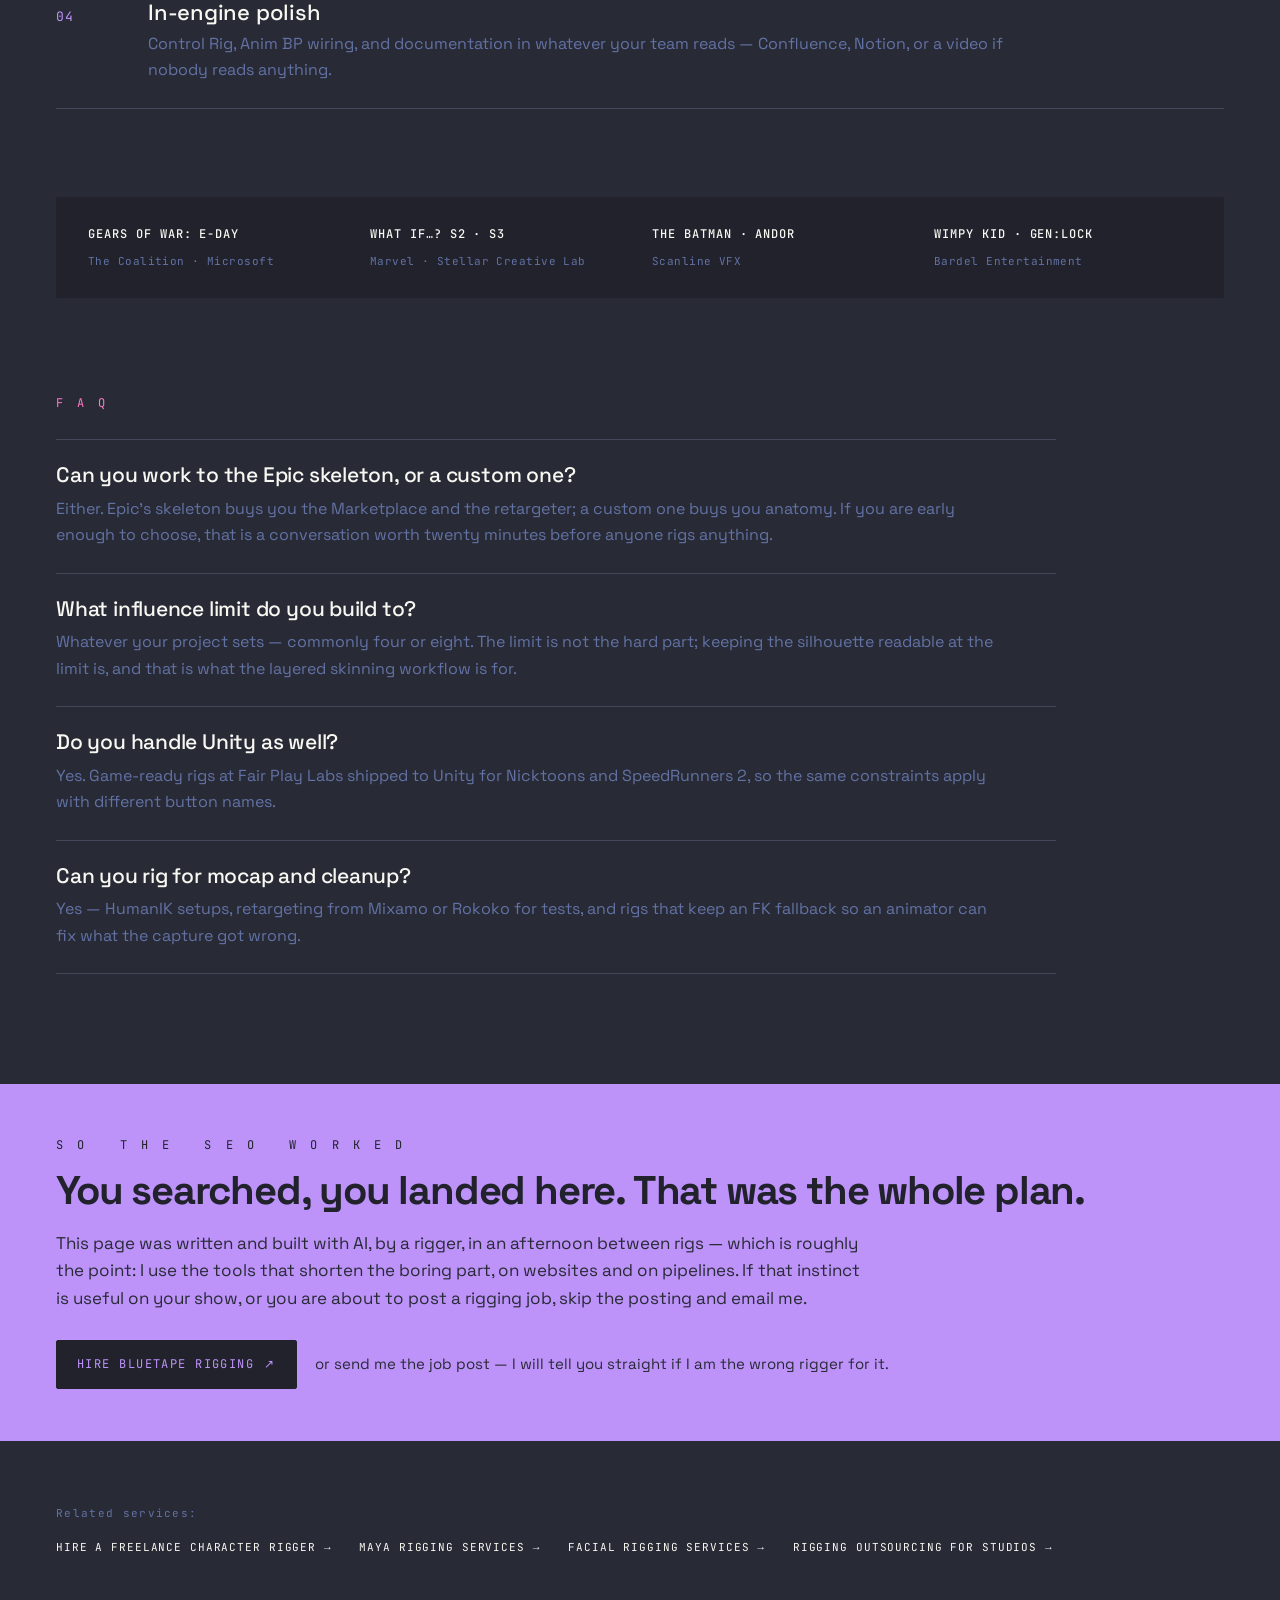
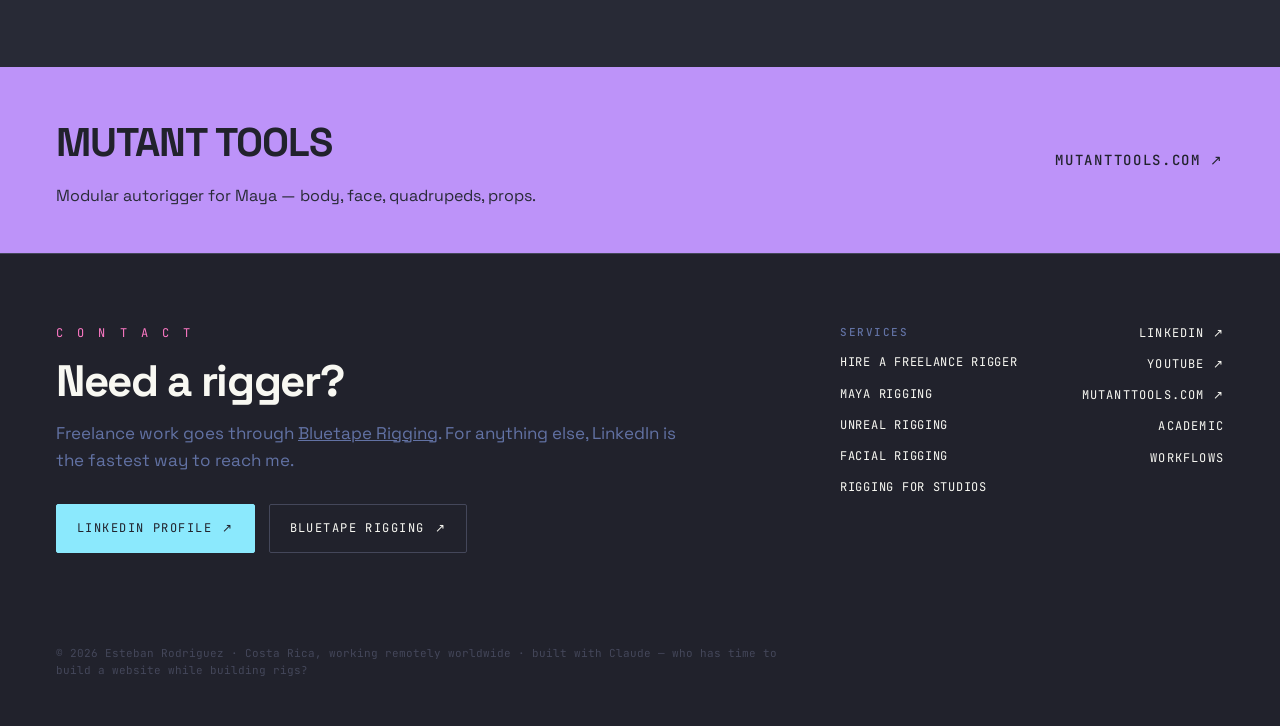
<file: unreal-engine-character-rigging/index.html>
<!doctype html>
<html lang="en">
<head>
<meta charset="utf-8">
<meta name="viewport" content="width=device-width, initial-scale=1">
<title>Unreal Engine Character Rigging — Control Rig &amp; Game-Ready Skinning | Render de Martes</title>
<meta name="description" content="Game-ready character rigging for Unreal Engine: joint budgets, twist chains, Control Rig, IK Retargeter, Animation Blueprints and rod dynamics. AAA credits including Gears of War: E-Day.">
<link rel="canonical" href="https://renderdemartes.com/unreal-engine-character-rigging/">
<meta property="og:type" content="website">
<meta property="og:title" content="Unreal Engine Character Rigging — Control Rig &amp; Game-Ready Skinning | Render de Martes">
<meta property="og:description" content="Game-ready character rigging for Unreal Engine: joint budgets, twist chains, Control Rig, IK Retargeter, Animation Blueprints and rod dynamics. AAA credits including Gears of War: E-Day.">
<meta property="og:url" content="https://renderdemartes.com/unreal-engine-character-rigging/">
<meta property="og:image" content="https://renderdemartes.com/assets/img/og.jpg">
<meta property="og:image:width" content="1200">
<meta property="og:image:height" content="630">
<meta property="og:image:alt" content="Esteban Rodriguez - technical artist, rigging and Python">
<meta property="og:site_name" content="Render de Martes">
<meta name="twitter:card" content="summary_large_image">
<link rel="icon" href="/assets/img/favicon.ico" sizes="any">
<link rel="icon" href="/assets/img/favicon-32.png" type="image/png" sizes="32x32">
<link rel="apple-touch-icon" href="/assets/img/apple-touch-icon.png">
<link rel="preload" href="/assets/fonts/space-grotesk-700-latin.woff2" as="font" type="font/woff2" crossorigin>
<link rel="preload" href="/assets/fonts/jetbrains-mono-400-latin.woff2" as="font" type="font/woff2" crossorigin>
<link rel="stylesheet" href="/assets/css/fonts.css?v=7f36f3b8">
<link rel="stylesheet" href="/assets/css/site.css?v=8be7aee8">
<script type="application/ld+json">{"@context": "https://schema.org", "@type": "Person", "name": "Esteban Rodriguez", "url": "https://renderdemartes.com/", "jobTitle": "Technical Artist — Rigging & Python", "description": "Character rigger and rigging tools developer. Maya, Unreal, Unity. Creator of Mutant Tools.", "address": {"@type": "PostalAddress", "addressLocality": "Vancouver", "addressRegion": "BC", "addressCountry": "CA"}, "sameAs": ["https://www.linkedin.com/in/esteban-rodriguez-488a68147/", "https://www.youtube.com/@renderdemartes6049", "https://mutanttools.com/"], "knowsAbout": ["Character rigging", "Autodesk Maya", "Unreal Engine", "Python", "Facial rigging", "Pipeline tools"]}</script>
<script type="application/ld+json">{"@context": "https://schema.org", "@type": "Service", "name": "Unreal Engine Character Rigging", "serviceType": "Character rigging", "provider": {"@type": "Person", "name": "Esteban Rodriguez", "url": "https://renderdemartes.com/", "sameAs": ["https://www.linkedin.com/in/esteban-rodriguez-488a68147/"]}, "areaServed": "Worldwide", "url": "https://renderdemartes.com/unreal-engine-character-rigging/", "description": "Game-ready character rigging for Unreal Engine: joint budgets, twist chains, Control Rig, IK Retargeter, Animation Blueprints and rod dynamics. AAA credits including Gears of War: E-Day."}</script>
<script type="application/ld+json">{"@context": "https://schema.org", "@type": "FAQPage", "mainEntity": [{"@type": "Question", "name": "Can you work to the Epic skeleton, or a custom one?", "acceptedAnswer": {"@type": "Answer", "text": "Either. Epic’s skeleton buys you the Marketplace and the retargeter; a custom one buys you anatomy. If you are early enough to choose, that is a conversation worth twenty minutes before anyone rigs anything."}}, {"@type": "Question", "name": "What influence limit do you build to?", "acceptedAnswer": {"@type": "Answer", "text": "Whatever your project sets — commonly four or eight. The limit is not the hard part; keeping the silhouette readable at the limit is, and that is what the layered skinning workflow is for."}}, {"@type": "Question", "name": "Do you handle Unity as well?", "acceptedAnswer": {"@type": "Answer", "text": "Yes. Game-ready rigs at Fair Play Labs shipped to Unity for Nicktoons and SpeedRunners 2, so the same constraints apply with different button names."}}, {"@type": "Question", "name": "Can you rig for mocap and cleanup?", "acceptedAnswer": {"@type": "Answer", "text": "Yes — HumanIK setups, retargeting from Mixamo or Rokoko for tests, and rigs that keep an FK fallback so an animator can fix what the capture got wrong."}}]}</script>
<script type="application/ld+json">{"@context": "https://schema.org", "@type": "BreadcrumbList", "itemListElement": [{"@type": "ListItem", "position": 1, "name": "Render de Martes", "item": "https://renderdemartes.com/"}, {"@type": "ListItem", "position": 2, "name": "Unreal Engine Character Rigging", "item": "https://renderdemartes.com/unreal-engine-character-rigging/"}]}</script>
</head>
<body>
<a class="skip" href="#main">Skip to content</a>

<header class="nav">
  <a class="nav__mark" href="/">
    <img class="nav__logo" src="/assets/img/logo-mark.webp" srcset="/assets/img/logo-mark@2x.webp 2x" width="66" height="96" alt="" decoding="async">
    <span class="hide-sm">RENDER&nbsp;&nbsp;DE&nbsp;&nbsp;MARTES</span><span class="only-sm">RDM</span>
  </a>
  <nav class="nav__links" aria-label="Sections">
    <a href="/">CV</a>
    <a href="/academic/">ACADEMIC</a>
    <a href="https://mutanttools.com/" target="_blank" rel="noopener"><span class="hide-sm">MUTANT </span>TOOLS <span aria-hidden="true">↗</span></a>
  </nav>
</header>
<main id="main">
  <article class="seo">
    <header class="seo__head">
      <p class="section__kicker">U N R E A L &nbsp; E N G I N E</p>
      <h1 class="seo__h1">Rigs that survive<br>the engine.</h1>
      <p class="seo__lede">Maya-to-Unreal character work with the constraints in mind from the first joint: influence limits, LODs, twist chains that do not collapse, Control Rig setups animators can actually pose, and dynamics that behave at runtime.</p>
      <p class="seo__cta">
        <a class="btn" href="https://bluetaperigging.com/" target="_blank" rel="noopener">HIRE BLUETAPE RIGGING <span aria-hidden="true">↗</span></a>
        <a class="btn btn--ghost" href="https://www.linkedin.com/in/esteban-rodriguez-488a68147/" target="_blank" rel="noopener">LINKEDIN <span aria-hidden="true">↗</span></a>
      </p>
    </header>

    <div class="prose"><p>A film rig fails in the engine for boring reasons. Too many influences per vertex. A skeleton hierarchy the retargeter cannot read. Dynamics that look perfect at 24fps and explode when the player sprints. Game rigging is the discipline of deciding what to give up, and where.</p><p>Most recently that was Gears of War: E-Day at The Coalition — body and prop rigs for AAA characters and skins, rod dynamics, Control Rig and Animation Blueprints, plus the wrapping tools and Confluence docs so the next rigger did not start from zero.</p></div>

    <div class="cols"><div class="col"><h3 class="col__title">GAME-READY SKINNING</h3><p class="col__note">Single bind hierarchy, influence caps that match the engine setting rather than the wishlist, LOD-aware weighting, and twist joints that keep the forearm readable.</p></div><div class="col"><h3 class="col__title">CONTROL RIG</h3><p class="col__note">In-engine rigs for animators and cinematics: pose-friendly controls, IK setups, and forward solves that do not fight the imported skeleton.</p></div><div class="col"><h3 class="col__title">DYNAMICS &amp; BLUEPRINTS</h3><p class="col__note">Rod dynamics for hair, cloth, straps and antennae; Animation Blueprint hookups; the parts where the rig stops being a Maya problem.</p></div></div>

    <section class="steps-wrap">
      <p class="section__kicker">H O W &nbsp; I T &nbsp; W O R K S</p>
      <ol class="steps"><li class="step"><span class="step__n">01</span><div class="step__body"><h3 class="step__title">Target first</h3><p class="step__note">Engine version, skeleton standard, influence limit, LOD plan. Everything downstream is decided here, and getting it in writing saves the reskin.</p></div></li><li class="step"><span class="step__n">02</span><div class="step__body"><h3 class="step__title">Maya build</h3><p class="step__note">Rig built on a game preset — one clean joint chain for the engine, the animation rig layered above it, never the other way around.</p></div></li><li class="step"><span class="step__n">03</span><div class="step__body"><h3 class="step__title">Export and verify</h3><p class="step__note">FBX out, skeleton in, retargeting checked against real locomotion, not an idle. Dynamics tuned at the frame rate the game actually runs.</p></div></li><li class="step"><span class="step__n">04</span><div class="step__body"><h3 class="step__title">In-engine polish</h3><p class="step__note">Control Rig, Anim BP wiring, and documentation in whatever your team reads — Confluence, Notion, or a video if nobody reads anything.</p></div></li></ol>
    </section>

    <section class="proof" aria-label="Selected credits">
      <div><b>GEARS OF WAR: E-DAY</b><span>The Coalition · Microsoft</span></div>
      <div><b>WHAT IF…? S2 · S3</b><span>Marvel · Stellar Creative Lab</span></div>
      <div><b>THE BATMAN · ANDOR</b><span>Scanline VFX</span></div>
      <div><b>WIMPY KID · GEN:LOCK</b><span>Bardel Entertainment</span></div>
    </section>

    <section class="faq">
      <p class="section__kicker">F A Q</p>
      <div class="q"><h3 class="q__q">Can you work to the Epic skeleton, or a custom one?</h3><p class="q__a">Either. Epic’s skeleton buys you the Marketplace and the retargeter; a custom one buys you anatomy. If you are early enough to choose, that is a conversation worth twenty minutes before anyone rigs anything.</p></div><div class="q"><h3 class="q__q">What influence limit do you build to?</h3><p class="q__a">Whatever your project sets — commonly four or eight. The limit is not the hard part; keeping the silhouette readable at the limit is, and that is what the layered skinning workflow is for.</p></div><div class="q"><h3 class="q__q">Do you handle Unity as well?</h3><p class="q__a">Yes. Game-ready rigs at Fair Play Labs shipped to Unity for Nicktoons and SpeedRunners 2, so the same constraints apply with different button names.</p></div><div class="q"><h3 class="q__q">Can you rig for mocap and cleanup?</h3><p class="q__a">Yes — HumanIK setups, retargeting from Mixamo or Rokoko for tests, and rigs that keep an FK fallback so an animator can fix what the capture got wrong.</p></div>
    </section>

      <section class="found">
        <p class="found__kicker">S O &nbsp; T H E &nbsp; S E O &nbsp; W O R K E D</p>
        <h2 class="found__title">You searched, you landed here. That was the whole plan.</h2>
        <p class="found__note">This page was written and built with AI, by a rigger, in an afternoon between rigs — which is roughly the point: I use the tools that shorten the boring part, on websites and on pipelines. If that instinct is useful on your show, or you are about to post a rigging job, skip the posting and email me.</p>
        <p class="found__row">
          <a class="btn" href="https://bluetaperigging.com/" target="_blank" rel="noopener">HIRE BLUETAPE RIGGING <span aria-hidden="true">↗</span></a>
          <span class="found__aside">or send me the job post — I will tell you straight if I am the wrong rigger for it.</span>
        </p>
      </section>

      <nav class="related" aria-label="Related services">
        <p class="related__note">Related services:</p>
        <div class="related__links"><a href="/hire-a-freelance-character-rigger/">HIRE A FREELANCE CHARACTER RIGGER →</a><a href="/maya-rigging-services/">MAYA RIGGING SERVICES →</a><a href="/facial-rigging-services/">FACIAL RIGGING SERVICES →</a><a href="/rigging-outsourcing-for-studios/">RIGGING OUTSOURCING FOR STUDIOS →</a></div>
      </nav>
  </article>
</main>

  <a class="outbound" href="https://mutanttools.com/" target="_blank" rel="noopener">
    <span class="outbound__left">
      <span class="outbound__title">MUTANT TOOLS</span>
      <span class="outbound__note">Modular autorigger for Maya — body, face, quadrupeds, props.</span>
    </span>
    <span class="outbound__go">MUTANTTOOLS.COM <span aria-hidden="true">↗</span></span>
  </a>

<footer class="foot" id="contact">
  <div class="foot__contact">
    <p class="section__kicker">C O N T A C T</p>
    <h2 class="foot__title">Need a rigger?</h2>
    <p class="foot__lead">Freelance work goes through <a href="https://bluetaperigging.com/" target="_blank" rel="noopener">Bluetape Rigging</a>. For anything else, LinkedIn is the fastest way to reach me.</p>
    <p class="foot__btns">
      <a class="btn btn--cyan" href="https://www.linkedin.com/in/esteban-rodriguez-488a68147/" target="_blank" rel="noopener">LINKEDIN PROFILE <span aria-hidden="true">↗</span></a>
      <a class="btn btn--ghost" href="https://bluetaperigging.com/" target="_blank" rel="noopener">BLUETAPE RIGGING <span aria-hidden="true">↗</span></a>
    </p>
  </div>
  <nav class="foot__services" aria-label="Services">
    <p class="foot__colhead">SERVICES</p>
    <a href="/hire-a-freelance-character-rigger/">HIRE A FREELANCE RIGGER</a>
    <a href="/maya-rigging-services/">MAYA RIGGING</a>
    <a href="/unreal-engine-character-rigging/">UNREAL RIGGING</a>
    <a href="/facial-rigging-services/">FACIAL RIGGING</a>
    <a href="/rigging-outsourcing-for-studios/">RIGGING FOR STUDIOS</a>
  </nav>
  <nav class="foot__links" aria-label="Elsewhere">
    <a href="https://www.linkedin.com/in/esteban-rodriguez-488a68147/" target="_blank" rel="noopener">LINKEDIN ↗</a>
    <a href="https://www.youtube.com/@renderdemartes6049/videos" target="_blank" rel="noopener">YOUTUBE ↗</a>
    <a href="https://mutanttools.com/" target="_blank" rel="noopener">MUTANTTOOLS.COM ↗</a>
    <a href="/academic/">ACADEMIC</a>
    <a href="/creature-rigging/">WORKFLOWS</a>
  </nav>
  <p class="foot__fine">© 2026 Esteban Rodriguez · Costa Rica, working remotely worldwide · built with Claude — who has time to build a website while building rigs?</p>
</footer>

<script src="/assets/js/site.js?v=4e685639" defer></script>
</body>
</html>
</file>
<file: assets/css/fonts.css>
@font-face{font-family:'JetBrains Mono';font-style:normal;font-weight:100 800;font-display:swap;src:url('../fonts/jetbrains-mono-400-latin.woff2') format('woff2')}@font-face{font-family:'Space Grotesk';font-style:normal;font-weight:300 700;font-display:swap;src:url('../fonts/space-grotesk-700-latin.woff2') format('woff2')}
</file>
<file: assets/css/site.css>
:root{--bg:#282a36;--bg-deep:#21222c;--panel:#343746;--line:#44475a;--text:#f8f8f2;--muted:#6272a4;--purple:#bd93f9;--pink:#ff79c6;--cyan:#8be9fd;--green:#50fa7b;--yellow:#f1fa8c;--orange:#ffb86c;--pad:56px;--maxw:1328px;--mono:"JetBrains Mono",ui-monospace,SFMono-Regular,Menlo,monospace;--sans:"Space Grotesk",system-ui,-apple-system,Segoe UI,Roboto,sans-serif;--ease:cubic-bezier(.2,.7,.2,1)}*,*::before,*::after{box-sizing:border-box}html{scroll-behavior:smooth;color-scheme:dark;overflow-x:clip}body{margin:0;background:var(--bg);color:var(--text);font-family:var(--sans);font-size:16px;line-height:1.6;-webkit-font-smoothing:antialiased;overflow-x:clip}img{max-width:100%;display:block}a{color:inherit}h1,h2,h3{margin:0;font-weight:700;letter-spacing:-.03em;line-height:1.02}p{margin:0}ul,ol{margin:0;padding:0;list-style:none}.only-sm{display:none}.section,#cv,#academic{scroll-margin-top:92px}.skip{position:absolute;left:-9999px;top:0;background:var(--purple);color:var(--bg-deep);padding:12px 18px;font-family:var(--mono);font-size:12px;z-index:100}.skip:focus{left:8px;top:8px}.nav{position:sticky;top:0;z-index:50;display:flex;align-items:center;justify-content:space-between;padding:26px var(--pad);border-bottom:1px solid var(--line);background:rgba(40,42,54,.82);backdrop-filter:blur(14px);-webkit-backdrop-filter:blur(14px)}.nav__mark{display:flex;align-items:center;gap:14px;font-family:var(--mono);font-size:13px;font-weight:500;letter-spacing:.16em;text-decoration:none}.nav__logo{height:40px;width:auto;display:block;transition:transform .35s var(--ease)}.nav__mark:hover .nav__logo{transform:rotate(-6deg) scale(1.06)}.nav__links{display:flex;gap:36px}.nav__links a{font-family:var(--mono);font-size:13px;letter-spacing:.12em;color:var(--muted);text-decoration:none;padding-bottom:3px;border-bottom:1px solid transparent;transition:color .25s var(--ease),border-color .25s var(--ease)}.nav__links a:hover{color:var(--text)}.nav__links a.is-active{color:var(--purple);border-bottom-color:var(--purple)}.hero{padding:140px var(--pad) 96px;position:relative;isolation:isolate;max-width:var(--maxw);margin-inline:auto}.hero__bg{position:absolute;top:-96px;bottom:0;left:calc(50% - 50vw);right:calc(50% - 50vw);z-index:-1;overflow:hidden;pointer-events:none;container-type:size}.hero__bg iframe{position:absolute;top:50%;left:50%;width:max(118cqw,210cqh);height:max(118cqh,66.4cqw);border:0;transform:translate(-50%,-50%);opacity:0;filter:saturate(.9) brightness(.92);transition:opacity 1.6s var(--ease)}.hero__bg.is-on iframe{opacity:1}.hero__bg::after{content:"";position:absolute;inset:0;background:linear-gradient(90deg,rgba(40,42,54,.72) 0%,rgba(40,42,54,.42) 55%,rgba(40,42,54,.28) 100%),linear-gradient(to bottom,rgba(40,42,54,0) 40%,rgba(40,42,54,.6) 70%,rgba(40,42,54,.92) 90%,var(--bg) 100%)}.hero__eyebrow{font-family:var(--mono);font-size:12px;letter-spacing:.42em;color:var(--cyan);margin-bottom:26px}.hero__h1{font-size:clamp(52px,11.2vw,132px);letter-spacing:-.045em;line-height:.88}.hero__lead{max-width:620px;margin-top:30px;font-size:clamp(16px,1.4vw,19px);line-height:1.62}.hero__status{margin-top:26px;font-family:var(--mono);font-size:12px;letter-spacing:.14em;color:var(--green);display:flex;align-items:center;gap:10px}.dot-live{width:8px;height:8px;border-radius:50%;background:var(--green);flex:none;box-shadow:0 0 0 0 rgba(80,250,123,.55);animation:pulse 2.6s infinite}@keyframes pulse{70%{box-shadow:0 0 0 12px rgba(80,250,123,0)}100%{box-shadow:0 0 0 0 rgba(80,250,123,0)}}.stats{display:flex;flex-wrap:wrap;gap:0 72px;margin-top:72px}.stats b{display:block;font-family:var(--sans);font-weight:500;font-size:30px;color:var(--pink);letter-spacing:-.02em}.stats span{display:block;margin-top:6px;font-family:var(--mono);font-size:11px;letter-spacing:.18em;color:var(--muted)}.hero__scroll{position:absolute;right:var(--pad);bottom:96px;font-family:var(--mono);font-size:12px;letter-spacing:.2em;color:var(--muted)}.section{padding:96px var(--pad) 120px;max-width:var(--maxw);margin-inline:auto}.section--alt{max-width:none;background:var(--bg-deep);padding-inline:0}.section--alt>*{max-width:var(--maxw);margin-inline:auto;padding-inline:var(--pad)}.section__head{margin-bottom:76px}#cv{padding-top:64px}.section__kicker{font-family:var(--mono);font-size:12px;letter-spacing:.3em;color:var(--pink)}.section--alt .section__kicker{color:var(--cyan)}.section__title{margin-top:16px;font-size:clamp(32px,4.4vw,56px)}.section__lead{margin-top:18px;max-width:640px;color:var(--muted);font-size:17px}.yearline{display:flex;align-items:center;gap:24px;margin:96px 0 56px}.yearline:first-of-type{margin-top:0}.yearline__dash{flex:1;height:1px;border-top:1px dashed var(--line);transform-origin:left}.yearline__num{font-size:26px;font-weight:700;letter-spacing:.04em}.row{display:grid;grid-template-columns:620px 1fr;gap:88px;align-items:center;margin-bottom:100px}.row--flip .gallery{order:2}.media{position:relative;margin:0;border:1px solid var(--line);border-radius:4px;overflow:hidden;background:var(--bg-deep);aspect-ratio:16/9;width:100%}.media__poster{width:100%;height:100%;object-fit:cover;transition:opacity .7s var(--ease),transform .9s var(--ease)}.media.is-playing .media__poster{opacity:0}.media__frame{position:absolute;inset:0;width:100%;height:100%;border:0;pointer-events:none}.media.has-sound .media__frame{pointer-events:auto}.media__sound{position:absolute;right:12px;top:12px;z-index:2;display:flex;align-items:center;gap:8px;cursor:pointer;background:rgba(33,34,44,.74);border:1px solid var(--purple);color:var(--purple);border-radius:2px;font-family:var(--mono);font-size:11px;letter-spacing:.14em;padding:8px 12px;backdrop-filter:blur(6px);-webkit-backdrop-filter:blur(6px);transition:background .25s var(--ease),color .25s var(--ease),opacity .3s var(--ease)}.media__sound:hover{background:var(--purple);color:var(--bg-deep)}.media__sound-ico{font-size:10px;line-height:1}.media.has-sound .media__sound{display:none}.media__cap{position:absolute;left:16px;bottom:12px;z-index:2;font-family:var(--mono);font-size:11px;letter-spacing:.14em;color:var(--text);text-transform:uppercase;text-shadow:0 1px 10px rgba(0,0,0,.9);pointer-events:none}.credit__role{font-family:var(--mono);font-size:11px;letter-spacing:.18em;color:var(--purple)}.credit__studio{margin-top:14px;font-size:clamp(26px,2.6vw,34px);font-weight:500;letter-spacing:-.02em}.credit__project{margin-top:6px;font-size:18px;color:var(--text);opacity:.9}.credit__meta{margin-top:10px;font-family:var(--mono);font-size:12px;letter-spacing:.04em;color:var(--muted)}.credit__body{margin-top:16px;max-width:480px;line-height:1.66}.chips{display:flex;flex-wrap:wrap;gap:8px;margin-top:20px}.chips li{background:var(--panel);color:var(--cyan);font-family:var(--mono);font-size:11px;letter-spacing:.1em;padding:6px 10px;border-radius:2px}.credit__source{margin-top:16px;font-family:var(--mono);font-size:10px;letter-spacing:.08em;color:var(--muted)}.cta-row{display:flex;align-items:center;gap:16px;flex-wrap:wrap;margin-top:18px}.btn{display:inline-flex;align-items:center;gap:10px;text-decoration:none;cursor:pointer;background:var(--purple);color:var(--bg-deep);border:1px solid var(--purple);border-radius:2px;font-family:var(--mono);font-size:12px;letter-spacing:.12em;padding:14px 20px;transition:background .25s var(--ease),border-color .25s var(--ease),color .25s var(--ease),transform .25s var(--ease)}.btn:hover{background:var(--pink);border-color:var(--pink);transform:translateY(-2px)}.btn--cyan{background:var(--cyan);border-color:var(--cyan)}.btn--cyan:hover{background:var(--purple);border-color:var(--purple)}.btn--ghost{background:transparent;color:var(--text);border-color:var(--line)}.btn--ghost:hover{background:var(--panel);border-color:var(--muted);color:var(--text)}.btn:focus-visible{outline:2px solid var(--cyan);outline-offset:3px}.cta-row__mail{font-family:var(--mono);font-size:12px;color:var(--cyan);text-decoration:none;border-bottom:1px solid transparent}.cta-row__mail:hover{border-bottom-color:var(--cyan)}.gallery{display:block}.gallery .media{display:none}.gallery .media.is-active{display:block}.gallery__bar{display:flex;align-items:center;gap:14px;margin-top:18px;flex-wrap:wrap}.gallery__arrow{width:34px;height:34px;flex:none;display:grid;place-items:center;cursor:pointer;background:var(--bg-deep);color:var(--text);border:1px solid var(--line);border-radius:50%;font-size:17px;line-height:1;padding:0;transition:border-color .2s var(--ease),background .2s var(--ease),color .2s var(--ease),transform .2s var(--ease)}.gallery__arrow:hover{border-color:var(--purple);color:var(--purple);transform:translateY(-1px)}.gallery__arrow:active{transform:translateY(0) scale(.94)}.gallery__arrow:focus-visible{outline:2px solid var(--cyan);outline-offset:3px}.dots{display:flex;align-items:center;gap:10px}.dot{width:8px;height:8px;padding:0;border-radius:50%;cursor:pointer;background:var(--line);border:1px solid var(--muted);transition:background .25s var(--ease),border-color .25s var(--ease),width .25s var(--ease),height .25s var(--ease)}.dot:hover{background:var(--muted)}.dot[aria-selected="true"]{width:10px;height:10px;background:var(--purple);border-color:var(--purple)}.dot:focus-visible{outline:2px solid var(--cyan);outline-offset:3px}.dot{position:relative}.dot::after{content:"";position:absolute;inset:-18px;border-radius:50%}.gallery .media.is-active{animation:slideIn .34s var(--ease)}@keyframes slideIn{from{opacity:.35;transform:translateX(10px)}to{opacity:1;transform:none}}@media (pointer:coarse){.gallery__label::after{content:" · SWIPE";color:var(--purple)}.dots{gap:16px}.gallery__arrow{width:42px;height:42px;font-size:20px}}.gallery__label{font-family:var(--mono);font-size:11px;letter-spacing:.08em;color:var(--muted)}.timeline{position:relative;margin-top:8px}.timeline::before{content:"";position:absolute;left:186px;top:8px;bottom:8px;width:1px;background:var(--line)}.study{display:grid;grid-template-columns:140px 36px 1fr;gap:36px;padding:30px 0;border-bottom:1px solid var(--line)}.study__year{font-family:var(--mono);font-size:13px;letter-spacing:.06em;color:var(--muted);padding-top:6px}.study__node{position:relative;width:20px;height:20px;margin-top:8px}.study__node::after{content:"";position:absolute;left:5px;top:5px;width:10px;height:10px;border-radius:50%;background:var(--bg-deep);border:1px solid var(--muted)}.study--live .study__year{color:var(--purple)}.study--live .study__node::after{background:var(--purple);border-color:var(--purple)}.study--live .study__node::before{content:"";position:absolute;inset:-1px 0 0 -1px;width:22px;height:22px;border-radius:50%;border:1px solid var(--purple);opacity:.55}.study__title{font-size:clamp(20px,2vw,26px);font-weight:500;letter-spacing:-.02em;display:flex;align-items:center;gap:14px;flex-wrap:wrap}.tag{font-family:var(--mono);font-size:10px;letter-spacing:.18em;background:var(--purple);color:var(--bg-deep);padding:5px 9px;border-radius:2px}.study__school{margin-top:10px;font-family:var(--mono);font-size:12px;letter-spacing:.04em;color:var(--cyan)}.study__note{margin-top:10px;color:var(--muted);max-width:720px}.study[data-accent="pink"] .study__school{color:var(--pink)}.study[data-accent="yellow"] .study__school{color:var(--yellow)}.study[data-accent="green"] .study__school{color:var(--green)}.study[data-accent="orange"] .study__school{color:var(--orange)}.study[data-accent="muted"] .study__school{color:var(--muted)}.tuts{padding-top:84px;padding-bottom:110px}.tuts__grid{margin-top:26px;border-top:1px solid var(--line)}.tut{display:grid;grid-template-columns:320px 1fr 40px;gap:24px;align-items:center;padding:24px 0;border-bottom:1px solid var(--line);text-decoration:none;transition:padding-left .35s var(--ease),color .35s var(--ease)}.tut:hover{padding-left:16px}.tut__title{font-size:20px;font-weight:500;letter-spacing:-.01em}.tut__note{color:var(--muted);font-size:15px}.tut__go{font-family:var(--mono);color:var(--muted);text-align:right;transition:color .3s var(--ease),transform .3s var(--ease)}.tut:hover .tut__go{color:var(--purple);transform:translateX(6px)}.tut:hover .tut__title{color:var(--purple)}.outbound{display:flex;align-items:center;justify-content:space-between;gap:32px;flex-wrap:wrap;background:var(--purple);color:var(--bg-deep);text-decoration:none;padding:44px var(--pad);transition:background .3s var(--ease)}.outbound:hover{background:var(--pink)}.outbound__title{display:block;font-size:clamp(28px,3.6vw,40px);font-weight:700;letter-spacing:-.03em}.outbound__note{display:block;margin-top:8px;font-size:16px;color:#282a36}.outbound__go{font-family:var(--mono);font-size:14px;font-weight:500;letter-spacing:.12em;white-space:nowrap}.foot{background:var(--bg-deep);padding:70px var(--pad) 48px;display:grid;grid-template-columns:1fr auto auto;gap:40px 64px;border-top:1px solid var(--line)}.foot__mark{font-family:var(--mono);font-size:13px;font-weight:500;letter-spacing:.16em}.foot__mail{display:inline-block;margin-top:14px;font-family:var(--mono);font-size:15px;color:var(--cyan);text-decoration:none;border-bottom:1px solid transparent}.foot__mail:hover{border-bottom-color:var(--cyan)}.foot__where{margin-top:12px;font-family:var(--mono);font-size:12px;color:var(--muted)}.foot__links{display:flex;flex-direction:column;gap:12px;align-items:flex-end}.foot__services{display:flex;flex-direction:column;gap:12px}.foot__services a{font-family:var(--mono);font-size:12px;letter-spacing:.06em;text-decoration:none;color:var(--text)}.foot__services a:hover{color:var(--purple)}.foot__colhead{font-family:var(--mono);font-size:11px;font-weight:500;letter-spacing:.14em;color:var(--muted)}.foot__links a{font-family:var(--mono);font-size:12px;letter-spacing:.1em;text-decoration:none;color:var(--text)}.foot__links a:hover{color:var(--purple)}.foot__fine{grid-column:1/-1;margin-top:52px;max-width:760px;line-height:1.5;font-family:var(--mono);font-size:11px;color:var(--line)}.band{display:flex;align-items:center;justify-content:space-between;gap:40px;flex-wrap:wrap;background:var(--bg-deep);border-left:3px solid var(--purple);padding:30px 32px;margin:0 0 100px}.band__kicker{font-family:var(--mono);font-size:11px;letter-spacing:.12em;color:var(--purple)}.band__title{margin-top:10px;font-size:clamp(20px,2.4vw,26px);font-weight:500;letter-spacing:-.02em}.band__note{margin-top:10px;max-width:620px;color:var(--muted);font-size:16px}.close{padding-top:40px;border-top:1px dashed var(--line)}.close__title{margin-top:16px;font-size:clamp(28px,3.6vw,44px);letter-spacing:-.03em}.close__lead{margin:18px 0 28px;max-width:660px;color:var(--muted);font-size:17px;line-height:1.6}.section--page{padding-top:72px}.back{margin-top:56px}.foot__title{margin-top:16px;font-size:clamp(28px,3.6vw,44px);letter-spacing:-.03em}.foot__lead{margin-top:16px;max-width:620px;color:var(--muted);font-size:17px}.foot__btns{display:flex;gap:14px;flex-wrap:wrap;margin-top:30px}.seo{max-width:var(--maxw);margin-inline:auto;padding:76px var(--pad) 0}.seo__h1{margin-top:20px;font-size:clamp(40px,6.4vw,76px);letter-spacing:-.045em;line-height:.98}.seo__lede{margin-top:24px;max-width:720px;font-size:clamp(17px,1.5vw,19px);line-height:1.62}.seo__cta{display:flex;gap:14px;flex-wrap:wrap;margin-top:32px}.prose{margin-top:72px;max-width:760px;display:grid;gap:20px}.prose p{color:var(--ink,#f8f8f2);font-size:17px;line-height:1.72}.prose p+p{color:var(--muted)}.cols{display:grid;grid-template-columns:repeat(3,1fr);gap:56px;margin-top:80px}.col__title{font-family:var(--mono);font-size:12px;font-weight:500;letter-spacing:.12em;color:var(--cyan)}.col__note{margin-top:12px;font-size:16px;line-height:1.6}.steps-wrap{margin-top:96px}.steps{margin-top:26px;border-top:1px solid var(--line)}.step{display:grid;grid-template-columns:60px 1fr;gap:32px;padding:26px 0;border-bottom:1px solid var(--line)}.step__n{font-family:var(--mono);font-size:13px;letter-spacing:.06em;color:var(--purple);padding-top:6px}.step__title{font-size:22px;font-weight:500;letter-spacing:-.01em}.step__note{margin-top:8px;color:var(--muted);font-size:16px;line-height:1.6;max-width:900px}.proof{display:grid;grid-template-columns:repeat(4,1fr);gap:24px;margin-top:88px;padding:28px 32px;background:var(--bg-deep)}.proof b{display:block;font-family:var(--mono);font-size:12px;font-weight:500;letter-spacing:.08em}.proof span{display:block;margin-top:8px;font-family:var(--mono);font-size:11px;letter-spacing:.04em;color:var(--muted)}.faq{margin-top:96px}.q{padding:24px 0;border-bottom:1px solid var(--line);max-width:1000px}.q:first-of-type{border-top:1px solid var(--line);margin-top:26px}.q__q{font-size:21px;font-weight:500;letter-spacing:-.01em}.q__a{margin-top:10px;color:var(--muted);font-size:16px;line-height:1.66;max-width:940px}.found{margin:110px calc(var(--pad) * -1) 0;padding:52px var(--pad);background:var(--purple);color:var(--bg-deep)}.found__kicker{font-family:var(--mono);font-size:12px;letter-spacing:.3em;color:var(--bg-deep)}.found__title{margin-top:16px;font-size:clamp(26px,3.4vw,40px);letter-spacing:-.03em;color:var(--bg-deep)}.found__note{margin-top:18px;max-width:820px;font-size:17px;line-height:1.6;color:#282a36}.found__row{display:flex;align-items:center;gap:18px;flex-wrap:wrap;margin-top:28px}.found .btn{background:var(--bg-deep);border-color:var(--bg-deep);color:var(--purple)}.found .btn:hover{background:#0f1015;border-color:#0f1015;color:var(--pink)}.found__aside{font-size:15px;color:#282a36}.related{margin-top:64px;padding-bottom:110px}.related__note{font-family:var(--mono);font-size:11px;letter-spacing:.12em;color:var(--muted)}.related__links{display:flex;flex-wrap:wrap;gap:12px 28px;margin-top:16px}.related__links a{font-family:var(--mono);font-size:11px;letter-spacing:.08em;color:var(--text);text-decoration:none;border-bottom:1px solid transparent}.related__links a:hover{color:var(--purple);border-bottom-color:var(--purple)}@media (max-width:900px){.seo{padding:44px var(--pad) 0}.cols{grid-template-columns:1fr;gap:34px;margin-top:56px}.proof{grid-template-columns:1fr 1fr;gap:20px;margin-top:56px;padding:22px}.steps-wrap,.faq{margin-top:64px}.step{grid-template-columns:40px 1fr;gap:16px}.found{margin-top:72px;padding:40px var(--pad)}.prose{margin-top:48px}}.wf{max-width:1120px;margin-inline:auto;padding:76px var(--pad) 0}.wf__h1{margin-top:20px;font-size:clamp(34px,5.4vw,64px);letter-spacing:-.04em;line-height:1.02}.wf__lede{margin-top:22px;max-width:760px;font-size:clamp(17px,1.5vw,19px);line-height:1.65}.wf__head .chips{margin-top:26px}.wf__body{margin-top:72px}.wf-h2{display:flex;align-items:baseline;gap:18px;margin:88px 0 8px;font-size:clamp(26px,3.2vw,34px);font-weight:500;letter-spacing:-.025em;padding-top:28px;border-top:1px solid var(--line)}.wf-h2__n{font-family:var(--mono);font-size:13px;font-weight:400;letter-spacing:.08em;color:var(--purple)}.wf-h3{margin:56px 0 6px;font-size:clamp(20px,2.2vw,24px);font-weight:500;letter-spacing:-.02em}.wf-h4{margin:40px 0 4px;font-family:var(--mono);font-size:13px;font-weight:500;letter-spacing:.1em;color:var(--cyan)}.wf-p{margin-top:16px;max-width:760px;font-size:17px;line-height:1.75;color:var(--text)}.wf-li{margin-top:10px;max-width:760px;padding-left:18px;border-left:1px solid var(--line);font-size:16px;line-height:1.7;color:var(--muted)}.wf-media{margin:36px 0 0}.wf-media img{width:100%;height:auto;border:1px solid var(--line);border-radius:4px;background:var(--bg-deep);display:block}.wf-media figcaption{margin-top:10px;font-family:var(--mono);font-size:11px;letter-spacing:.06em;color:var(--muted)}.wf-gif{position:relative;display:block;width:100%;padding:0;border:0;background:none;cursor:pointer}.wf-gif__play{position:absolute;top:50%;left:50%;transform:translate(-50%,-50%);width:72px;height:72px;border-radius:50%;display:grid;place-items:center;background:rgba(33,34,44,.8);border:1px solid var(--purple);color:var(--purple);font-size:22px;transition:background .25s var(--ease),color .25s var(--ease),transform .25s var(--ease)}.wf-gif:hover .wf-gif__play{background:var(--purple);color:var(--bg-deep);transform:translate(-50%,-50%) scale(1.06)}.wf-gif__badge{position:absolute;left:16px;top:16px;padding:6px 10px;border-radius:2px;background:rgba(33,34,44,.8);border:1px solid var(--line);font-family:var(--mono);font-size:11px;letter-spacing:.08em;color:var(--text)}.wf-gif.is-playing .wf-gif__play,.wf-gif.is-playing .wf-gif__badge{display:none}.wf-media--video{position:relative}.wf-video{width:100%;height:auto;display:block;border:1px solid var(--line);border-radius:4px;background:var(--bg-deep)}.wf-video::-webkit-media-controls{display:none!important}.wf-code{margin:28px 0 0;padding:22px 24px;overflow-x:auto;background:var(--bg-deep);border:1px solid var(--line);border-radius:4px;font-family:var(--mono);font-size:13px;line-height:1.75;color:var(--cyan)}.found--wf{margin-top:110px}.wf-more{margin-top:72px;padding-bottom:110px}.wf-more__grid{display:grid;grid-template-columns:repeat(3,1fr);gap:24px;margin-top:20px}.wf-card{display:flex;flex-direction:column;gap:10px;padding:24px;text-decoration:none;background:var(--bg-deep);border:1px solid var(--line);border-radius:3px;transition:border-color .25s var(--ease),transform .25s var(--ease)}.wf-card:hover{border-color:var(--purple);transform:translateY(-2px)}.wf-card__title{font-size:22px;font-weight:500;letter-spacing:-.01em}.wf-card__note{font-size:15px;color:var(--muted)}.wf-card__go{font-family:var(--mono);font-size:11px;letter-spacing:.08em;color:var(--purple)}@media (max-width:900px){.wf{padding:44px var(--pad) 0}.wf__body{margin-top:48px}.wf-h2{margin:56px 0 8px;gap:12px}.wf-more__grid{grid-template-columns:1fr}.wf-gif__play{width:56px;height:56px;font-size:18px}}.bone{position:fixed;left:0;top:0;z-index:90;pointer-events:none;will-change:transform,opacity;transform-origin:50% 50%;contain:layout style paint}.bone svg{display:block}.reveal{opacity:0;transform:translateY(26px);transition:opacity .75s var(--ease),transform .75s var(--ease)}.reveal.is-in{opacity:1;transform:none}.yearline.reveal .yearline__dash{transform:scaleX(0);transition:transform .7s var(--ease)}.yearline.reveal.is-in .yearline__dash{transform:scaleX(1)}.yearline__dash:last-child{transform-origin:right}@media (max-width:1180px){.row{grid-template-columns:1fr 1fr;gap:48px}}@media (max-width:900px){:root{--pad:20px}.nav{padding:18px var(--pad)}.nav__logo{height:28px}.nav__links{gap:18px}.nav__links a{font-size:11px;letter-spacing:.08em;white-space:nowrap}.hide-sm{display:none}.only-sm{display:inline}.hero__eyebrow{letter-spacing:.26em;font-size:11px;margin-bottom:18px}.hero{padding:56px var(--pad) 64px}.hero__scroll{display:none}.stats{gap:28px 44px;margin-top:44px}.section{padding:64px var(--pad) 72px}.section__head{margin-bottom:44px}.yearline{margin:64px 0 32px}.yearline__num{font-size:20px}.row,.row--flip{display:block;margin-bottom:64px}.row--flip .media{order:0}.credit__role{margin-top:22px}.credit__body{max-width:none}.timeline::before{left:7px}.study{grid-template-columns:20px 1fr;gap:18px;padding:22px 0}.study__year{grid-column:1/-1;padding-top:0;font-size:11px;letter-spacing:.1em}.study__node{margin-top:4px}.tut{grid-template-columns:1fr 28px;gap:6px 12px;align-items:start}.tut__go{grid-row:1/3}.outbound{padding:40px var(--pad)}.foot{grid-template-columns:1fr;padding:48px var(--pad) 36px}.foot__services{gap:10px}.foot__links{align-items:flex-start;flex-direction:row;flex-wrap:wrap;gap:14px 20px}}@media (prefers-reduced-motion:reduce){html{scroll-behavior:auto}.reveal{opacity:1;transform:none;transition:none}.yearline.reveal .yearline__dash{transform:none}.dot-live{animation:none}.media img{transition:none}.bone{display:none}}
</file>
